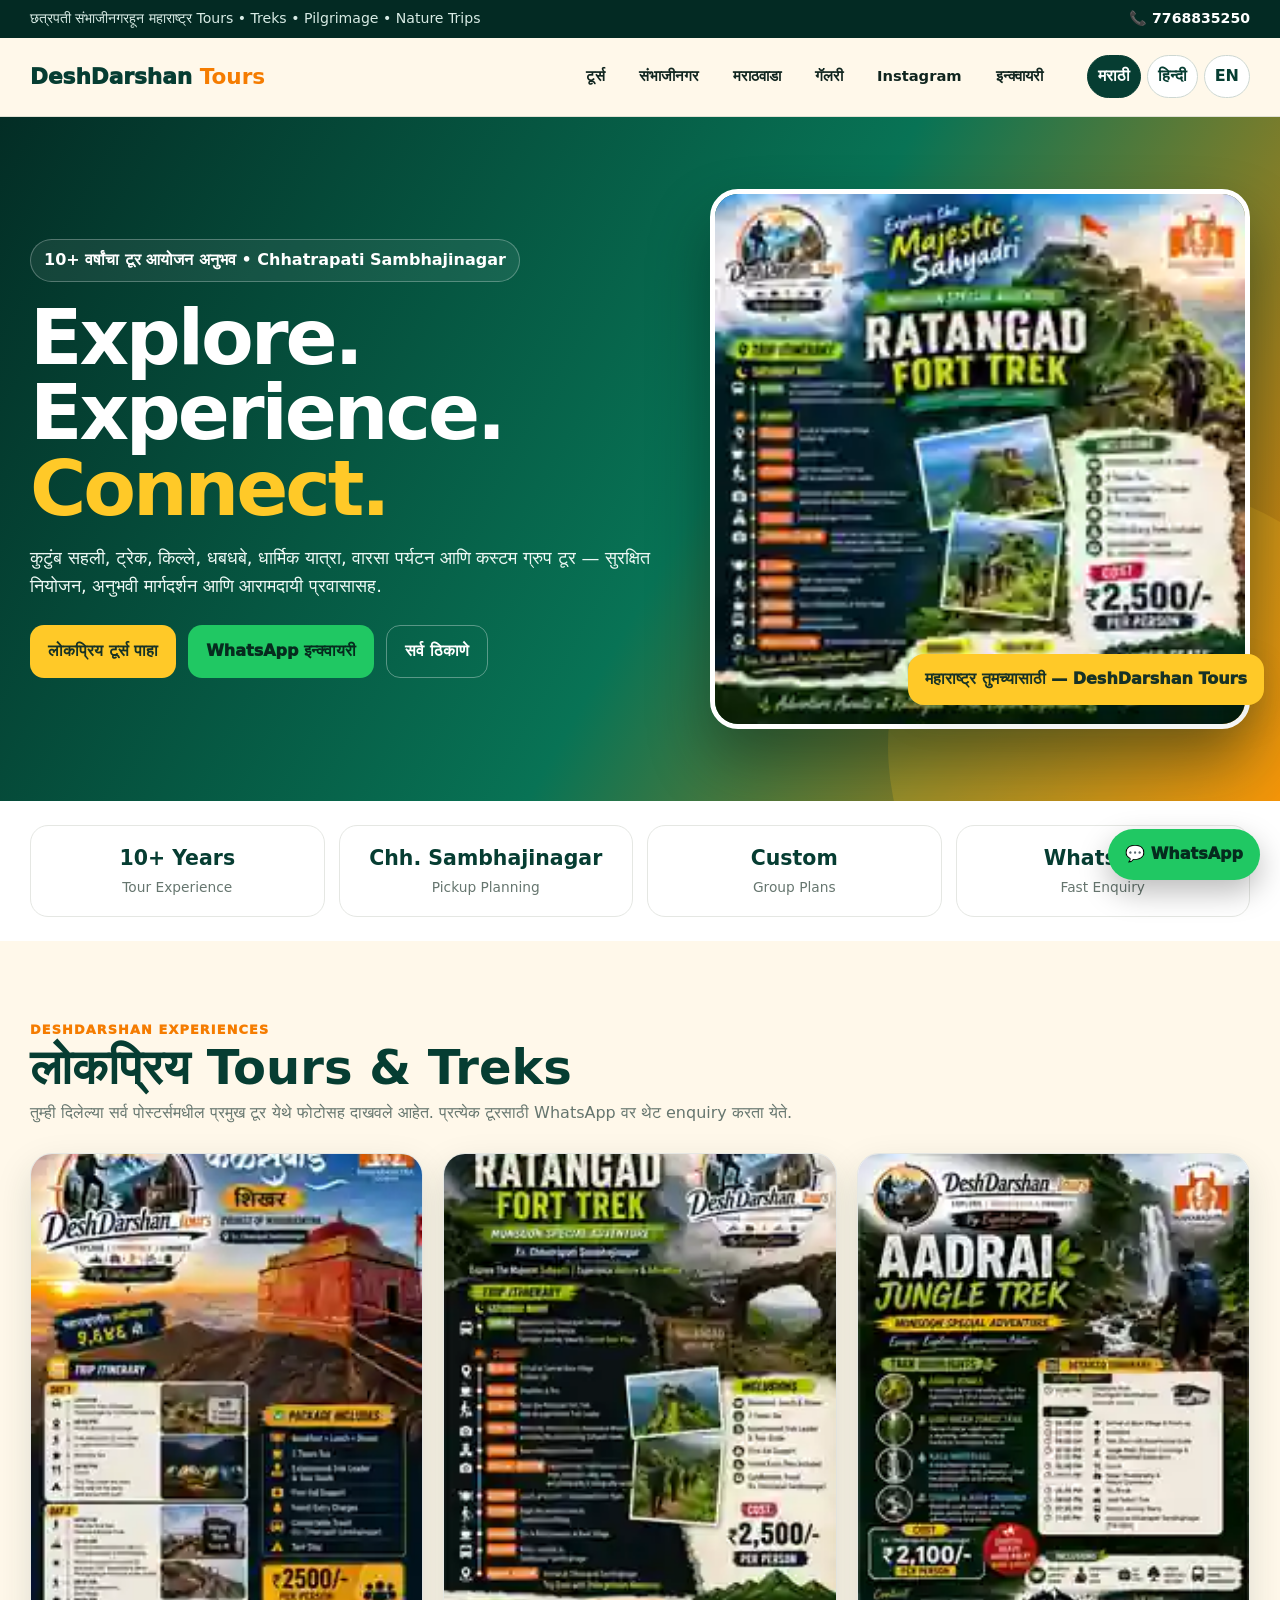
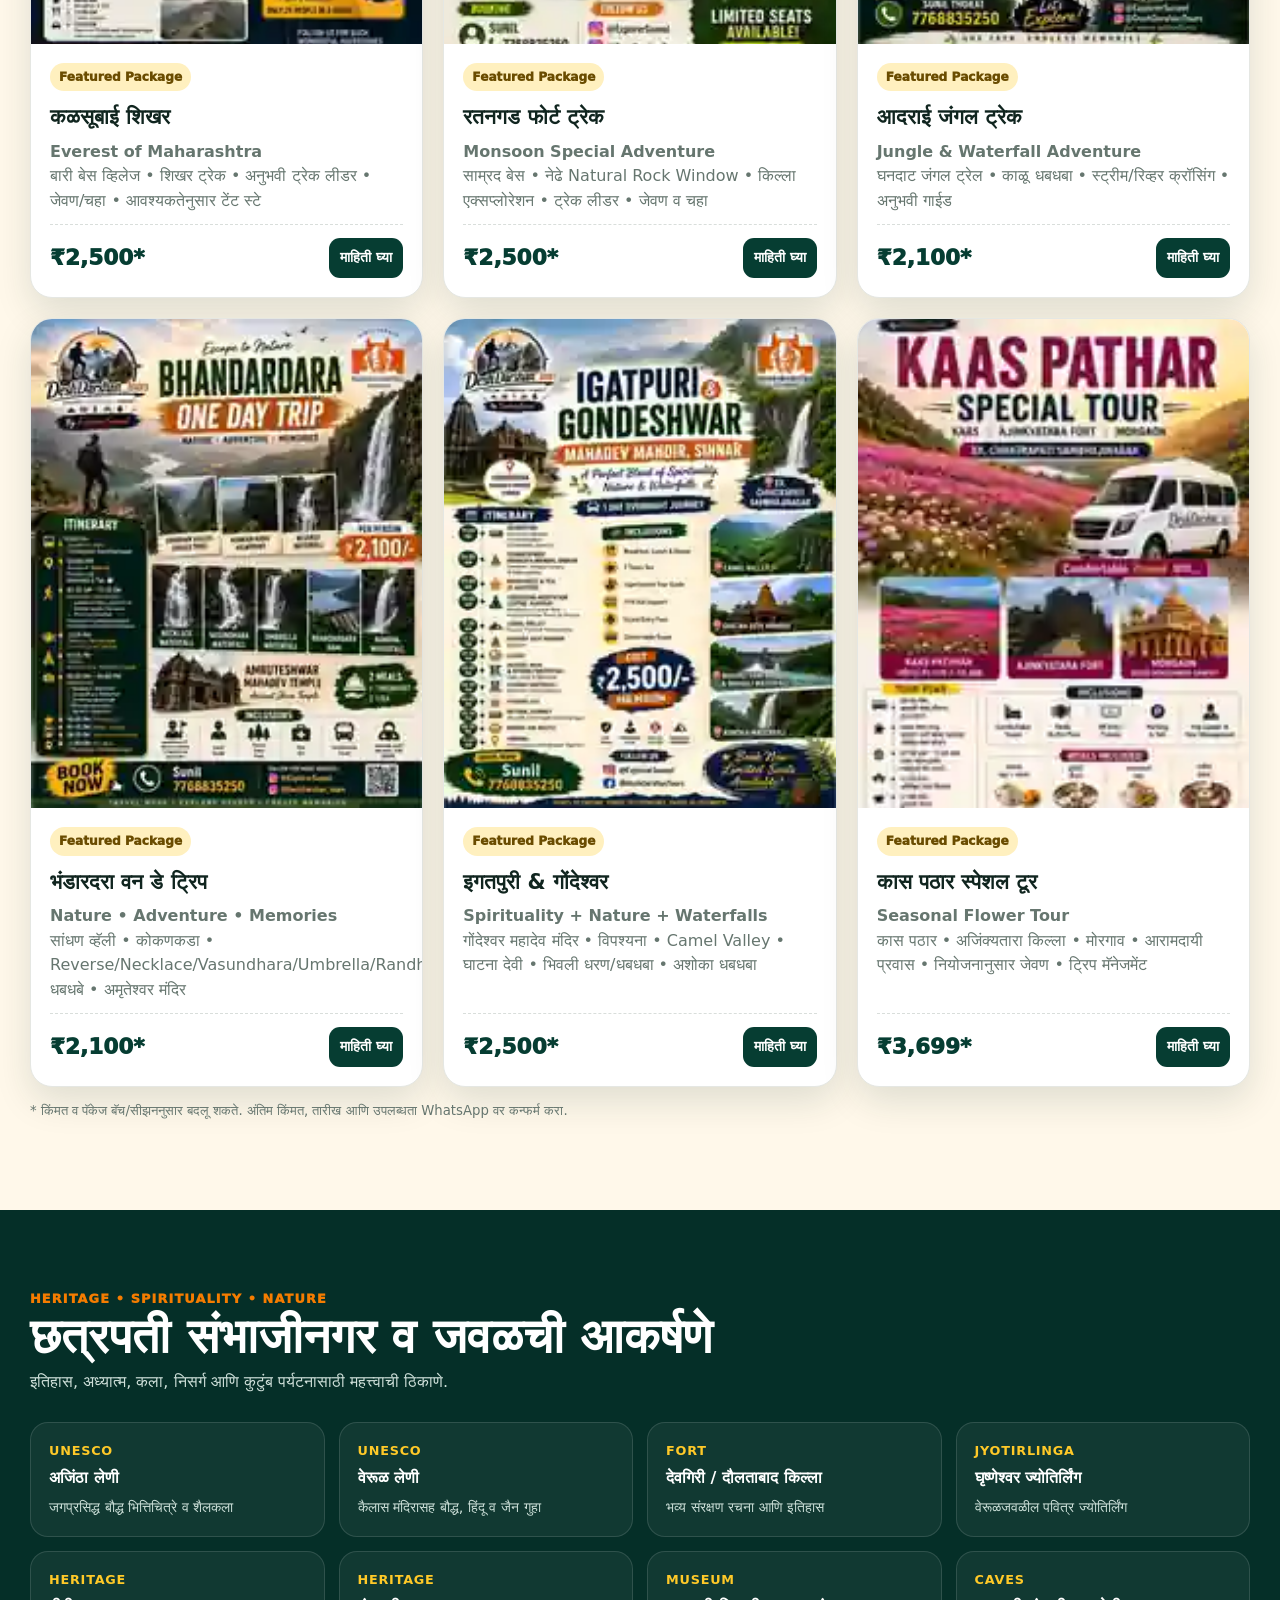
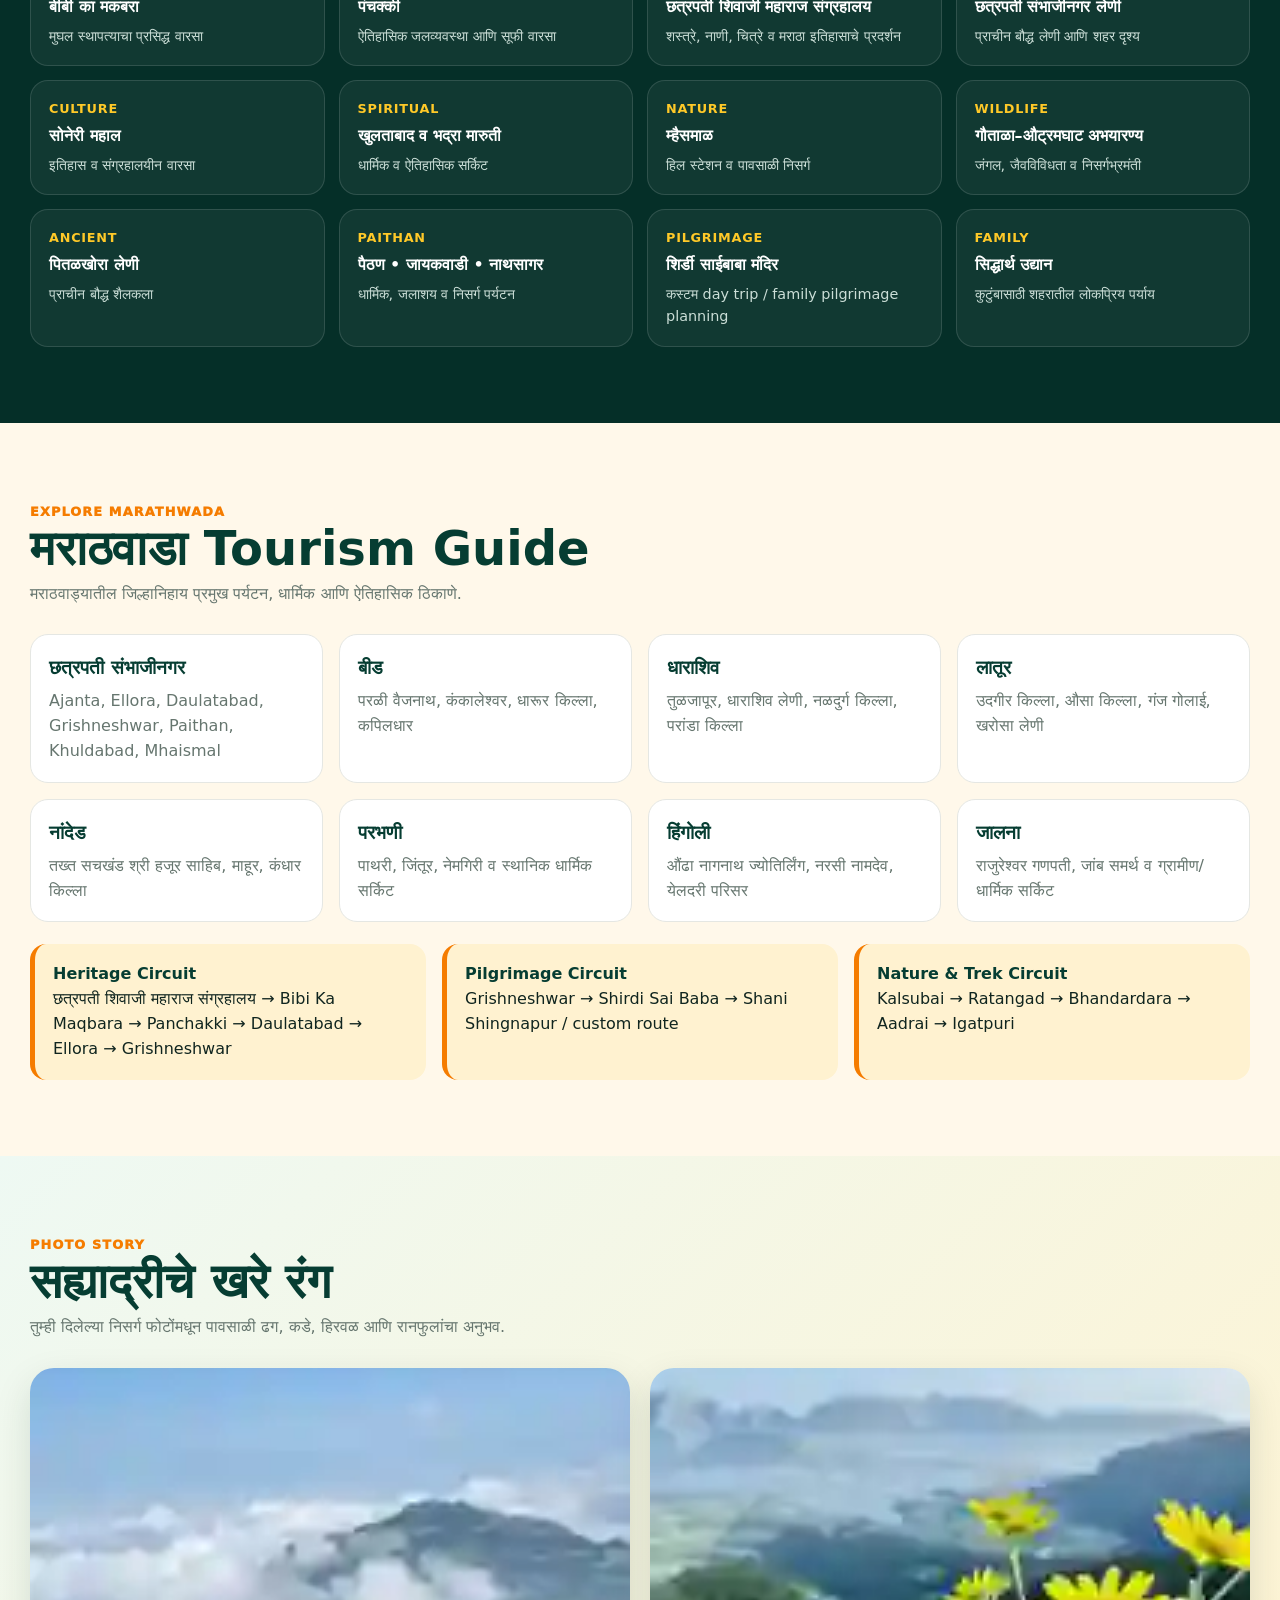
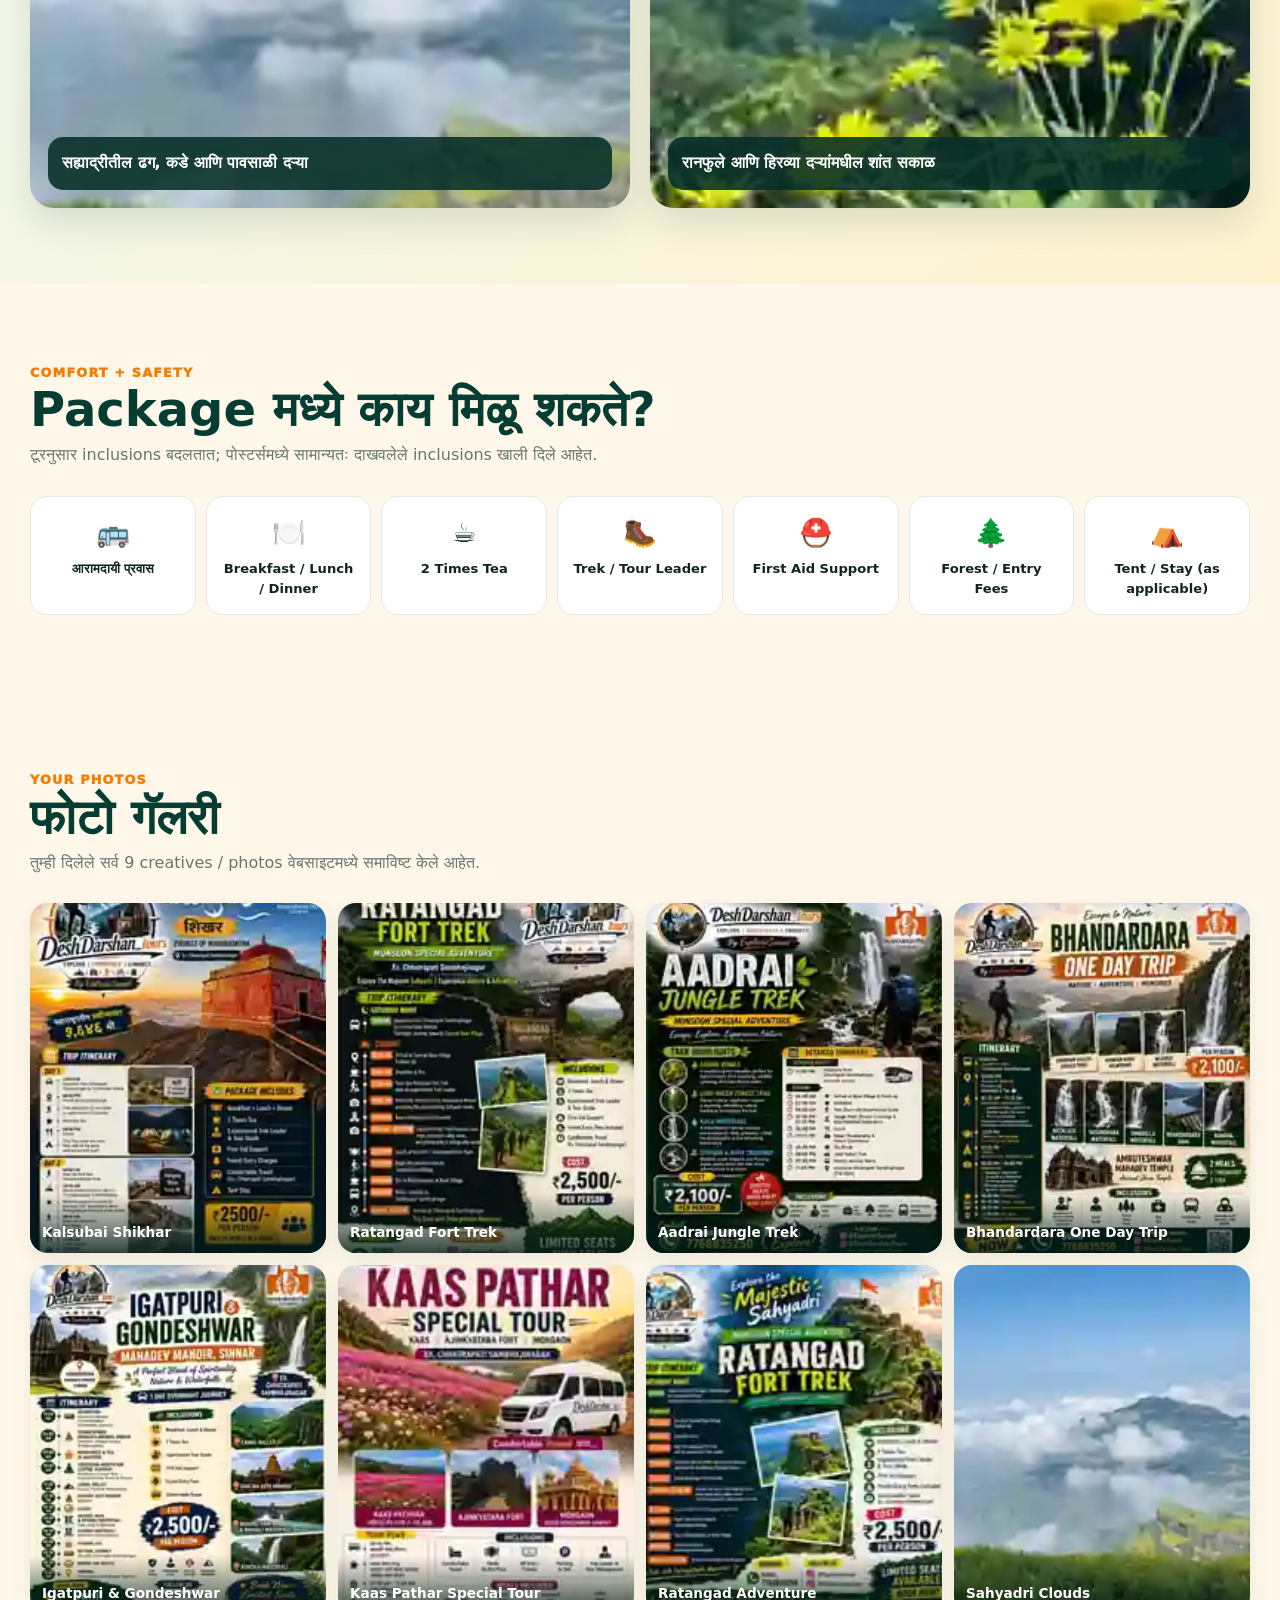
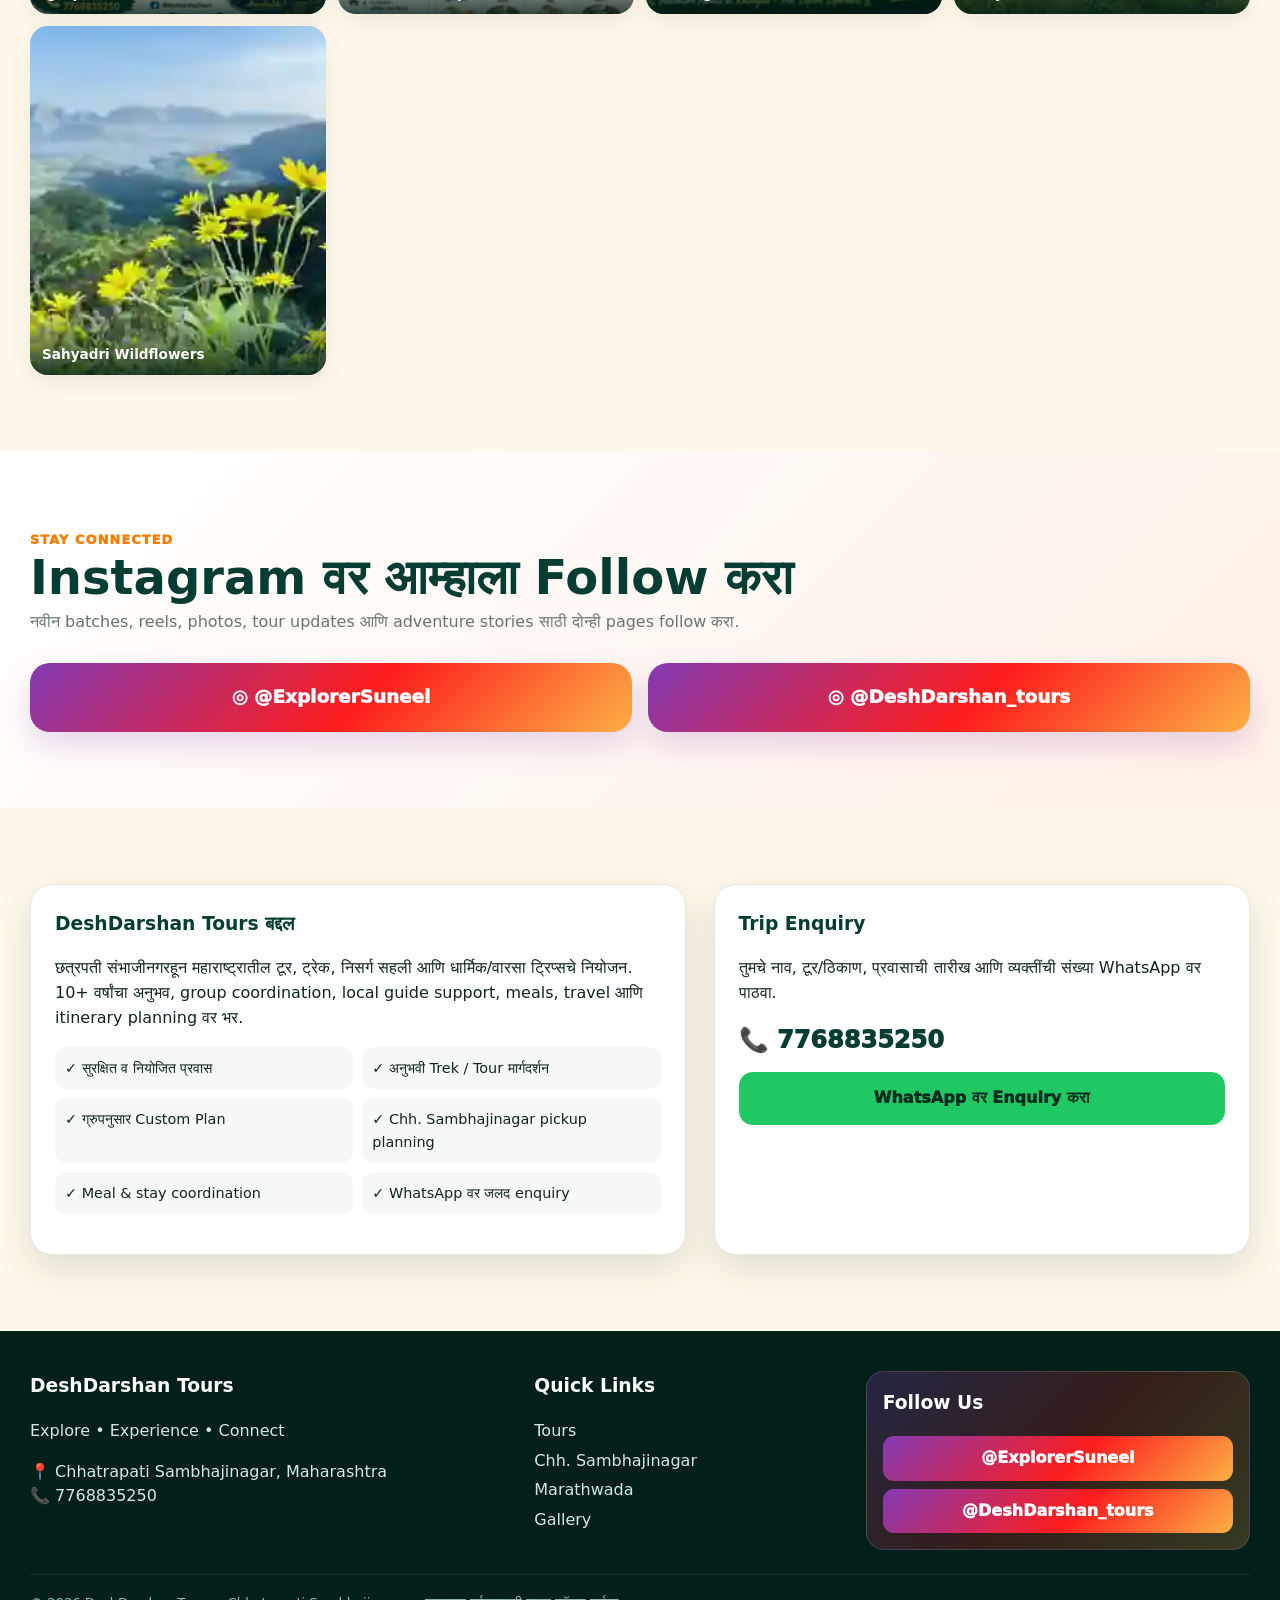
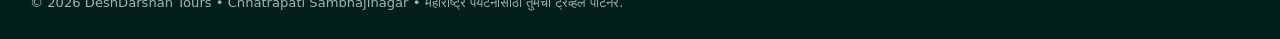
<file: index.html>
<!doctype html><html lang="mr"><head><meta charset="utf-8"><meta name="viewport" content="width=device-width,initial-scale=1"><title>DeshDarshan Tours</title><meta name="description" content="DeshDarshan Tours - Maharashtra tours and treks from Chhatrapati Sambhajinagar."></head><body><p>Opening DeshDarshan Tours…</p><script>(function(){var l=localStorage.getItem('deshdarshanLang')||'mr';if(!['mr','hi','en'].includes(l))l='mr';var f=l==='mr'?'index.html':l+'.html';var m=matchMedia('(max-width:1024px)').matches||/Android|iPhone|iPad|iPod|Mobile/i.test(navigator.userAgent);location.replace((m?'mobile-tablet/':'desktop/')+f)})();</script><noscript><a href="desktop/index.html">Open Website</a></noscript></body></html>
</file>
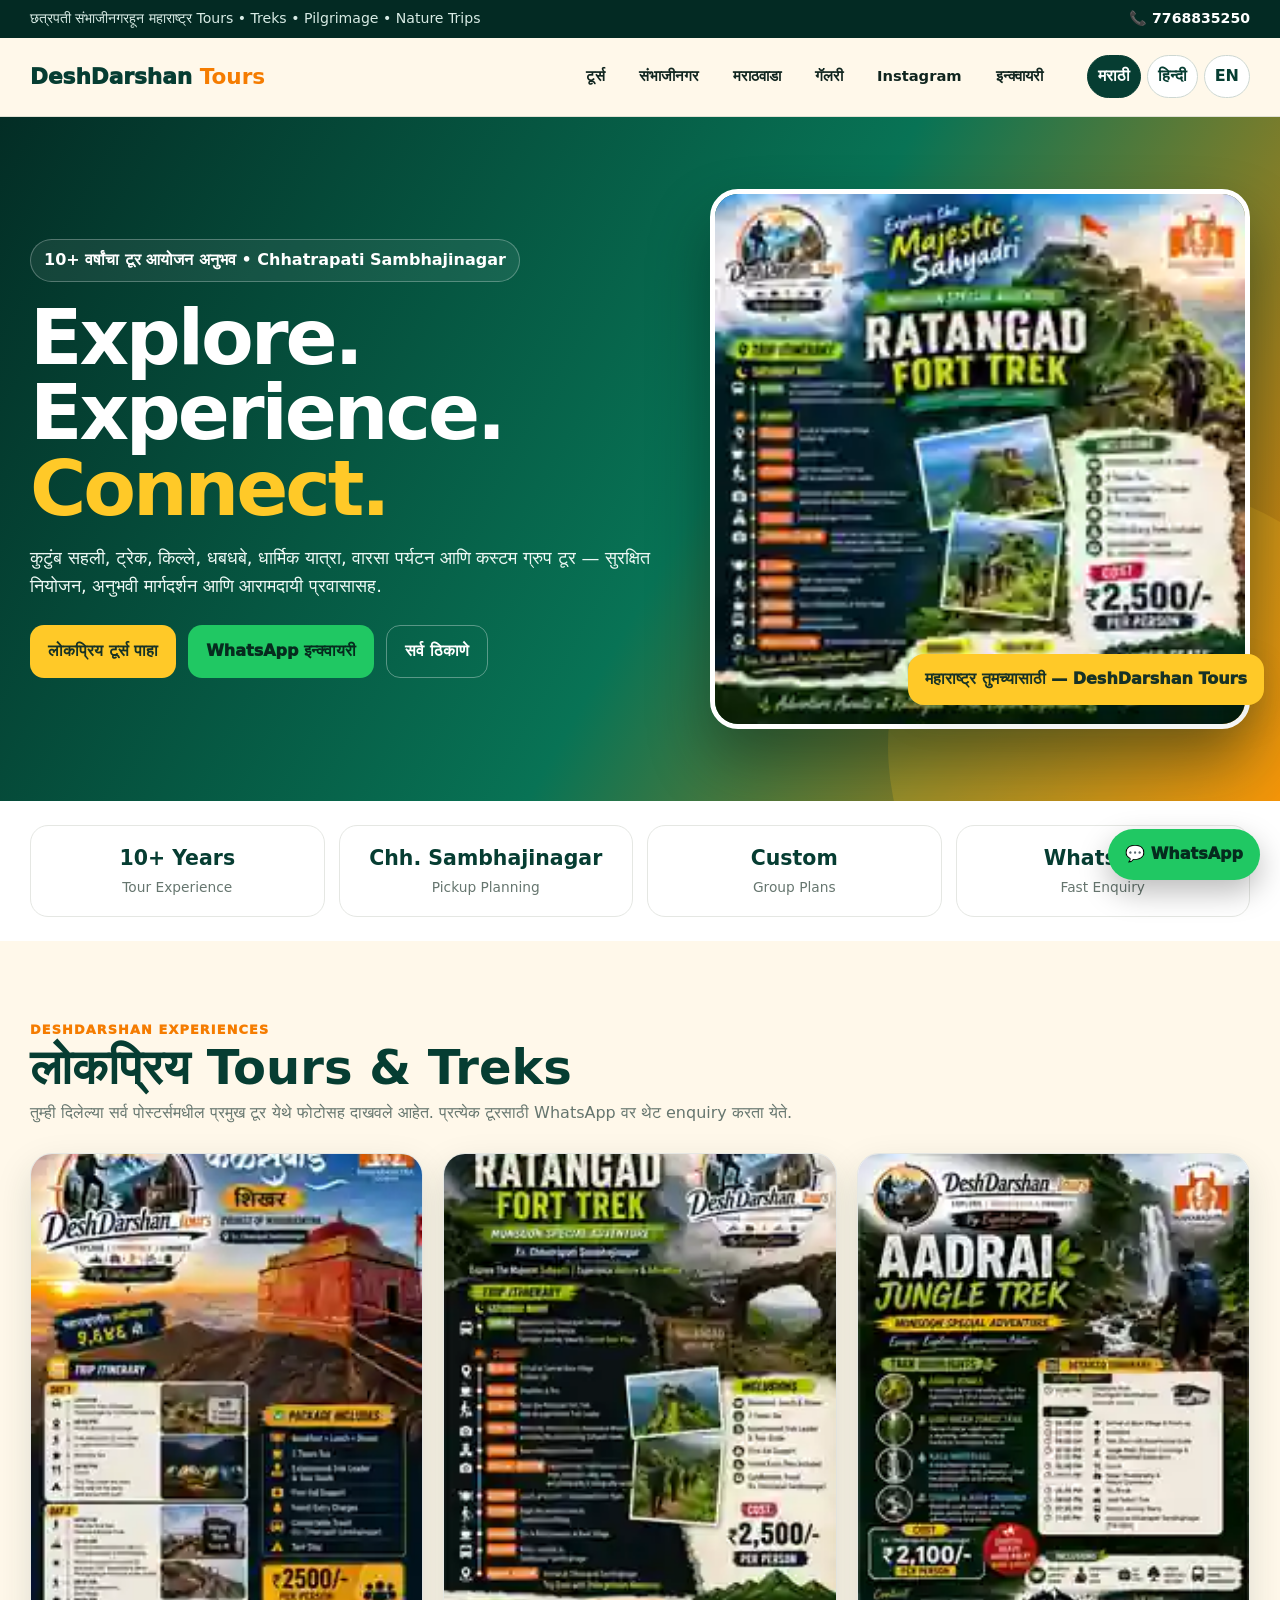
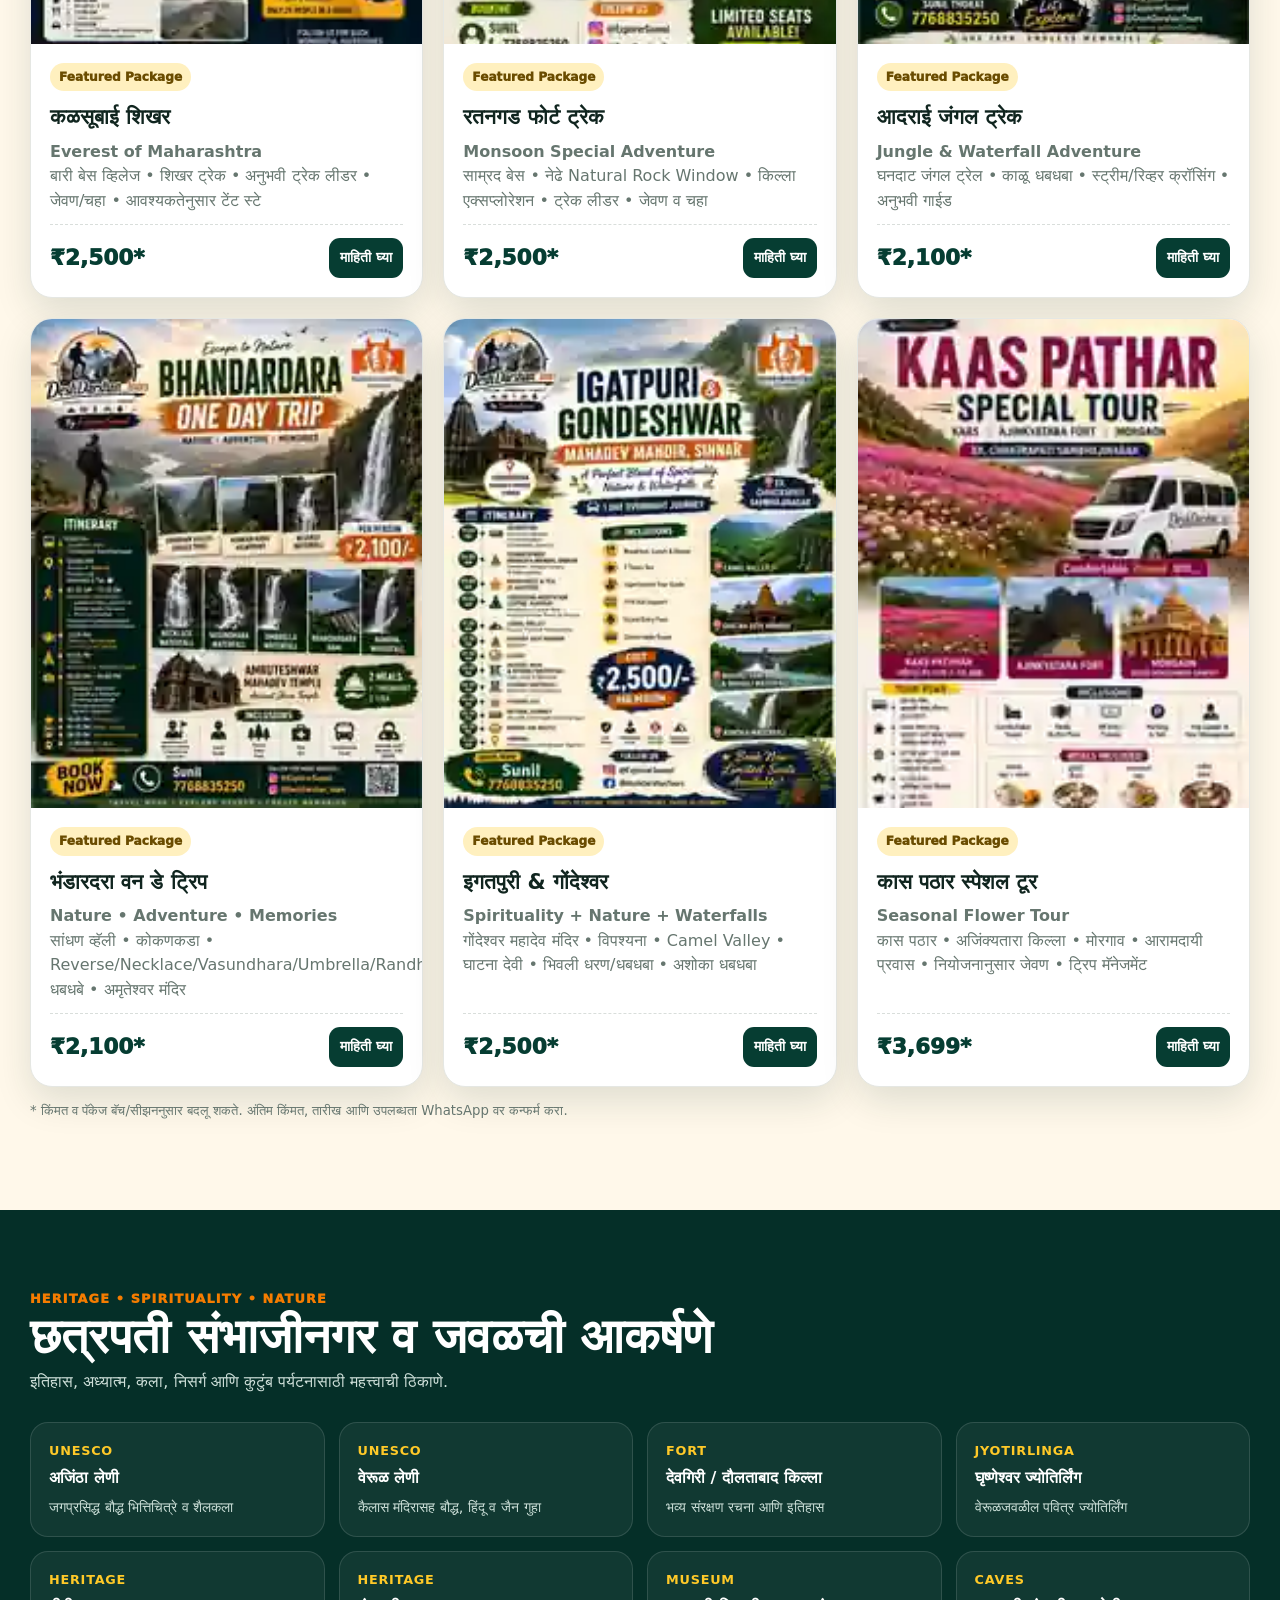
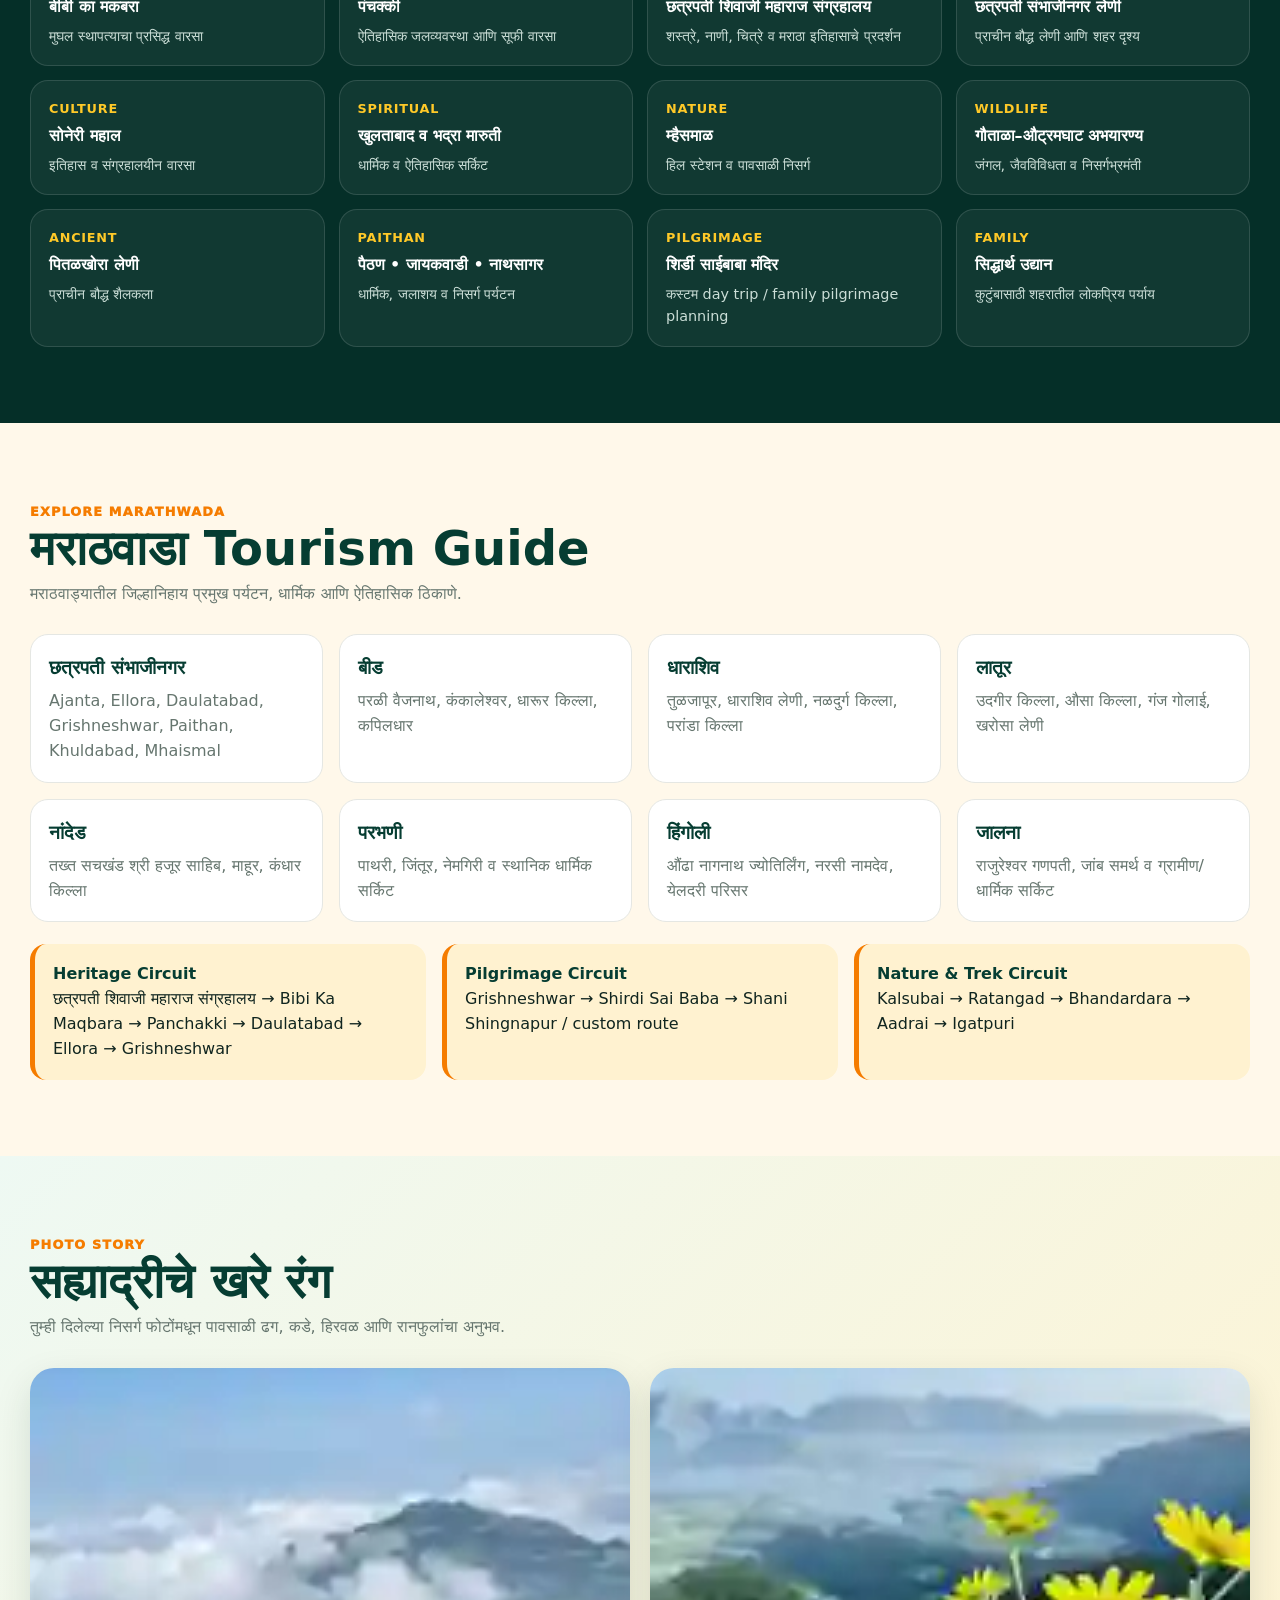
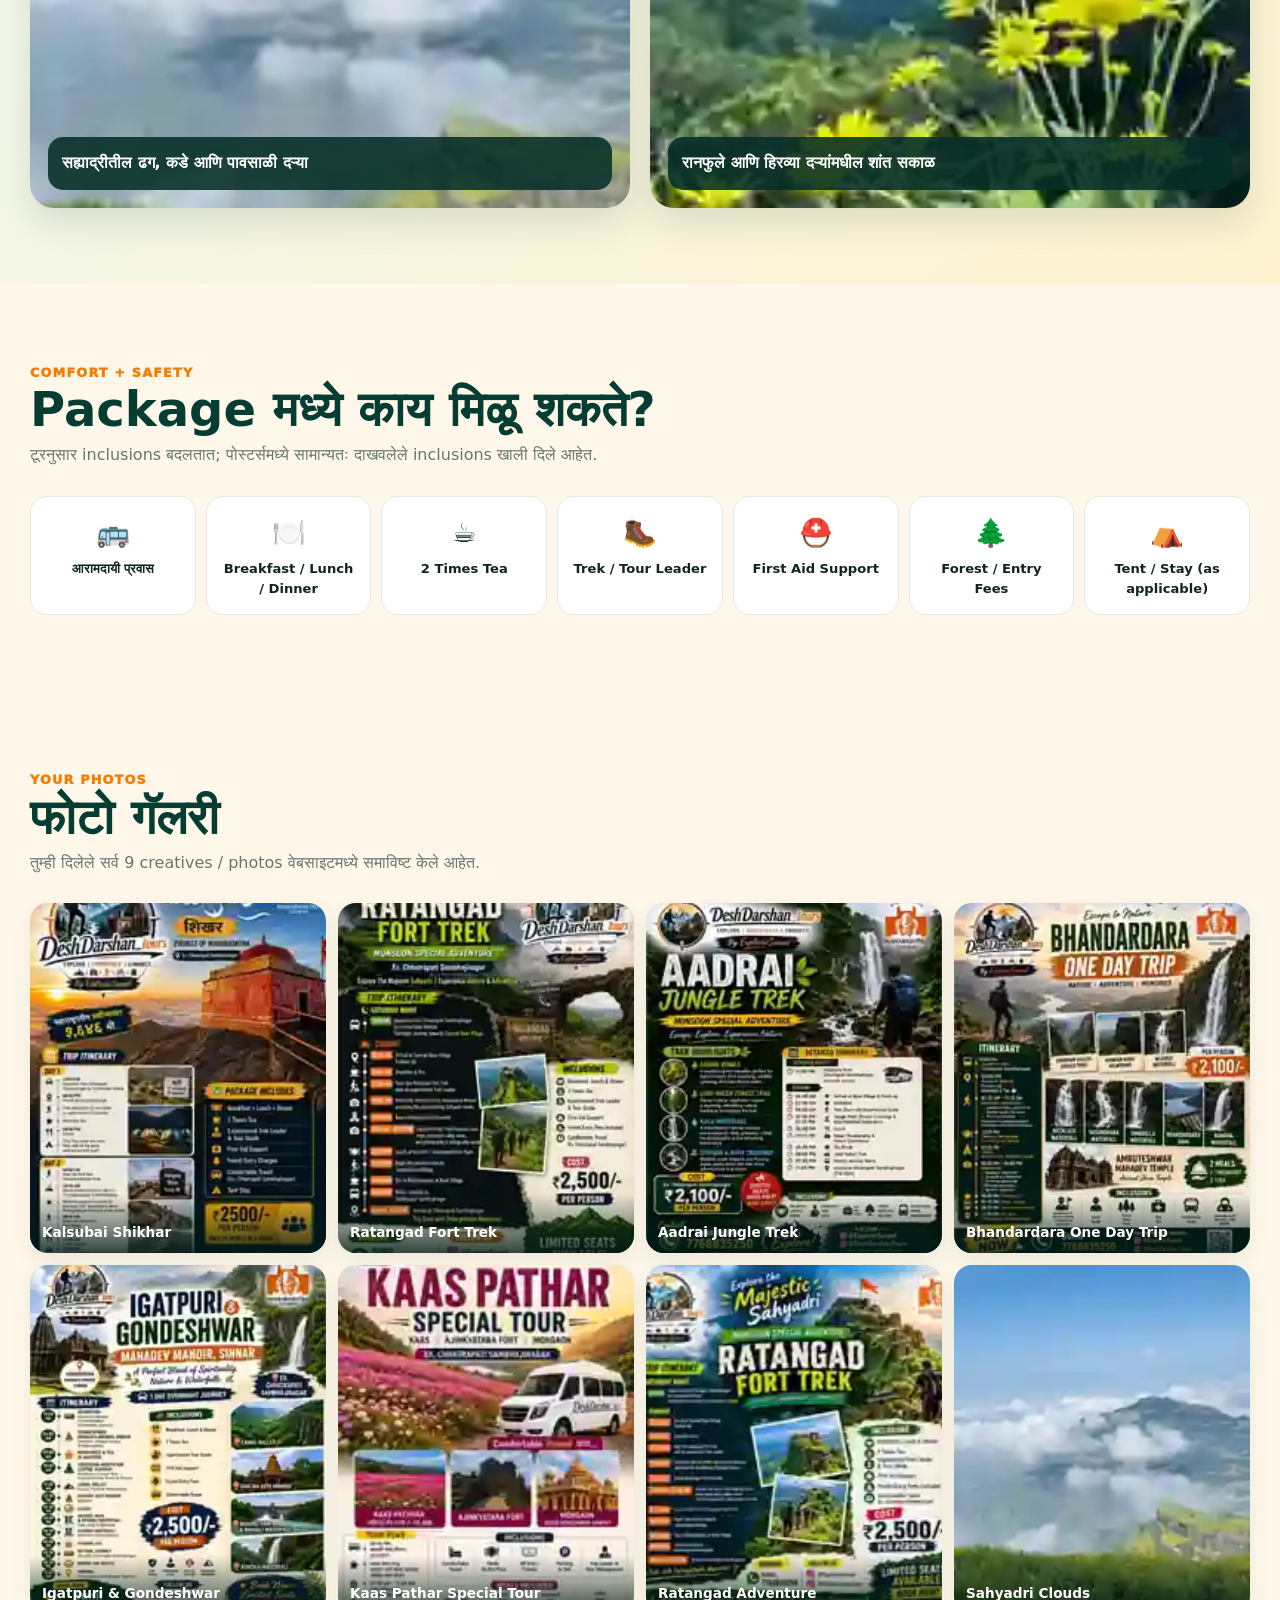
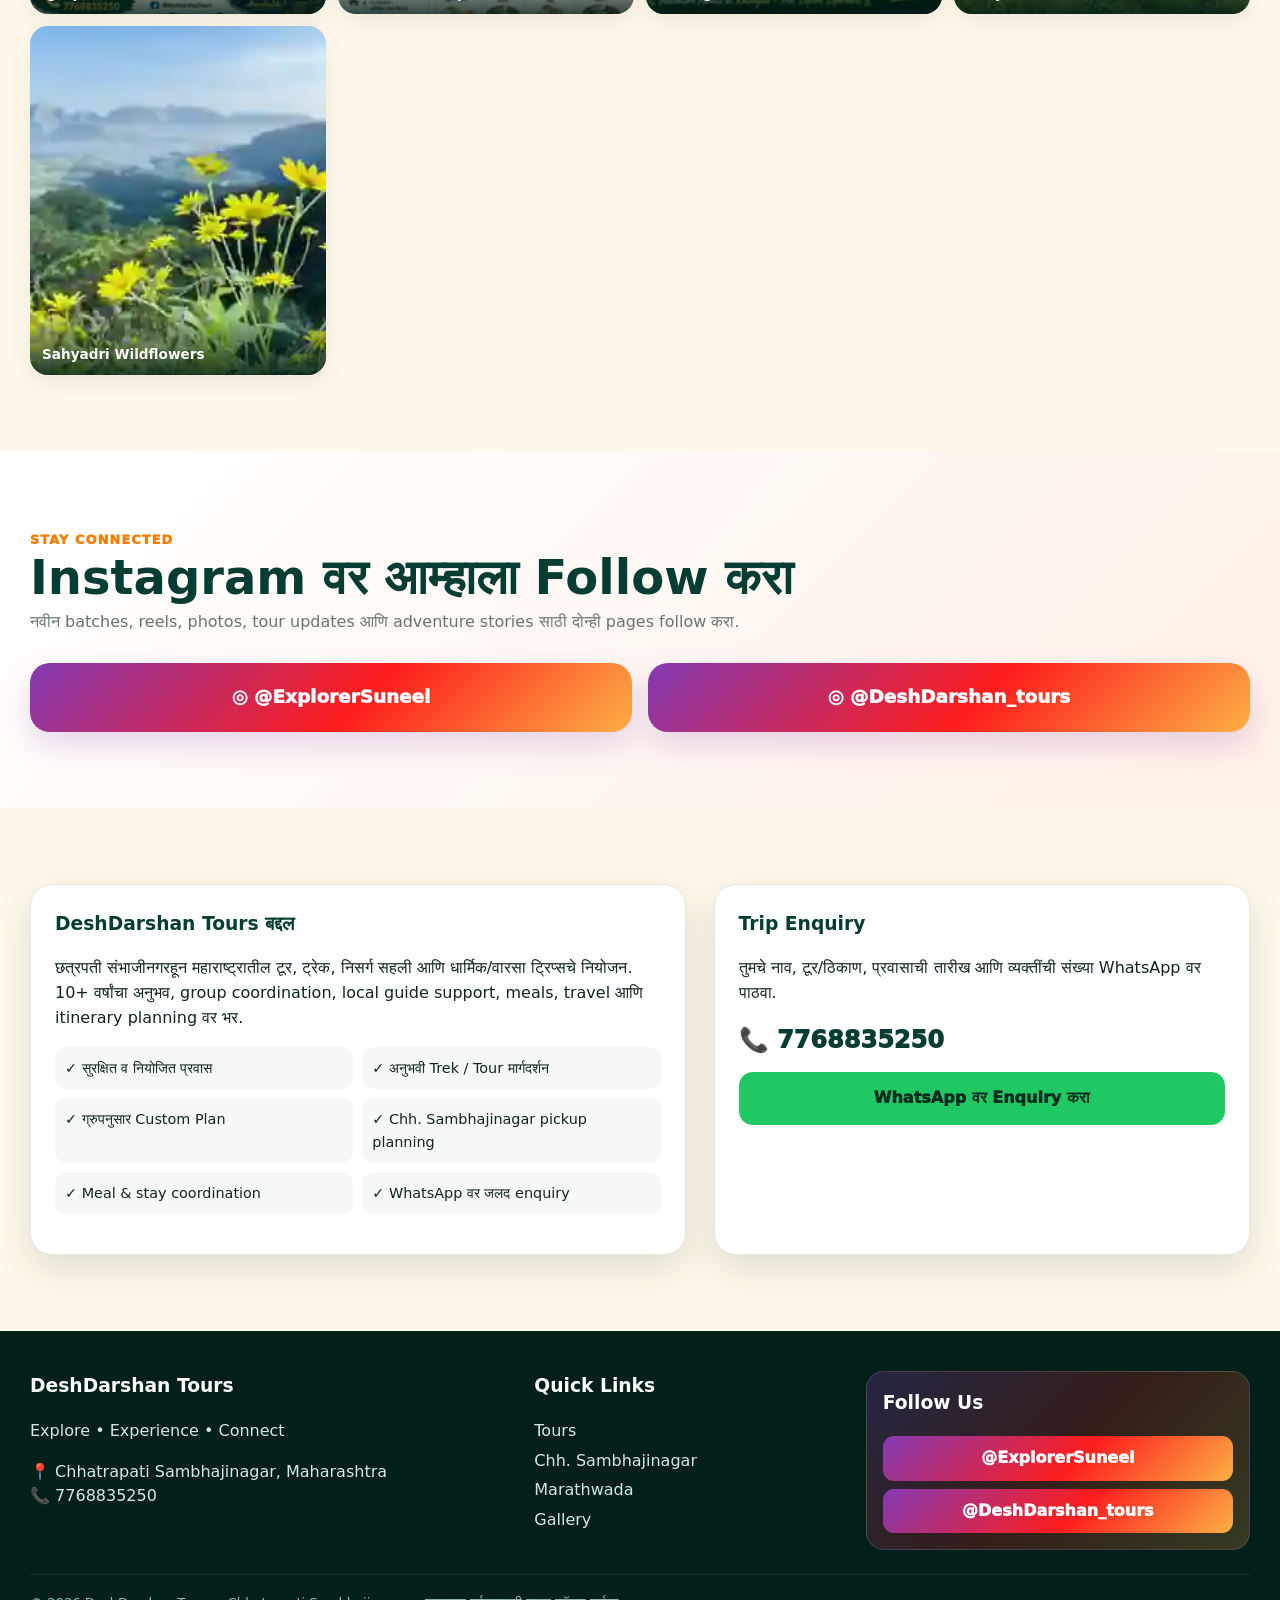
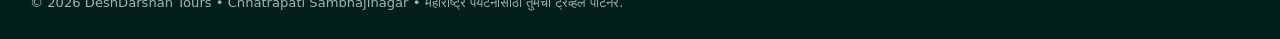
<file: desktop/index.html>
<!doctype html><html lang="mr"><head><meta charset="utf-8"><meta name="viewport" content="width=device-width,initial-scale=1"><meta name="theme-color" content="#063d32"><meta name="description" content="DeshDarshan Tours — Maharashtra tours, treks, heritage, pilgrimage and nature trips from Chhatrapati Sambhajinagar."><link rel="stylesheet" href="../site.css"><title>DeshDarshan Tours | Chhatrapati Sambhajinagar</title></head>
<body data-device="desktop"><div class="topbar"><div class="wrap"><span>छत्रपती संभाजीनगरहून महाराष्ट्र Tours • Treks • Pilgrimage • Nature Trips</span><a href="tel:+917768835250">📞 7768835250</a></div></div>
<header><nav class="wrap"><a class="brand" href="#top">DeshDarshan <b>Tours</b></a><button id="menuBtn" class="hamburger" onclick="document.getElementById('navLinks').classList.toggle('open')">☰ Menu</button><div id="navLinks" class="navlinks"><a href="#tours">टूर्स</a><a href="#places">संभाजीनगर</a><a href="#mar">मराठवाडा</a><a href="#gallery">गॅलरी</a><a href="#social">Instagram</a><a href="#contact" class="generic-wa" target="_blank">इन्क्वायरी</a></div><div class="lang"><button class="active" onclick="switchLang('mr')">मराठी</button><button class="" onclick="switchLang('hi')">हिन्दी</button><button class="" onclick="switchLang('en')">EN</button></div></nav></header>
<main id="top"><section class="hero"><div class="wrap hero-grid"><div><span class="eyebrow">10+ वर्षांचा टूर आयोजन अनुभव • Chhatrapati Sambhajinagar</span><h1>Explore. Experience. <em>Connect.</em></h1><p>कुटुंब सहली, ट्रेक, किल्ले, धबधबे, धार्मिक यात्रा, वारसा पर्यटन आणि कस्टम ग्रुप टूर — सुरक्षित नियोजन, अनुभवी मार्गदर्शन आणि आरामदायी प्रवासासह.</p><div class="cta-row"><a class="btn btn-primary" href="#tours">लोकप्रिय टूर्स पाहा</a><a class="btn btn-whatsapp" target="_blank" rel="noopener" href="https://wa.me/917768835250?text=Namaskar%20%2F%20Namaste%20%2F%20Hello%20DeshDarshan%20Tours%2C%20I%20want%20to%20enquire%20about%20a%20tour.">WhatsApp इन्क्वायरी</a><a class="btn btn-outline" href="#places">सर्व ठिकाणे</a></div></div><div class="hero-visual"><img src="../assets/ratangad-square.webp" alt="Ratangad adventure"><span class="hero-badge">महाराष्ट्र तुमच्यासाठी — DeshDarshan Tours</span></div></div></section>
<div class="stats"><div class="wrap stats-grid"><div class="stat"><strong>10+ Years</strong><span>Tour Experience</span></div><div class="stat"><strong>Chh. Sambhajinagar</strong><span>Pickup Planning</span></div><div class="stat"><strong>Custom</strong><span>Group Plans</span></div><div class="stat"><strong>WhatsApp</strong><span>Fast Enquiry</span></div></div></div>
<section id="tours"><div class="wrap"><div class="section-head"><div><span class="section-tag">DeshDarshan Experiences</span><h2>लोकप्रिय Tours &amp; Treks</h2><p>तुम्ही दिलेल्या सर्व पोस्टर्समधील प्रमुख टूर येथे फोटोसह दाखवले आहेत. प्रत्येक टूरसाठी WhatsApp वर थेट enquiry करता येते.</p></div></div><div class="tour-grid"><article class="tour-card"><img loading="lazy" src="../assets/kalsubai-shikhar.webp" alt="कळसूबाई शिखर"><div class="tour-body"><span class="pill">Featured Package</span><h3>कळसूबाई शिखर</h3><p><b>Everest of Maharashtra</b><br>बारी बेस व्हिलेज • शिखर ट्रेक • अनुभवी ट्रेक लीडर • जेवण/चहा • आवश्यकतेनुसार टेंट स्टे</p><div class="tour-foot"><span class="price">₹2,500*</span><a class="enquire" target="_blank" rel="noopener" href="https://wa.me/917768835250?text=DeshDarshan%20Tours%20-%20%E0%A4%95%E0%A4%B3%E0%A4%B8%E0%A5%82%E0%A4%AC%E0%A4%BE%E0%A4%88%20%E0%A4%B6%E0%A4%BF%E0%A4%96%E0%A4%B0%20enquiry">माहिती घ्या</a></div></div></article><article class="tour-card"><img loading="lazy" src="../assets/ratangad-fort-trek.webp" alt="रतनगड फोर्ट ट्रेक"><div class="tour-body"><span class="pill">Featured Package</span><h3>रतनगड फोर्ट ट्रेक</h3><p><b>Monsoon Special Adventure</b><br>साम्रद बेस • नेढे Natural Rock Window • किल्ला एक्सप्लोरेशन • ट्रेक लीडर • जेवण व चहा</p><div class="tour-foot"><span class="price">₹2,500*</span><a class="enquire" target="_blank" rel="noopener" href="https://wa.me/917768835250?text=DeshDarshan%20Tours%20-%20%E0%A4%B0%E0%A4%A4%E0%A4%A8%E0%A4%97%E0%A4%A1%20%E0%A4%AB%E0%A5%8B%E0%A4%B0%E0%A5%8D%E0%A4%9F%20%E0%A4%9F%E0%A5%8D%E0%A4%B0%E0%A5%87%E0%A4%95%20enquiry">माहिती घ्या</a></div></div></article><article class="tour-card"><img loading="lazy" src="../assets/aadrai-jungle-trek.webp" alt="आदराई जंगल ट्रेक"><div class="tour-body"><span class="pill">Featured Package</span><h3>आदराई जंगल ट्रेक</h3><p><b>Jungle &amp; Waterfall Adventure</b><br>घनदाट जंगल ट्रेल • काळू धबधबा • स्ट्रीम/रिव्हर क्रॉसिंग • अनुभवी गाईड</p><div class="tour-foot"><span class="price">₹2,100*</span><a class="enquire" target="_blank" rel="noopener" href="https://wa.me/917768835250?text=DeshDarshan%20Tours%20-%20%E0%A4%86%E0%A4%A6%E0%A4%B0%E0%A4%BE%E0%A4%88%20%E0%A4%9C%E0%A4%82%E0%A4%97%E0%A4%B2%20%E0%A4%9F%E0%A5%8D%E0%A4%B0%E0%A5%87%E0%A4%95%20enquiry">माहिती घ्या</a></div></div></article><article class="tour-card"><img loading="lazy" src="../assets/bhandardara-one-day-trip.webp" alt="भंडारदरा वन डे ट्रिप"><div class="tour-body"><span class="pill">Featured Package</span><h3>भंडारदरा वन डे ट्रिप</h3><p><b>Nature • Adventure • Memories</b><br>सांधण व्हॅली • कोकणकडा • Reverse/Necklace/Vasundhara/Umbrella/Randha धबधबे • अमृतेश्वर मंदिर</p><div class="tour-foot"><span class="price">₹2,100*</span><a class="enquire" target="_blank" rel="noopener" href="https://wa.me/917768835250?text=DeshDarshan%20Tours%20-%20%E0%A4%AD%E0%A4%82%E0%A4%A1%E0%A4%BE%E0%A4%B0%E0%A4%A6%E0%A4%B0%E0%A4%BE%20%E0%A4%B5%E0%A4%A8%20%E0%A4%A1%E0%A5%87%20%E0%A4%9F%E0%A5%8D%E0%A4%B0%E0%A4%BF%E0%A4%AA%20enquiry">माहिती घ्या</a></div></div></article><article class="tour-card"><img loading="lazy" src="../assets/igatpuri-gondeshwar.webp" alt="इगतपुरी &amp; गोंदेश्वर"><div class="tour-body"><span class="pill">Featured Package</span><h3>इगतपुरी &amp; गोंदेश्वर</h3><p><b>Spirituality + Nature + Waterfalls</b><br>गोंदेश्वर महादेव मंदिर • विपश्यना • Camel Valley • घाटना देवी • भिवली धरण/धबधबा • अशोका धबधबा</p><div class="tour-foot"><span class="price">₹2,500*</span><a class="enquire" target="_blank" rel="noopener" href="https://wa.me/917768835250?text=DeshDarshan%20Tours%20-%20%E0%A4%87%E0%A4%97%E0%A4%A4%E0%A4%AA%E0%A5%81%E0%A4%B0%E0%A5%80%20%26%20%E0%A4%97%E0%A5%8B%E0%A4%82%E0%A4%A6%E0%A5%87%E0%A4%B6%E0%A5%8D%E0%A4%B5%E0%A4%B0%20enquiry">माहिती घ्या</a></div></div></article><article class="tour-card"><img loading="lazy" src="../assets/kaas-pathar-special-tour.webp" alt="कास पठार स्पेशल टूर"><div class="tour-body"><span class="pill">Featured Package</span><h3>कास पठार स्पेशल टूर</h3><p><b>Seasonal Flower Tour</b><br>कास पठार • अजिंक्यतारा किल्ला • मोरगाव • आरामदायी प्रवास • नियोजनानुसार जेवण • ट्रिप मॅनेजमेंट</p><div class="tour-foot"><span class="price">₹3,699*</span><a class="enquire" target="_blank" rel="noopener" href="https://wa.me/917768835250?text=DeshDarshan%20Tours%20-%20%E0%A4%95%E0%A4%BE%E0%A4%B8%20%E0%A4%AA%E0%A4%A0%E0%A4%BE%E0%A4%B0%20%E0%A4%B8%E0%A5%8D%E0%A4%AA%E0%A5%87%E0%A4%B6%E0%A4%B2%20%E0%A4%9F%E0%A5%82%E0%A4%B0%20enquiry">माहिती घ्या</a></div></div></article></div><p class="note">* किंमत व पॅकेज बॅच/सीझननुसार बदलू शकते. अंतिम किंमत, तारीख आणि उपलब्धता WhatsApp वर कन्फर्म करा.</p></div></section>
<section id="places" class="dark"><div class="wrap"><div class="section-head"><div><span class="section-tag">Heritage • Spirituality • Nature</span><h2>छत्रपती संभाजीनगर व जवळची आकर्षणे</h2><p>इतिहास, अध्यात्म, कला, निसर्ग आणि कुटुंब पर्यटनासाठी महत्त्वाची ठिकाणे.</p></div></div><div class="place-grid"><div class="place"><b>UNESCO</b><strong>अजिंठा लेणी</strong><span>जगप्रसिद्ध बौद्ध भित्तिचित्रे व शैलकला</span></div><div class="place"><b>UNESCO</b><strong>वेरूळ लेणी</strong><span>कैलास मंदिरासह बौद्ध, हिंदू व जैन गुहा</span></div><div class="place"><b>Fort</b><strong>देवगिरी / दौलताबाद किल्ला</strong><span>भव्य संरक्षण रचना आणि इतिहास</span></div><div class="place"><b>Jyotirlinga</b><strong>घृष्णेश्वर ज्योतिर्लिंग</strong><span>वेरूळजवळील पवित्र ज्योतिर्लिंग</span></div><div class="place"><b>Heritage</b><strong>बीबी का मकबरा</strong><span>मुघल स्थापत्याचा प्रसिद्ध वारसा</span></div><div class="place"><b>Heritage</b><strong>पंचक्की</strong><span>ऐतिहासिक जलव्यवस्था आणि सूफी वारसा</span></div><div class="place"><b>Museum</b><strong>छत्रपती शिवाजी महाराज संग्रहालय</strong><span>शस्त्रे, नाणी, चित्रे व मराठा इतिहासाचे प्रदर्शन</span></div><div class="place"><b>Caves</b><strong>छत्रपती संभाजीनगर लेणी</strong><span>प्राचीन बौद्ध लेणी आणि शहर दृश्य</span></div><div class="place"><b>Culture</b><strong>सोनेरी महाल</strong><span>इतिहास व संग्रहालयीन वारसा</span></div><div class="place"><b>Spiritual</b><strong>खुलताबाद व भद्रा मारुती</strong><span>धार्मिक व ऐतिहासिक सर्किट</span></div><div class="place"><b>Nature</b><strong>म्हैसमाळ</strong><span>हिल स्टेशन व पावसाळी निसर्ग</span></div><div class="place"><b>Wildlife</b><strong>गौताळा–औट्रमघाट अभयारण्य</strong><span>जंगल, जैवविविधता व निसर्गभ्रमंती</span></div><div class="place"><b>Ancient</b><strong>पितळखोरा लेणी</strong><span>प्राचीन बौद्ध शैलकला</span></div><div class="place"><b>Paithan</b><strong>पैठण • जायकवाडी • नाथसागर</strong><span>धार्मिक, जलाशय व निसर्ग पर्यटन</span></div><div class="place"><b>Pilgrimage</b><strong>शिर्डी साईबाबा मंदिर</strong><span>कस्टम day trip / family pilgrimage planning</span></div><div class="place"><b>Family</b><strong>सिद्धार्थ उद्यान</strong><span>कुटुंबासाठी शहरातील लोकप्रिय पर्याय</span></div></div></div></section>
<section id="mar"><div class="wrap"><div class="section-head"><div><span class="section-tag">Explore Marathwada</span><h2>मराठवाडा Tourism Guide</h2><p>मराठवाड्यातील जिल्हानिहाय प्रमुख पर्यटन, धार्मिक आणि ऐतिहासिक ठिकाणे.</p></div></div><div class="district-grid"><article class="district"><h3>छत्रपती संभाजीनगर</h3><p>Ajanta, Ellora, Daulatabad, Grishneshwar, Paithan, Khuldabad, Mhaismal</p></article><article class="district"><h3>बीड</h3><p>परळी वैजनाथ, कंकालेश्वर, धारूर किल्ला, कपिलधार</p></article><article class="district"><h3>धाराशिव</h3><p>तुळजापूर, धाराशिव लेणी, नळदुर्ग किल्ला, परांडा किल्ला</p></article><article class="district"><h3>लातूर</h3><p>उदगीर किल्ला, औसा किल्ला, गंज गोलाई, खरोसा लेणी</p></article><article class="district"><h3>नांदेड</h3><p>तख्त सचखंड श्री हजूर साहिब, माहूर, कंधार किल्ला</p></article><article class="district"><h3>परभणी</h3><p>पाथरी, जिंतूर, नेमगिरी व स्थानिक धार्मिक सर्किट</p></article><article class="district"><h3>हिंगोली</h3><p>औंढा नागनाथ ज्योतिर्लिंग, नरसी नामदेव, येलदरी परिसर</p></article><article class="district"><h3>जालना</h3><p>राजुरेश्वर गणपती, जांब समर्थ व ग्रामीण/धार्मिक सर्किट</p></article></div><div class="circuits"><div class="circuit"><b>Heritage Circuit</b><br>छत्रपती शिवाजी महाराज संग्रहालय → Bibi Ka Maqbara → Panchakki → Daulatabad → Ellora → Grishneshwar</div><div class="circuit"><b>Pilgrimage Circuit</b><br>Grishneshwar → Shirdi Sai Baba → Shani Shingnapur / custom route</div><div class="circuit"><b>Nature &amp; Trek Circuit</b><br>Kalsubai → Ratangad → Bhandardara → Aadrai → Igatpuri</div></div></div></section>
<section class="story"><div class="wrap"><div class="section-head"><div><span class="section-tag">Photo Story</span><h2>सह्याद्रीचे खरे रंग</h2><p>तुम्ही दिलेल्या निसर्ग फोटोंमधून पावसाळी ढग, कडे, हिरवळ आणि रानफुलांचा अनुभव.</p></div></div><div class="story-grid"><div class="story-photo"><img loading="lazy" src="../assets/sahyadri-clouds.webp" alt="Sahyadri clouds"><div class="story-caption">सह्याद्रीतील ढग, कडे आणि पावसाळी दऱ्या</div></div><div class="story-photo"><img loading="lazy" src="../assets/sahyadri-flowers.webp" alt="Sahyadri flowers"><div class="story-caption">रानफुले आणि हिरव्या दऱ्यांमधील शांत सकाळ</div></div></div></div></section>
<section><div class="wrap"><div class="section-head"><div><span class="section-tag">Comfort + Safety</span><h2>Package मध्ये काय मिळू शकते?</h2><p>टूरनुसार inclusions बदलतात; पोस्टर्समध्ये सामान्यतः दाखवलेले inclusions खाली दिले आहेत.</p></div></div><div class="inclusions"><div class="inc"><div class="ico">🚌</div><span>आरामदायी प्रवास</span></div><div class="inc"><div class="ico">🍽️</div><span>Breakfast / Lunch / Dinner</span></div><div class="inc"><div class="ico">☕</div><span>2 Times Tea</span></div><div class="inc"><div class="ico">🥾</div><span>Trek / Tour Leader</span></div><div class="inc"><div class="ico">⛑️</div><span>First Aid Support</span></div><div class="inc"><div class="ico">🌲</div><span>Forest / Entry Fees</span></div><div class="inc"><div class="ico">⛺</div><span>Tent / Stay (as applicable)</span></div></div></div></section>
<section id="gallery"><div class="wrap"><div class="section-head"><div><span class="section-tag">Your Photos</span><h2>फोटो गॅलरी</h2><p>तुम्ही दिलेले सर्व 9 creatives / photos वेबसाइटमध्ये समाविष्ट केले आहेत.</p></div></div><div class="gallery"><figure onclick="openPic('../assets/kalsubai-shikhar.webp')"><img loading="lazy" src="../assets/kalsubai-shikhar.webp" alt="Kalsubai Shikhar"><figcaption>Kalsubai Shikhar</figcaption></figure><figure onclick="openPic('../assets/ratangad-fort-trek.webp')"><img loading="lazy" src="../assets/ratangad-fort-trek.webp" alt="Ratangad Fort Trek"><figcaption>Ratangad Fort Trek</figcaption></figure><figure onclick="openPic('../assets/aadrai-jungle-trek.webp')"><img loading="lazy" src="../assets/aadrai-jungle-trek.webp" alt="Aadrai Jungle Trek"><figcaption>Aadrai Jungle Trek</figcaption></figure><figure onclick="openPic('../assets/bhandardara-one-day-trip.webp')"><img loading="lazy" src="../assets/bhandardara-one-day-trip.webp" alt="Bhandardara One Day Trip"><figcaption>Bhandardara One Day Trip</figcaption></figure><figure onclick="openPic('../assets/igatpuri-gondeshwar.webp')"><img loading="lazy" src="../assets/igatpuri-gondeshwar.webp" alt="Igatpuri &amp; Gondeshwar"><figcaption>Igatpuri &amp; Gondeshwar</figcaption></figure><figure onclick="openPic('../assets/kaas-pathar-special-tour.webp')"><img loading="lazy" src="../assets/kaas-pathar-special-tour.webp" alt="Kaas Pathar Special Tour"><figcaption>Kaas Pathar Special Tour</figcaption></figure><figure onclick="openPic('../assets/ratangad-square.webp')"><img loading="lazy" src="../assets/ratangad-square.webp" alt="Ratangad Adventure"><figcaption>Ratangad Adventure</figcaption></figure><figure onclick="openPic('../assets/sahyadri-clouds.webp')"><img loading="lazy" src="../assets/sahyadri-clouds.webp" alt="Sahyadri Clouds"><figcaption>Sahyadri Clouds</figcaption></figure><figure onclick="openPic('../assets/sahyadri-flowers.webp')"><img loading="lazy" src="../assets/sahyadri-flowers.webp" alt="Sahyadri Wildflowers"><figcaption>Sahyadri Wildflowers</figcaption></figure></div></div></section>
<section id="social" class="social"><div class="wrap"><div class="section-head"><div><span class="section-tag">Stay Connected</span><h2>Instagram वर आम्हाला Follow करा</h2><p>नवीन batches, reels, photos, tour updates आणि adventure stories साठी दोन्ही pages follow करा.</p></div></div><div class="ig-grid"><a class="ig-card" href="https://www.instagram.com/ExplorerSuneel/" target="_blank" rel="noopener">◎ @ExplorerSuneel</a><a class="ig-card" href="https://www.instagram.com/DeshDarshan_tours/" target="_blank" rel="noopener">◎ @DeshDarshan_tours</a></div></div></section>
<section id="contact"><div class="wrap about-contact"><article class="about-card"><h3>DeshDarshan Tours बद्दल</h3><p>छत्रपती संभाजीनगरहून महाराष्ट्रातील टूर, ट्रेक, निसर्ग सहली आणि धार्मिक/वारसा ट्रिप्सचे नियोजन. 10+ वर्षांचा अनुभव, group coordination, local guide support, meals, travel आणि itinerary planning वर भर.</p><div class="check-grid"><div class="check">✓ सुरक्षित व नियोजित प्रवास</div><div class="check">✓ अनुभवी Trek / Tour मार्गदर्शन</div><div class="check">✓ ग्रुपनुसार Custom Plan</div><div class="check">✓ Chh. Sambhajinagar pickup planning</div><div class="check">✓ Meal &amp; stay coordination</div><div class="check">✓ WhatsApp वर जलद enquiry</div></div></article><article class="contact-card"><h3>Trip Enquiry</h3><p>तुमचे नाव, टूर/ठिकाण, प्रवासाची तारीख आणि व्यक्तींची संख्या WhatsApp वर पाठवा.</p><div class="phone">📞 7768835250</div><a class="big-wa" href="https://wa.me/917768835250?text=Namaskar%20%2F%20Namaste%20%2F%20Hello%20DeshDarshan%20Tours%2C%20I%20want%20to%20enquire%20about%20a%20tour." target="_blank" rel="noopener">WhatsApp वर Enquiry करा</a></article></div></section></main>
<footer><div class="wrap footer-grid"><div><h3>DeshDarshan Tours</h3><p>Explore • Experience • Connect</p><p>📍 Chhatrapati Sambhajinagar, Maharashtra<br>📞 <a href="tel:+917768835250">7768835250</a></p></div><div class="footer-links"><h3>Quick Links</h3><a href="#tours">Tours</a><a href="#places">Chh. Sambhajinagar</a><a href="#mar">Marathwada</a><a href="#gallery">Gallery</a></div><div class="footer-social"><h3>Follow Us</h3><a href="https://www.instagram.com/ExplorerSuneel/" target="_blank">@ExplorerSuneel</a><a href="https://www.instagram.com/DeshDarshan_tours/" target="_blank">@DeshDarshan_tours</a></div></div><div class="wrap copyright">© 2026 DeshDarshan Tours • Chhatrapati Sambhajinagar • महाराष्ट्र पर्यटनासाठी तुमचा ट्रॅव्हल पार्टनर.</div></footer>
<a class="float-wa" target="_blank" rel="noopener" href="https://wa.me/917768835250?text=Namaskar%20%2F%20Namaste%20%2F%20Hello%20DeshDarshan%20Tours%2C%20I%20want%20to%20enquire%20about%20a%20tour.">💬 WhatsApp</a>
<div id="lightbox" class="lightbox"><button onclick="closePic()" aria-label="Close">×</button><img id="lightboxImg" alt="Tour photo"></div>
<script>
function switchLang(l){localStorage.setItem('deshdarshanLang',l);location.href=l==='mr'?'index.html':l+'.html'}
function openPic(src){document.getElementById('lightboxImg').src=src;document.getElementById('lightbox').classList.add('open')}
function closePic(){document.getElementById('lightbox').classList.remove('open')}
document.getElementById('lightbox').addEventListener('click',function(e){if(e.target===this)closePic()});
</script></body></html>
</file>
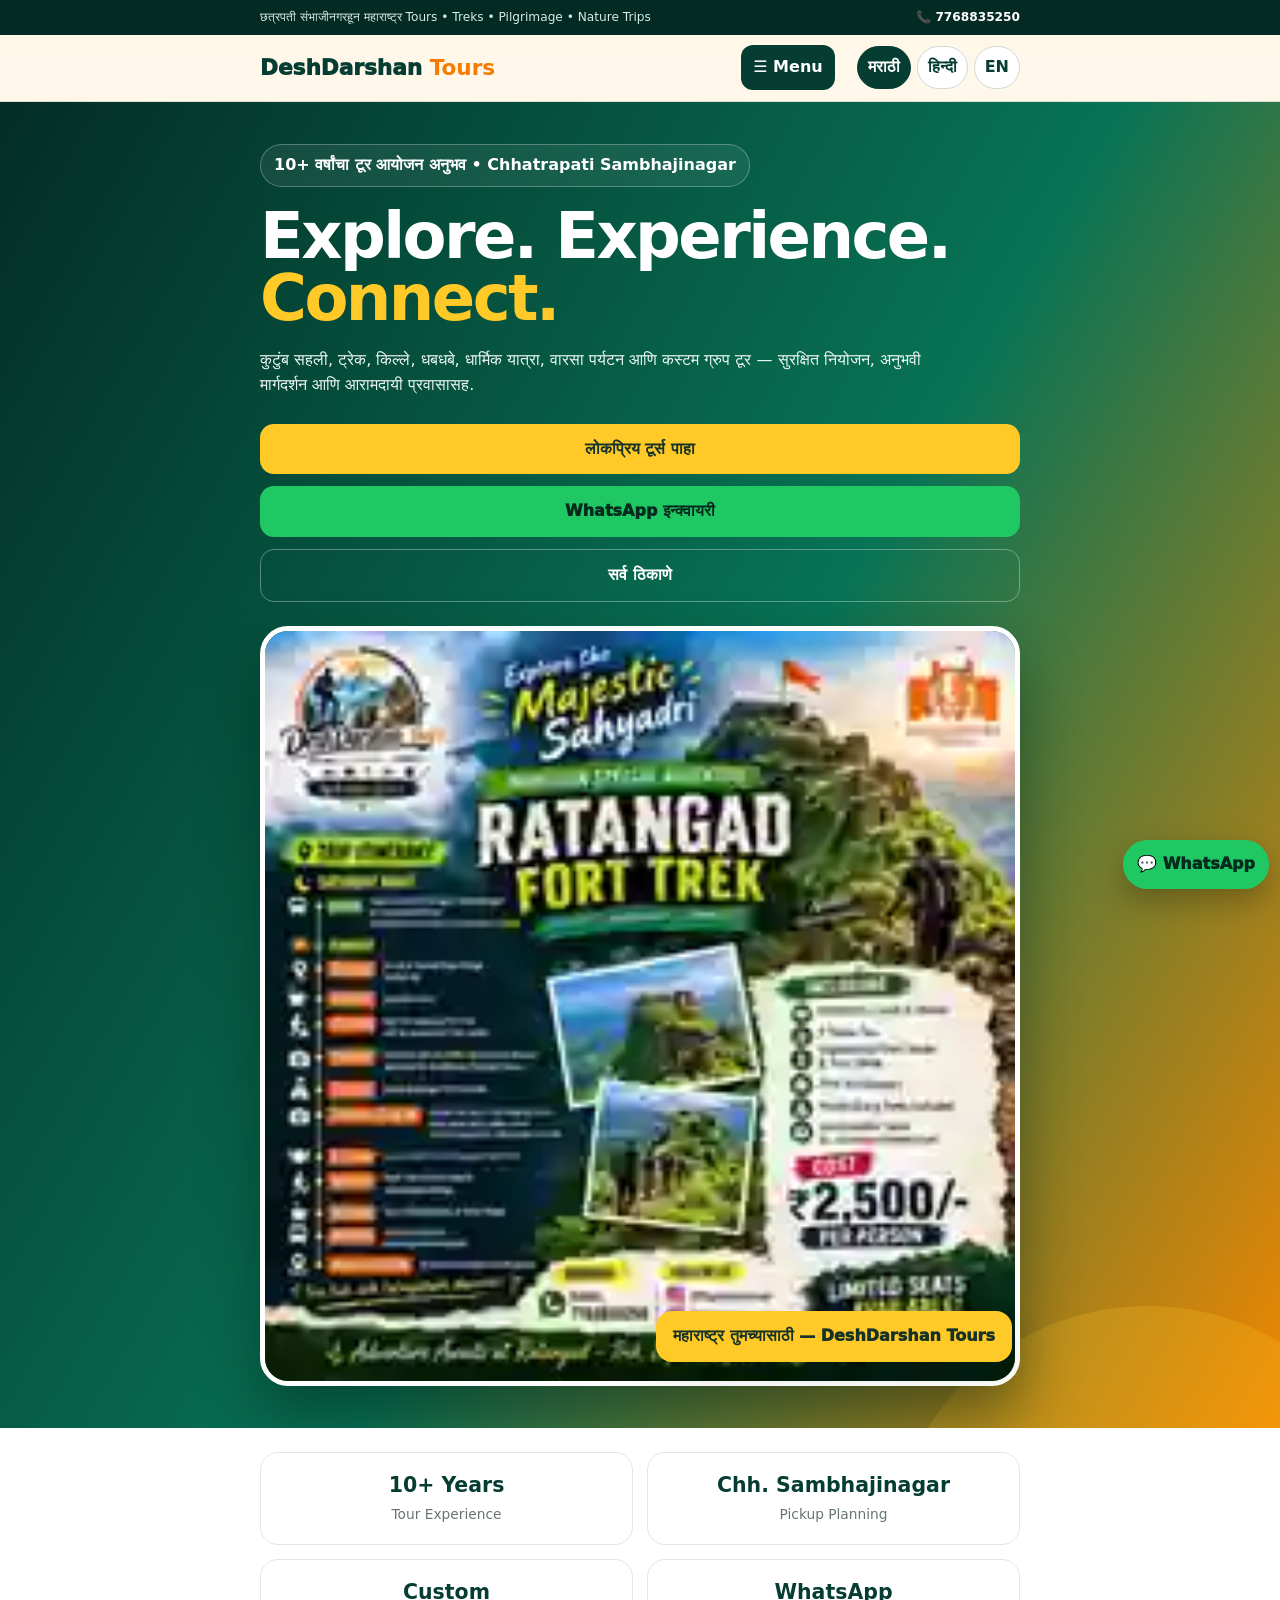
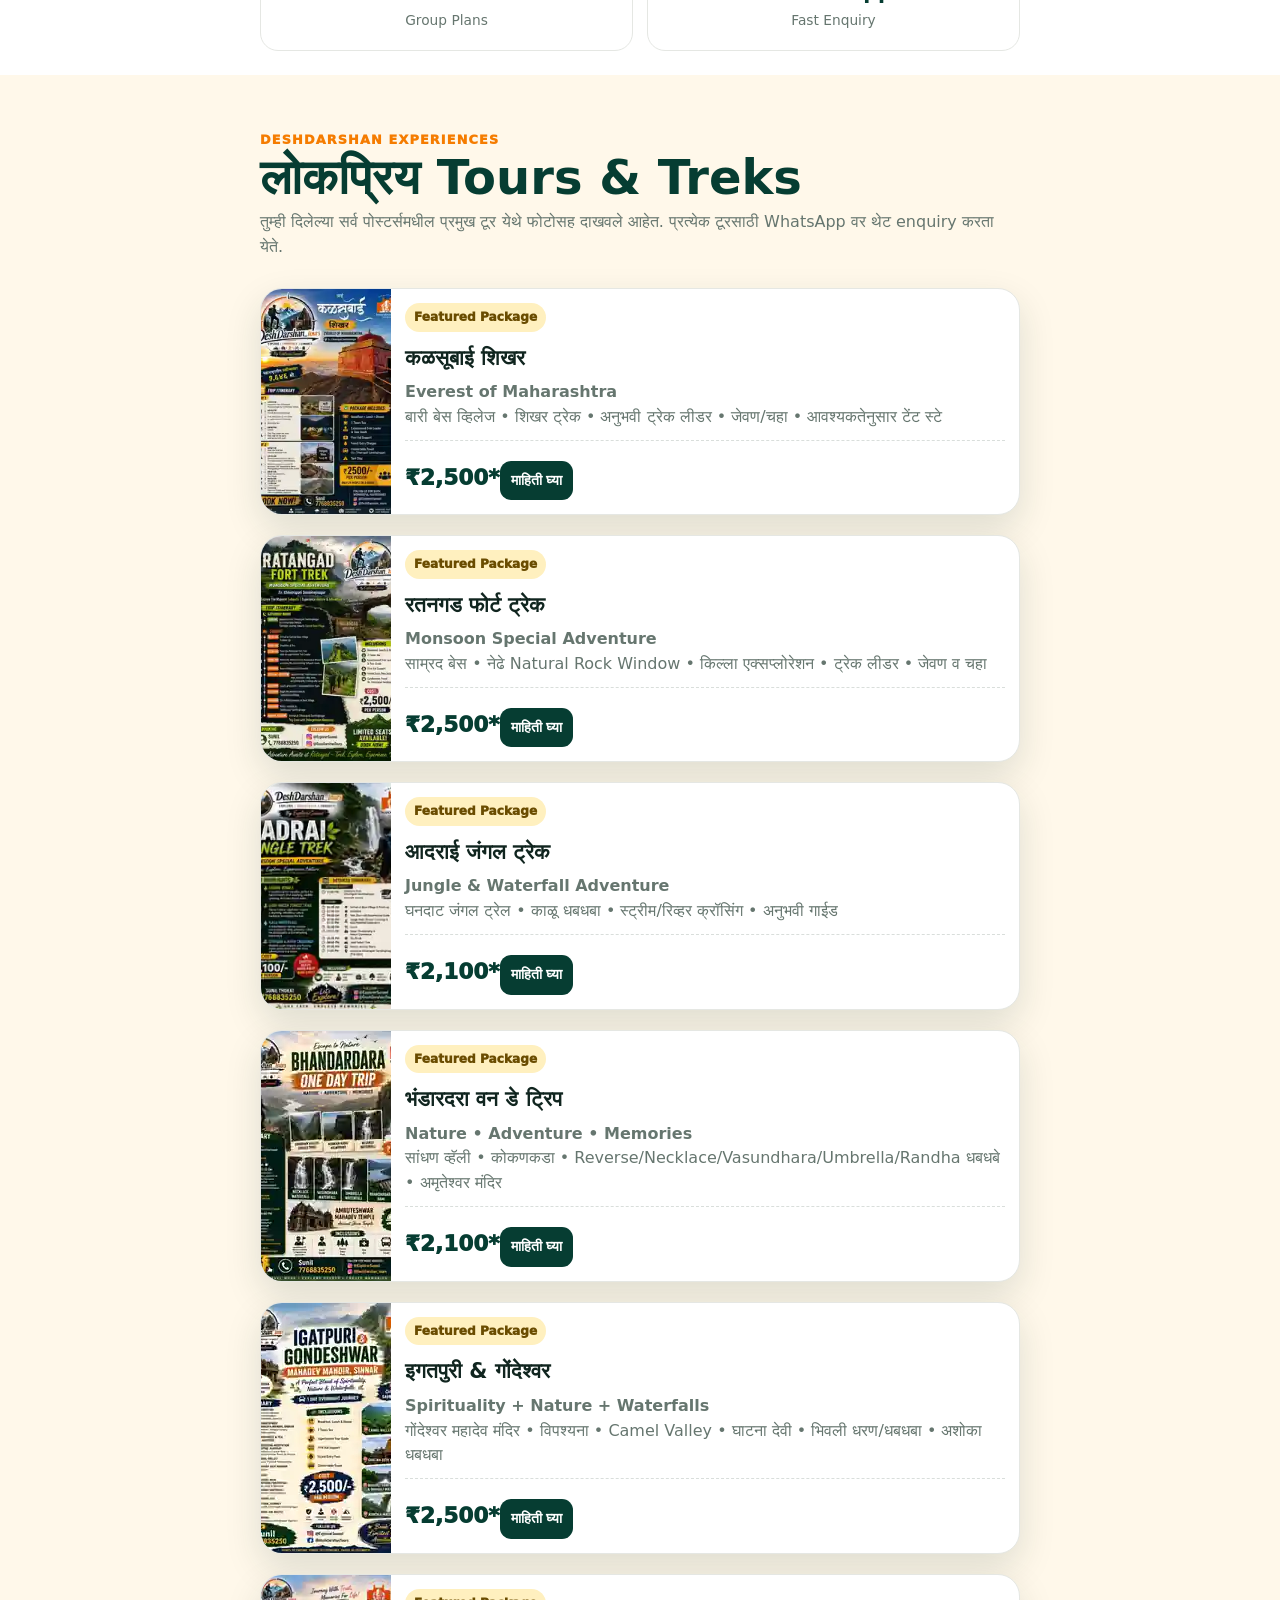
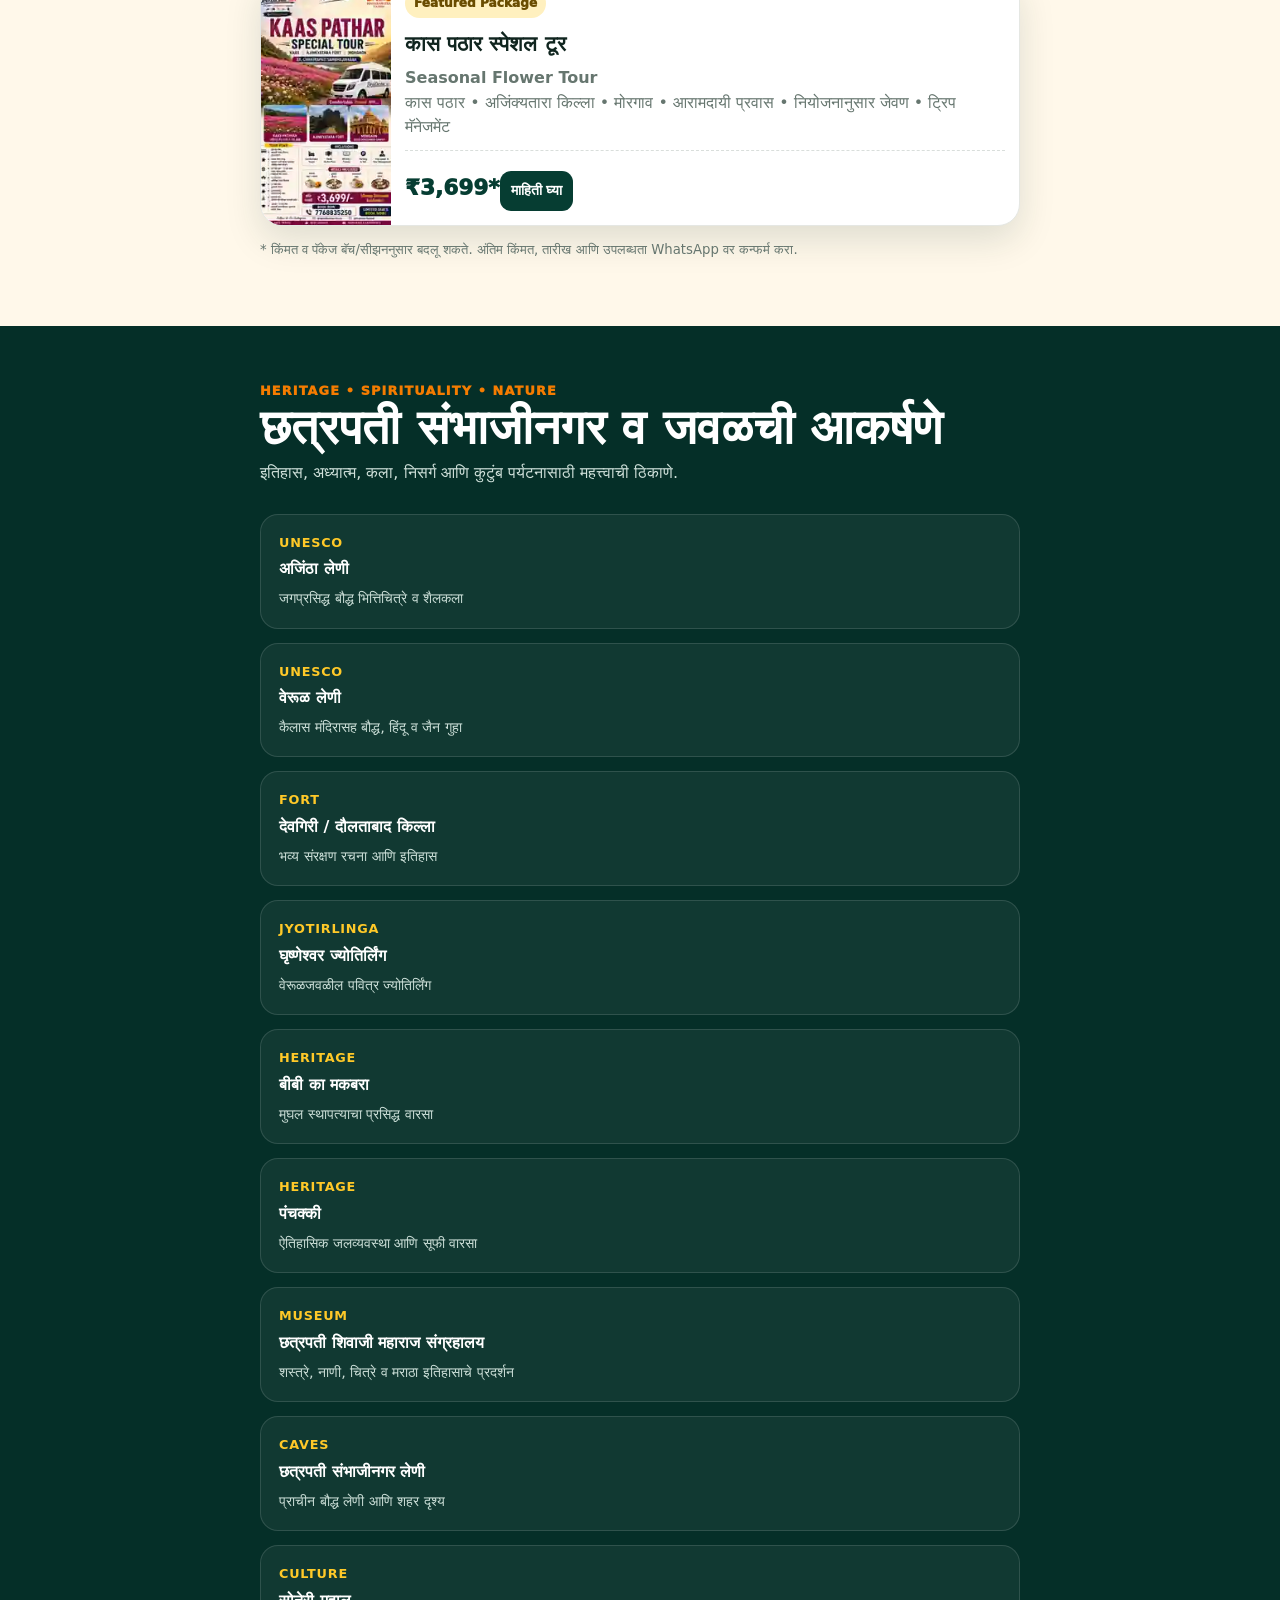
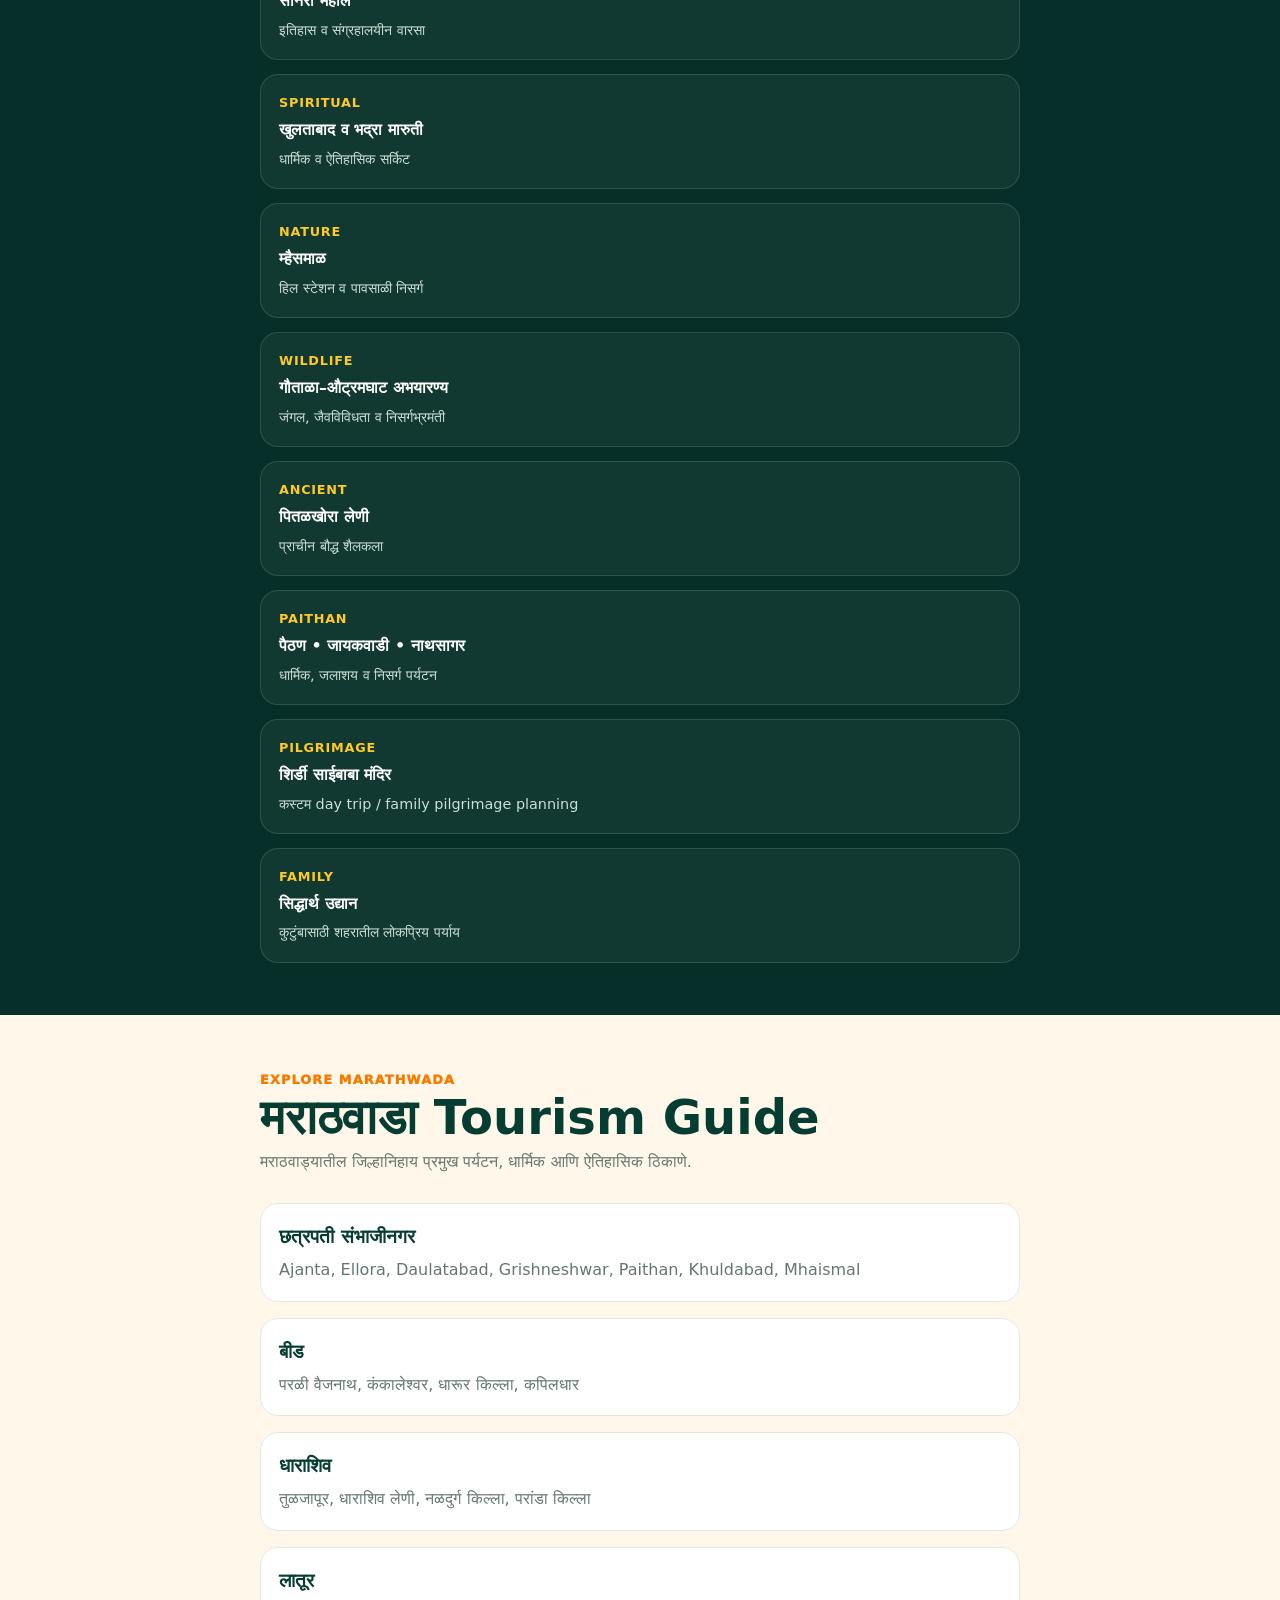
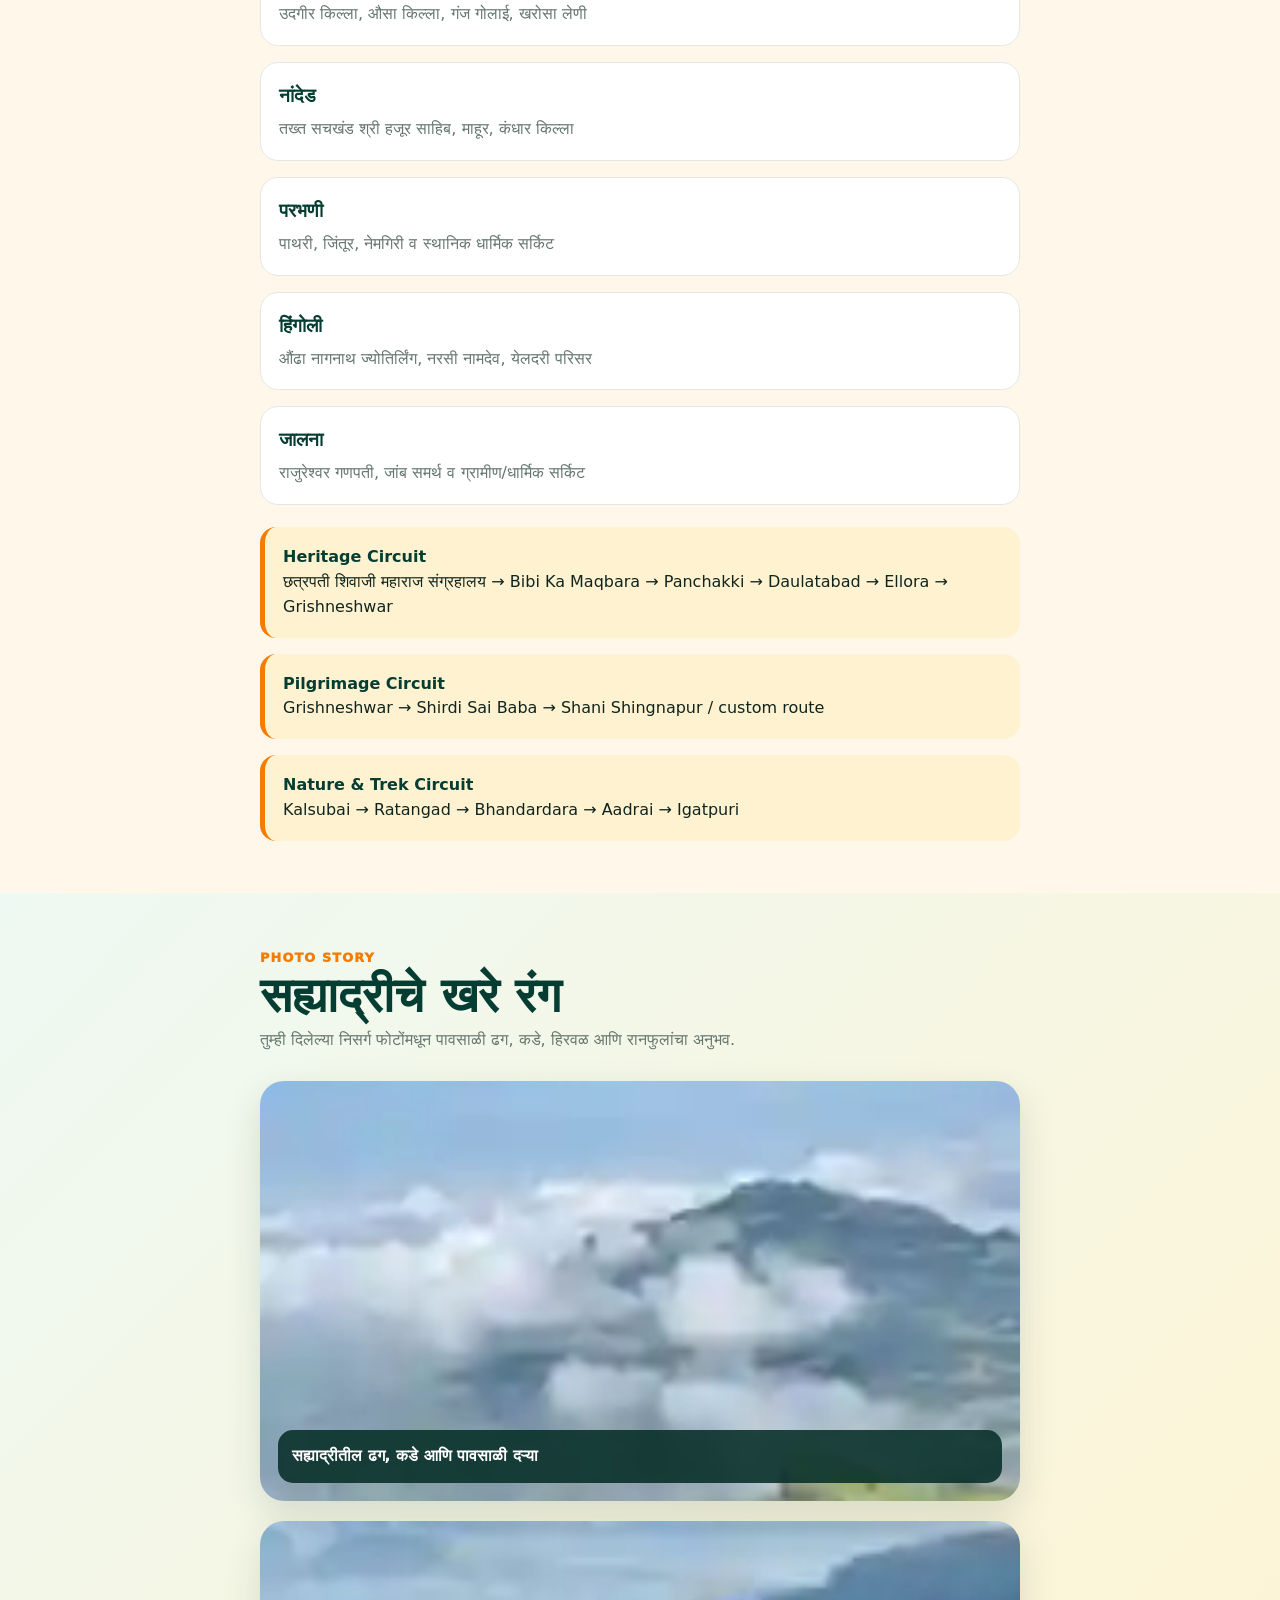
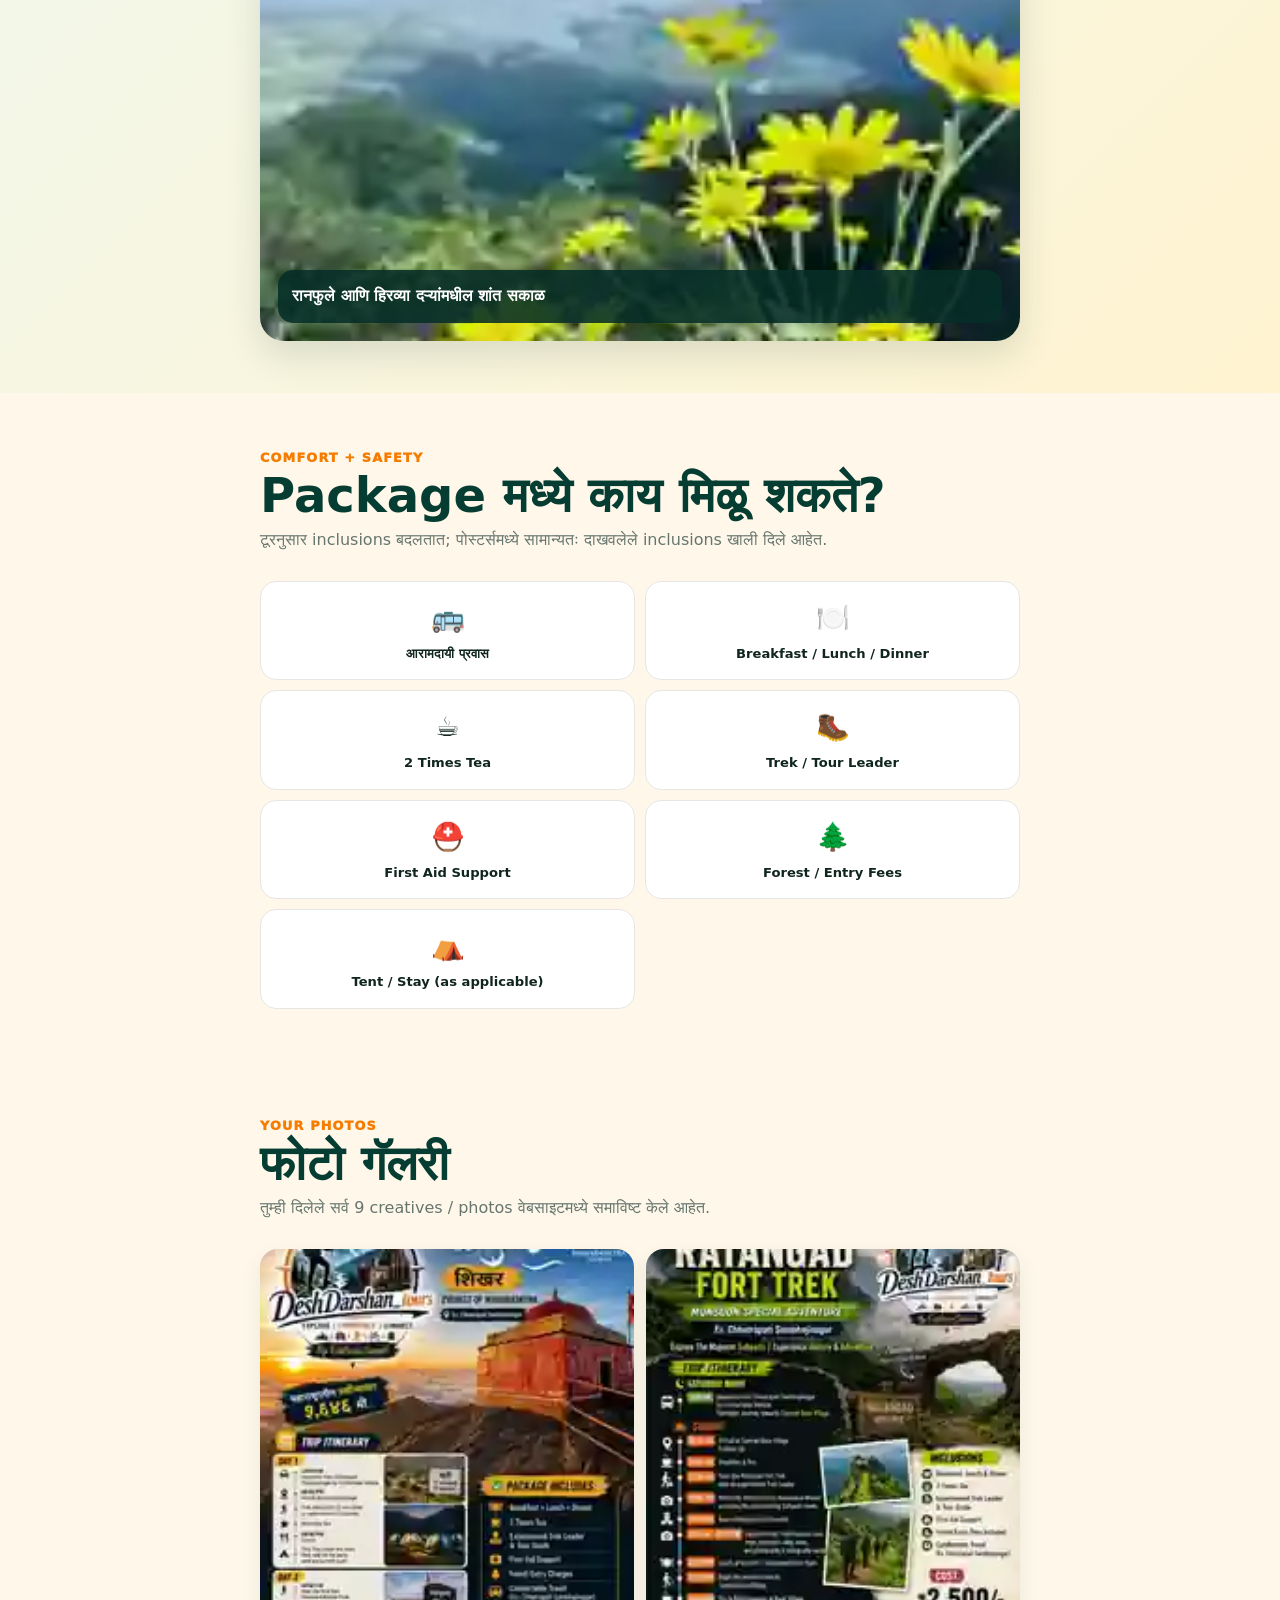
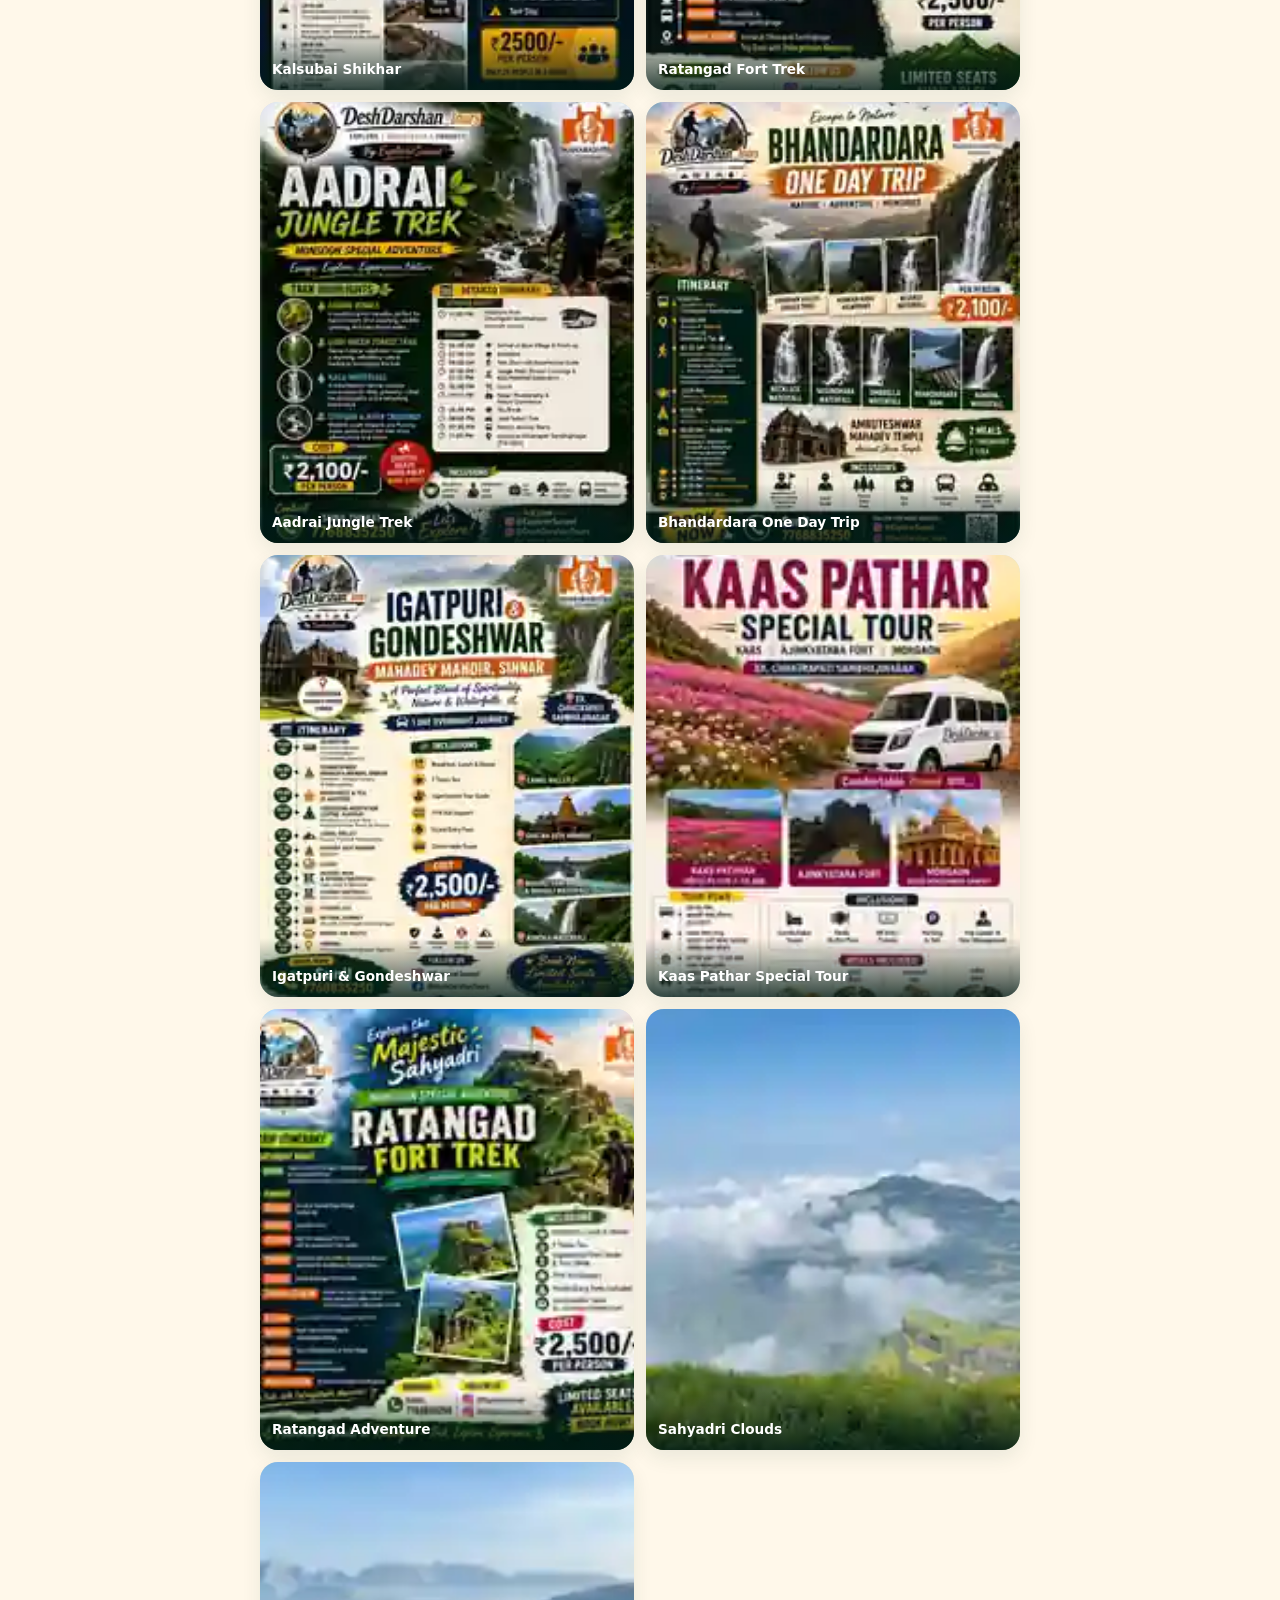
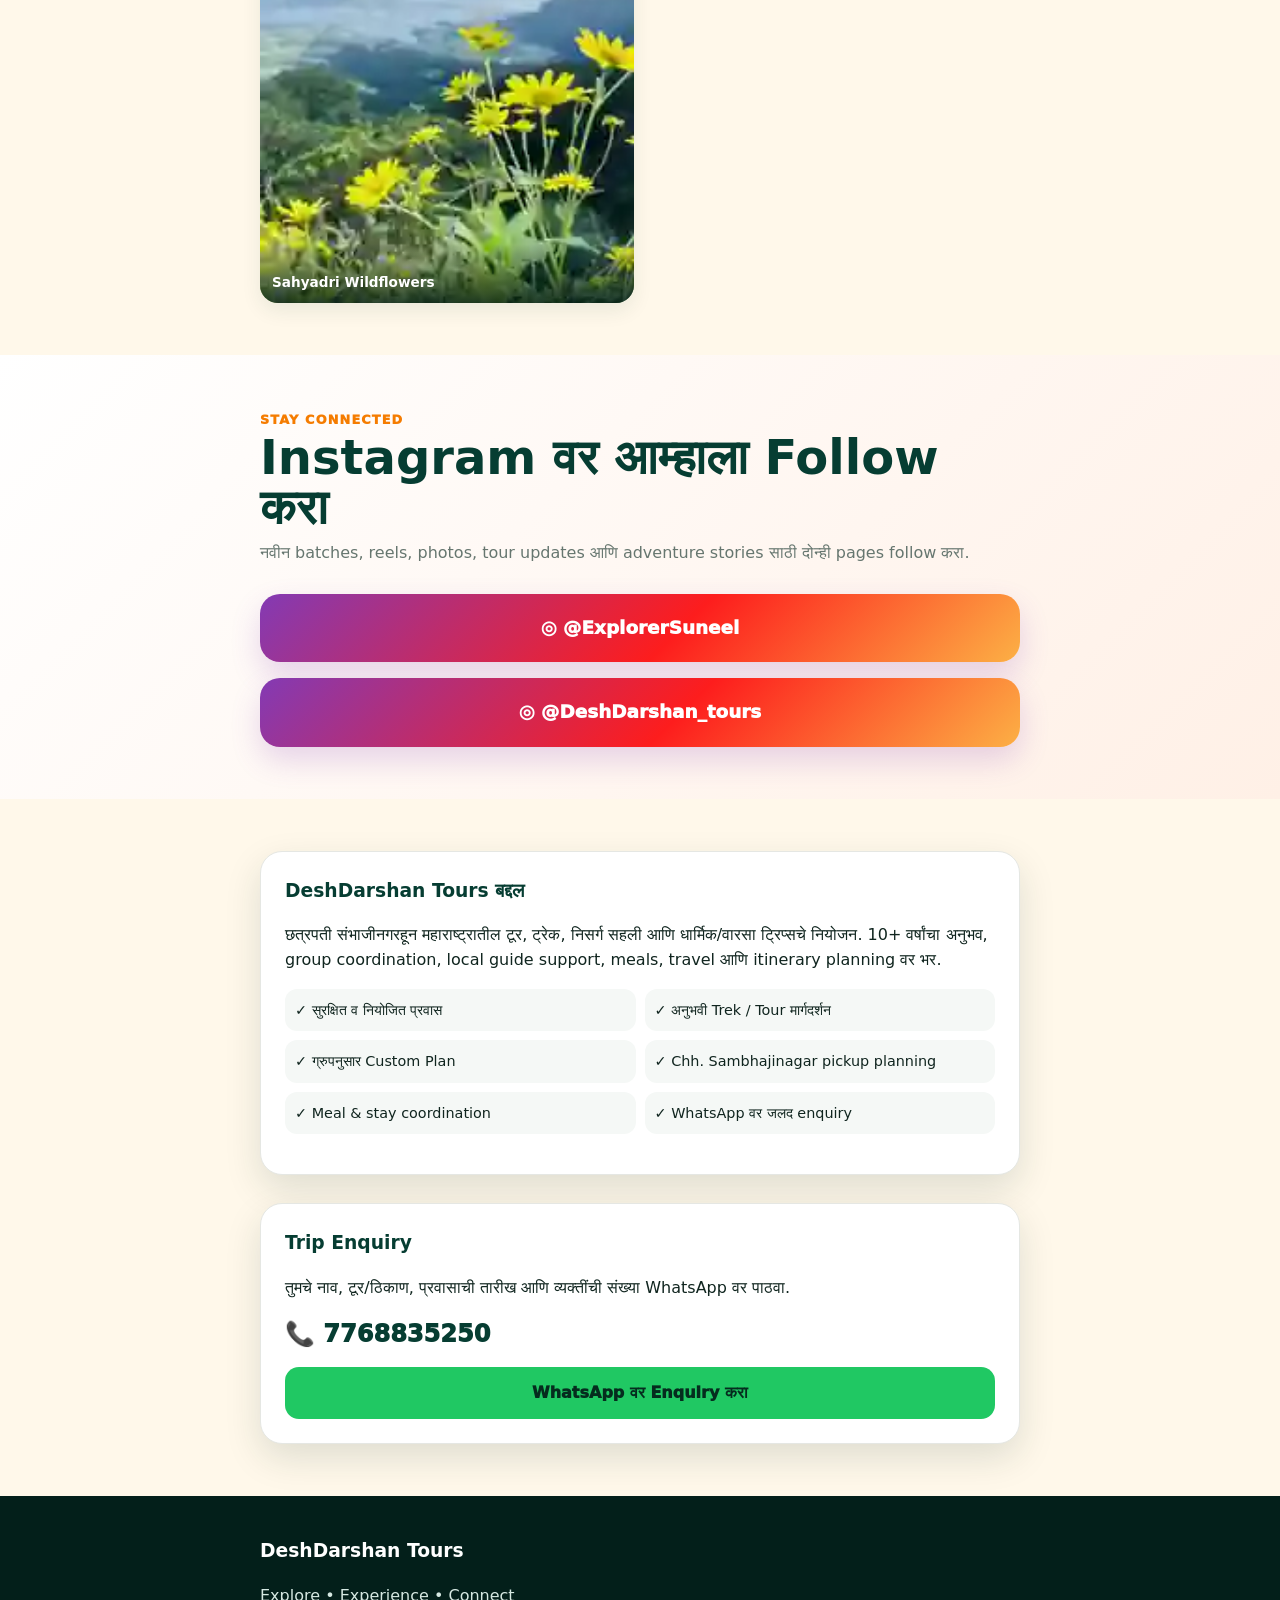
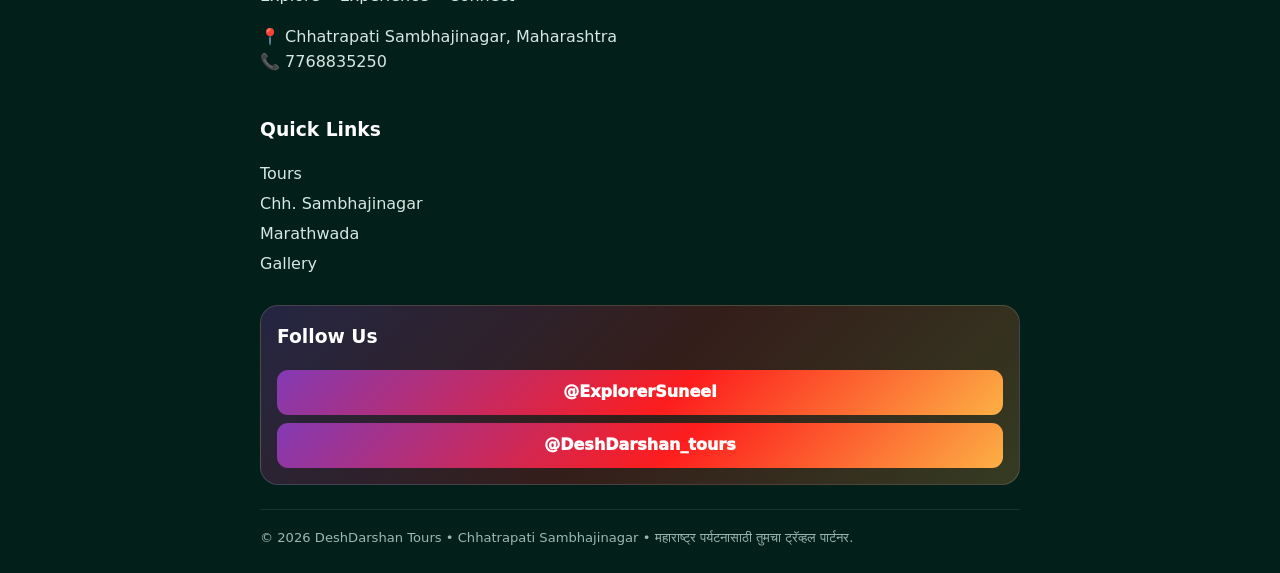
<file: mobile-tablet/index.html>
<!doctype html><html lang="mr"><head><meta charset="utf-8"><meta name="viewport" content="width=device-width,initial-scale=1"><meta name="theme-color" content="#063d32"><meta name="description" content="DeshDarshan Tours — Maharashtra tours, treks, heritage, pilgrimage and nature trips from Chhatrapati Sambhajinagar."><link rel="stylesheet" href="../site.css"><title>DeshDarshan Tours | Chhatrapati Sambhajinagar</title></head>
<body data-device="mobile"><div class="topbar"><div class="wrap"><span>छत्रपती संभाजीनगरहून महाराष्ट्र Tours • Treks • Pilgrimage • Nature Trips</span><a href="tel:+917768835250">📞 7768835250</a></div></div>
<header><nav class="wrap"><a class="brand" href="#top">DeshDarshan <b>Tours</b></a><button id="menuBtn" class="hamburger" onclick="document.getElementById('navLinks').classList.toggle('open')">☰ Menu</button><div id="navLinks" class="navlinks"><a href="#tours">टूर्स</a><a href="#places">संभाजीनगर</a><a href="#mar">मराठवाडा</a><a href="#gallery">गॅलरी</a><a href="#social">Instagram</a><a href="#contact" class="generic-wa" target="_blank">इन्क्वायरी</a></div><div class="lang"><button class="active" onclick="switchLang('mr')">मराठी</button><button class="" onclick="switchLang('hi')">हिन्दी</button><button class="" onclick="switchLang('en')">EN</button></div></nav></header>
<main id="top"><section class="hero"><div class="wrap hero-grid"><div><span class="eyebrow">10+ वर्षांचा टूर आयोजन अनुभव • Chhatrapati Sambhajinagar</span><h1>Explore. Experience. <em>Connect.</em></h1><p>कुटुंब सहली, ट्रेक, किल्ले, धबधबे, धार्मिक यात्रा, वारसा पर्यटन आणि कस्टम ग्रुप टूर — सुरक्षित नियोजन, अनुभवी मार्गदर्शन आणि आरामदायी प्रवासासह.</p><div class="cta-row"><a class="btn btn-primary" href="#tours">लोकप्रिय टूर्स पाहा</a><a class="btn btn-whatsapp" target="_blank" rel="noopener" href="https://wa.me/917768835250?text=Namaskar%20%2F%20Namaste%20%2F%20Hello%20DeshDarshan%20Tours%2C%20I%20want%20to%20enquire%20about%20a%20tour.">WhatsApp इन्क्वायरी</a><a class="btn btn-outline" href="#places">सर्व ठिकाणे</a></div></div><div class="hero-visual"><img src="../assets/ratangad-square.webp" alt="Ratangad adventure"><span class="hero-badge">महाराष्ट्र तुमच्यासाठी — DeshDarshan Tours</span></div></div></section>
<div class="stats"><div class="wrap stats-grid"><div class="stat"><strong>10+ Years</strong><span>Tour Experience</span></div><div class="stat"><strong>Chh. Sambhajinagar</strong><span>Pickup Planning</span></div><div class="stat"><strong>Custom</strong><span>Group Plans</span></div><div class="stat"><strong>WhatsApp</strong><span>Fast Enquiry</span></div></div></div>
<section id="tours"><div class="wrap"><div class="section-head"><div><span class="section-tag">DeshDarshan Experiences</span><h2>लोकप्रिय Tours &amp; Treks</h2><p>तुम्ही दिलेल्या सर्व पोस्टर्समधील प्रमुख टूर येथे फोटोसह दाखवले आहेत. प्रत्येक टूरसाठी WhatsApp वर थेट enquiry करता येते.</p></div></div><div class="tour-grid"><article class="tour-card"><img loading="lazy" src="../assets/kalsubai-shikhar.webp" alt="कळसूबाई शिखर"><div class="tour-body"><span class="pill">Featured Package</span><h3>कळसूबाई शिखर</h3><p><b>Everest of Maharashtra</b><br>बारी बेस व्हिलेज • शिखर ट्रेक • अनुभवी ट्रेक लीडर • जेवण/चहा • आवश्यकतेनुसार टेंट स्टे</p><div class="tour-foot"><span class="price">₹2,500*</span><a class="enquire" target="_blank" rel="noopener" href="https://wa.me/917768835250?text=DeshDarshan%20Tours%20-%20%E0%A4%95%E0%A4%B3%E0%A4%B8%E0%A5%82%E0%A4%AC%E0%A4%BE%E0%A4%88%20%E0%A4%B6%E0%A4%BF%E0%A4%96%E0%A4%B0%20enquiry">माहिती घ्या</a></div></div></article><article class="tour-card"><img loading="lazy" src="../assets/ratangad-fort-trek.webp" alt="रतनगड फोर्ट ट्रेक"><div class="tour-body"><span class="pill">Featured Package</span><h3>रतनगड फोर्ट ट्रेक</h3><p><b>Monsoon Special Adventure</b><br>साम्रद बेस • नेढे Natural Rock Window • किल्ला एक्सप्लोरेशन • ट्रेक लीडर • जेवण व चहा</p><div class="tour-foot"><span class="price">₹2,500*</span><a class="enquire" target="_blank" rel="noopener" href="https://wa.me/917768835250?text=DeshDarshan%20Tours%20-%20%E0%A4%B0%E0%A4%A4%E0%A4%A8%E0%A4%97%E0%A4%A1%20%E0%A4%AB%E0%A5%8B%E0%A4%B0%E0%A5%8D%E0%A4%9F%20%E0%A4%9F%E0%A5%8D%E0%A4%B0%E0%A5%87%E0%A4%95%20enquiry">माहिती घ्या</a></div></div></article><article class="tour-card"><img loading="lazy" src="../assets/aadrai-jungle-trek.webp" alt="आदराई जंगल ट्रेक"><div class="tour-body"><span class="pill">Featured Package</span><h3>आदराई जंगल ट्रेक</h3><p><b>Jungle &amp; Waterfall Adventure</b><br>घनदाट जंगल ट्रेल • काळू धबधबा • स्ट्रीम/रिव्हर क्रॉसिंग • अनुभवी गाईड</p><div class="tour-foot"><span class="price">₹2,100*</span><a class="enquire" target="_blank" rel="noopener" href="https://wa.me/917768835250?text=DeshDarshan%20Tours%20-%20%E0%A4%86%E0%A4%A6%E0%A4%B0%E0%A4%BE%E0%A4%88%20%E0%A4%9C%E0%A4%82%E0%A4%97%E0%A4%B2%20%E0%A4%9F%E0%A5%8D%E0%A4%B0%E0%A5%87%E0%A4%95%20enquiry">माहिती घ्या</a></div></div></article><article class="tour-card"><img loading="lazy" src="../assets/bhandardara-one-day-trip.webp" alt="भंडारदरा वन डे ट्रिप"><div class="tour-body"><span class="pill">Featured Package</span><h3>भंडारदरा वन डे ट्रिप</h3><p><b>Nature • Adventure • Memories</b><br>सांधण व्हॅली • कोकणकडा • Reverse/Necklace/Vasundhara/Umbrella/Randha धबधबे • अमृतेश्वर मंदिर</p><div class="tour-foot"><span class="price">₹2,100*</span><a class="enquire" target="_blank" rel="noopener" href="https://wa.me/917768835250?text=DeshDarshan%20Tours%20-%20%E0%A4%AD%E0%A4%82%E0%A4%A1%E0%A4%BE%E0%A4%B0%E0%A4%A6%E0%A4%B0%E0%A4%BE%20%E0%A4%B5%E0%A4%A8%20%E0%A4%A1%E0%A5%87%20%E0%A4%9F%E0%A5%8D%E0%A4%B0%E0%A4%BF%E0%A4%AA%20enquiry">माहिती घ्या</a></div></div></article><article class="tour-card"><img loading="lazy" src="../assets/igatpuri-gondeshwar.webp" alt="इगतपुरी &amp; गोंदेश्वर"><div class="tour-body"><span class="pill">Featured Package</span><h3>इगतपुरी &amp; गोंदेश्वर</h3><p><b>Spirituality + Nature + Waterfalls</b><br>गोंदेश्वर महादेव मंदिर • विपश्यना • Camel Valley • घाटना देवी • भिवली धरण/धबधबा • अशोका धबधबा</p><div class="tour-foot"><span class="price">₹2,500*</span><a class="enquire" target="_blank" rel="noopener" href="https://wa.me/917768835250?text=DeshDarshan%20Tours%20-%20%E0%A4%87%E0%A4%97%E0%A4%A4%E0%A4%AA%E0%A5%81%E0%A4%B0%E0%A5%80%20%26%20%E0%A4%97%E0%A5%8B%E0%A4%82%E0%A4%A6%E0%A5%87%E0%A4%B6%E0%A5%8D%E0%A4%B5%E0%A4%B0%20enquiry">माहिती घ्या</a></div></div></article><article class="tour-card"><img loading="lazy" src="../assets/kaas-pathar-special-tour.webp" alt="कास पठार स्पेशल टूर"><div class="tour-body"><span class="pill">Featured Package</span><h3>कास पठार स्पेशल टूर</h3><p><b>Seasonal Flower Tour</b><br>कास पठार • अजिंक्यतारा किल्ला • मोरगाव • आरामदायी प्रवास • नियोजनानुसार जेवण • ट्रिप मॅनेजमेंट</p><div class="tour-foot"><span class="price">₹3,699*</span><a class="enquire" target="_blank" rel="noopener" href="https://wa.me/917768835250?text=DeshDarshan%20Tours%20-%20%E0%A4%95%E0%A4%BE%E0%A4%B8%20%E0%A4%AA%E0%A4%A0%E0%A4%BE%E0%A4%B0%20%E0%A4%B8%E0%A5%8D%E0%A4%AA%E0%A5%87%E0%A4%B6%E0%A4%B2%20%E0%A4%9F%E0%A5%82%E0%A4%B0%20enquiry">माहिती घ्या</a></div></div></article></div><p class="note">* किंमत व पॅकेज बॅच/सीझननुसार बदलू शकते. अंतिम किंमत, तारीख आणि उपलब्धता WhatsApp वर कन्फर्म करा.</p></div></section>
<section id="places" class="dark"><div class="wrap"><div class="section-head"><div><span class="section-tag">Heritage • Spirituality • Nature</span><h2>छत्रपती संभाजीनगर व जवळची आकर्षणे</h2><p>इतिहास, अध्यात्म, कला, निसर्ग आणि कुटुंब पर्यटनासाठी महत्त्वाची ठिकाणे.</p></div></div><div class="place-grid"><div class="place"><b>UNESCO</b><strong>अजिंठा लेणी</strong><span>जगप्रसिद्ध बौद्ध भित्तिचित्रे व शैलकला</span></div><div class="place"><b>UNESCO</b><strong>वेरूळ लेणी</strong><span>कैलास मंदिरासह बौद्ध, हिंदू व जैन गुहा</span></div><div class="place"><b>Fort</b><strong>देवगिरी / दौलताबाद किल्ला</strong><span>भव्य संरक्षण रचना आणि इतिहास</span></div><div class="place"><b>Jyotirlinga</b><strong>घृष्णेश्वर ज्योतिर्लिंग</strong><span>वेरूळजवळील पवित्र ज्योतिर्लिंग</span></div><div class="place"><b>Heritage</b><strong>बीबी का मकबरा</strong><span>मुघल स्थापत्याचा प्रसिद्ध वारसा</span></div><div class="place"><b>Heritage</b><strong>पंचक्की</strong><span>ऐतिहासिक जलव्यवस्था आणि सूफी वारसा</span></div><div class="place"><b>Museum</b><strong>छत्रपती शिवाजी महाराज संग्रहालय</strong><span>शस्त्रे, नाणी, चित्रे व मराठा इतिहासाचे प्रदर्शन</span></div><div class="place"><b>Caves</b><strong>छत्रपती संभाजीनगर लेणी</strong><span>प्राचीन बौद्ध लेणी आणि शहर दृश्य</span></div><div class="place"><b>Culture</b><strong>सोनेरी महाल</strong><span>इतिहास व संग्रहालयीन वारसा</span></div><div class="place"><b>Spiritual</b><strong>खुलताबाद व भद्रा मारुती</strong><span>धार्मिक व ऐतिहासिक सर्किट</span></div><div class="place"><b>Nature</b><strong>म्हैसमाळ</strong><span>हिल स्टेशन व पावसाळी निसर्ग</span></div><div class="place"><b>Wildlife</b><strong>गौताळा–औट्रमघाट अभयारण्य</strong><span>जंगल, जैवविविधता व निसर्गभ्रमंती</span></div><div class="place"><b>Ancient</b><strong>पितळखोरा लेणी</strong><span>प्राचीन बौद्ध शैलकला</span></div><div class="place"><b>Paithan</b><strong>पैठण • जायकवाडी • नाथसागर</strong><span>धार्मिक, जलाशय व निसर्ग पर्यटन</span></div><div class="place"><b>Pilgrimage</b><strong>शिर्डी साईबाबा मंदिर</strong><span>कस्टम day trip / family pilgrimage planning</span></div><div class="place"><b>Family</b><strong>सिद्धार्थ उद्यान</strong><span>कुटुंबासाठी शहरातील लोकप्रिय पर्याय</span></div></div></div></section>
<section id="mar"><div class="wrap"><div class="section-head"><div><span class="section-tag">Explore Marathwada</span><h2>मराठवाडा Tourism Guide</h2><p>मराठवाड्यातील जिल्हानिहाय प्रमुख पर्यटन, धार्मिक आणि ऐतिहासिक ठिकाणे.</p></div></div><div class="district-grid"><article class="district"><h3>छत्रपती संभाजीनगर</h3><p>Ajanta, Ellora, Daulatabad, Grishneshwar, Paithan, Khuldabad, Mhaismal</p></article><article class="district"><h3>बीड</h3><p>परळी वैजनाथ, कंकालेश्वर, धारूर किल्ला, कपिलधार</p></article><article class="district"><h3>धाराशिव</h3><p>तुळजापूर, धाराशिव लेणी, नळदुर्ग किल्ला, परांडा किल्ला</p></article><article class="district"><h3>लातूर</h3><p>उदगीर किल्ला, औसा किल्ला, गंज गोलाई, खरोसा लेणी</p></article><article class="district"><h3>नांदेड</h3><p>तख्त सचखंड श्री हजूर साहिब, माहूर, कंधार किल्ला</p></article><article class="district"><h3>परभणी</h3><p>पाथरी, जिंतूर, नेमगिरी व स्थानिक धार्मिक सर्किट</p></article><article class="district"><h3>हिंगोली</h3><p>औंढा नागनाथ ज्योतिर्लिंग, नरसी नामदेव, येलदरी परिसर</p></article><article class="district"><h3>जालना</h3><p>राजुरेश्वर गणपती, जांब समर्थ व ग्रामीण/धार्मिक सर्किट</p></article></div><div class="circuits"><div class="circuit"><b>Heritage Circuit</b><br>छत्रपती शिवाजी महाराज संग्रहालय → Bibi Ka Maqbara → Panchakki → Daulatabad → Ellora → Grishneshwar</div><div class="circuit"><b>Pilgrimage Circuit</b><br>Grishneshwar → Shirdi Sai Baba → Shani Shingnapur / custom route</div><div class="circuit"><b>Nature &amp; Trek Circuit</b><br>Kalsubai → Ratangad → Bhandardara → Aadrai → Igatpuri</div></div></div></section>
<section class="story"><div class="wrap"><div class="section-head"><div><span class="section-tag">Photo Story</span><h2>सह्याद्रीचे खरे रंग</h2><p>तुम्ही दिलेल्या निसर्ग फोटोंमधून पावसाळी ढग, कडे, हिरवळ आणि रानफुलांचा अनुभव.</p></div></div><div class="story-grid"><div class="story-photo"><img loading="lazy" src="../assets/sahyadri-clouds.webp" alt="Sahyadri clouds"><div class="story-caption">सह्याद्रीतील ढग, कडे आणि पावसाळी दऱ्या</div></div><div class="story-photo"><img loading="lazy" src="../assets/sahyadri-flowers.webp" alt="Sahyadri flowers"><div class="story-caption">रानफुले आणि हिरव्या दऱ्यांमधील शांत सकाळ</div></div></div></div></section>
<section><div class="wrap"><div class="section-head"><div><span class="section-tag">Comfort + Safety</span><h2>Package मध्ये काय मिळू शकते?</h2><p>टूरनुसार inclusions बदलतात; पोस्टर्समध्ये सामान्यतः दाखवलेले inclusions खाली दिले आहेत.</p></div></div><div class="inclusions"><div class="inc"><div class="ico">🚌</div><span>आरामदायी प्रवास</span></div><div class="inc"><div class="ico">🍽️</div><span>Breakfast / Lunch / Dinner</span></div><div class="inc"><div class="ico">☕</div><span>2 Times Tea</span></div><div class="inc"><div class="ico">🥾</div><span>Trek / Tour Leader</span></div><div class="inc"><div class="ico">⛑️</div><span>First Aid Support</span></div><div class="inc"><div class="ico">🌲</div><span>Forest / Entry Fees</span></div><div class="inc"><div class="ico">⛺</div><span>Tent / Stay (as applicable)</span></div></div></div></section>
<section id="gallery"><div class="wrap"><div class="section-head"><div><span class="section-tag">Your Photos</span><h2>फोटो गॅलरी</h2><p>तुम्ही दिलेले सर्व 9 creatives / photos वेबसाइटमध्ये समाविष्ट केले आहेत.</p></div></div><div class="gallery"><figure onclick="openPic('../assets/kalsubai-shikhar.webp')"><img loading="lazy" src="../assets/kalsubai-shikhar.webp" alt="Kalsubai Shikhar"><figcaption>Kalsubai Shikhar</figcaption></figure><figure onclick="openPic('../assets/ratangad-fort-trek.webp')"><img loading="lazy" src="../assets/ratangad-fort-trek.webp" alt="Ratangad Fort Trek"><figcaption>Ratangad Fort Trek</figcaption></figure><figure onclick="openPic('../assets/aadrai-jungle-trek.webp')"><img loading="lazy" src="../assets/aadrai-jungle-trek.webp" alt="Aadrai Jungle Trek"><figcaption>Aadrai Jungle Trek</figcaption></figure><figure onclick="openPic('../assets/bhandardara-one-day-trip.webp')"><img loading="lazy" src="../assets/bhandardara-one-day-trip.webp" alt="Bhandardara One Day Trip"><figcaption>Bhandardara One Day Trip</figcaption></figure><figure onclick="openPic('../assets/igatpuri-gondeshwar.webp')"><img loading="lazy" src="../assets/igatpuri-gondeshwar.webp" alt="Igatpuri &amp; Gondeshwar"><figcaption>Igatpuri &amp; Gondeshwar</figcaption></figure><figure onclick="openPic('../assets/kaas-pathar-special-tour.webp')"><img loading="lazy" src="../assets/kaas-pathar-special-tour.webp" alt="Kaas Pathar Special Tour"><figcaption>Kaas Pathar Special Tour</figcaption></figure><figure onclick="openPic('../assets/ratangad-square.webp')"><img loading="lazy" src="../assets/ratangad-square.webp" alt="Ratangad Adventure"><figcaption>Ratangad Adventure</figcaption></figure><figure onclick="openPic('../assets/sahyadri-clouds.webp')"><img loading="lazy" src="../assets/sahyadri-clouds.webp" alt="Sahyadri Clouds"><figcaption>Sahyadri Clouds</figcaption></figure><figure onclick="openPic('../assets/sahyadri-flowers.webp')"><img loading="lazy" src="../assets/sahyadri-flowers.webp" alt="Sahyadri Wildflowers"><figcaption>Sahyadri Wildflowers</figcaption></figure></div></div></section>
<section id="social" class="social"><div class="wrap"><div class="section-head"><div><span class="section-tag">Stay Connected</span><h2>Instagram वर आम्हाला Follow करा</h2><p>नवीन batches, reels, photos, tour updates आणि adventure stories साठी दोन्ही pages follow करा.</p></div></div><div class="ig-grid"><a class="ig-card" href="https://www.instagram.com/ExplorerSuneel/" target="_blank" rel="noopener">◎ @ExplorerSuneel</a><a class="ig-card" href="https://www.instagram.com/DeshDarshan_tours/" target="_blank" rel="noopener">◎ @DeshDarshan_tours</a></div></div></section>
<section id="contact"><div class="wrap about-contact"><article class="about-card"><h3>DeshDarshan Tours बद्दल</h3><p>छत्रपती संभाजीनगरहून महाराष्ट्रातील टूर, ट्रेक, निसर्ग सहली आणि धार्मिक/वारसा ट्रिप्सचे नियोजन. 10+ वर्षांचा अनुभव, group coordination, local guide support, meals, travel आणि itinerary planning वर भर.</p><div class="check-grid"><div class="check">✓ सुरक्षित व नियोजित प्रवास</div><div class="check">✓ अनुभवी Trek / Tour मार्गदर्शन</div><div class="check">✓ ग्रुपनुसार Custom Plan</div><div class="check">✓ Chh. Sambhajinagar pickup planning</div><div class="check">✓ Meal &amp; stay coordination</div><div class="check">✓ WhatsApp वर जलद enquiry</div></div></article><article class="contact-card"><h3>Trip Enquiry</h3><p>तुमचे नाव, टूर/ठिकाण, प्रवासाची तारीख आणि व्यक्तींची संख्या WhatsApp वर पाठवा.</p><div class="phone">📞 7768835250</div><a class="big-wa" href="https://wa.me/917768835250?text=Namaskar%20%2F%20Namaste%20%2F%20Hello%20DeshDarshan%20Tours%2C%20I%20want%20to%20enquire%20about%20a%20tour." target="_blank" rel="noopener">WhatsApp वर Enquiry करा</a></article></div></section></main>
<footer><div class="wrap footer-grid"><div><h3>DeshDarshan Tours</h3><p>Explore • Experience • Connect</p><p>📍 Chhatrapati Sambhajinagar, Maharashtra<br>📞 <a href="tel:+917768835250">7768835250</a></p></div><div class="footer-links"><h3>Quick Links</h3><a href="#tours">Tours</a><a href="#places">Chh. Sambhajinagar</a><a href="#mar">Marathwada</a><a href="#gallery">Gallery</a></div><div class="footer-social"><h3>Follow Us</h3><a href="https://www.instagram.com/ExplorerSuneel/" target="_blank">@ExplorerSuneel</a><a href="https://www.instagram.com/DeshDarshan_tours/" target="_blank">@DeshDarshan_tours</a></div></div><div class="wrap copyright">© 2026 DeshDarshan Tours • Chhatrapati Sambhajinagar • महाराष्ट्र पर्यटनासाठी तुमचा ट्रॅव्हल पार्टनर.</div></footer>
<a class="float-wa" target="_blank" rel="noopener" href="https://wa.me/917768835250?text=Namaskar%20%2F%20Namaste%20%2F%20Hello%20DeshDarshan%20Tours%2C%20I%20want%20to%20enquire%20about%20a%20tour.">💬 WhatsApp</a>
<div id="lightbox" class="lightbox"><button onclick="closePic()" aria-label="Close">×</button><img id="lightboxImg" alt="Tour photo"></div>
<script>
function switchLang(l){localStorage.setItem('deshdarshanLang',l);location.href=l==='mr'?'index.html':l+'.html'}
function openPic(src){document.getElementById('lightboxImg').src=src;document.getElementById('lightbox').classList.add('open')}
function closePic(){document.getElementById('lightbox').classList.remove('open')}
document.getElementById('lightbox').addEventListener('click',function(e){if(e.target===this)closePic()});
</script></body></html>
</file>
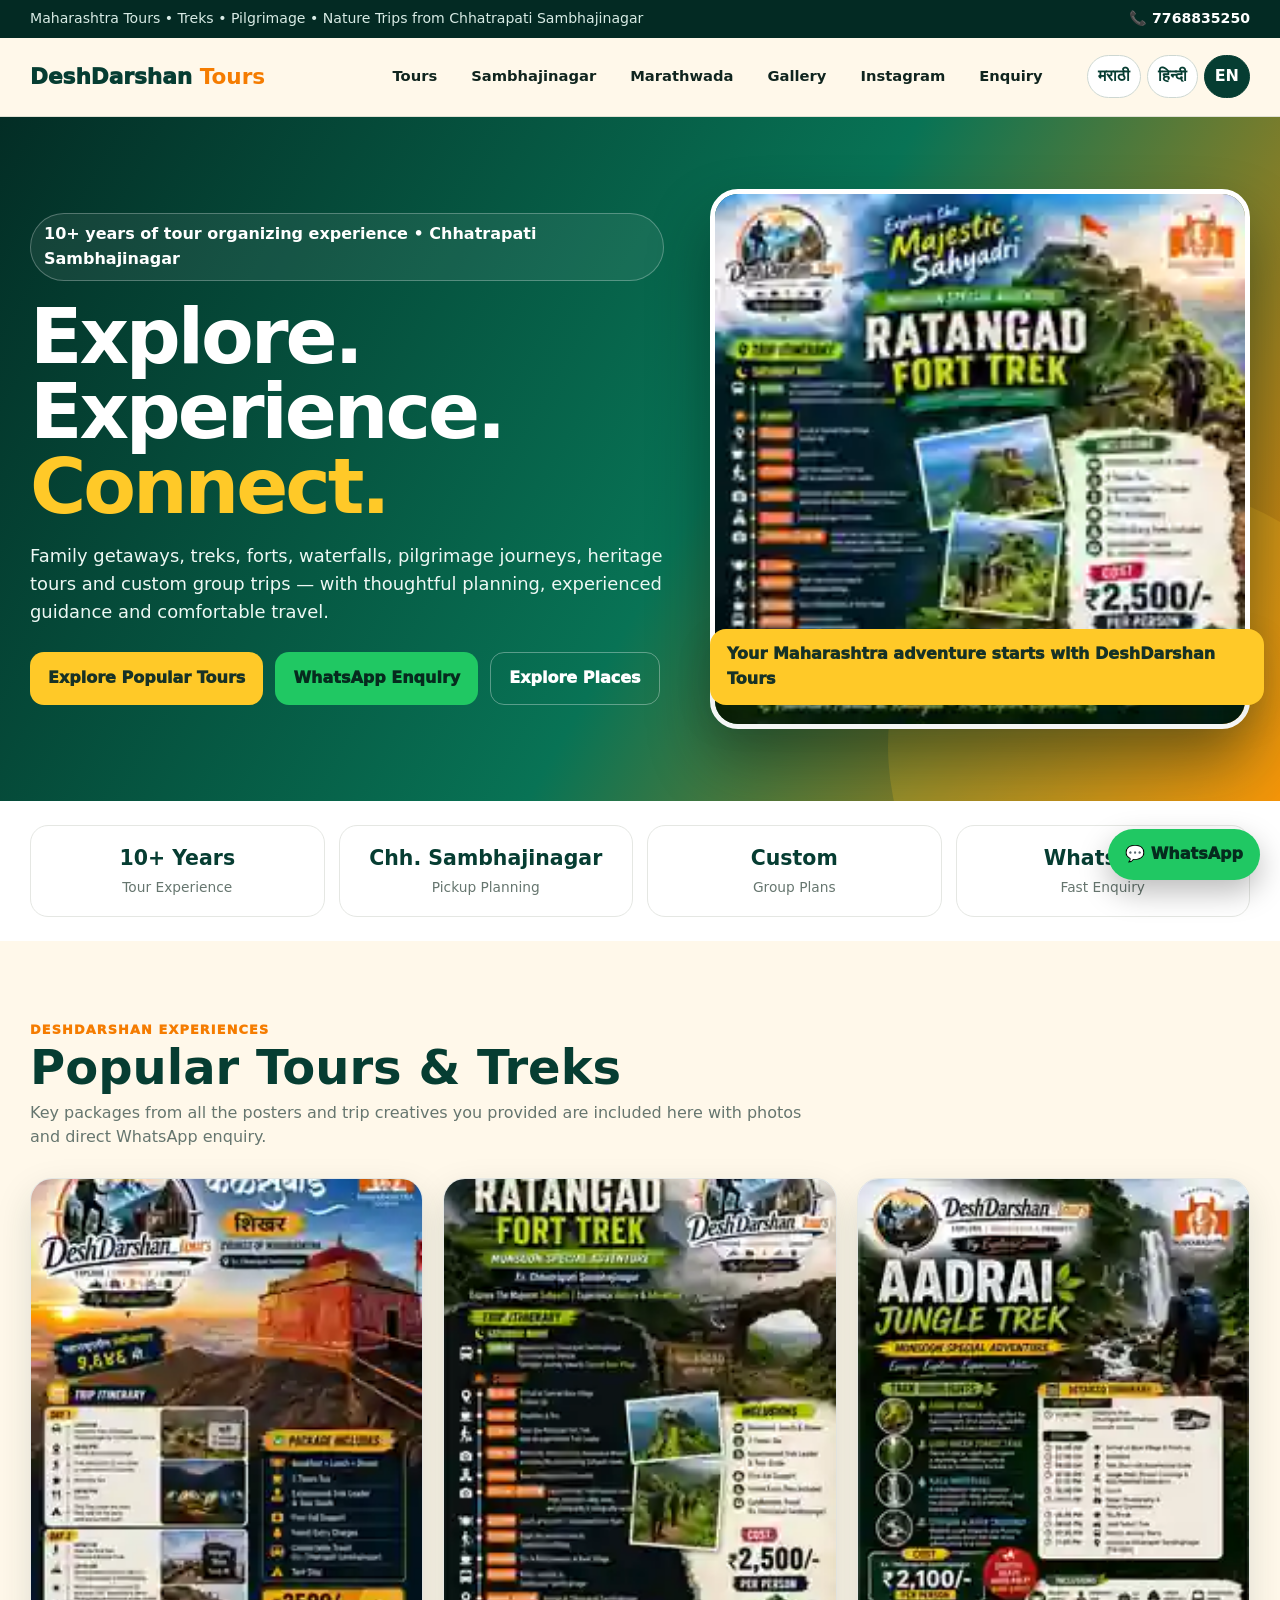
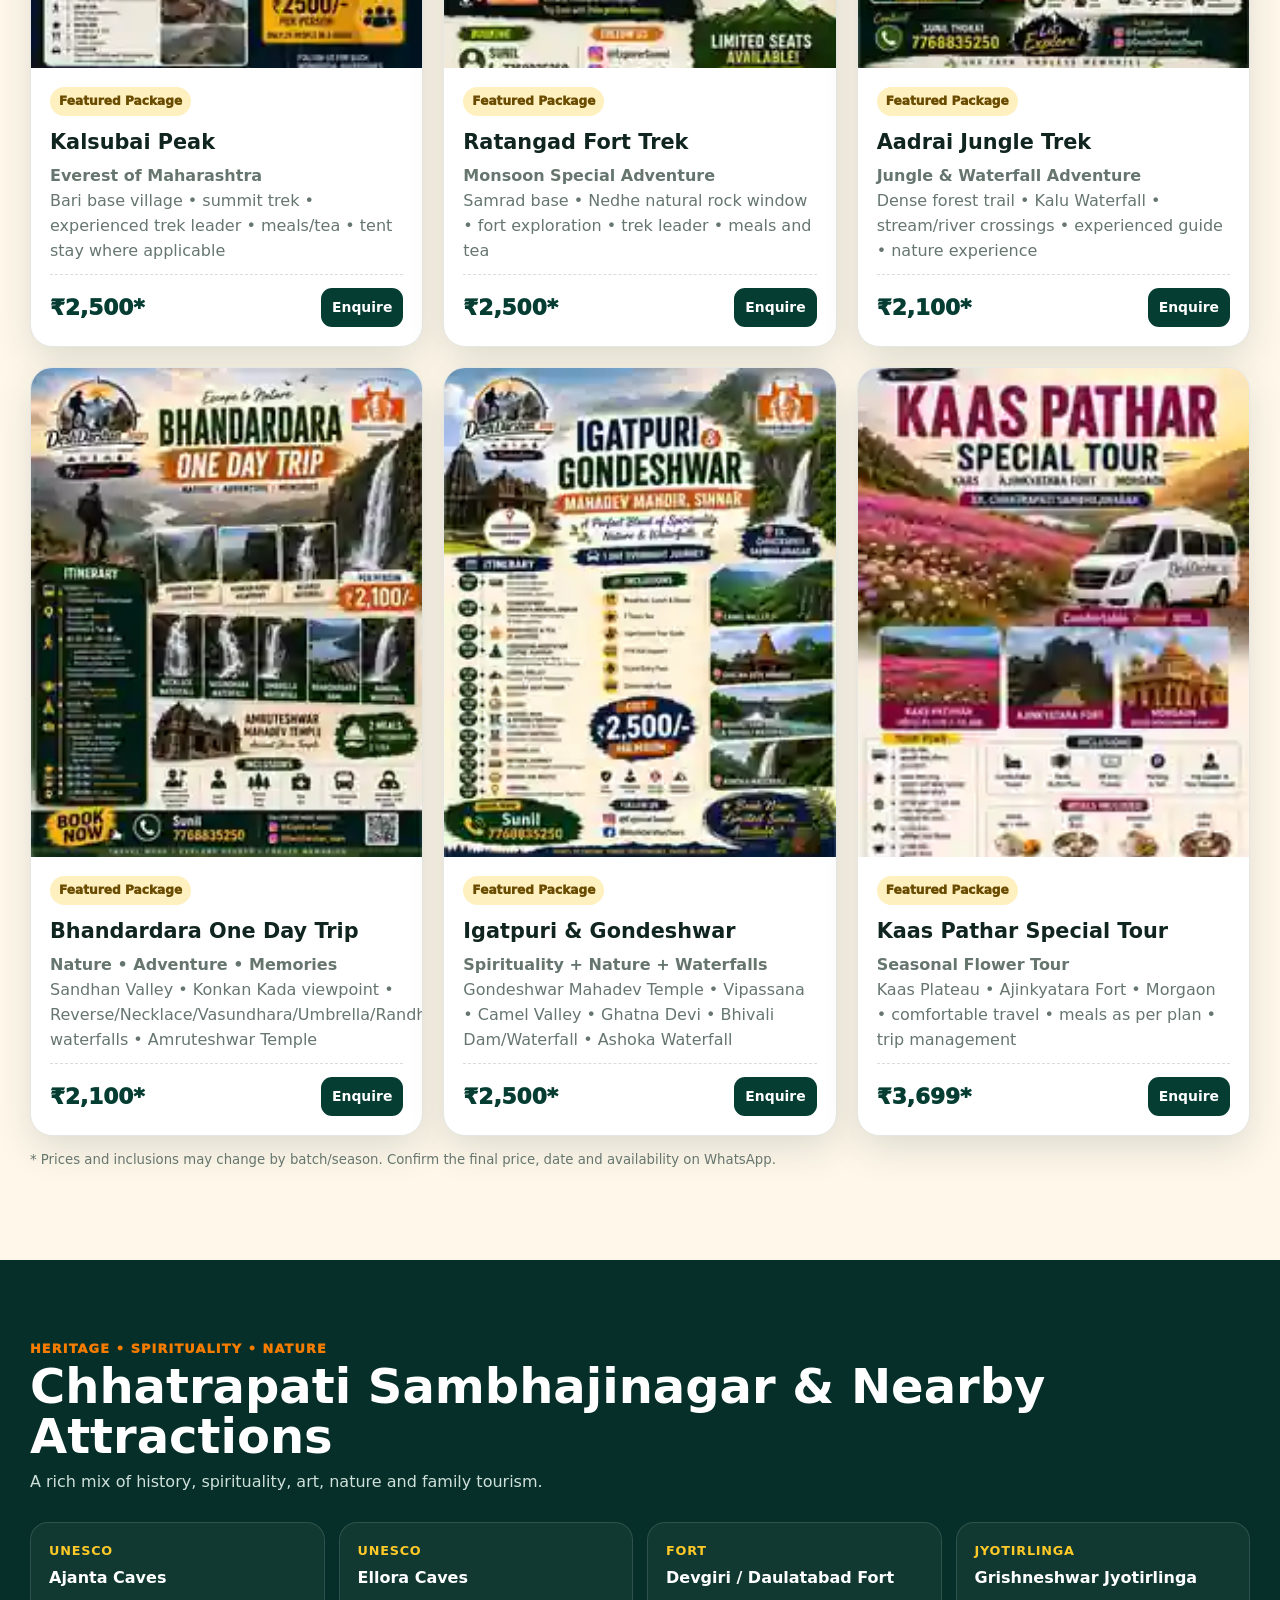
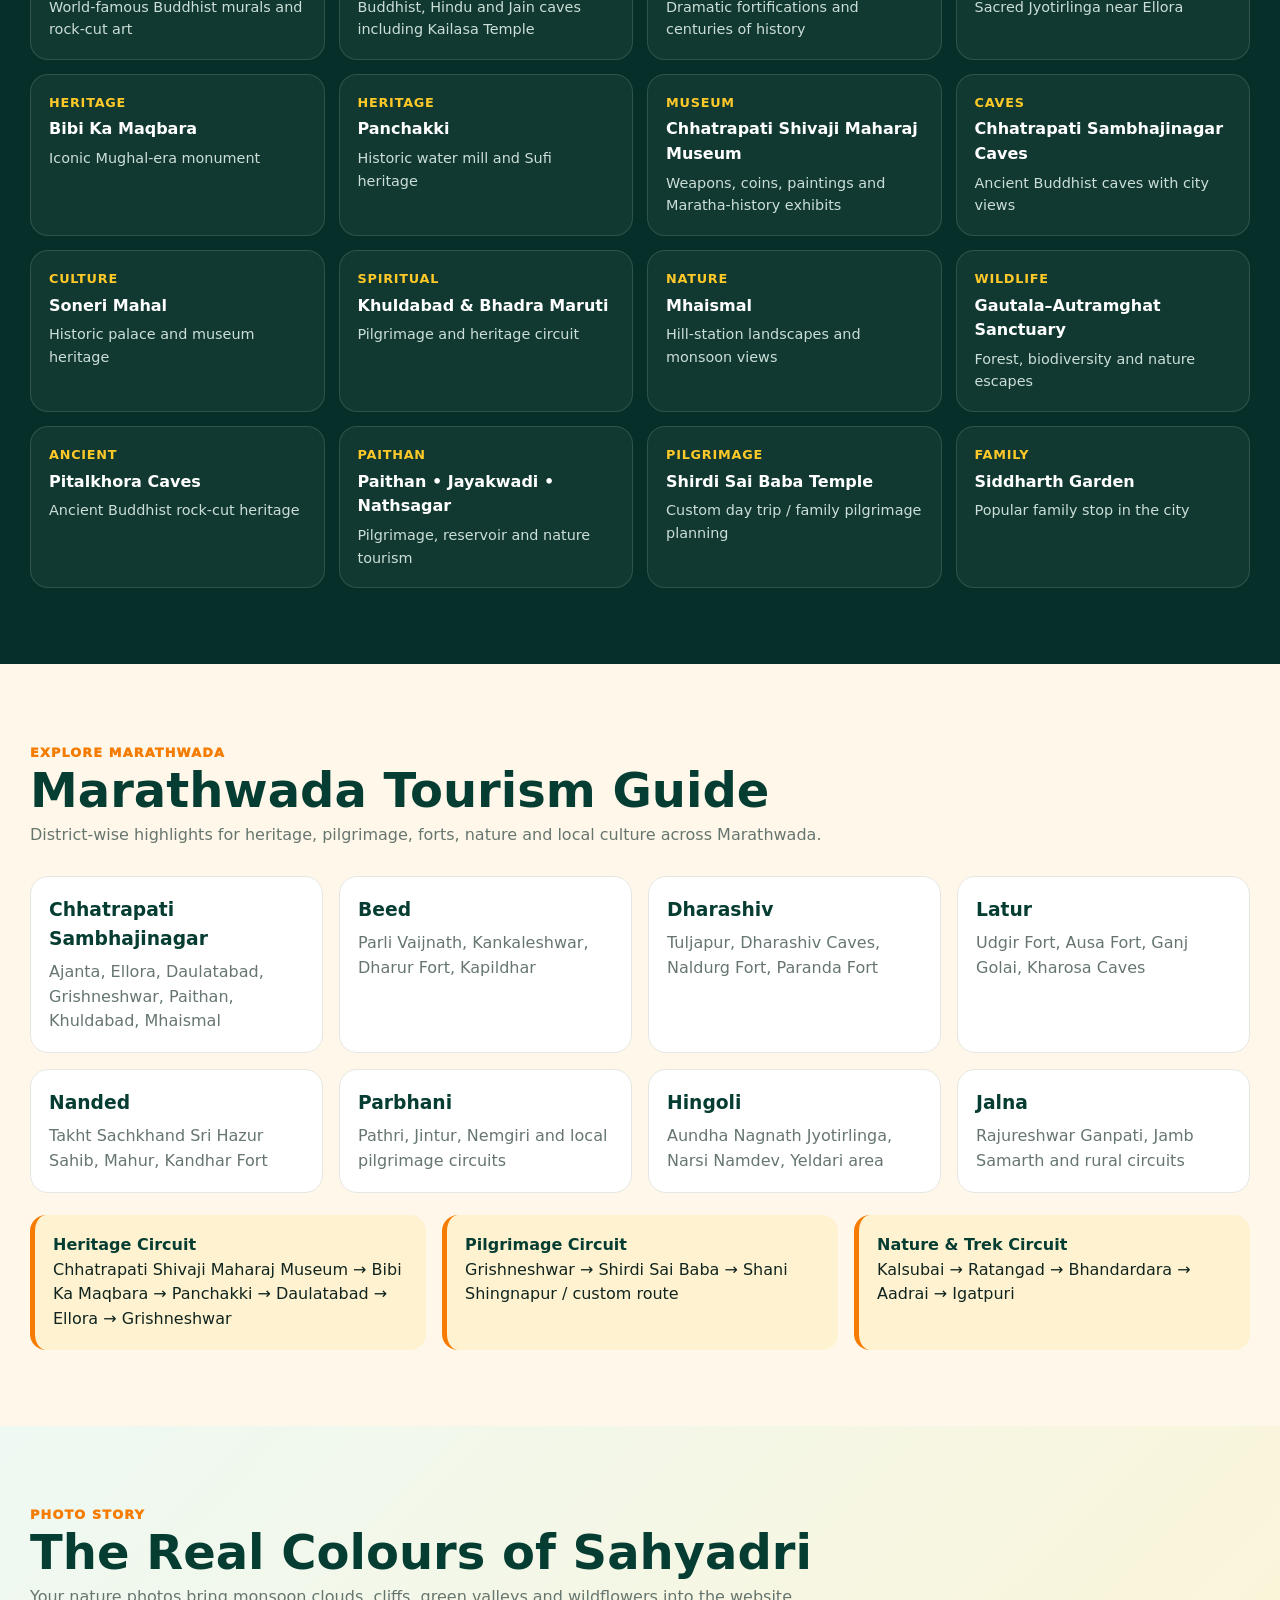
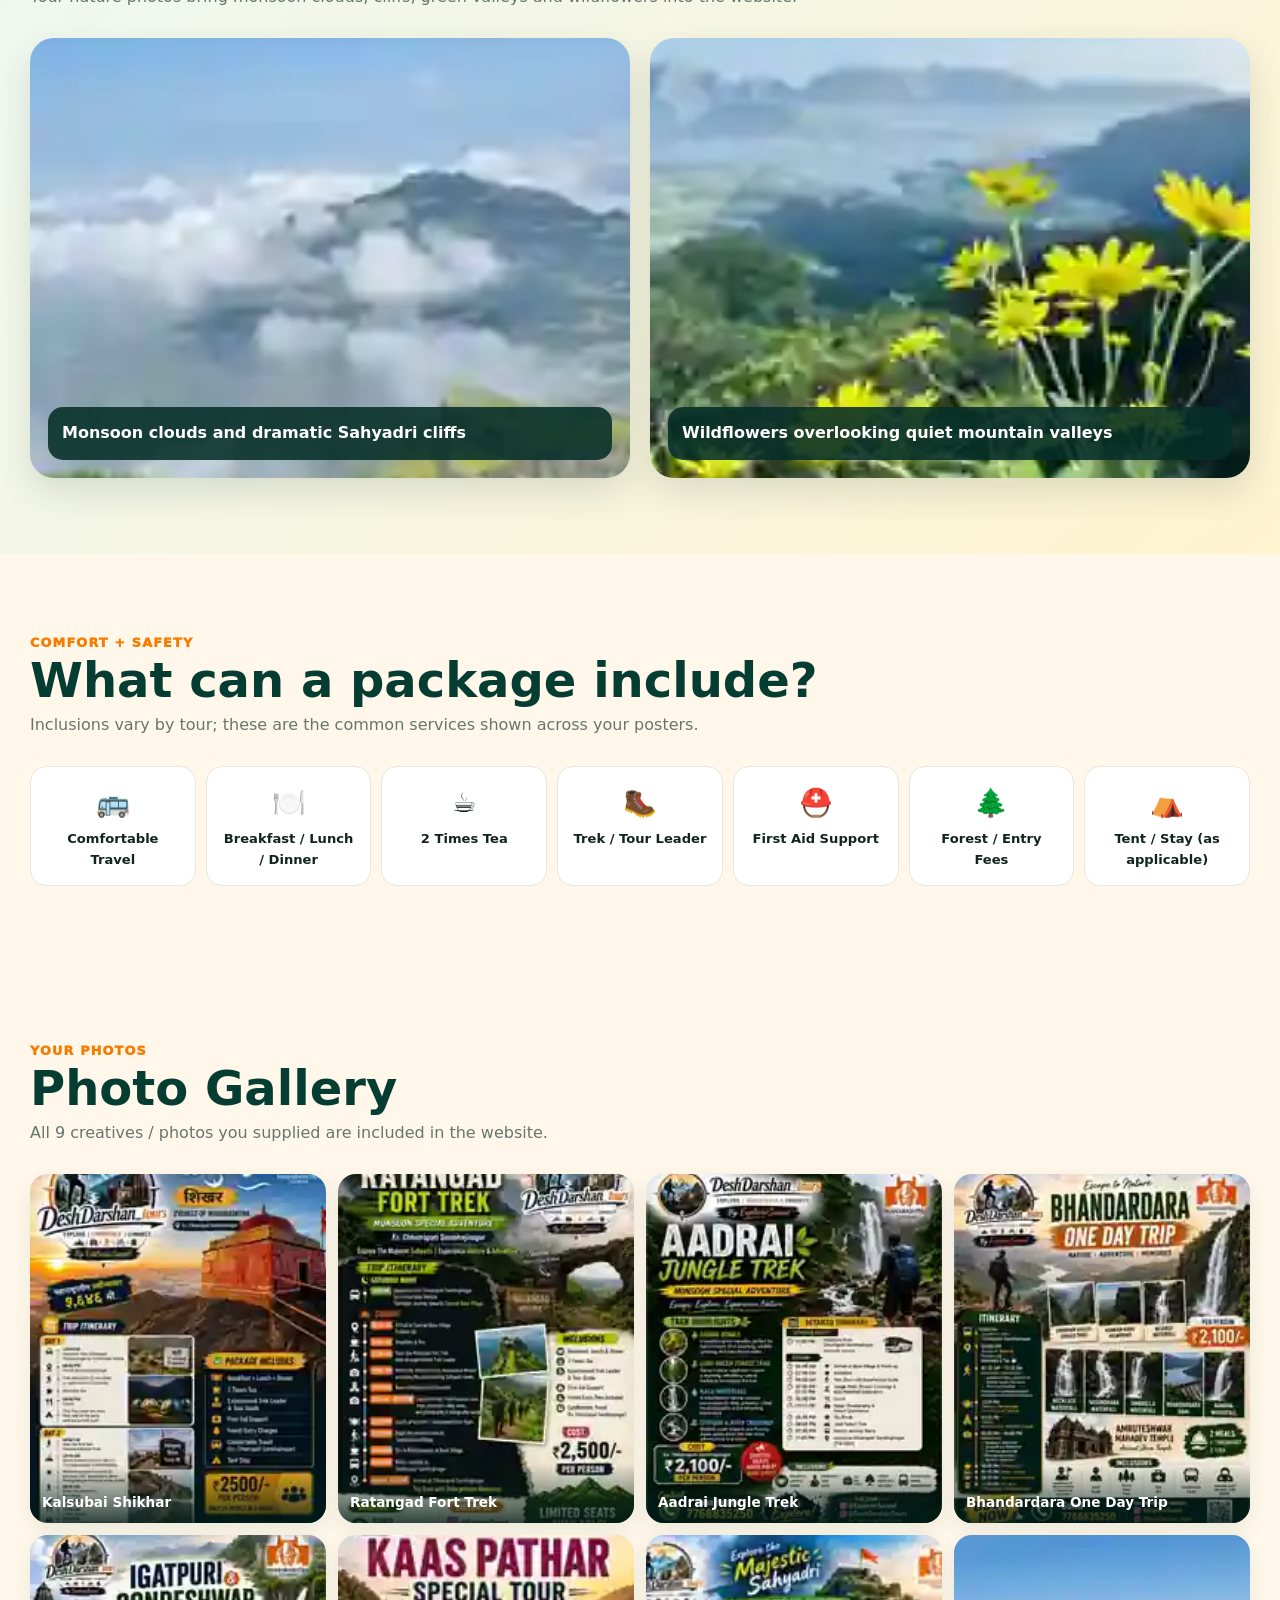
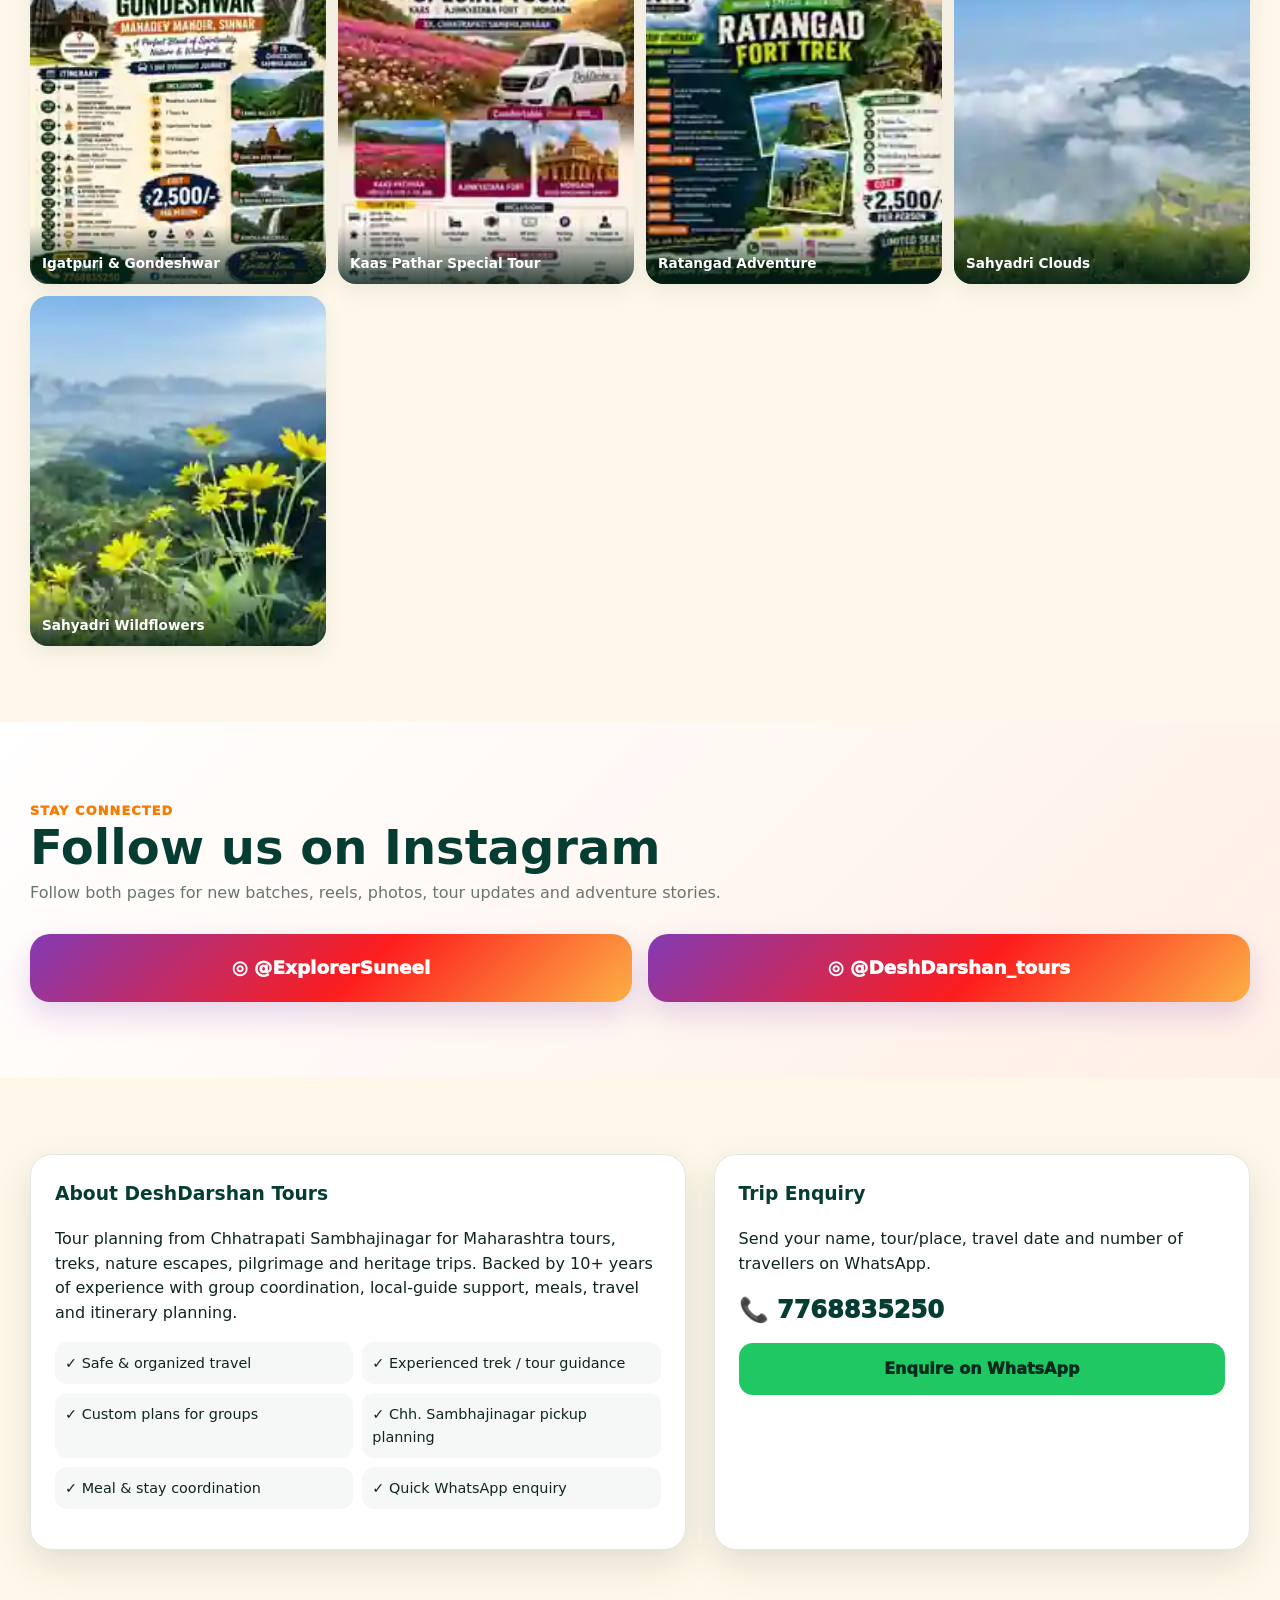
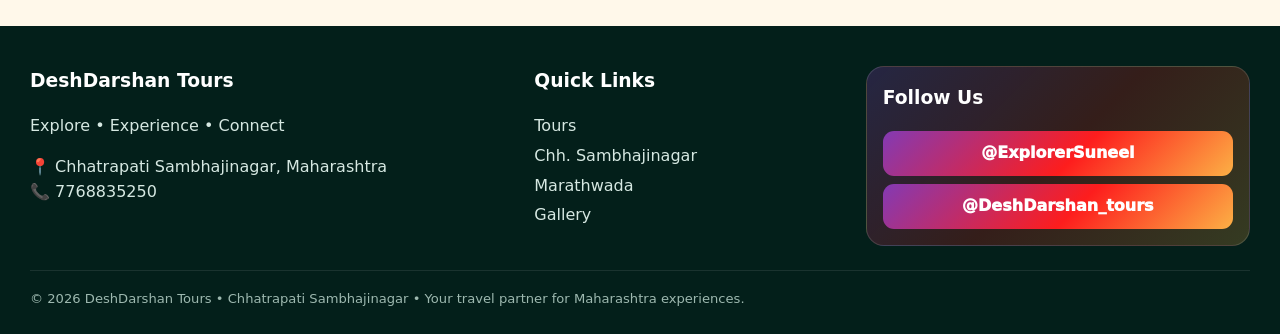
<file: desktop/en.html>
<!doctype html><html lang="en"><head><meta charset="utf-8"><meta name="viewport" content="width=device-width,initial-scale=1"><meta name="theme-color" content="#063d32"><meta name="description" content="DeshDarshan Tours — Maharashtra tours, treks, heritage, pilgrimage and nature trips from Chhatrapati Sambhajinagar."><link rel="stylesheet" href="../site.css"><title>DeshDarshan Tours | Chhatrapati Sambhajinagar</title></head>
<body data-device="desktop"><div class="topbar"><div class="wrap"><span>Maharashtra Tours • Treks • Pilgrimage • Nature Trips from Chhatrapati Sambhajinagar</span><a href="tel:+917768835250">📞 7768835250</a></div></div>
<header><nav class="wrap"><a class="brand" href="#top">DeshDarshan <b>Tours</b></a><button id="menuBtn" class="hamburger" onclick="document.getElementById('navLinks').classList.toggle('open')">☰ Menu</button><div id="navLinks" class="navlinks"><a href="#tours">Tours</a><a href="#places">Sambhajinagar</a><a href="#mar">Marathwada</a><a href="#gallery">Gallery</a><a href="#social">Instagram</a><a href="#contact" class="generic-wa" target="_blank">Enquiry</a></div><div class="lang"><button class="" onclick="switchLang('mr')">मराठी</button><button class="" onclick="switchLang('hi')">हिन्दी</button><button class="active" onclick="switchLang('en')">EN</button></div></nav></header>
<main id="top"><section class="hero"><div class="wrap hero-grid"><div><span class="eyebrow">10+ years of tour organizing experience • Chhatrapati Sambhajinagar</span><h1>Explore. Experience. <em>Connect.</em></h1><p>Family getaways, treks, forts, waterfalls, pilgrimage journeys, heritage tours and custom group trips — with thoughtful planning, experienced guidance and comfortable travel.</p><div class="cta-row"><a class="btn btn-primary" href="#tours">Explore Popular Tours</a><a class="btn btn-whatsapp" target="_blank" rel="noopener" href="https://wa.me/917768835250?text=Namaskar%20%2F%20Namaste%20%2F%20Hello%20DeshDarshan%20Tours%2C%20I%20want%20to%20enquire%20about%20a%20tour.">WhatsApp Enquiry</a><a class="btn btn-outline" href="#places">Explore Places</a></div></div><div class="hero-visual"><img src="../assets/ratangad-square.webp" alt="Ratangad adventure"><span class="hero-badge">Your Maharashtra adventure starts with DeshDarshan Tours</span></div></div></section>
<div class="stats"><div class="wrap stats-grid"><div class="stat"><strong>10+ Years</strong><span>Tour Experience</span></div><div class="stat"><strong>Chh. Sambhajinagar</strong><span>Pickup Planning</span></div><div class="stat"><strong>Custom</strong><span>Group Plans</span></div><div class="stat"><strong>WhatsApp</strong><span>Fast Enquiry</span></div></div></div>
<section id="tours"><div class="wrap"><div class="section-head"><div><span class="section-tag">DeshDarshan Experiences</span><h2>Popular Tours &amp; Treks</h2><p>Key packages from all the posters and trip creatives you provided are included here with photos and direct WhatsApp enquiry.</p></div></div><div class="tour-grid"><article class="tour-card"><img loading="lazy" src="../assets/kalsubai-shikhar.webp" alt="Kalsubai Peak"><div class="tour-body"><span class="pill">Featured Package</span><h3>Kalsubai Peak</h3><p><b>Everest of Maharashtra</b><br>Bari base village • summit trek • experienced trek leader • meals/tea • tent stay where applicable</p><div class="tour-foot"><span class="price">₹2,500*</span><a class="enquire" target="_blank" rel="noopener" href="https://wa.me/917768835250?text=DeshDarshan%20Tours%20-%20Kalsubai%20Peak%20enquiry">Enquire</a></div></div></article><article class="tour-card"><img loading="lazy" src="../assets/ratangad-fort-trek.webp" alt="Ratangad Fort Trek"><div class="tour-body"><span class="pill">Featured Package</span><h3>Ratangad Fort Trek</h3><p><b>Monsoon Special Adventure</b><br>Samrad base • Nedhe natural rock window • fort exploration • trek leader • meals and tea</p><div class="tour-foot"><span class="price">₹2,500*</span><a class="enquire" target="_blank" rel="noopener" href="https://wa.me/917768835250?text=DeshDarshan%20Tours%20-%20Ratangad%20Fort%20Trek%20enquiry">Enquire</a></div></div></article><article class="tour-card"><img loading="lazy" src="../assets/aadrai-jungle-trek.webp" alt="Aadrai Jungle Trek"><div class="tour-body"><span class="pill">Featured Package</span><h3>Aadrai Jungle Trek</h3><p><b>Jungle &amp; Waterfall Adventure</b><br>Dense forest trail • Kalu Waterfall • stream/river crossings • experienced guide • nature experience</p><div class="tour-foot"><span class="price">₹2,100*</span><a class="enquire" target="_blank" rel="noopener" href="https://wa.me/917768835250?text=DeshDarshan%20Tours%20-%20Aadrai%20Jungle%20Trek%20enquiry">Enquire</a></div></div></article><article class="tour-card"><img loading="lazy" src="../assets/bhandardara-one-day-trip.webp" alt="Bhandardara One Day Trip"><div class="tour-body"><span class="pill">Featured Package</span><h3>Bhandardara One Day Trip</h3><p><b>Nature • Adventure • Memories</b><br>Sandhan Valley • Konkan Kada viewpoint • Reverse/Necklace/Vasundhara/Umbrella/Randha waterfalls • Amruteshwar Temple</p><div class="tour-foot"><span class="price">₹2,100*</span><a class="enquire" target="_blank" rel="noopener" href="https://wa.me/917768835250?text=DeshDarshan%20Tours%20-%20Bhandardara%20One%20Day%20Trip%20enquiry">Enquire</a></div></div></article><article class="tour-card"><img loading="lazy" src="../assets/igatpuri-gondeshwar.webp" alt="Igatpuri &amp; Gondeshwar"><div class="tour-body"><span class="pill">Featured Package</span><h3>Igatpuri &amp; Gondeshwar</h3><p><b>Spirituality + Nature + Waterfalls</b><br>Gondeshwar Mahadev Temple • Vipassana • Camel Valley • Ghatna Devi • Bhivali Dam/Waterfall • Ashoka Waterfall</p><div class="tour-foot"><span class="price">₹2,500*</span><a class="enquire" target="_blank" rel="noopener" href="https://wa.me/917768835250?text=DeshDarshan%20Tours%20-%20Igatpuri%20%26%20Gondeshwar%20enquiry">Enquire</a></div></div></article><article class="tour-card"><img loading="lazy" src="../assets/kaas-pathar-special-tour.webp" alt="Kaas Pathar Special Tour"><div class="tour-body"><span class="pill">Featured Package</span><h3>Kaas Pathar Special Tour</h3><p><b>Seasonal Flower Tour</b><br>Kaas Plateau • Ajinkyatara Fort • Morgaon • comfortable travel • meals as per plan • trip management</p><div class="tour-foot"><span class="price">₹3,699*</span><a class="enquire" target="_blank" rel="noopener" href="https://wa.me/917768835250?text=DeshDarshan%20Tours%20-%20Kaas%20Pathar%20Special%20Tour%20enquiry">Enquire</a></div></div></article></div><p class="note">* Prices and inclusions may change by batch/season. Confirm the final price, date and availability on WhatsApp.</p></div></section>
<section id="places" class="dark"><div class="wrap"><div class="section-head"><div><span class="section-tag">Heritage • Spirituality • Nature</span><h2>Chhatrapati Sambhajinagar &amp; Nearby Attractions</h2><p>A rich mix of history, spirituality, art, nature and family tourism.</p></div></div><div class="place-grid"><div class="place"><b>UNESCO</b><strong>Ajanta Caves</strong><span>World-famous Buddhist murals and rock-cut art</span></div><div class="place"><b>UNESCO</b><strong>Ellora Caves</strong><span>Buddhist, Hindu and Jain caves including Kailasa Temple</span></div><div class="place"><b>Fort</b><strong>Devgiri / Daulatabad Fort</strong><span>Dramatic fortifications and centuries of history</span></div><div class="place"><b>Jyotirlinga</b><strong>Grishneshwar Jyotirlinga</strong><span>Sacred Jyotirlinga near Ellora</span></div><div class="place"><b>Heritage</b><strong>Bibi Ka Maqbara</strong><span>Iconic Mughal-era monument</span></div><div class="place"><b>Heritage</b><strong>Panchakki</strong><span>Historic water mill and Sufi heritage</span></div><div class="place"><b>Museum</b><strong>Chhatrapati Shivaji Maharaj Museum</strong><span>Weapons, coins, paintings and Maratha-history exhibits</span></div><div class="place"><b>Caves</b><strong>Chhatrapati Sambhajinagar Caves</strong><span>Ancient Buddhist caves with city views</span></div><div class="place"><b>Culture</b><strong>Soneri Mahal</strong><span>Historic palace and museum heritage</span></div><div class="place"><b>Spiritual</b><strong>Khuldabad &amp; Bhadra Maruti</strong><span>Pilgrimage and heritage circuit</span></div><div class="place"><b>Nature</b><strong>Mhaismal</strong><span>Hill-station landscapes and monsoon views</span></div><div class="place"><b>Wildlife</b><strong>Gautala–Autramghat Sanctuary</strong><span>Forest, biodiversity and nature escapes</span></div><div class="place"><b>Ancient</b><strong>Pitalkhora Caves</strong><span>Ancient Buddhist rock-cut heritage</span></div><div class="place"><b>Paithan</b><strong>Paithan • Jayakwadi • Nathsagar</strong><span>Pilgrimage, reservoir and nature tourism</span></div><div class="place"><b>Pilgrimage</b><strong>Shirdi Sai Baba Temple</strong><span>Custom day trip / family pilgrimage planning</span></div><div class="place"><b>Family</b><strong>Siddharth Garden</strong><span>Popular family stop in the city</span></div></div></div></section>
<section id="mar"><div class="wrap"><div class="section-head"><div><span class="section-tag">Explore Marathwada</span><h2>Marathwada Tourism Guide</h2><p>District-wise highlights for heritage, pilgrimage, forts, nature and local culture across Marathwada.</p></div></div><div class="district-grid"><article class="district"><h3>Chhatrapati Sambhajinagar</h3><p>Ajanta, Ellora, Daulatabad, Grishneshwar, Paithan, Khuldabad, Mhaismal</p></article><article class="district"><h3>Beed</h3><p>Parli Vaijnath, Kankaleshwar, Dharur Fort, Kapildhar</p></article><article class="district"><h3>Dharashiv</h3><p>Tuljapur, Dharashiv Caves, Naldurg Fort, Paranda Fort</p></article><article class="district"><h3>Latur</h3><p>Udgir Fort, Ausa Fort, Ganj Golai, Kharosa Caves</p></article><article class="district"><h3>Nanded</h3><p>Takht Sachkhand Sri Hazur Sahib, Mahur, Kandhar Fort</p></article><article class="district"><h3>Parbhani</h3><p>Pathri, Jintur, Nemgiri and local pilgrimage circuits</p></article><article class="district"><h3>Hingoli</h3><p>Aundha Nagnath Jyotirlinga, Narsi Namdev, Yeldari area</p></article><article class="district"><h3>Jalna</h3><p>Rajureshwar Ganpati, Jamb Samarth and rural circuits</p></article></div><div class="circuits"><div class="circuit"><b>Heritage Circuit</b><br>Chhatrapati Shivaji Maharaj Museum → Bibi Ka Maqbara → Panchakki → Daulatabad → Ellora → Grishneshwar</div><div class="circuit"><b>Pilgrimage Circuit</b><br>Grishneshwar → Shirdi Sai Baba → Shani Shingnapur / custom route</div><div class="circuit"><b>Nature &amp; Trek Circuit</b><br>Kalsubai → Ratangad → Bhandardara → Aadrai → Igatpuri</div></div></div></section>
<section class="story"><div class="wrap"><div class="section-head"><div><span class="section-tag">Photo Story</span><h2>The Real Colours of Sahyadri</h2><p>Your nature photos bring monsoon clouds, cliffs, green valleys and wildflowers into the website.</p></div></div><div class="story-grid"><div class="story-photo"><img loading="lazy" src="../assets/sahyadri-clouds.webp" alt="Sahyadri clouds"><div class="story-caption">Monsoon clouds and dramatic Sahyadri cliffs</div></div><div class="story-photo"><img loading="lazy" src="../assets/sahyadri-flowers.webp" alt="Sahyadri flowers"><div class="story-caption">Wildflowers overlooking quiet mountain valleys</div></div></div></div></section>
<section><div class="wrap"><div class="section-head"><div><span class="section-tag">Comfort + Safety</span><h2>What can a package include?</h2><p>Inclusions vary by tour; these are the common services shown across your posters.</p></div></div><div class="inclusions"><div class="inc"><div class="ico">🚌</div><span>Comfortable Travel</span></div><div class="inc"><div class="ico">🍽️</div><span>Breakfast / Lunch / Dinner</span></div><div class="inc"><div class="ico">☕</div><span>2 Times Tea</span></div><div class="inc"><div class="ico">🥾</div><span>Trek / Tour Leader</span></div><div class="inc"><div class="ico">⛑️</div><span>First Aid Support</span></div><div class="inc"><div class="ico">🌲</div><span>Forest / Entry Fees</span></div><div class="inc"><div class="ico">⛺</div><span>Tent / Stay (as applicable)</span></div></div></div></section>
<section id="gallery"><div class="wrap"><div class="section-head"><div><span class="section-tag">Your Photos</span><h2>Photo Gallery</h2><p>All 9 creatives / photos you supplied are included in the website.</p></div></div><div class="gallery"><figure onclick="openPic('../assets/kalsubai-shikhar.webp')"><img loading="lazy" src="../assets/kalsubai-shikhar.webp" alt="Kalsubai Shikhar"><figcaption>Kalsubai Shikhar</figcaption></figure><figure onclick="openPic('../assets/ratangad-fort-trek.webp')"><img loading="lazy" src="../assets/ratangad-fort-trek.webp" alt="Ratangad Fort Trek"><figcaption>Ratangad Fort Trek</figcaption></figure><figure onclick="openPic('../assets/aadrai-jungle-trek.webp')"><img loading="lazy" src="../assets/aadrai-jungle-trek.webp" alt="Aadrai Jungle Trek"><figcaption>Aadrai Jungle Trek</figcaption></figure><figure onclick="openPic('../assets/bhandardara-one-day-trip.webp')"><img loading="lazy" src="../assets/bhandardara-one-day-trip.webp" alt="Bhandardara One Day Trip"><figcaption>Bhandardara One Day Trip</figcaption></figure><figure onclick="openPic('../assets/igatpuri-gondeshwar.webp')"><img loading="lazy" src="../assets/igatpuri-gondeshwar.webp" alt="Igatpuri &amp; Gondeshwar"><figcaption>Igatpuri &amp; Gondeshwar</figcaption></figure><figure onclick="openPic('../assets/kaas-pathar-special-tour.webp')"><img loading="lazy" src="../assets/kaas-pathar-special-tour.webp" alt="Kaas Pathar Special Tour"><figcaption>Kaas Pathar Special Tour</figcaption></figure><figure onclick="openPic('../assets/ratangad-square.webp')"><img loading="lazy" src="../assets/ratangad-square.webp" alt="Ratangad Adventure"><figcaption>Ratangad Adventure</figcaption></figure><figure onclick="openPic('../assets/sahyadri-clouds.webp')"><img loading="lazy" src="../assets/sahyadri-clouds.webp" alt="Sahyadri Clouds"><figcaption>Sahyadri Clouds</figcaption></figure><figure onclick="openPic('../assets/sahyadri-flowers.webp')"><img loading="lazy" src="../assets/sahyadri-flowers.webp" alt="Sahyadri Wildflowers"><figcaption>Sahyadri Wildflowers</figcaption></figure></div></div></section>
<section id="social" class="social"><div class="wrap"><div class="section-head"><div><span class="section-tag">Stay Connected</span><h2>Follow us on Instagram</h2><p>Follow both pages for new batches, reels, photos, tour updates and adventure stories.</p></div></div><div class="ig-grid"><a class="ig-card" href="https://www.instagram.com/ExplorerSuneel/" target="_blank" rel="noopener">◎ @ExplorerSuneel</a><a class="ig-card" href="https://www.instagram.com/DeshDarshan_tours/" target="_blank" rel="noopener">◎ @DeshDarshan_tours</a></div></div></section>
<section id="contact"><div class="wrap about-contact"><article class="about-card"><h3>About DeshDarshan Tours</h3><p>Tour planning from Chhatrapati Sambhajinagar for Maharashtra tours, treks, nature escapes, pilgrimage and heritage trips. Backed by 10+ years of experience with group coordination, local-guide support, meals, travel and itinerary planning.</p><div class="check-grid"><div class="check">✓ Safe &amp; organized travel</div><div class="check">✓ Experienced trek / tour guidance</div><div class="check">✓ Custom plans for groups</div><div class="check">✓ Chh. Sambhajinagar pickup planning</div><div class="check">✓ Meal &amp; stay coordination</div><div class="check">✓ Quick WhatsApp enquiry</div></div></article><article class="contact-card"><h3>Trip Enquiry</h3><p>Send your name, tour/place, travel date and number of travellers on WhatsApp.</p><div class="phone">📞 7768835250</div><a class="big-wa" href="https://wa.me/917768835250?text=Namaskar%20%2F%20Namaste%20%2F%20Hello%20DeshDarshan%20Tours%2C%20I%20want%20to%20enquire%20about%20a%20tour." target="_blank" rel="noopener">Enquire on WhatsApp</a></article></div></section></main>
<footer><div class="wrap footer-grid"><div><h3>DeshDarshan Tours</h3><p>Explore • Experience • Connect</p><p>📍 Chhatrapati Sambhajinagar, Maharashtra<br>📞 <a href="tel:+917768835250">7768835250</a></p></div><div class="footer-links"><h3>Quick Links</h3><a href="#tours">Tours</a><a href="#places">Chh. Sambhajinagar</a><a href="#mar">Marathwada</a><a href="#gallery">Gallery</a></div><div class="footer-social"><h3>Follow Us</h3><a href="https://www.instagram.com/ExplorerSuneel/" target="_blank">@ExplorerSuneel</a><a href="https://www.instagram.com/DeshDarshan_tours/" target="_blank">@DeshDarshan_tours</a></div></div><div class="wrap copyright">© 2026 DeshDarshan Tours • Chhatrapati Sambhajinagar • Your travel partner for Maharashtra experiences.</div></footer>
<a class="float-wa" target="_blank" rel="noopener" href="https://wa.me/917768835250?text=Namaskar%20%2F%20Namaste%20%2F%20Hello%20DeshDarshan%20Tours%2C%20I%20want%20to%20enquire%20about%20a%20tour.">💬 WhatsApp</a>
<div id="lightbox" class="lightbox"><button onclick="closePic()" aria-label="Close">×</button><img id="lightboxImg" alt="Tour photo"></div>
<script>
function switchLang(l){localStorage.setItem('deshdarshanLang',l);location.href=l==='mr'?'index.html':l+'.html'}
function openPic(src){document.getElementById('lightboxImg').src=src;document.getElementById('lightbox').classList.add('open')}
function closePic(){document.getElementById('lightbox').classList.remove('open')}
document.getElementById('lightbox').addEventListener('click',function(e){if(e.target===this)closePic()});
</script></body></html>
</file>
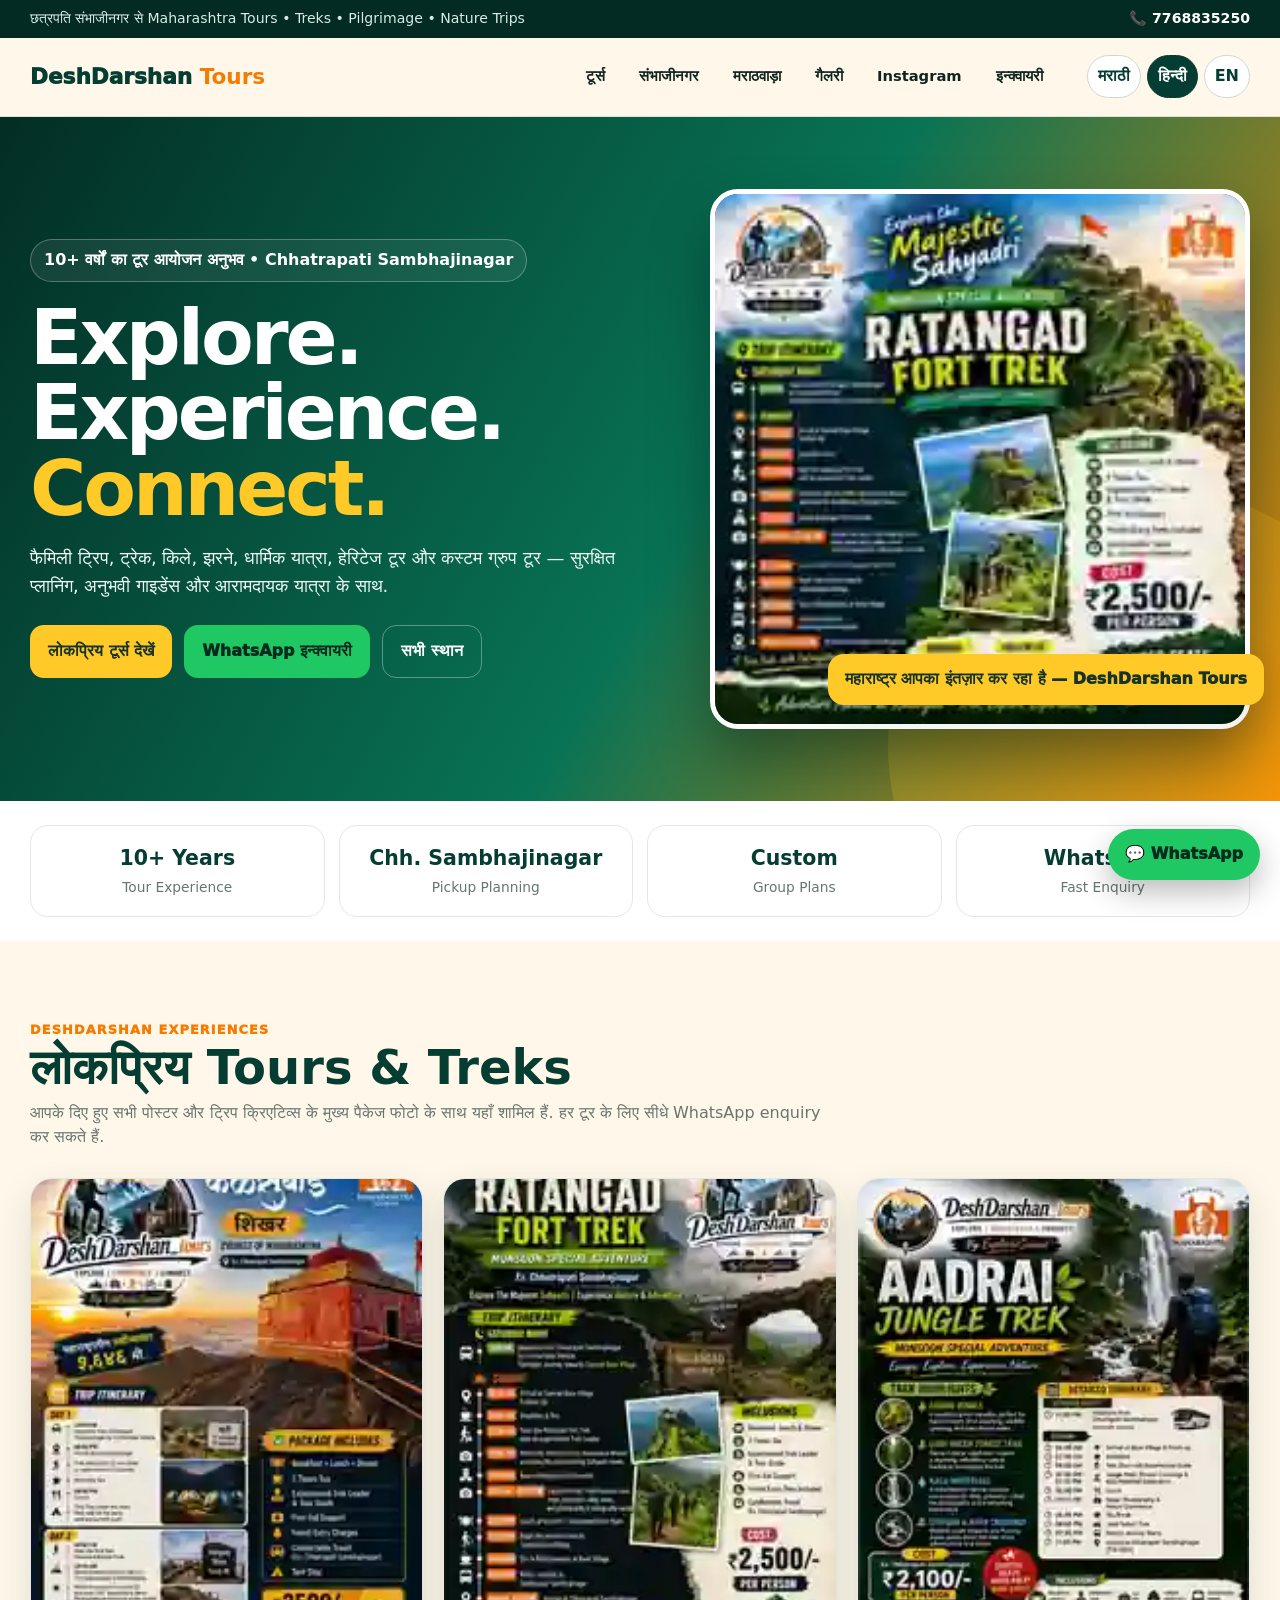
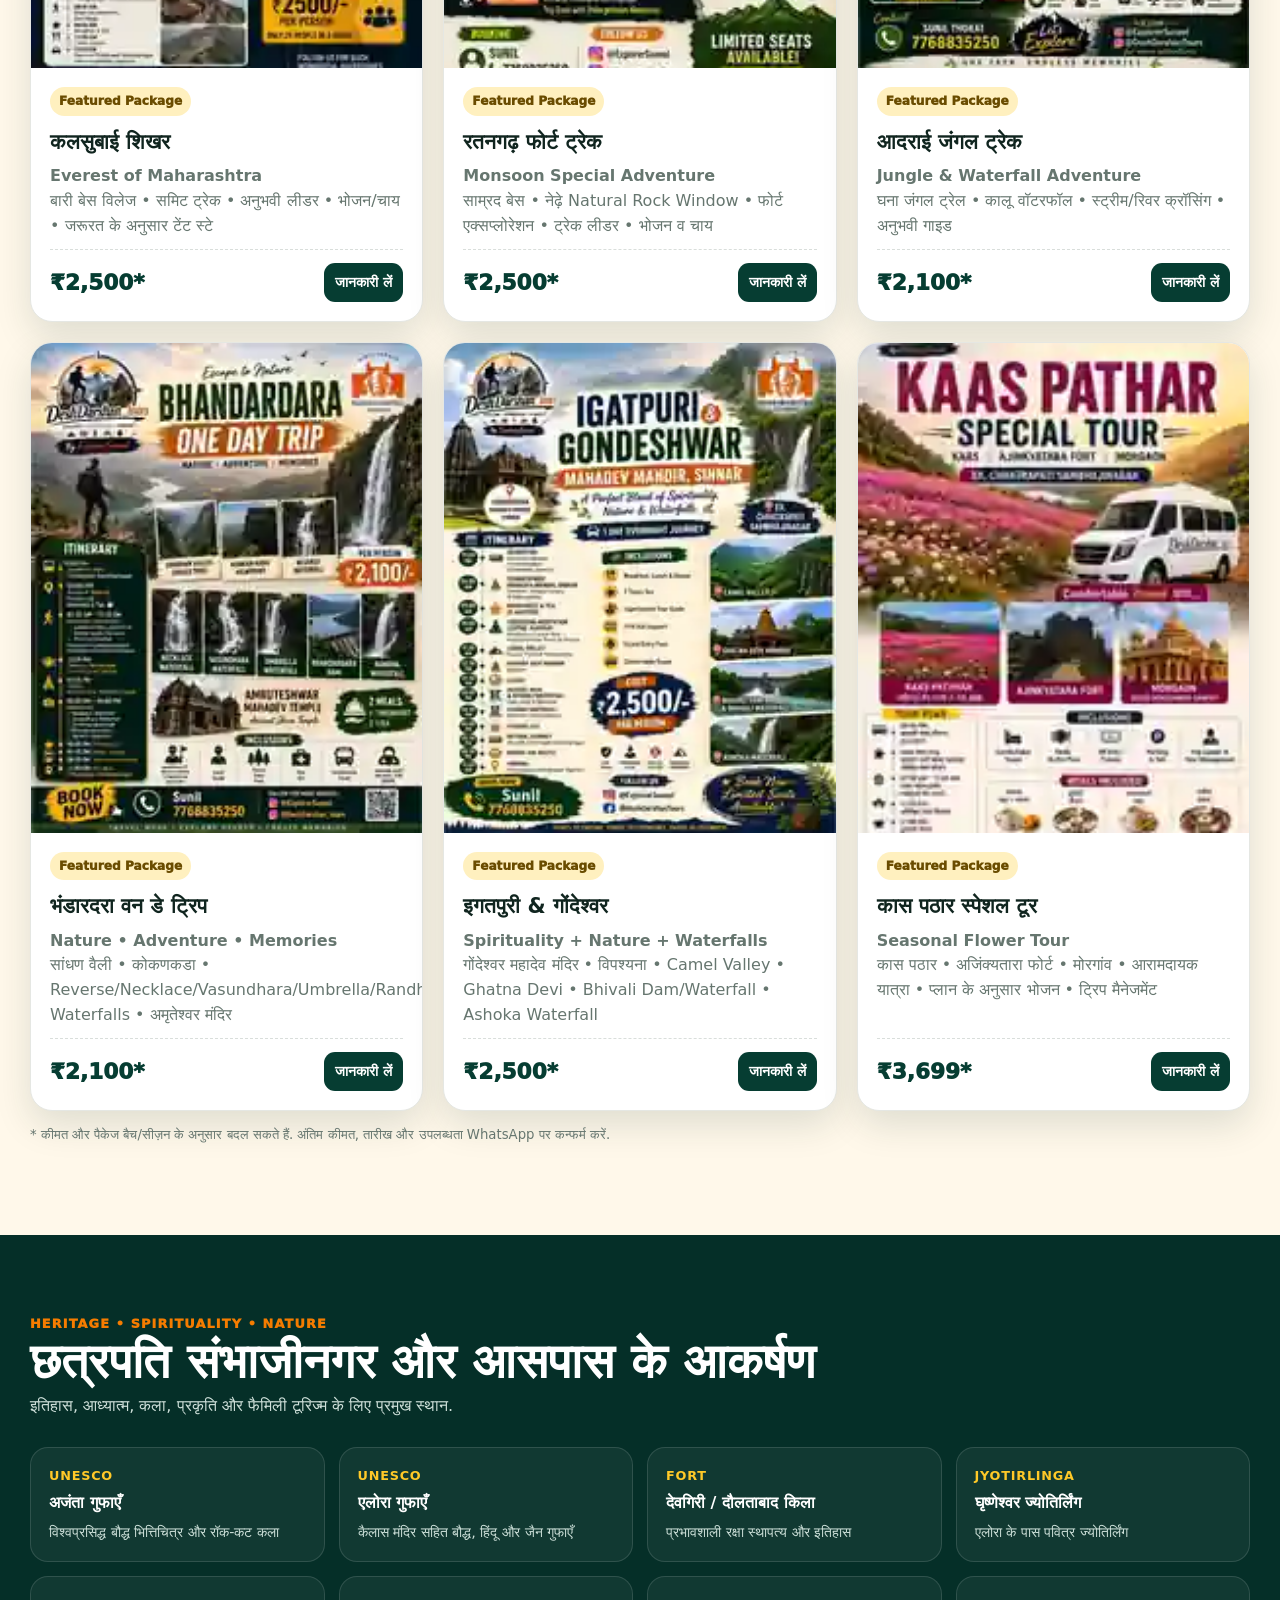
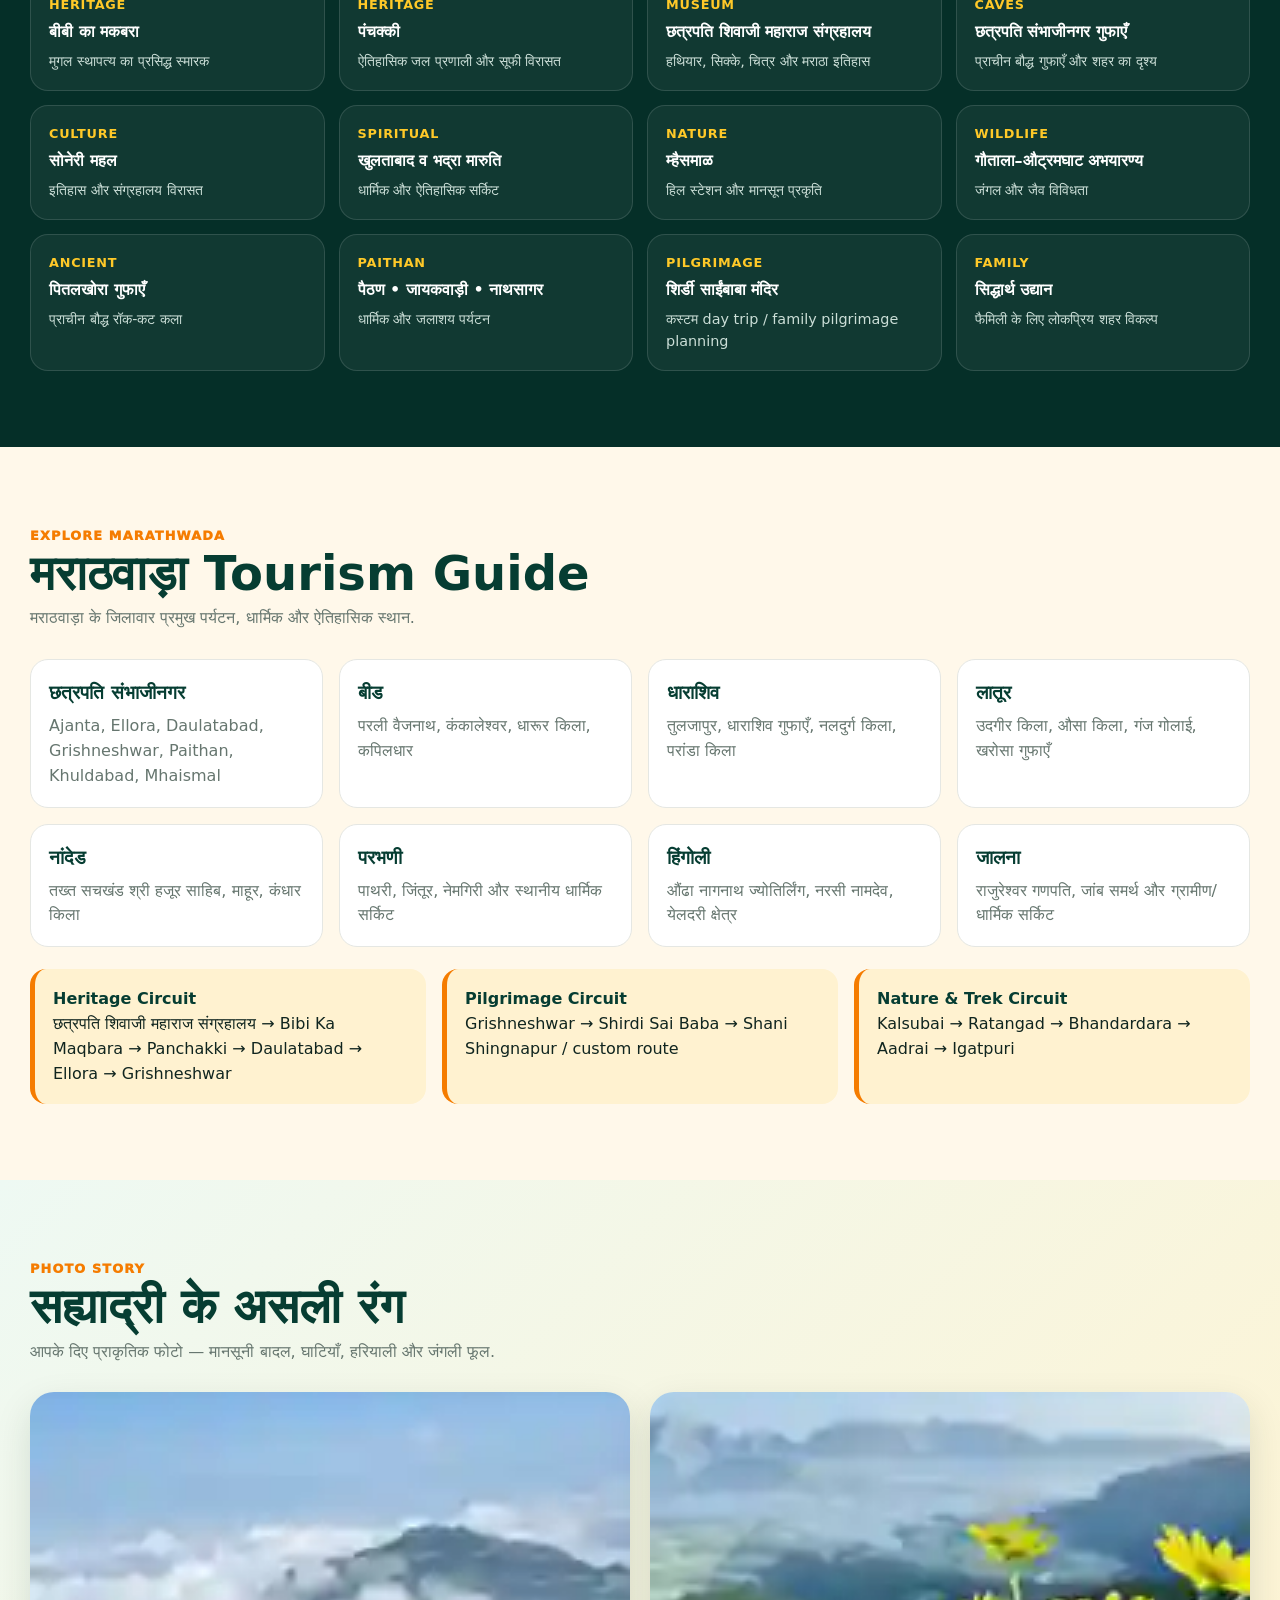
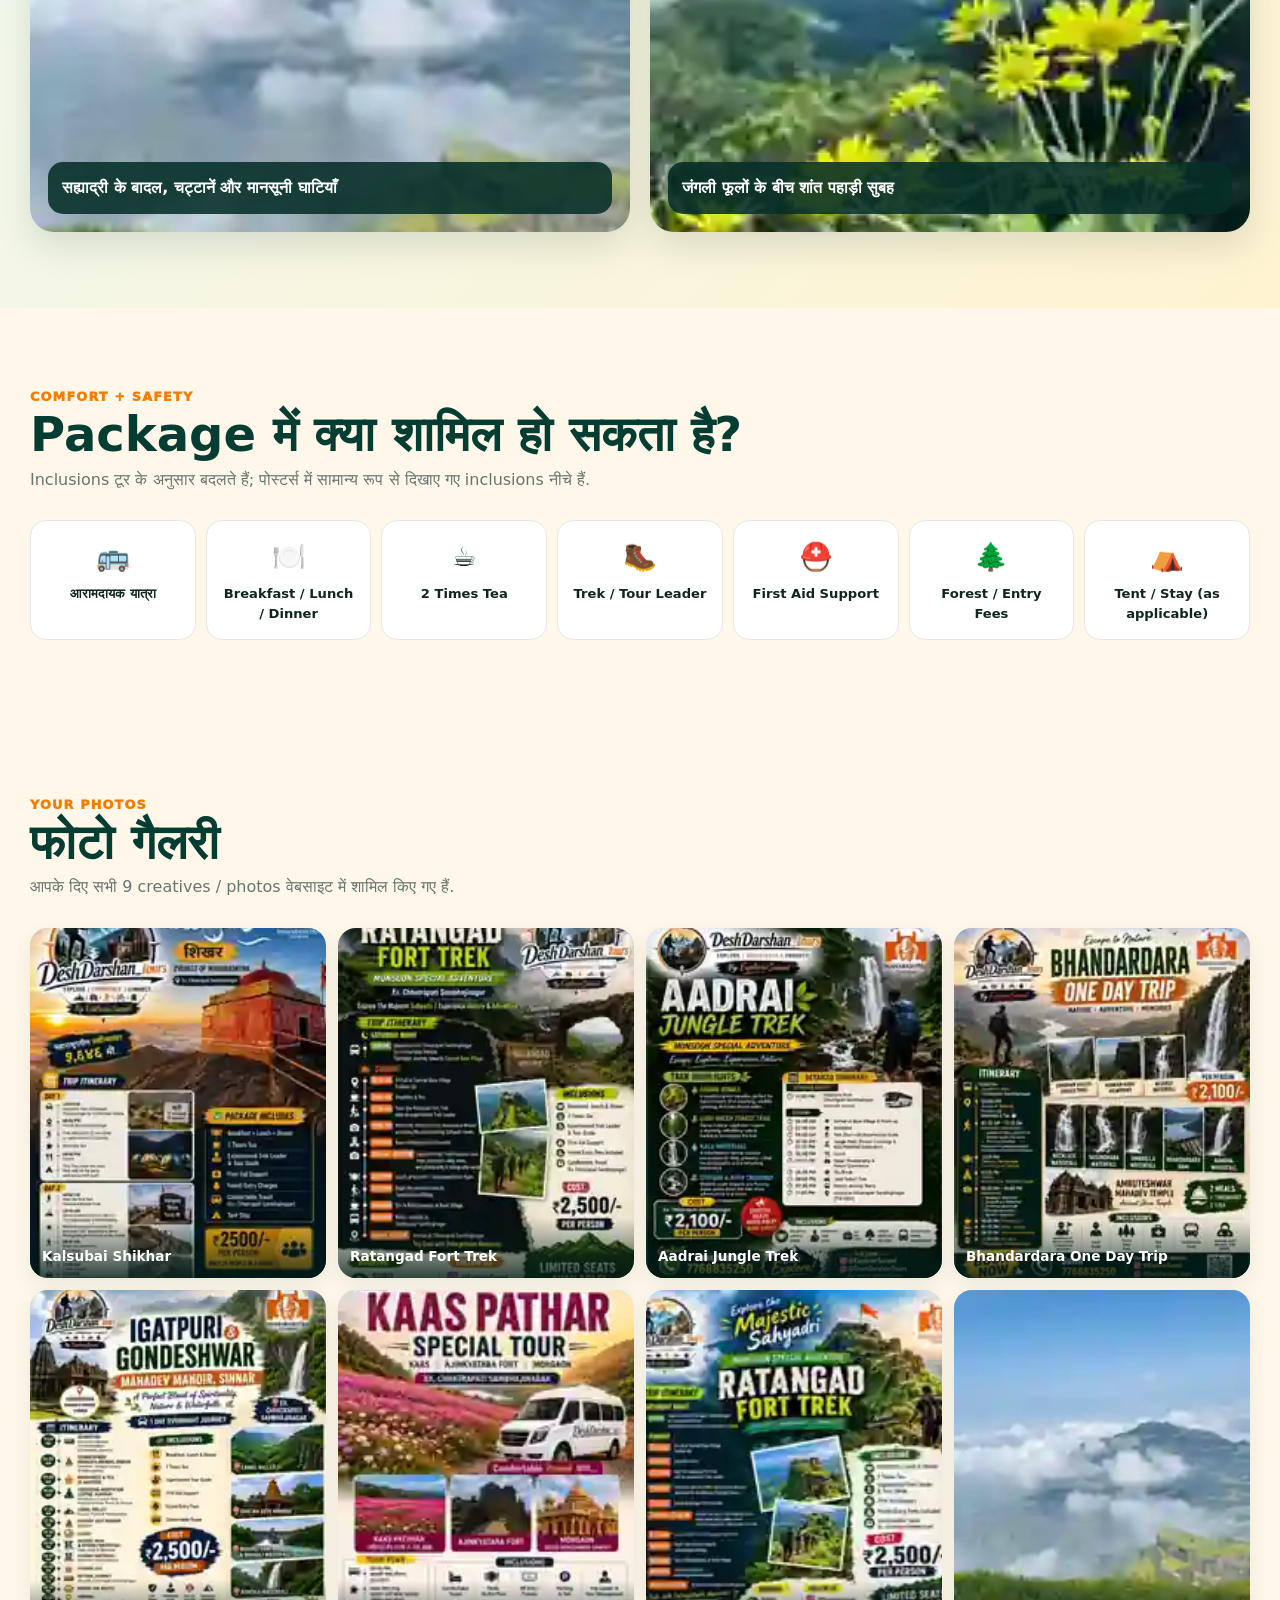
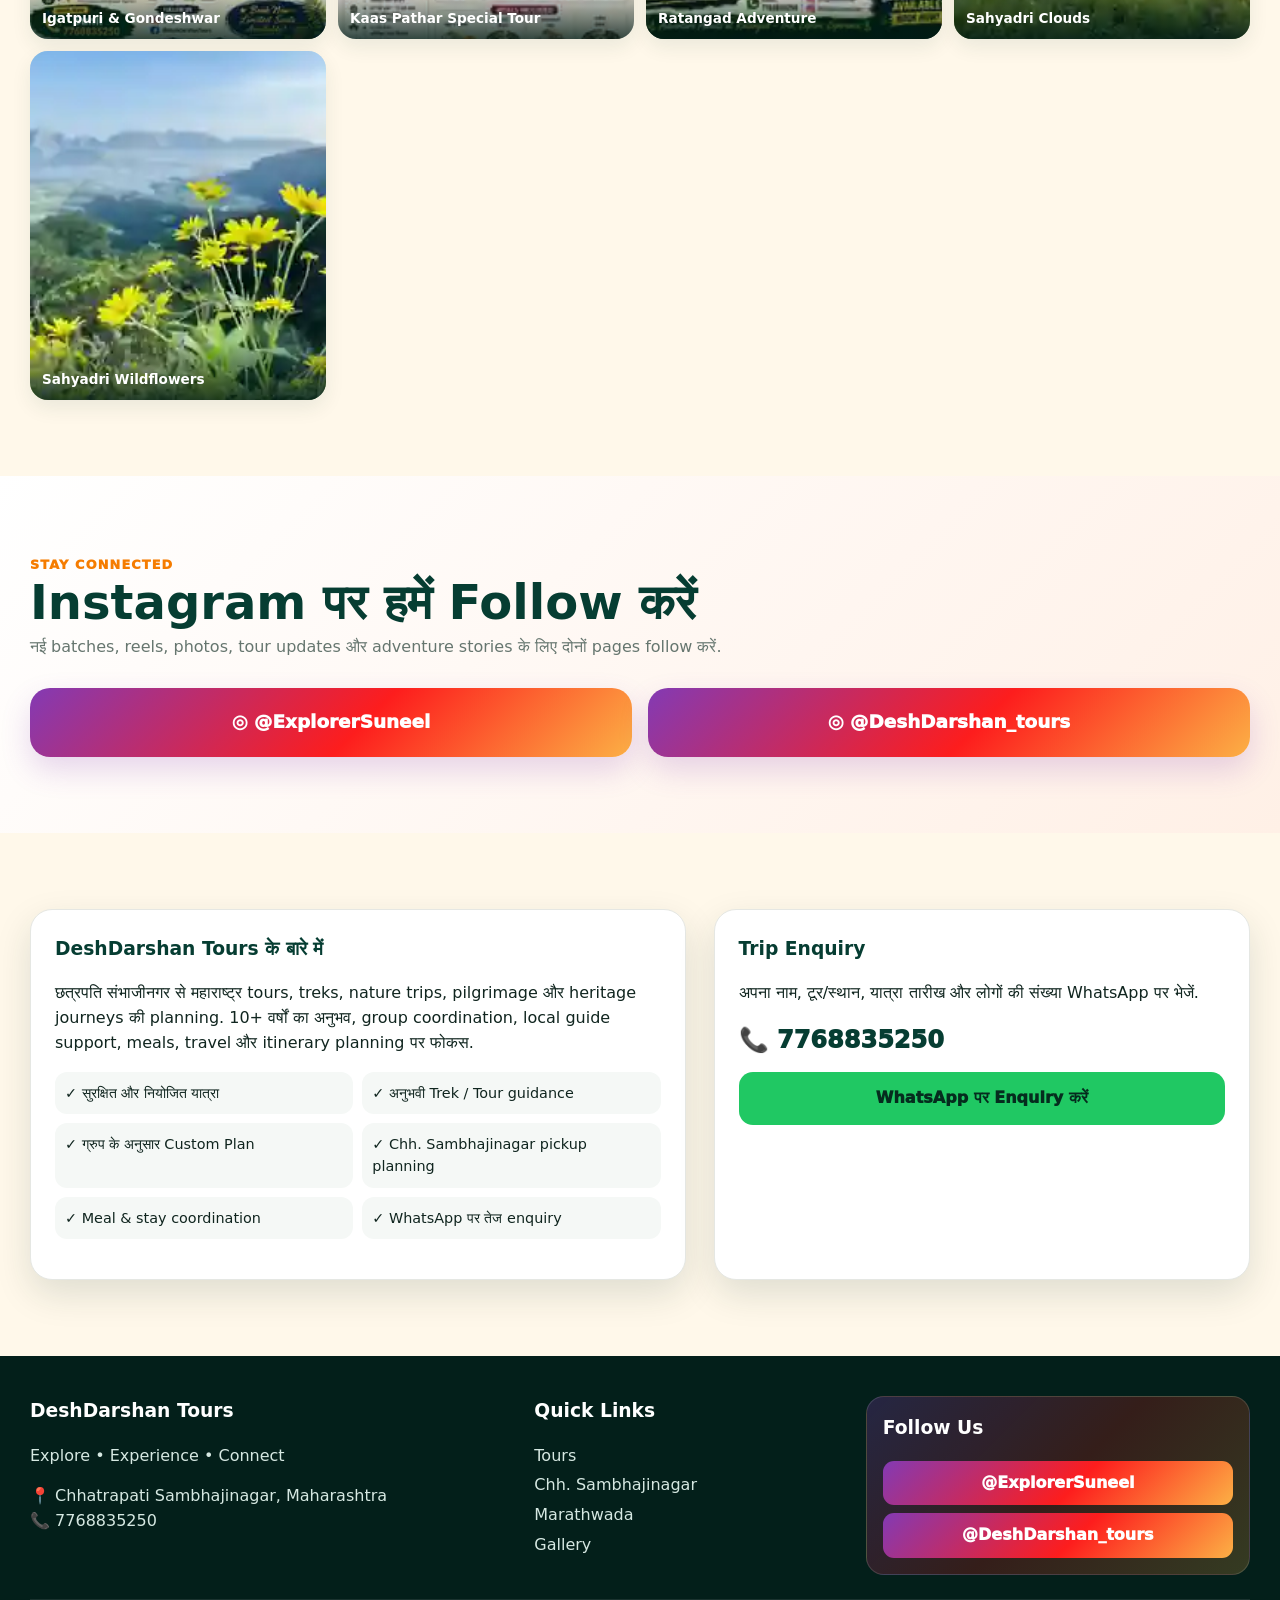
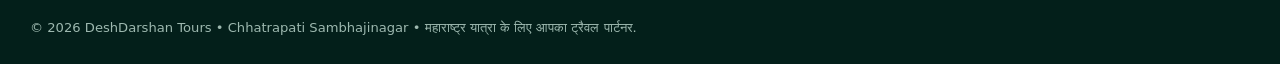
<file: desktop/hi.html>
<!doctype html><html lang="hi"><head><meta charset="utf-8"><meta name="viewport" content="width=device-width,initial-scale=1"><meta name="theme-color" content="#063d32"><meta name="description" content="DeshDarshan Tours — Maharashtra tours, treks, heritage, pilgrimage and nature trips from Chhatrapati Sambhajinagar."><link rel="stylesheet" href="../site.css"><title>DeshDarshan Tours | Chhatrapati Sambhajinagar</title></head>
<body data-device="desktop"><div class="topbar"><div class="wrap"><span>छत्रपति संभाजीनगर से Maharashtra Tours • Treks • Pilgrimage • Nature Trips</span><a href="tel:+917768835250">📞 7768835250</a></div></div>
<header><nav class="wrap"><a class="brand" href="#top">DeshDarshan <b>Tours</b></a><button id="menuBtn" class="hamburger" onclick="document.getElementById('navLinks').classList.toggle('open')">☰ Menu</button><div id="navLinks" class="navlinks"><a href="#tours">टूर्स</a><a href="#places">संभाजीनगर</a><a href="#mar">मराठवाड़ा</a><a href="#gallery">गैलरी</a><a href="#social">Instagram</a><a href="#contact" class="generic-wa" target="_blank">इन्क्वायरी</a></div><div class="lang"><button class="" onclick="switchLang('mr')">मराठी</button><button class="active" onclick="switchLang('hi')">हिन्दी</button><button class="" onclick="switchLang('en')">EN</button></div></nav></header>
<main id="top"><section class="hero"><div class="wrap hero-grid"><div><span class="eyebrow">10+ वर्षों का टूर आयोजन अनुभव • Chhatrapati Sambhajinagar</span><h1>Explore. Experience. <em>Connect.</em></h1><p>फैमिली ट्रिप, ट्रेक, किले, झरने, धार्मिक यात्रा, हेरिटेज टूर और कस्टम ग्रुप टूर — सुरक्षित प्लानिंग, अनुभवी गाइडेंस और आरामदायक यात्रा के साथ.</p><div class="cta-row"><a class="btn btn-primary" href="#tours">लोकप्रिय टूर्स देखें</a><a class="btn btn-whatsapp" target="_blank" rel="noopener" href="https://wa.me/917768835250?text=Namaskar%20%2F%20Namaste%20%2F%20Hello%20DeshDarshan%20Tours%2C%20I%20want%20to%20enquire%20about%20a%20tour.">WhatsApp इन्क्वायरी</a><a class="btn btn-outline" href="#places">सभी स्थान</a></div></div><div class="hero-visual"><img src="../assets/ratangad-square.webp" alt="Ratangad adventure"><span class="hero-badge">महाराष्ट्र आपका इंतज़ार कर रहा है — DeshDarshan Tours</span></div></div></section>
<div class="stats"><div class="wrap stats-grid"><div class="stat"><strong>10+ Years</strong><span>Tour Experience</span></div><div class="stat"><strong>Chh. Sambhajinagar</strong><span>Pickup Planning</span></div><div class="stat"><strong>Custom</strong><span>Group Plans</span></div><div class="stat"><strong>WhatsApp</strong><span>Fast Enquiry</span></div></div></div>
<section id="tours"><div class="wrap"><div class="section-head"><div><span class="section-tag">DeshDarshan Experiences</span><h2>लोकप्रिय Tours &amp; Treks</h2><p>आपके दिए हुए सभी पोस्टर और ट्रिप क्रिएटिव्स के मुख्य पैकेज फोटो के साथ यहाँ शामिल हैं. हर टूर के लिए सीधे WhatsApp enquiry कर सकते हैं.</p></div></div><div class="tour-grid"><article class="tour-card"><img loading="lazy" src="../assets/kalsubai-shikhar.webp" alt="कलसुबाई शिखर"><div class="tour-body"><span class="pill">Featured Package</span><h3>कलसुबाई शिखर</h3><p><b>Everest of Maharashtra</b><br>बारी बेस विलेज • समिट ट्रेक • अनुभवी लीडर • भोजन/चाय • जरूरत के अनुसार टेंट स्टे</p><div class="tour-foot"><span class="price">₹2,500*</span><a class="enquire" target="_blank" rel="noopener" href="https://wa.me/917768835250?text=DeshDarshan%20Tours%20-%20%E0%A4%95%E0%A4%B2%E0%A4%B8%E0%A5%81%E0%A4%AC%E0%A4%BE%E0%A4%88%20%E0%A4%B6%E0%A4%BF%E0%A4%96%E0%A4%B0%20enquiry">जानकारी लें</a></div></div></article><article class="tour-card"><img loading="lazy" src="../assets/ratangad-fort-trek.webp" alt="रतनगढ़ फोर्ट ट्रेक"><div class="tour-body"><span class="pill">Featured Package</span><h3>रतनगढ़ फोर्ट ट्रेक</h3><p><b>Monsoon Special Adventure</b><br>साम्रद बेस • नेढ़े Natural Rock Window • फोर्ट एक्सप्लोरेशन • ट्रेक लीडर • भोजन व चाय</p><div class="tour-foot"><span class="price">₹2,500*</span><a class="enquire" target="_blank" rel="noopener" href="https://wa.me/917768835250?text=DeshDarshan%20Tours%20-%20%E0%A4%B0%E0%A4%A4%E0%A4%A8%E0%A4%97%E0%A4%A2%E0%A4%BC%20%E0%A4%AB%E0%A5%8B%E0%A4%B0%E0%A5%8D%E0%A4%9F%20%E0%A4%9F%E0%A5%8D%E0%A4%B0%E0%A5%87%E0%A4%95%20enquiry">जानकारी लें</a></div></div></article><article class="tour-card"><img loading="lazy" src="../assets/aadrai-jungle-trek.webp" alt="आदराई जंगल ट्रेक"><div class="tour-body"><span class="pill">Featured Package</span><h3>आदराई जंगल ट्रेक</h3><p><b>Jungle &amp; Waterfall Adventure</b><br>घना जंगल ट्रेल • कालू वॉटरफॉल • स्ट्रीम/रिवर क्रॉसिंग • अनुभवी गाइड</p><div class="tour-foot"><span class="price">₹2,100*</span><a class="enquire" target="_blank" rel="noopener" href="https://wa.me/917768835250?text=DeshDarshan%20Tours%20-%20%E0%A4%86%E0%A4%A6%E0%A4%B0%E0%A4%BE%E0%A4%88%20%E0%A4%9C%E0%A4%82%E0%A4%97%E0%A4%B2%20%E0%A4%9F%E0%A5%8D%E0%A4%B0%E0%A5%87%E0%A4%95%20enquiry">जानकारी लें</a></div></div></article><article class="tour-card"><img loading="lazy" src="../assets/bhandardara-one-day-trip.webp" alt="भंडारदरा वन डे ट्रिप"><div class="tour-body"><span class="pill">Featured Package</span><h3>भंडारदरा वन डे ट्रिप</h3><p><b>Nature • Adventure • Memories</b><br>सांधण वैली • कोकणकडा • Reverse/Necklace/Vasundhara/Umbrella/Randha Waterfalls • अमृतेश्वर मंदिर</p><div class="tour-foot"><span class="price">₹2,100*</span><a class="enquire" target="_blank" rel="noopener" href="https://wa.me/917768835250?text=DeshDarshan%20Tours%20-%20%E0%A4%AD%E0%A4%82%E0%A4%A1%E0%A4%BE%E0%A4%B0%E0%A4%A6%E0%A4%B0%E0%A4%BE%20%E0%A4%B5%E0%A4%A8%20%E0%A4%A1%E0%A5%87%20%E0%A4%9F%E0%A5%8D%E0%A4%B0%E0%A4%BF%E0%A4%AA%20enquiry">जानकारी लें</a></div></div></article><article class="tour-card"><img loading="lazy" src="../assets/igatpuri-gondeshwar.webp" alt="इगतपुरी &amp; गोंदेश्वर"><div class="tour-body"><span class="pill">Featured Package</span><h3>इगतपुरी &amp; गोंदेश्वर</h3><p><b>Spirituality + Nature + Waterfalls</b><br>गोंदेश्वर महादेव मंदिर • विपश्यना • Camel Valley • Ghatna Devi • Bhivali Dam/Waterfall • Ashoka Waterfall</p><div class="tour-foot"><span class="price">₹2,500*</span><a class="enquire" target="_blank" rel="noopener" href="https://wa.me/917768835250?text=DeshDarshan%20Tours%20-%20%E0%A4%87%E0%A4%97%E0%A4%A4%E0%A4%AA%E0%A5%81%E0%A4%B0%E0%A5%80%20%26%20%E0%A4%97%E0%A5%8B%E0%A4%82%E0%A4%A6%E0%A5%87%E0%A4%B6%E0%A5%8D%E0%A4%B5%E0%A4%B0%20enquiry">जानकारी लें</a></div></div></article><article class="tour-card"><img loading="lazy" src="../assets/kaas-pathar-special-tour.webp" alt="कास पठार स्पेशल टूर"><div class="tour-body"><span class="pill">Featured Package</span><h3>कास पठार स्पेशल टूर</h3><p><b>Seasonal Flower Tour</b><br>कास पठार • अजिंक्यतारा फोर्ट • मोरगांव • आरामदायक यात्रा • प्लान के अनुसार भोजन • ट्रिप मैनेजमेंट</p><div class="tour-foot"><span class="price">₹3,699*</span><a class="enquire" target="_blank" rel="noopener" href="https://wa.me/917768835250?text=DeshDarshan%20Tours%20-%20%E0%A4%95%E0%A4%BE%E0%A4%B8%20%E0%A4%AA%E0%A4%A0%E0%A4%BE%E0%A4%B0%20%E0%A4%B8%E0%A5%8D%E0%A4%AA%E0%A5%87%E0%A4%B6%E0%A4%B2%20%E0%A4%9F%E0%A5%82%E0%A4%B0%20enquiry">जानकारी लें</a></div></div></article></div><p class="note">* कीमत और पैकेज बैच/सीज़न के अनुसार बदल सकते हैं. अंतिम कीमत, तारीख और उपलब्धता WhatsApp पर कन्फर्म करें.</p></div></section>
<section id="places" class="dark"><div class="wrap"><div class="section-head"><div><span class="section-tag">Heritage • Spirituality • Nature</span><h2>छत्रपति संभाजीनगर और आसपास के आकर्षण</h2><p>इतिहास, आध्यात्म, कला, प्रकृति और फैमिली टूरिज्म के लिए प्रमुख स्थान.</p></div></div><div class="place-grid"><div class="place"><b>UNESCO</b><strong>अजंता गुफाएँ</strong><span>विश्वप्रसिद्ध बौद्ध भित्तिचित्र और रॉक-कट कला</span></div><div class="place"><b>UNESCO</b><strong>एलोरा गुफाएँ</strong><span>कैलास मंदिर सहित बौद्ध, हिंदू और जैन गुफाएँ</span></div><div class="place"><b>Fort</b><strong>देवगिरी / दौलताबाद किला</strong><span>प्रभावशाली रक्षा स्थापत्य और इतिहास</span></div><div class="place"><b>Jyotirlinga</b><strong>घृष्णेश्वर ज्योतिर्लिंग</strong><span>एलोरा के पास पवित्र ज्योतिर्लिंग</span></div><div class="place"><b>Heritage</b><strong>बीबी का मकबरा</strong><span>मुगल स्थापत्य का प्रसिद्ध स्मारक</span></div><div class="place"><b>Heritage</b><strong>पंचक्की</strong><span>ऐतिहासिक जल प्रणाली और सूफी विरासत</span></div><div class="place"><b>Museum</b><strong>छत्रपति शिवाजी महाराज संग्रहालय</strong><span>हथियार, सिक्के, चित्र और मराठा इतिहास</span></div><div class="place"><b>Caves</b><strong>छत्रपति संभाजीनगर गुफाएँ</strong><span>प्राचीन बौद्ध गुफाएँ और शहर का दृश्य</span></div><div class="place"><b>Culture</b><strong>सोनेरी महल</strong><span>इतिहास और संग्रहालय विरासत</span></div><div class="place"><b>Spiritual</b><strong>खुलताबाद व भद्रा मारुति</strong><span>धार्मिक और ऐतिहासिक सर्किट</span></div><div class="place"><b>Nature</b><strong>म्हैसमाळ</strong><span>हिल स्टेशन और मानसून प्रकृति</span></div><div class="place"><b>Wildlife</b><strong>गौताला–औट्रमघाट अभयारण्य</strong><span>जंगल और जैव विविधता</span></div><div class="place"><b>Ancient</b><strong>पितलखोरा गुफाएँ</strong><span>प्राचीन बौद्ध रॉक-कट कला</span></div><div class="place"><b>Paithan</b><strong>पैठण • जायकवाड़ी • नाथसागर</strong><span>धार्मिक और जलाशय पर्यटन</span></div><div class="place"><b>Pilgrimage</b><strong>शिर्डी साईंबाबा मंदिर</strong><span>कस्टम day trip / family pilgrimage planning</span></div><div class="place"><b>Family</b><strong>सिद्धार्थ उद्यान</strong><span>फैमिली के लिए लोकप्रिय शहर विकल्प</span></div></div></div></section>
<section id="mar"><div class="wrap"><div class="section-head"><div><span class="section-tag">Explore Marathwada</span><h2>मराठवाड़ा Tourism Guide</h2><p>मराठवाड़ा के जिलावार प्रमुख पर्यटन, धार्मिक और ऐतिहासिक स्थान.</p></div></div><div class="district-grid"><article class="district"><h3>छत्रपति संभाजीनगर</h3><p>Ajanta, Ellora, Daulatabad, Grishneshwar, Paithan, Khuldabad, Mhaismal</p></article><article class="district"><h3>बीड</h3><p>परली वैजनाथ, कंकालेश्वर, धारूर किला, कपिलधार</p></article><article class="district"><h3>धाराशिव</h3><p>तुलजापुर, धाराशिव गुफाएँ, नलदुर्ग किला, परांडा किला</p></article><article class="district"><h3>लातूर</h3><p>उदगीर किला, औसा किला, गंज गोलाई, खरोसा गुफाएँ</p></article><article class="district"><h3>नांदेड</h3><p>तख्त सचखंड श्री हजूर साहिब, माहूर, कंधार किला</p></article><article class="district"><h3>परभणी</h3><p>पाथरी, जिंतूर, नेमगिरी और स्थानीय धार्मिक सर्किट</p></article><article class="district"><h3>हिंगोली</h3><p>औंढा नागनाथ ज्योतिर्लिंग, नरसी नामदेव, येलदरी क्षेत्र</p></article><article class="district"><h3>जालना</h3><p>राजुरेश्वर गणपति, जांब समर्थ और ग्रामीण/धार्मिक सर्किट</p></article></div><div class="circuits"><div class="circuit"><b>Heritage Circuit</b><br>छत्रपति शिवाजी महाराज संग्रहालय → Bibi Ka Maqbara → Panchakki → Daulatabad → Ellora → Grishneshwar</div><div class="circuit"><b>Pilgrimage Circuit</b><br>Grishneshwar → Shirdi Sai Baba → Shani Shingnapur / custom route</div><div class="circuit"><b>Nature &amp; Trek Circuit</b><br>Kalsubai → Ratangad → Bhandardara → Aadrai → Igatpuri</div></div></div></section>
<section class="story"><div class="wrap"><div class="section-head"><div><span class="section-tag">Photo Story</span><h2>सह्याद्री के असली रंग</h2><p>आपके दिए प्राकृतिक फोटो — मानसूनी बादल, घाटियाँ, हरियाली और जंगली फूल.</p></div></div><div class="story-grid"><div class="story-photo"><img loading="lazy" src="../assets/sahyadri-clouds.webp" alt="Sahyadri clouds"><div class="story-caption">सह्याद्री के बादल, चट्टानें और मानसूनी घाटियाँ</div></div><div class="story-photo"><img loading="lazy" src="../assets/sahyadri-flowers.webp" alt="Sahyadri flowers"><div class="story-caption">जंगली फूलों के बीच शांत पहाड़ी सुबह</div></div></div></div></section>
<section><div class="wrap"><div class="section-head"><div><span class="section-tag">Comfort + Safety</span><h2>Package में क्या शामिल हो सकता है?</h2><p>Inclusions टूर के अनुसार बदलते हैं; पोस्टर्स में सामान्य रूप से दिखाए गए inclusions नीचे हैं.</p></div></div><div class="inclusions"><div class="inc"><div class="ico">🚌</div><span>आरामदायक यात्रा</span></div><div class="inc"><div class="ico">🍽️</div><span>Breakfast / Lunch / Dinner</span></div><div class="inc"><div class="ico">☕</div><span>2 Times Tea</span></div><div class="inc"><div class="ico">🥾</div><span>Trek / Tour Leader</span></div><div class="inc"><div class="ico">⛑️</div><span>First Aid Support</span></div><div class="inc"><div class="ico">🌲</div><span>Forest / Entry Fees</span></div><div class="inc"><div class="ico">⛺</div><span>Tent / Stay (as applicable)</span></div></div></div></section>
<section id="gallery"><div class="wrap"><div class="section-head"><div><span class="section-tag">Your Photos</span><h2>फोटो गैलरी</h2><p>आपके दिए सभी 9 creatives / photos वेबसाइट में शामिल किए गए हैं.</p></div></div><div class="gallery"><figure onclick="openPic('../assets/kalsubai-shikhar.webp')"><img loading="lazy" src="../assets/kalsubai-shikhar.webp" alt="Kalsubai Shikhar"><figcaption>Kalsubai Shikhar</figcaption></figure><figure onclick="openPic('../assets/ratangad-fort-trek.webp')"><img loading="lazy" src="../assets/ratangad-fort-trek.webp" alt="Ratangad Fort Trek"><figcaption>Ratangad Fort Trek</figcaption></figure><figure onclick="openPic('../assets/aadrai-jungle-trek.webp')"><img loading="lazy" src="../assets/aadrai-jungle-trek.webp" alt="Aadrai Jungle Trek"><figcaption>Aadrai Jungle Trek</figcaption></figure><figure onclick="openPic('../assets/bhandardara-one-day-trip.webp')"><img loading="lazy" src="../assets/bhandardara-one-day-trip.webp" alt="Bhandardara One Day Trip"><figcaption>Bhandardara One Day Trip</figcaption></figure><figure onclick="openPic('../assets/igatpuri-gondeshwar.webp')"><img loading="lazy" src="../assets/igatpuri-gondeshwar.webp" alt="Igatpuri &amp; Gondeshwar"><figcaption>Igatpuri &amp; Gondeshwar</figcaption></figure><figure onclick="openPic('../assets/kaas-pathar-special-tour.webp')"><img loading="lazy" src="../assets/kaas-pathar-special-tour.webp" alt="Kaas Pathar Special Tour"><figcaption>Kaas Pathar Special Tour</figcaption></figure><figure onclick="openPic('../assets/ratangad-square.webp')"><img loading="lazy" src="../assets/ratangad-square.webp" alt="Ratangad Adventure"><figcaption>Ratangad Adventure</figcaption></figure><figure onclick="openPic('../assets/sahyadri-clouds.webp')"><img loading="lazy" src="../assets/sahyadri-clouds.webp" alt="Sahyadri Clouds"><figcaption>Sahyadri Clouds</figcaption></figure><figure onclick="openPic('../assets/sahyadri-flowers.webp')"><img loading="lazy" src="../assets/sahyadri-flowers.webp" alt="Sahyadri Wildflowers"><figcaption>Sahyadri Wildflowers</figcaption></figure></div></div></section>
<section id="social" class="social"><div class="wrap"><div class="section-head"><div><span class="section-tag">Stay Connected</span><h2>Instagram पर हमें Follow करें</h2><p>नई batches, reels, photos, tour updates और adventure stories के लिए दोनों pages follow करें.</p></div></div><div class="ig-grid"><a class="ig-card" href="https://www.instagram.com/ExplorerSuneel/" target="_blank" rel="noopener">◎ @ExplorerSuneel</a><a class="ig-card" href="https://www.instagram.com/DeshDarshan_tours/" target="_blank" rel="noopener">◎ @DeshDarshan_tours</a></div></div></section>
<section id="contact"><div class="wrap about-contact"><article class="about-card"><h3>DeshDarshan Tours के बारे में</h3><p>छत्रपति संभाजीनगर से महाराष्ट्र tours, treks, nature trips, pilgrimage और heritage journeys की planning. 10+ वर्षों का अनुभव, group coordination, local guide support, meals, travel और itinerary planning पर फोकस.</p><div class="check-grid"><div class="check">✓ सुरक्षित और नियोजित यात्रा</div><div class="check">✓ अनुभवी Trek / Tour guidance</div><div class="check">✓ ग्रुप के अनुसार Custom Plan</div><div class="check">✓ Chh. Sambhajinagar pickup planning</div><div class="check">✓ Meal &amp; stay coordination</div><div class="check">✓ WhatsApp पर तेज enquiry</div></div></article><article class="contact-card"><h3>Trip Enquiry</h3><p>अपना नाम, टूर/स्थान, यात्रा तारीख और लोगों की संख्या WhatsApp पर भेजें.</p><div class="phone">📞 7768835250</div><a class="big-wa" href="https://wa.me/917768835250?text=Namaskar%20%2F%20Namaste%20%2F%20Hello%20DeshDarshan%20Tours%2C%20I%20want%20to%20enquire%20about%20a%20tour." target="_blank" rel="noopener">WhatsApp पर Enquiry करें</a></article></div></section></main>
<footer><div class="wrap footer-grid"><div><h3>DeshDarshan Tours</h3><p>Explore • Experience • Connect</p><p>📍 Chhatrapati Sambhajinagar, Maharashtra<br>📞 <a href="tel:+917768835250">7768835250</a></p></div><div class="footer-links"><h3>Quick Links</h3><a href="#tours">Tours</a><a href="#places">Chh. Sambhajinagar</a><a href="#mar">Marathwada</a><a href="#gallery">Gallery</a></div><div class="footer-social"><h3>Follow Us</h3><a href="https://www.instagram.com/ExplorerSuneel/" target="_blank">@ExplorerSuneel</a><a href="https://www.instagram.com/DeshDarshan_tours/" target="_blank">@DeshDarshan_tours</a></div></div><div class="wrap copyright">© 2026 DeshDarshan Tours • Chhatrapati Sambhajinagar • महाराष्ट्र यात्रा के लिए आपका ट्रैवल पार्टनर.</div></footer>
<a class="float-wa" target="_blank" rel="noopener" href="https://wa.me/917768835250?text=Namaskar%20%2F%20Namaste%20%2F%20Hello%20DeshDarshan%20Tours%2C%20I%20want%20to%20enquire%20about%20a%20tour.">💬 WhatsApp</a>
<div id="lightbox" class="lightbox"><button onclick="closePic()" aria-label="Close">×</button><img id="lightboxImg" alt="Tour photo"></div>
<script>
function switchLang(l){localStorage.setItem('deshdarshanLang',l);location.href=l==='mr'?'index.html':l+'.html'}
function openPic(src){document.getElementById('lightboxImg').src=src;document.getElementById('lightbox').classList.add('open')}
function closePic(){document.getElementById('lightbox').classList.remove('open')}
document.getElementById('lightbox').addEventListener('click',function(e){if(e.target===this)closePic()});
</script></body></html>
</file>
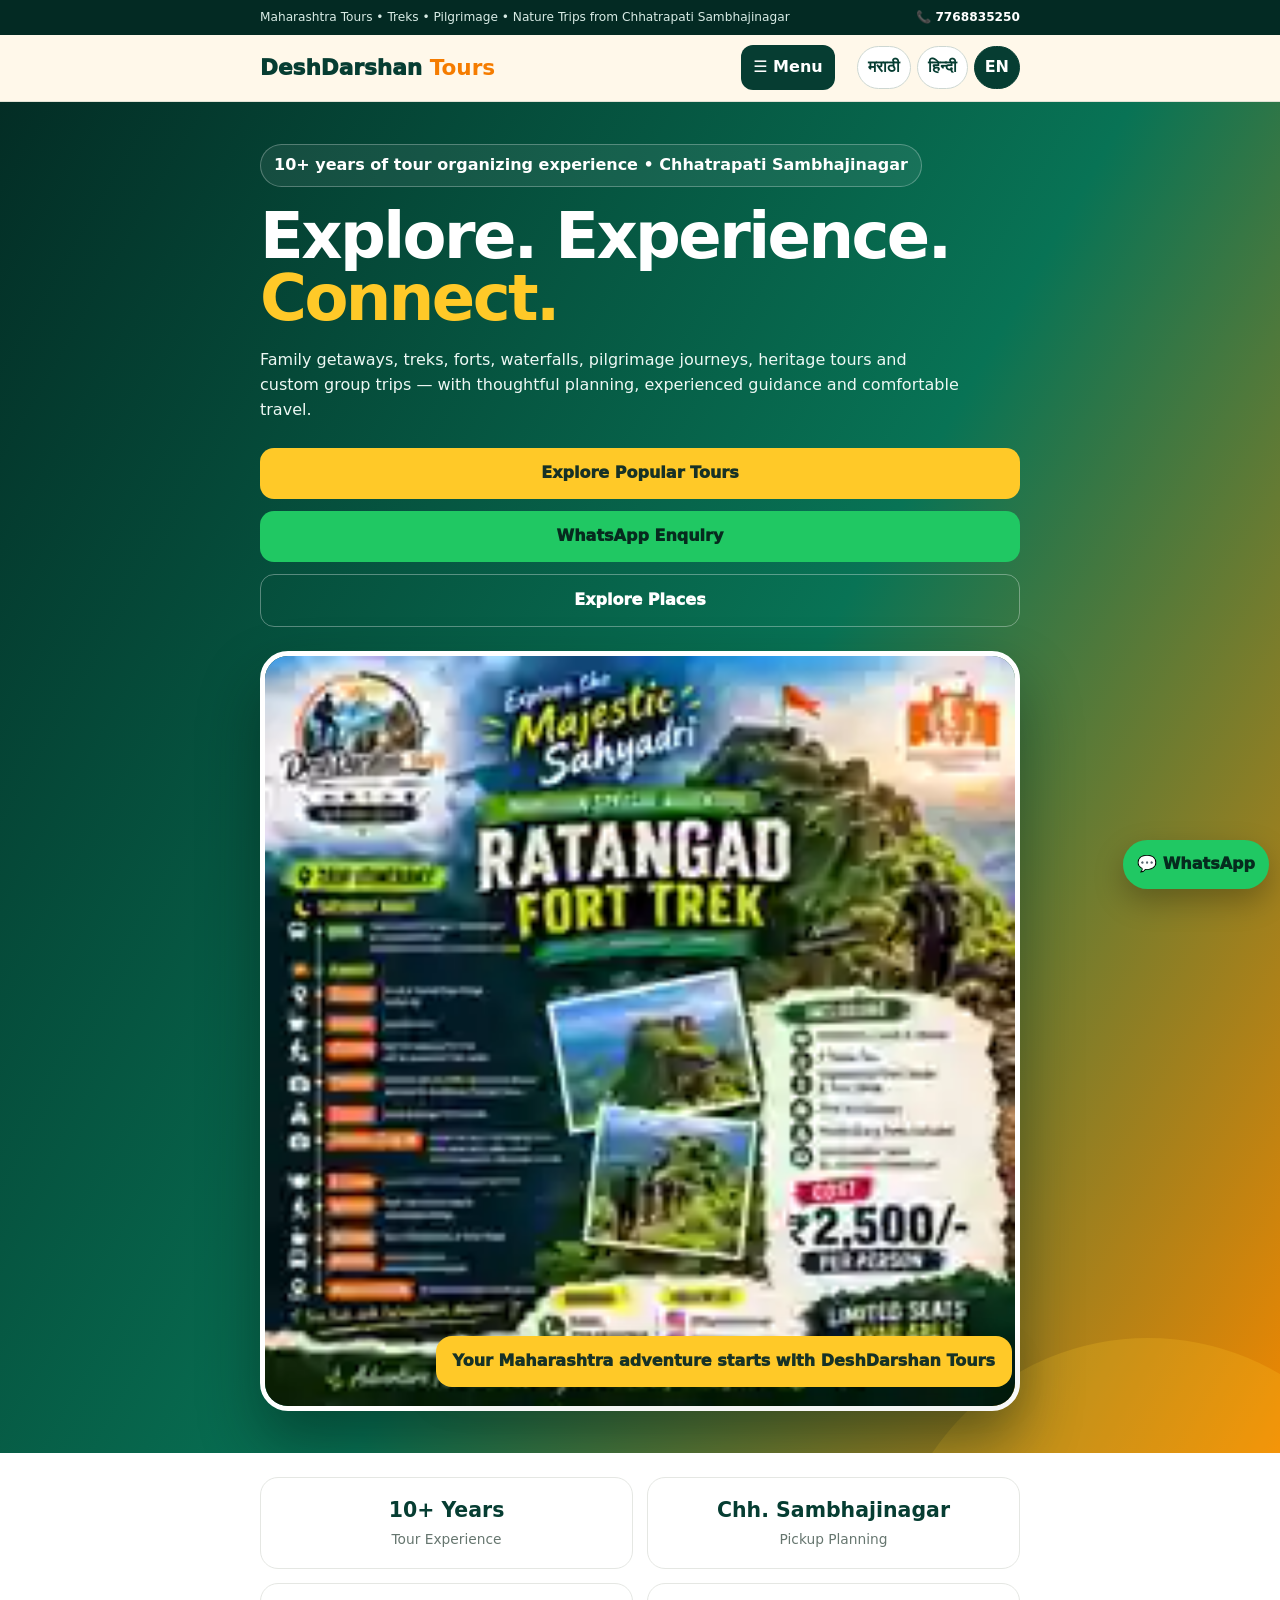
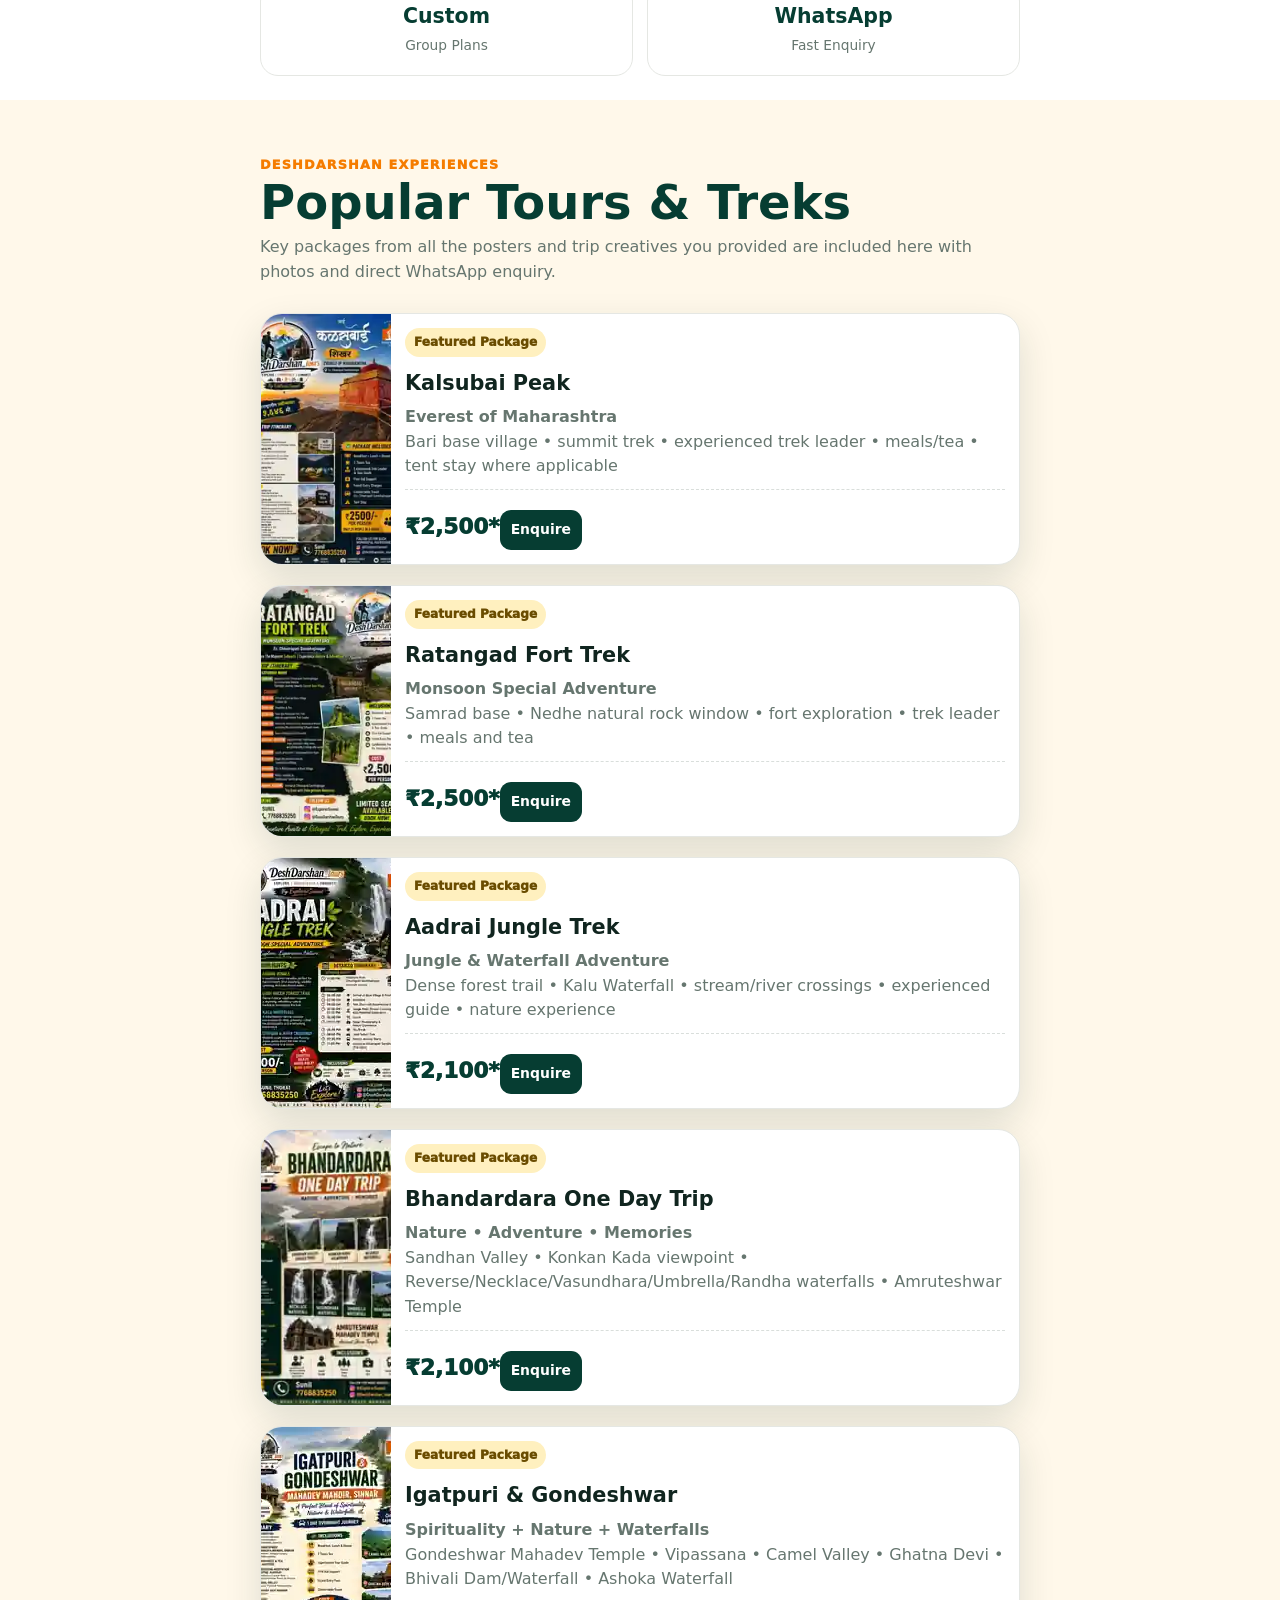
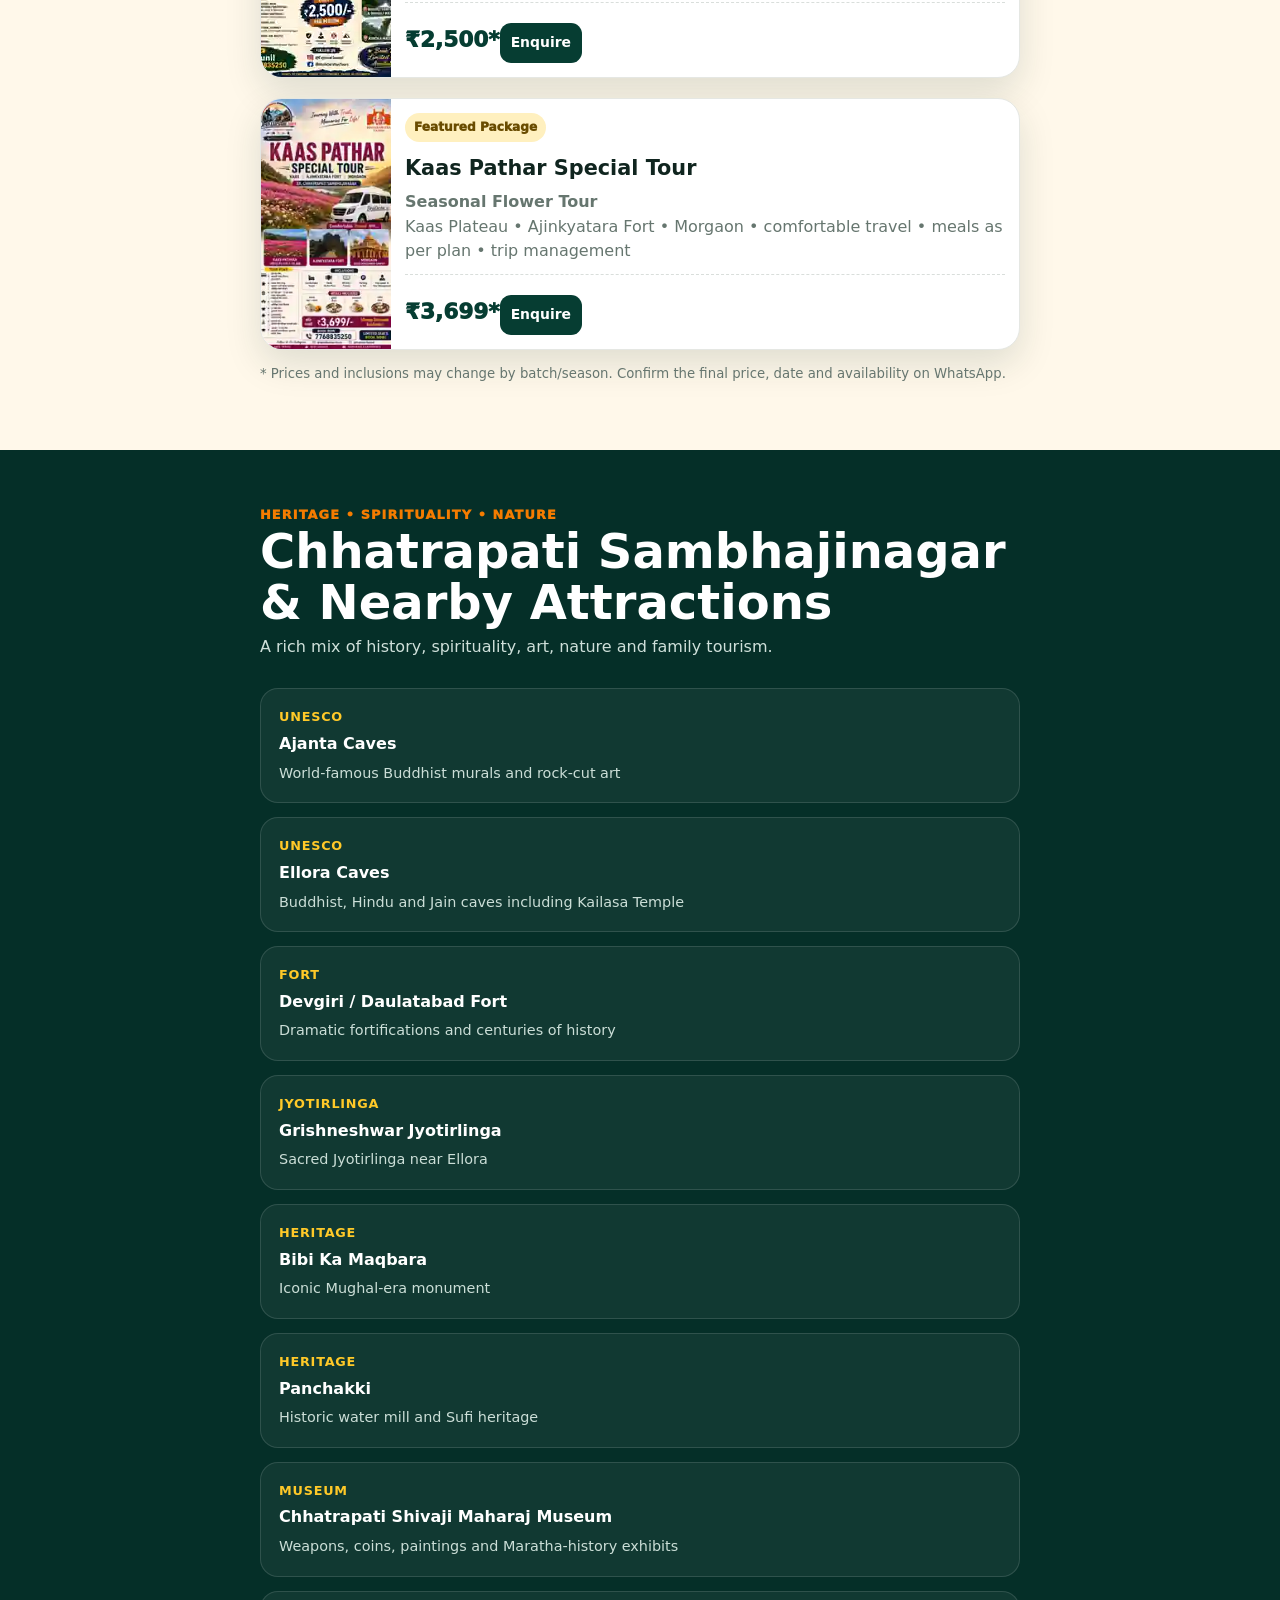
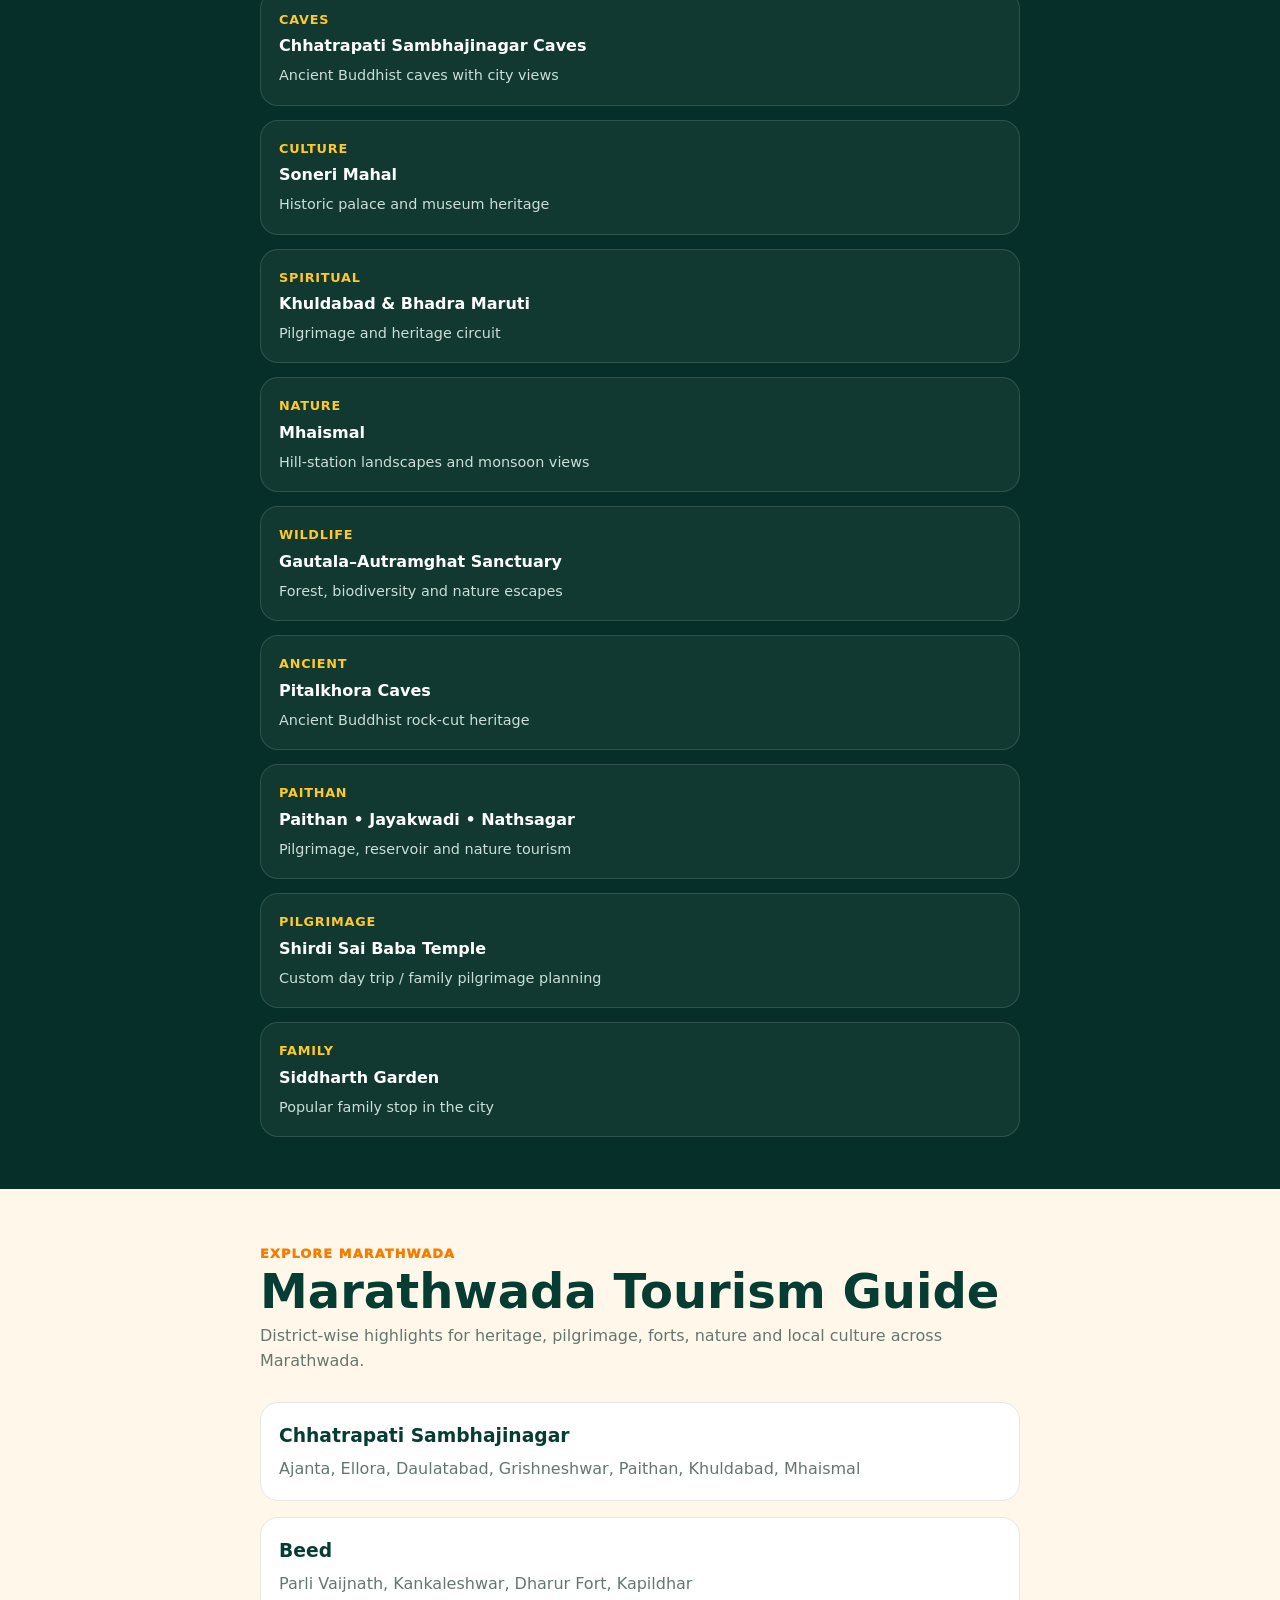
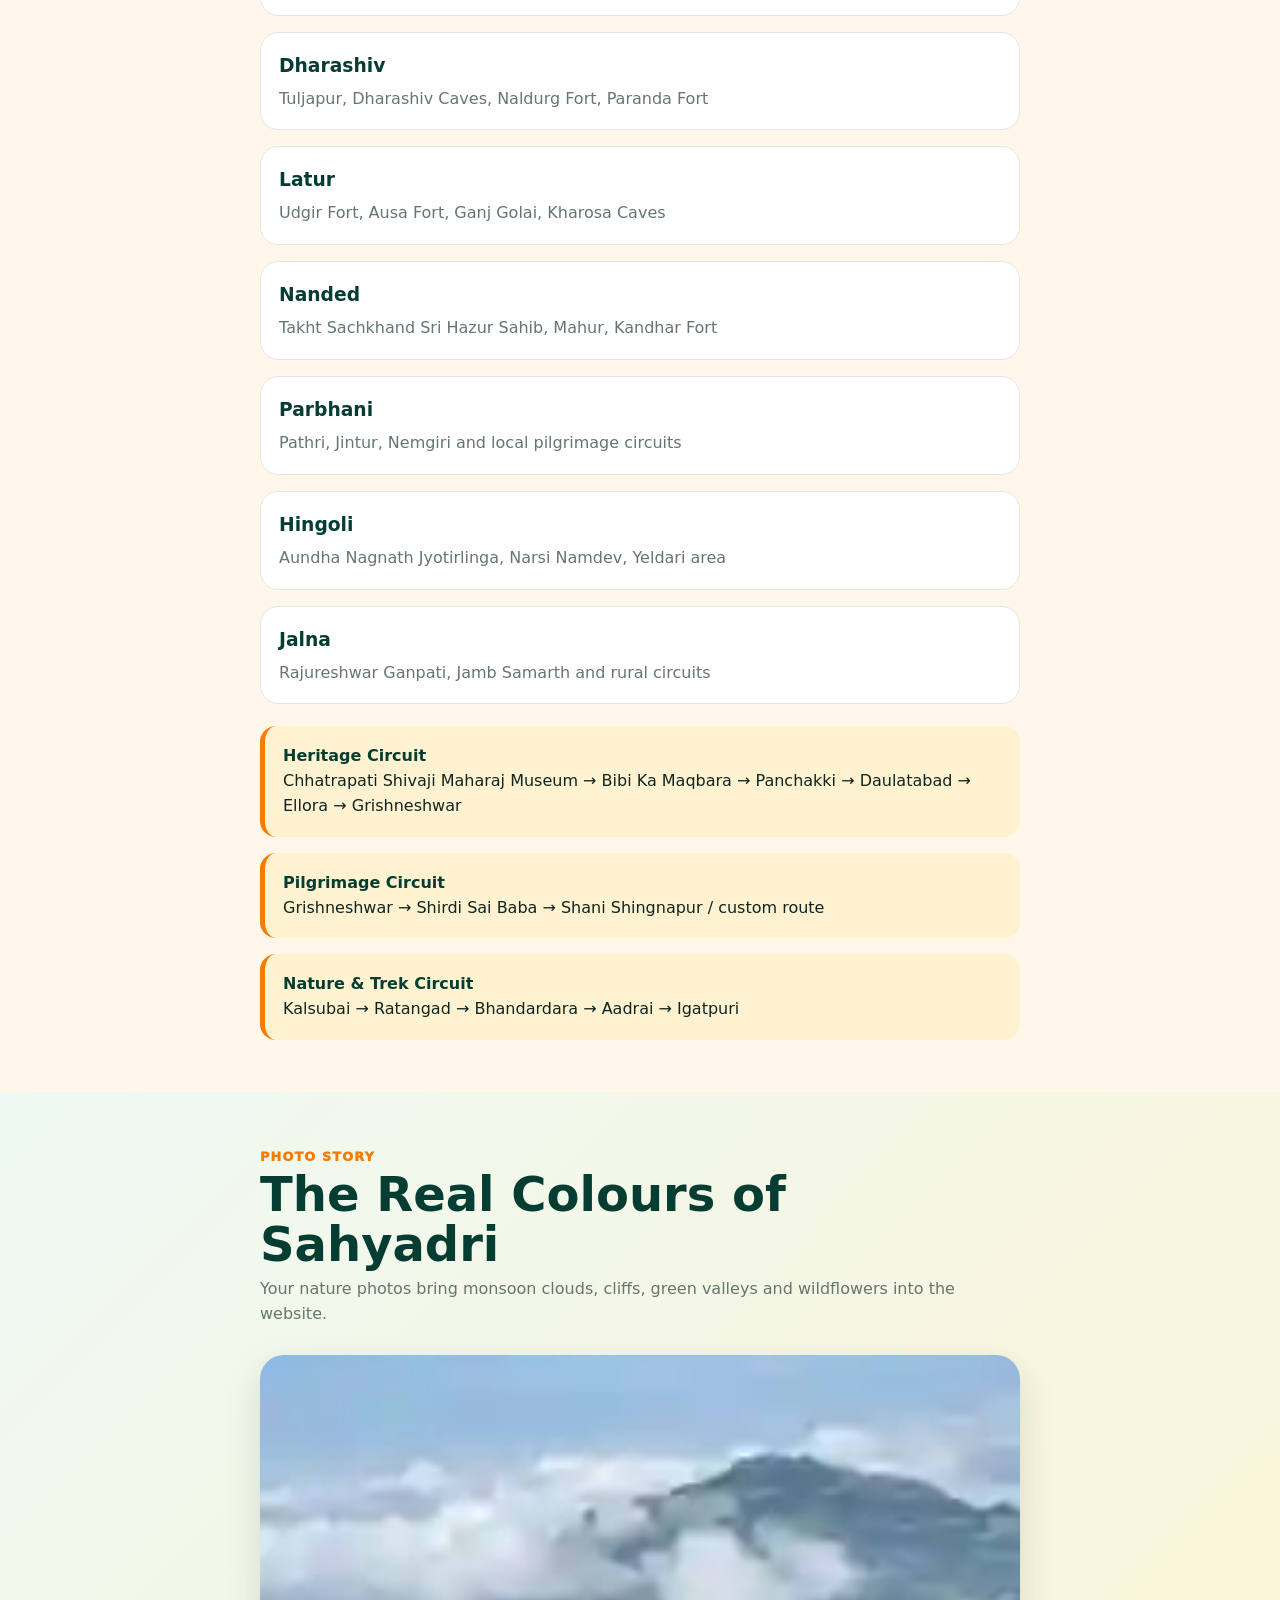
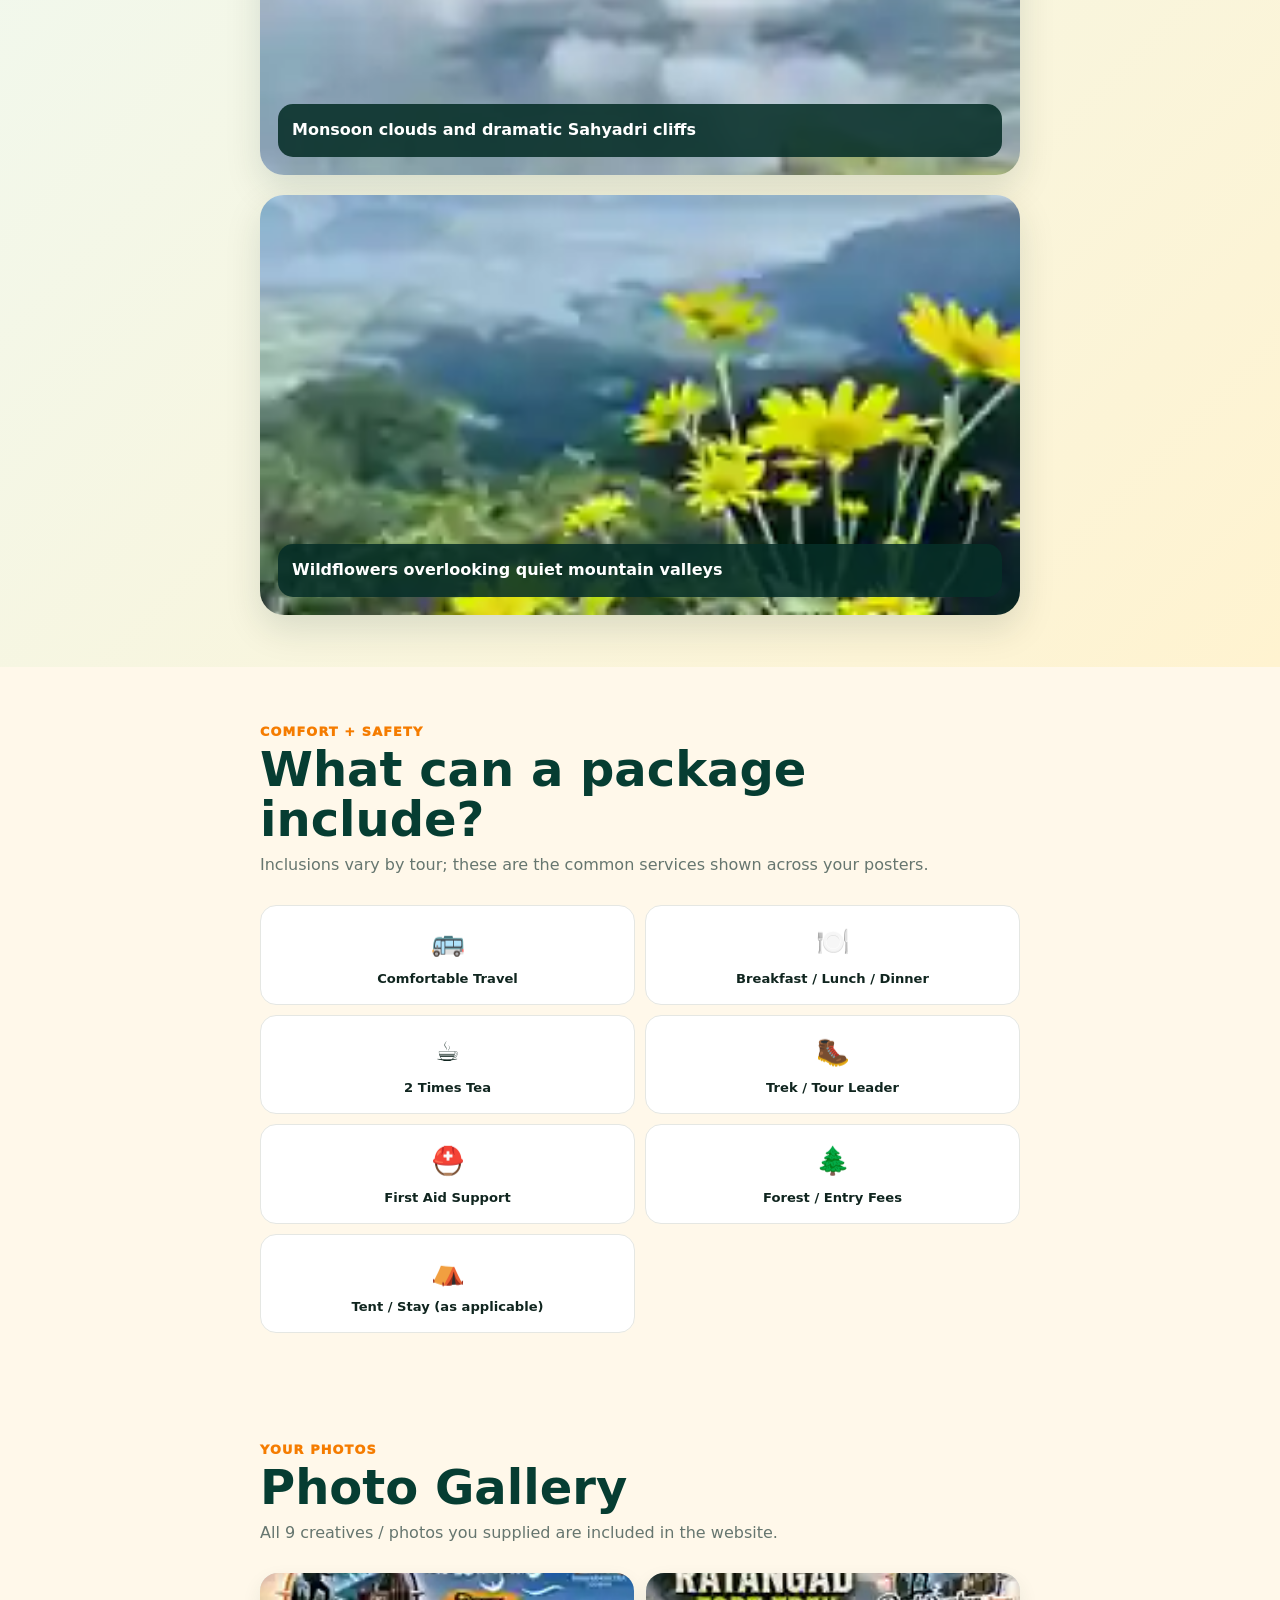
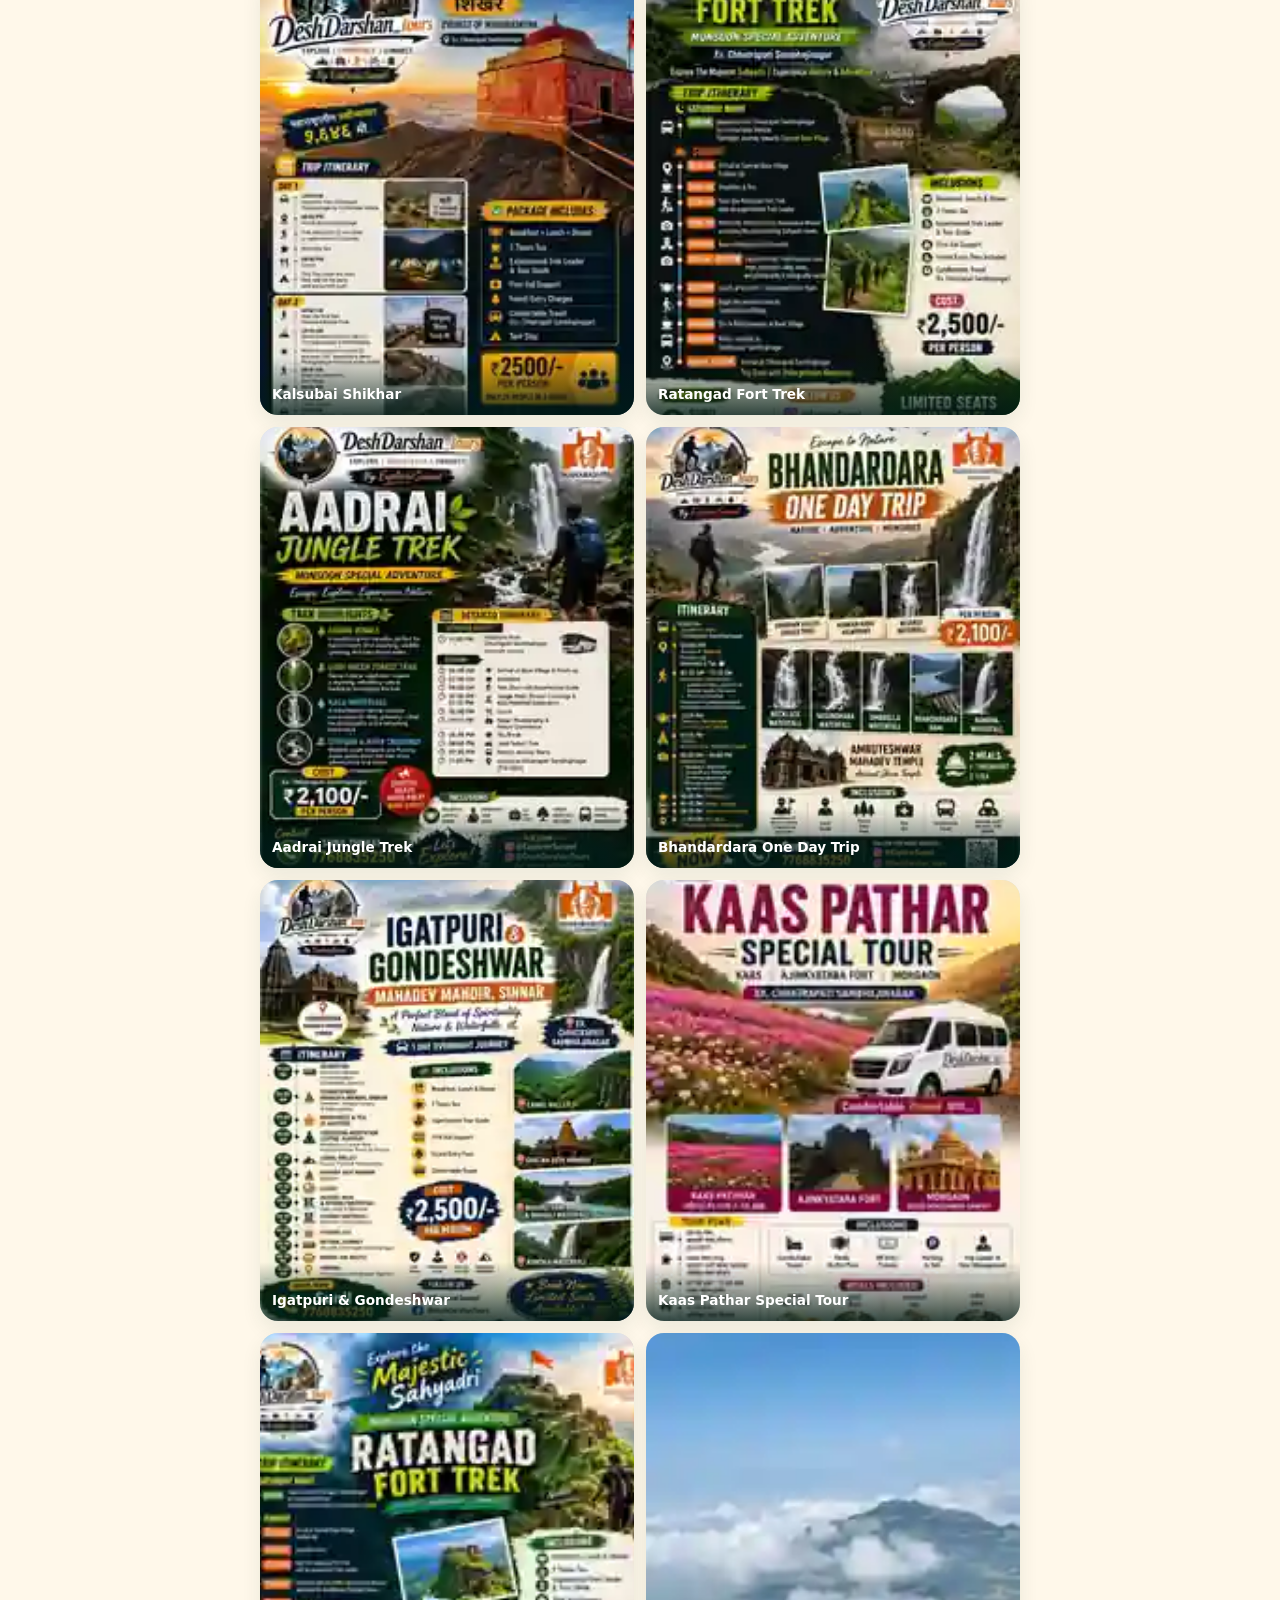
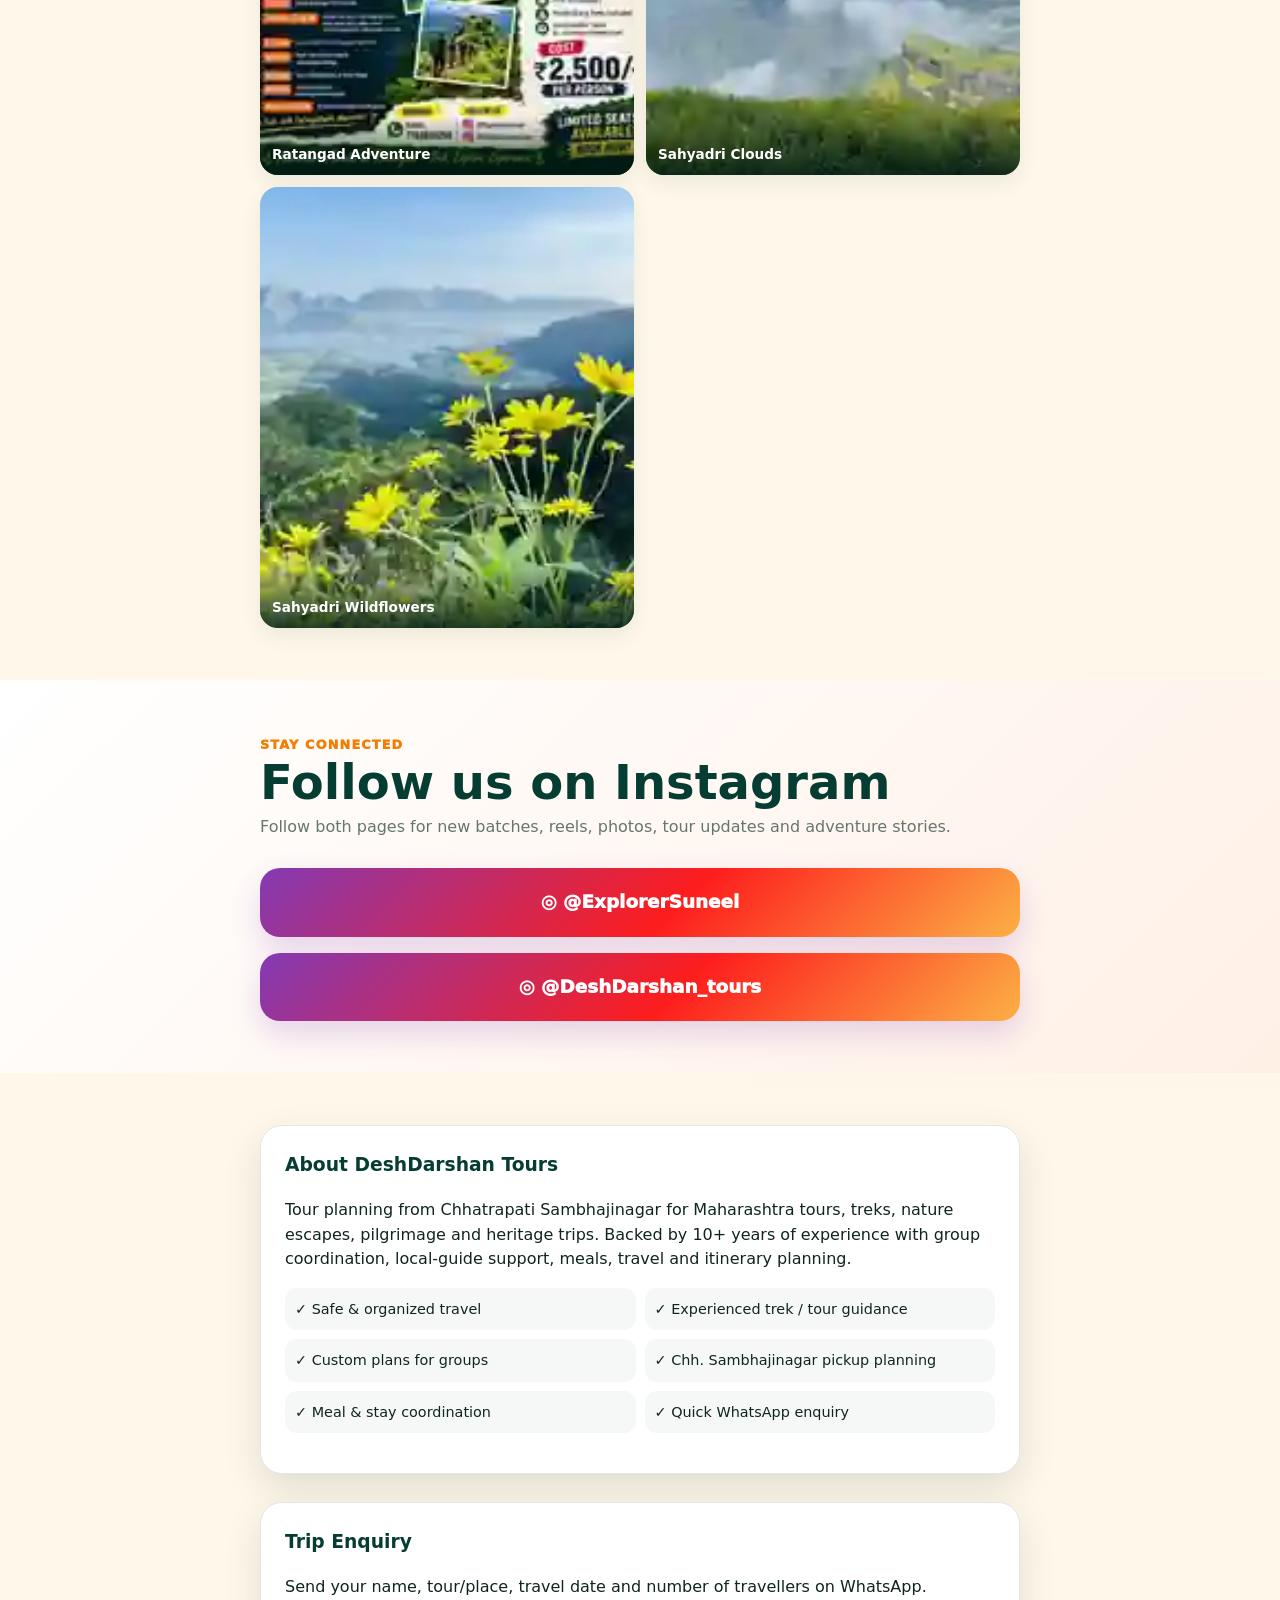
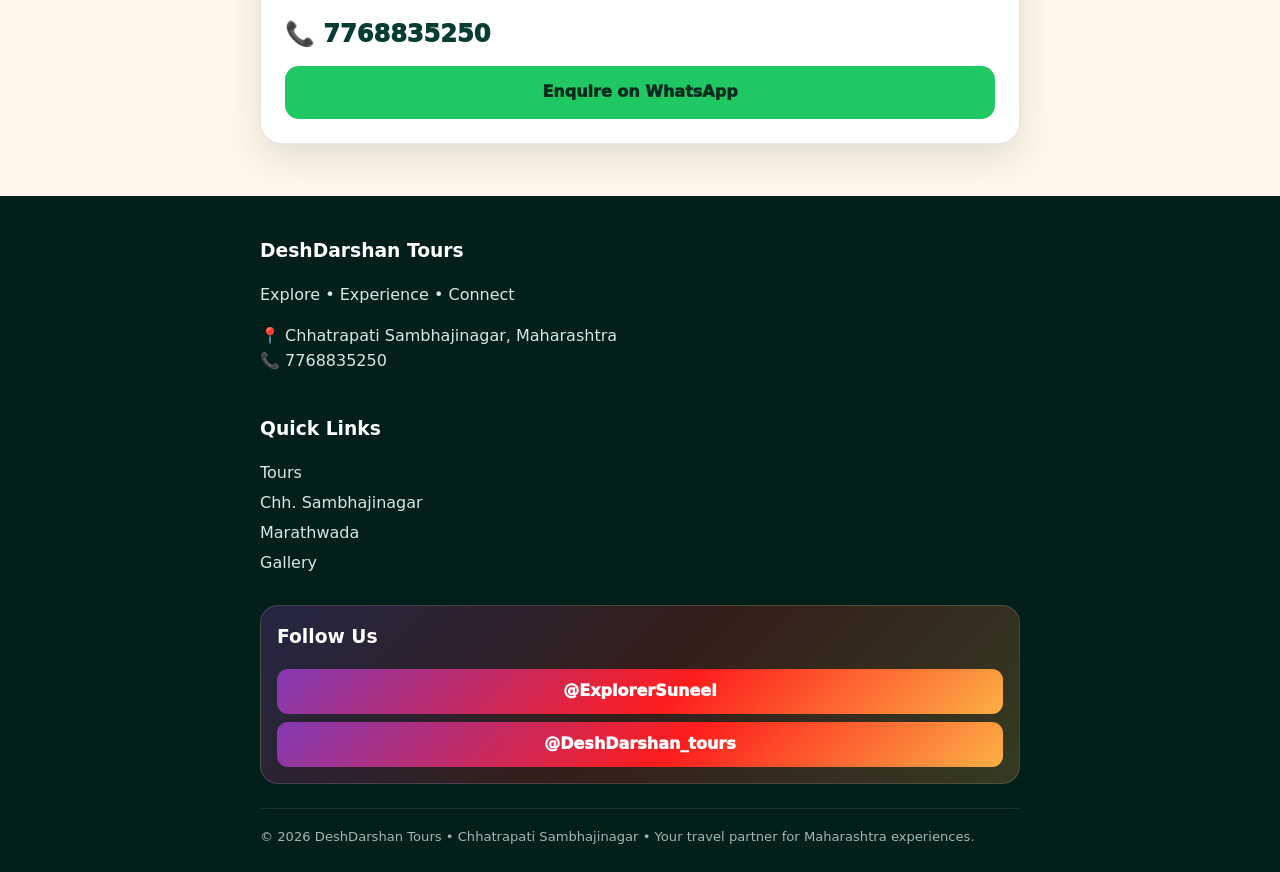
<file: mobile-tablet/en.html>
<!doctype html><html lang="en"><head><meta charset="utf-8"><meta name="viewport" content="width=device-width,initial-scale=1"><meta name="theme-color" content="#063d32"><meta name="description" content="DeshDarshan Tours — Maharashtra tours, treks, heritage, pilgrimage and nature trips from Chhatrapati Sambhajinagar."><link rel="stylesheet" href="../site.css"><title>DeshDarshan Tours | Chhatrapati Sambhajinagar</title></head>
<body data-device="mobile"><div class="topbar"><div class="wrap"><span>Maharashtra Tours • Treks • Pilgrimage • Nature Trips from Chhatrapati Sambhajinagar</span><a href="tel:+917768835250">📞 7768835250</a></div></div>
<header><nav class="wrap"><a class="brand" href="#top">DeshDarshan <b>Tours</b></a><button id="menuBtn" class="hamburger" onclick="document.getElementById('navLinks').classList.toggle('open')">☰ Menu</button><div id="navLinks" class="navlinks"><a href="#tours">Tours</a><a href="#places">Sambhajinagar</a><a href="#mar">Marathwada</a><a href="#gallery">Gallery</a><a href="#social">Instagram</a><a href="#contact" class="generic-wa" target="_blank">Enquiry</a></div><div class="lang"><button class="" onclick="switchLang('mr')">मराठी</button><button class="" onclick="switchLang('hi')">हिन्दी</button><button class="active" onclick="switchLang('en')">EN</button></div></nav></header>
<main id="top"><section class="hero"><div class="wrap hero-grid"><div><span class="eyebrow">10+ years of tour organizing experience • Chhatrapati Sambhajinagar</span><h1>Explore. Experience. <em>Connect.</em></h1><p>Family getaways, treks, forts, waterfalls, pilgrimage journeys, heritage tours and custom group trips — with thoughtful planning, experienced guidance and comfortable travel.</p><div class="cta-row"><a class="btn btn-primary" href="#tours">Explore Popular Tours</a><a class="btn btn-whatsapp" target="_blank" rel="noopener" href="https://wa.me/917768835250?text=Namaskar%20%2F%20Namaste%20%2F%20Hello%20DeshDarshan%20Tours%2C%20I%20want%20to%20enquire%20about%20a%20tour.">WhatsApp Enquiry</a><a class="btn btn-outline" href="#places">Explore Places</a></div></div><div class="hero-visual"><img src="../assets/ratangad-square.webp" alt="Ratangad adventure"><span class="hero-badge">Your Maharashtra adventure starts with DeshDarshan Tours</span></div></div></section>
<div class="stats"><div class="wrap stats-grid"><div class="stat"><strong>10+ Years</strong><span>Tour Experience</span></div><div class="stat"><strong>Chh. Sambhajinagar</strong><span>Pickup Planning</span></div><div class="stat"><strong>Custom</strong><span>Group Plans</span></div><div class="stat"><strong>WhatsApp</strong><span>Fast Enquiry</span></div></div></div>
<section id="tours"><div class="wrap"><div class="section-head"><div><span class="section-tag">DeshDarshan Experiences</span><h2>Popular Tours &amp; Treks</h2><p>Key packages from all the posters and trip creatives you provided are included here with photos and direct WhatsApp enquiry.</p></div></div><div class="tour-grid"><article class="tour-card"><img loading="lazy" src="../assets/kalsubai-shikhar.webp" alt="Kalsubai Peak"><div class="tour-body"><span class="pill">Featured Package</span><h3>Kalsubai Peak</h3><p><b>Everest of Maharashtra</b><br>Bari base village • summit trek • experienced trek leader • meals/tea • tent stay where applicable</p><div class="tour-foot"><span class="price">₹2,500*</span><a class="enquire" target="_blank" rel="noopener" href="https://wa.me/917768835250?text=DeshDarshan%20Tours%20-%20Kalsubai%20Peak%20enquiry">Enquire</a></div></div></article><article class="tour-card"><img loading="lazy" src="../assets/ratangad-fort-trek.webp" alt="Ratangad Fort Trek"><div class="tour-body"><span class="pill">Featured Package</span><h3>Ratangad Fort Trek</h3><p><b>Monsoon Special Adventure</b><br>Samrad base • Nedhe natural rock window • fort exploration • trek leader • meals and tea</p><div class="tour-foot"><span class="price">₹2,500*</span><a class="enquire" target="_blank" rel="noopener" href="https://wa.me/917768835250?text=DeshDarshan%20Tours%20-%20Ratangad%20Fort%20Trek%20enquiry">Enquire</a></div></div></article><article class="tour-card"><img loading="lazy" src="../assets/aadrai-jungle-trek.webp" alt="Aadrai Jungle Trek"><div class="tour-body"><span class="pill">Featured Package</span><h3>Aadrai Jungle Trek</h3><p><b>Jungle &amp; Waterfall Adventure</b><br>Dense forest trail • Kalu Waterfall • stream/river crossings • experienced guide • nature experience</p><div class="tour-foot"><span class="price">₹2,100*</span><a class="enquire" target="_blank" rel="noopener" href="https://wa.me/917768835250?text=DeshDarshan%20Tours%20-%20Aadrai%20Jungle%20Trek%20enquiry">Enquire</a></div></div></article><article class="tour-card"><img loading="lazy" src="../assets/bhandardara-one-day-trip.webp" alt="Bhandardara One Day Trip"><div class="tour-body"><span class="pill">Featured Package</span><h3>Bhandardara One Day Trip</h3><p><b>Nature • Adventure • Memories</b><br>Sandhan Valley • Konkan Kada viewpoint • Reverse/Necklace/Vasundhara/Umbrella/Randha waterfalls • Amruteshwar Temple</p><div class="tour-foot"><span class="price">₹2,100*</span><a class="enquire" target="_blank" rel="noopener" href="https://wa.me/917768835250?text=DeshDarshan%20Tours%20-%20Bhandardara%20One%20Day%20Trip%20enquiry">Enquire</a></div></div></article><article class="tour-card"><img loading="lazy" src="../assets/igatpuri-gondeshwar.webp" alt="Igatpuri &amp; Gondeshwar"><div class="tour-body"><span class="pill">Featured Package</span><h3>Igatpuri &amp; Gondeshwar</h3><p><b>Spirituality + Nature + Waterfalls</b><br>Gondeshwar Mahadev Temple • Vipassana • Camel Valley • Ghatna Devi • Bhivali Dam/Waterfall • Ashoka Waterfall</p><div class="tour-foot"><span class="price">₹2,500*</span><a class="enquire" target="_blank" rel="noopener" href="https://wa.me/917768835250?text=DeshDarshan%20Tours%20-%20Igatpuri%20%26%20Gondeshwar%20enquiry">Enquire</a></div></div></article><article class="tour-card"><img loading="lazy" src="../assets/kaas-pathar-special-tour.webp" alt="Kaas Pathar Special Tour"><div class="tour-body"><span class="pill">Featured Package</span><h3>Kaas Pathar Special Tour</h3><p><b>Seasonal Flower Tour</b><br>Kaas Plateau • Ajinkyatara Fort • Morgaon • comfortable travel • meals as per plan • trip management</p><div class="tour-foot"><span class="price">₹3,699*</span><a class="enquire" target="_blank" rel="noopener" href="https://wa.me/917768835250?text=DeshDarshan%20Tours%20-%20Kaas%20Pathar%20Special%20Tour%20enquiry">Enquire</a></div></div></article></div><p class="note">* Prices and inclusions may change by batch/season. Confirm the final price, date and availability on WhatsApp.</p></div></section>
<section id="places" class="dark"><div class="wrap"><div class="section-head"><div><span class="section-tag">Heritage • Spirituality • Nature</span><h2>Chhatrapati Sambhajinagar &amp; Nearby Attractions</h2><p>A rich mix of history, spirituality, art, nature and family tourism.</p></div></div><div class="place-grid"><div class="place"><b>UNESCO</b><strong>Ajanta Caves</strong><span>World-famous Buddhist murals and rock-cut art</span></div><div class="place"><b>UNESCO</b><strong>Ellora Caves</strong><span>Buddhist, Hindu and Jain caves including Kailasa Temple</span></div><div class="place"><b>Fort</b><strong>Devgiri / Daulatabad Fort</strong><span>Dramatic fortifications and centuries of history</span></div><div class="place"><b>Jyotirlinga</b><strong>Grishneshwar Jyotirlinga</strong><span>Sacred Jyotirlinga near Ellora</span></div><div class="place"><b>Heritage</b><strong>Bibi Ka Maqbara</strong><span>Iconic Mughal-era monument</span></div><div class="place"><b>Heritage</b><strong>Panchakki</strong><span>Historic water mill and Sufi heritage</span></div><div class="place"><b>Museum</b><strong>Chhatrapati Shivaji Maharaj Museum</strong><span>Weapons, coins, paintings and Maratha-history exhibits</span></div><div class="place"><b>Caves</b><strong>Chhatrapati Sambhajinagar Caves</strong><span>Ancient Buddhist caves with city views</span></div><div class="place"><b>Culture</b><strong>Soneri Mahal</strong><span>Historic palace and museum heritage</span></div><div class="place"><b>Spiritual</b><strong>Khuldabad &amp; Bhadra Maruti</strong><span>Pilgrimage and heritage circuit</span></div><div class="place"><b>Nature</b><strong>Mhaismal</strong><span>Hill-station landscapes and monsoon views</span></div><div class="place"><b>Wildlife</b><strong>Gautala–Autramghat Sanctuary</strong><span>Forest, biodiversity and nature escapes</span></div><div class="place"><b>Ancient</b><strong>Pitalkhora Caves</strong><span>Ancient Buddhist rock-cut heritage</span></div><div class="place"><b>Paithan</b><strong>Paithan • Jayakwadi • Nathsagar</strong><span>Pilgrimage, reservoir and nature tourism</span></div><div class="place"><b>Pilgrimage</b><strong>Shirdi Sai Baba Temple</strong><span>Custom day trip / family pilgrimage planning</span></div><div class="place"><b>Family</b><strong>Siddharth Garden</strong><span>Popular family stop in the city</span></div></div></div></section>
<section id="mar"><div class="wrap"><div class="section-head"><div><span class="section-tag">Explore Marathwada</span><h2>Marathwada Tourism Guide</h2><p>District-wise highlights for heritage, pilgrimage, forts, nature and local culture across Marathwada.</p></div></div><div class="district-grid"><article class="district"><h3>Chhatrapati Sambhajinagar</h3><p>Ajanta, Ellora, Daulatabad, Grishneshwar, Paithan, Khuldabad, Mhaismal</p></article><article class="district"><h3>Beed</h3><p>Parli Vaijnath, Kankaleshwar, Dharur Fort, Kapildhar</p></article><article class="district"><h3>Dharashiv</h3><p>Tuljapur, Dharashiv Caves, Naldurg Fort, Paranda Fort</p></article><article class="district"><h3>Latur</h3><p>Udgir Fort, Ausa Fort, Ganj Golai, Kharosa Caves</p></article><article class="district"><h3>Nanded</h3><p>Takht Sachkhand Sri Hazur Sahib, Mahur, Kandhar Fort</p></article><article class="district"><h3>Parbhani</h3><p>Pathri, Jintur, Nemgiri and local pilgrimage circuits</p></article><article class="district"><h3>Hingoli</h3><p>Aundha Nagnath Jyotirlinga, Narsi Namdev, Yeldari area</p></article><article class="district"><h3>Jalna</h3><p>Rajureshwar Ganpati, Jamb Samarth and rural circuits</p></article></div><div class="circuits"><div class="circuit"><b>Heritage Circuit</b><br>Chhatrapati Shivaji Maharaj Museum → Bibi Ka Maqbara → Panchakki → Daulatabad → Ellora → Grishneshwar</div><div class="circuit"><b>Pilgrimage Circuit</b><br>Grishneshwar → Shirdi Sai Baba → Shani Shingnapur / custom route</div><div class="circuit"><b>Nature &amp; Trek Circuit</b><br>Kalsubai → Ratangad → Bhandardara → Aadrai → Igatpuri</div></div></div></section>
<section class="story"><div class="wrap"><div class="section-head"><div><span class="section-tag">Photo Story</span><h2>The Real Colours of Sahyadri</h2><p>Your nature photos bring monsoon clouds, cliffs, green valleys and wildflowers into the website.</p></div></div><div class="story-grid"><div class="story-photo"><img loading="lazy" src="../assets/sahyadri-clouds.webp" alt="Sahyadri clouds"><div class="story-caption">Monsoon clouds and dramatic Sahyadri cliffs</div></div><div class="story-photo"><img loading="lazy" src="../assets/sahyadri-flowers.webp" alt="Sahyadri flowers"><div class="story-caption">Wildflowers overlooking quiet mountain valleys</div></div></div></div></section>
<section><div class="wrap"><div class="section-head"><div><span class="section-tag">Comfort + Safety</span><h2>What can a package include?</h2><p>Inclusions vary by tour; these are the common services shown across your posters.</p></div></div><div class="inclusions"><div class="inc"><div class="ico">🚌</div><span>Comfortable Travel</span></div><div class="inc"><div class="ico">🍽️</div><span>Breakfast / Lunch / Dinner</span></div><div class="inc"><div class="ico">☕</div><span>2 Times Tea</span></div><div class="inc"><div class="ico">🥾</div><span>Trek / Tour Leader</span></div><div class="inc"><div class="ico">⛑️</div><span>First Aid Support</span></div><div class="inc"><div class="ico">🌲</div><span>Forest / Entry Fees</span></div><div class="inc"><div class="ico">⛺</div><span>Tent / Stay (as applicable)</span></div></div></div></section>
<section id="gallery"><div class="wrap"><div class="section-head"><div><span class="section-tag">Your Photos</span><h2>Photo Gallery</h2><p>All 9 creatives / photos you supplied are included in the website.</p></div></div><div class="gallery"><figure onclick="openPic('../assets/kalsubai-shikhar.webp')"><img loading="lazy" src="../assets/kalsubai-shikhar.webp" alt="Kalsubai Shikhar"><figcaption>Kalsubai Shikhar</figcaption></figure><figure onclick="openPic('../assets/ratangad-fort-trek.webp')"><img loading="lazy" src="../assets/ratangad-fort-trek.webp" alt="Ratangad Fort Trek"><figcaption>Ratangad Fort Trek</figcaption></figure><figure onclick="openPic('../assets/aadrai-jungle-trek.webp')"><img loading="lazy" src="../assets/aadrai-jungle-trek.webp" alt="Aadrai Jungle Trek"><figcaption>Aadrai Jungle Trek</figcaption></figure><figure onclick="openPic('../assets/bhandardara-one-day-trip.webp')"><img loading="lazy" src="../assets/bhandardara-one-day-trip.webp" alt="Bhandardara One Day Trip"><figcaption>Bhandardara One Day Trip</figcaption></figure><figure onclick="openPic('../assets/igatpuri-gondeshwar.webp')"><img loading="lazy" src="../assets/igatpuri-gondeshwar.webp" alt="Igatpuri &amp; Gondeshwar"><figcaption>Igatpuri &amp; Gondeshwar</figcaption></figure><figure onclick="openPic('../assets/kaas-pathar-special-tour.webp')"><img loading="lazy" src="../assets/kaas-pathar-special-tour.webp" alt="Kaas Pathar Special Tour"><figcaption>Kaas Pathar Special Tour</figcaption></figure><figure onclick="openPic('../assets/ratangad-square.webp')"><img loading="lazy" src="../assets/ratangad-square.webp" alt="Ratangad Adventure"><figcaption>Ratangad Adventure</figcaption></figure><figure onclick="openPic('../assets/sahyadri-clouds.webp')"><img loading="lazy" src="../assets/sahyadri-clouds.webp" alt="Sahyadri Clouds"><figcaption>Sahyadri Clouds</figcaption></figure><figure onclick="openPic('../assets/sahyadri-flowers.webp')"><img loading="lazy" src="../assets/sahyadri-flowers.webp" alt="Sahyadri Wildflowers"><figcaption>Sahyadri Wildflowers</figcaption></figure></div></div></section>
<section id="social" class="social"><div class="wrap"><div class="section-head"><div><span class="section-tag">Stay Connected</span><h2>Follow us on Instagram</h2><p>Follow both pages for new batches, reels, photos, tour updates and adventure stories.</p></div></div><div class="ig-grid"><a class="ig-card" href="https://www.instagram.com/ExplorerSuneel/" target="_blank" rel="noopener">◎ @ExplorerSuneel</a><a class="ig-card" href="https://www.instagram.com/DeshDarshan_tours/" target="_blank" rel="noopener">◎ @DeshDarshan_tours</a></div></div></section>
<section id="contact"><div class="wrap about-contact"><article class="about-card"><h3>About DeshDarshan Tours</h3><p>Tour planning from Chhatrapati Sambhajinagar for Maharashtra tours, treks, nature escapes, pilgrimage and heritage trips. Backed by 10+ years of experience with group coordination, local-guide support, meals, travel and itinerary planning.</p><div class="check-grid"><div class="check">✓ Safe &amp; organized travel</div><div class="check">✓ Experienced trek / tour guidance</div><div class="check">✓ Custom plans for groups</div><div class="check">✓ Chh. Sambhajinagar pickup planning</div><div class="check">✓ Meal &amp; stay coordination</div><div class="check">✓ Quick WhatsApp enquiry</div></div></article><article class="contact-card"><h3>Trip Enquiry</h3><p>Send your name, tour/place, travel date and number of travellers on WhatsApp.</p><div class="phone">📞 7768835250</div><a class="big-wa" href="https://wa.me/917768835250?text=Namaskar%20%2F%20Namaste%20%2F%20Hello%20DeshDarshan%20Tours%2C%20I%20want%20to%20enquire%20about%20a%20tour." target="_blank" rel="noopener">Enquire on WhatsApp</a></article></div></section></main>
<footer><div class="wrap footer-grid"><div><h3>DeshDarshan Tours</h3><p>Explore • Experience • Connect</p><p>📍 Chhatrapati Sambhajinagar, Maharashtra<br>📞 <a href="tel:+917768835250">7768835250</a></p></div><div class="footer-links"><h3>Quick Links</h3><a href="#tours">Tours</a><a href="#places">Chh. Sambhajinagar</a><a href="#mar">Marathwada</a><a href="#gallery">Gallery</a></div><div class="footer-social"><h3>Follow Us</h3><a href="https://www.instagram.com/ExplorerSuneel/" target="_blank">@ExplorerSuneel</a><a href="https://www.instagram.com/DeshDarshan_tours/" target="_blank">@DeshDarshan_tours</a></div></div><div class="wrap copyright">© 2026 DeshDarshan Tours • Chhatrapati Sambhajinagar • Your travel partner for Maharashtra experiences.</div></footer>
<a class="float-wa" target="_blank" rel="noopener" href="https://wa.me/917768835250?text=Namaskar%20%2F%20Namaste%20%2F%20Hello%20DeshDarshan%20Tours%2C%20I%20want%20to%20enquire%20about%20a%20tour.">💬 WhatsApp</a>
<div id="lightbox" class="lightbox"><button onclick="closePic()" aria-label="Close">×</button><img id="lightboxImg" alt="Tour photo"></div>
<script>
function switchLang(l){localStorage.setItem('deshdarshanLang',l);location.href=l==='mr'?'index.html':l+'.html'}
function openPic(src){document.getElementById('lightboxImg').src=src;document.getElementById('lightbox').classList.add('open')}
function closePic(){document.getElementById('lightbox').classList.remove('open')}
document.getElementById('lightbox').addEventListener('click',function(e){if(e.target===this)closePic()});
</script></body></html>
</file>
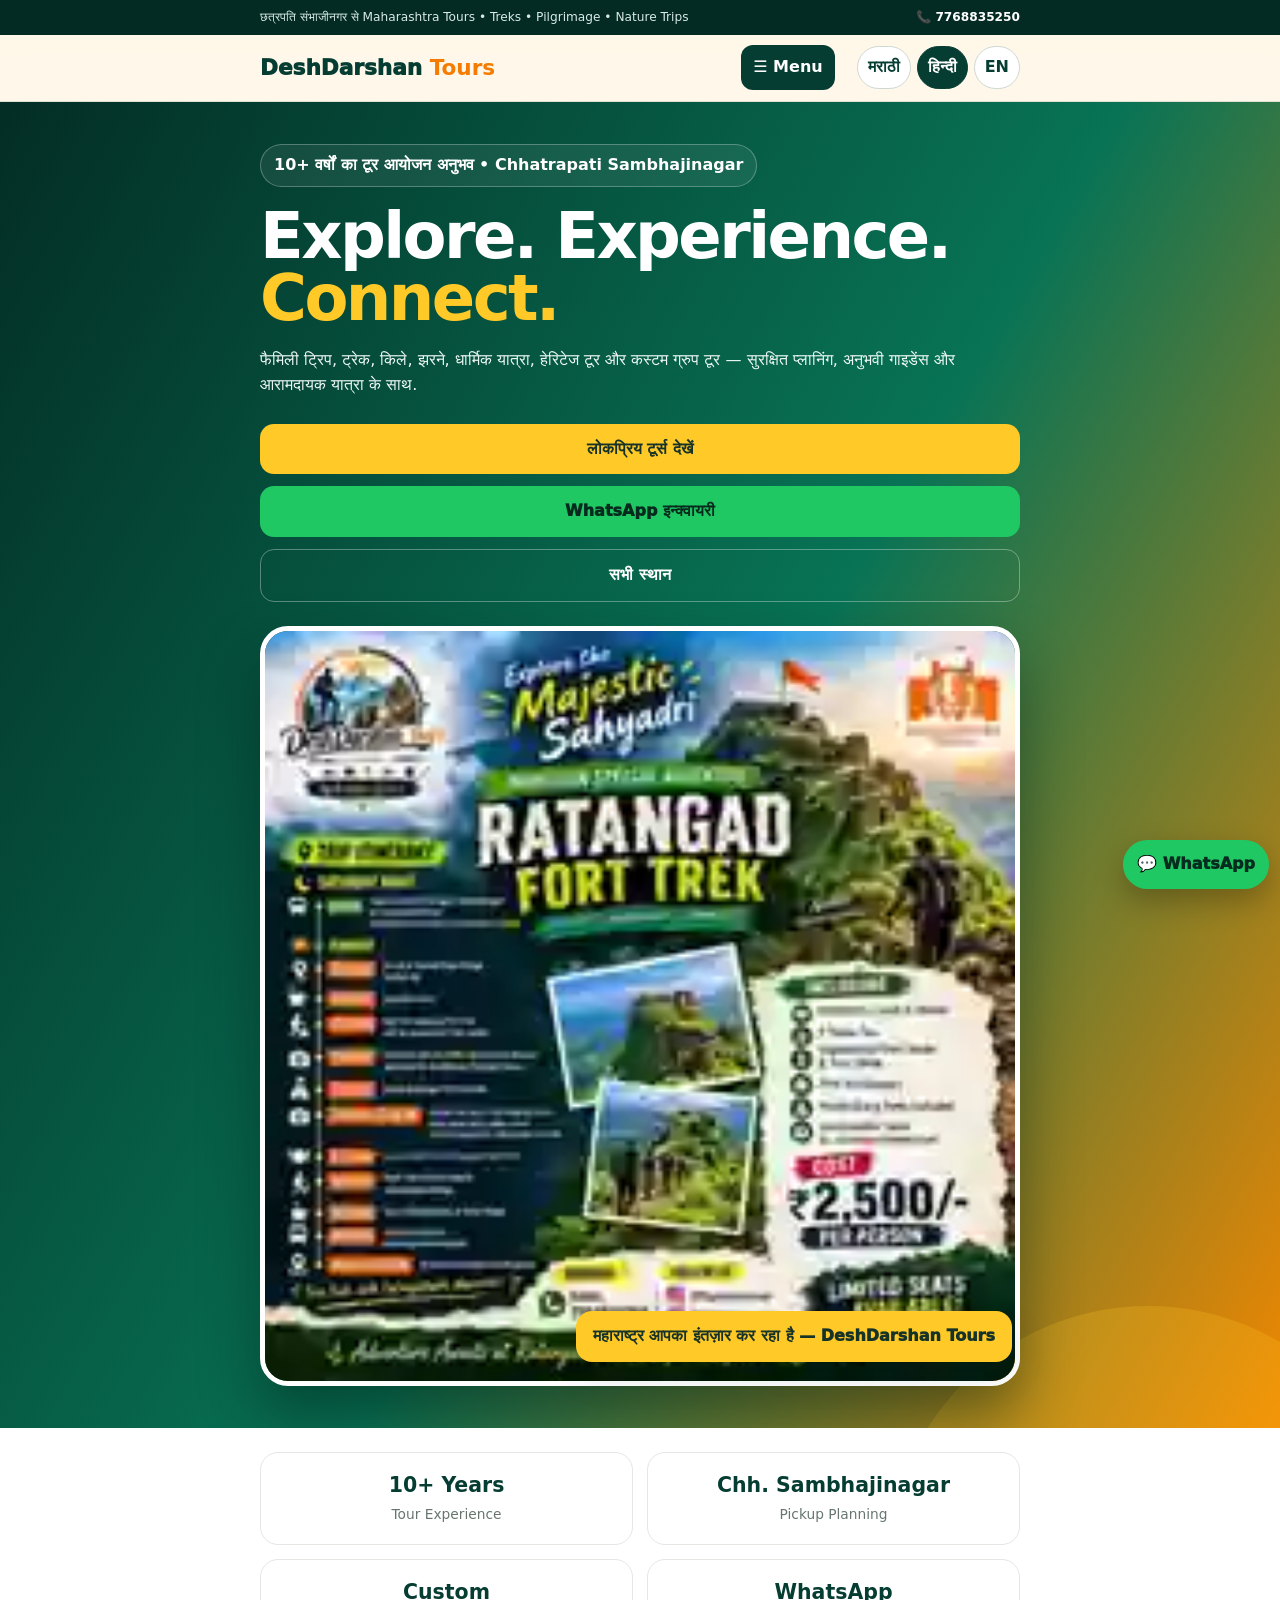
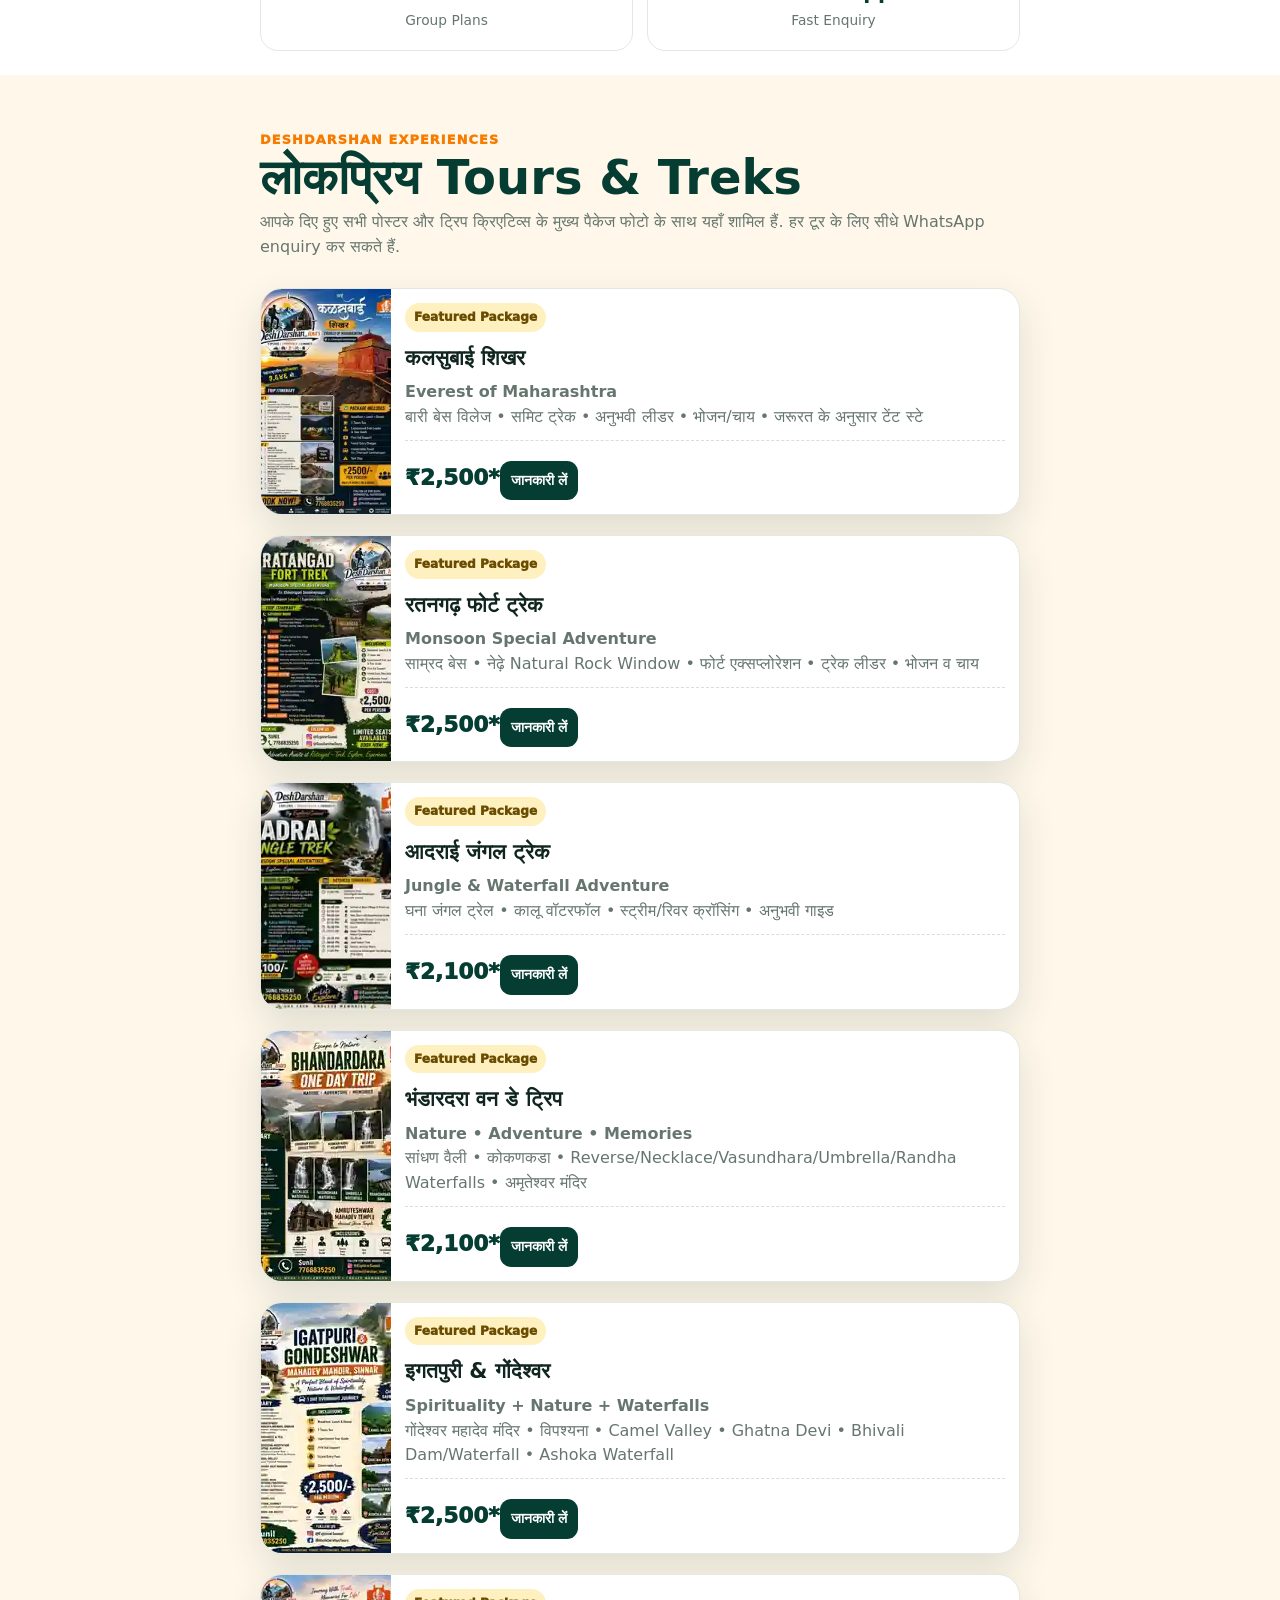
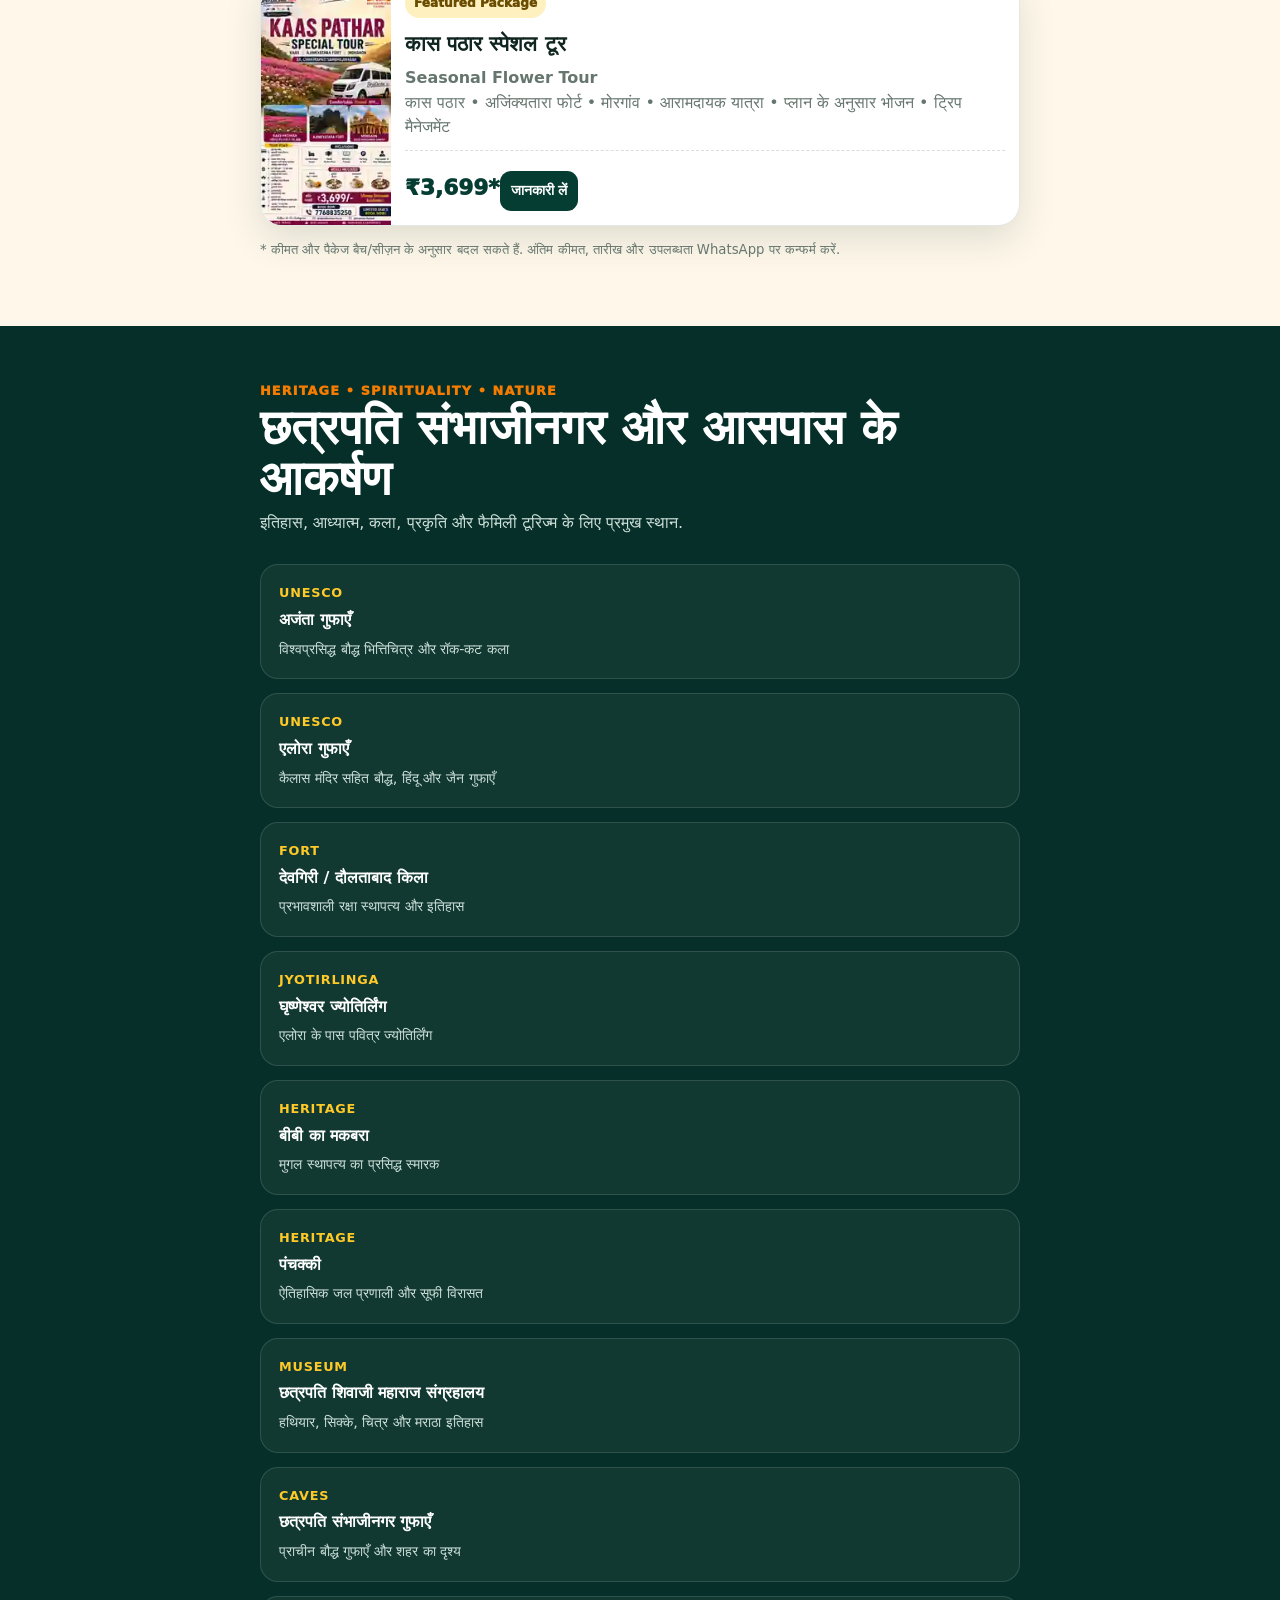
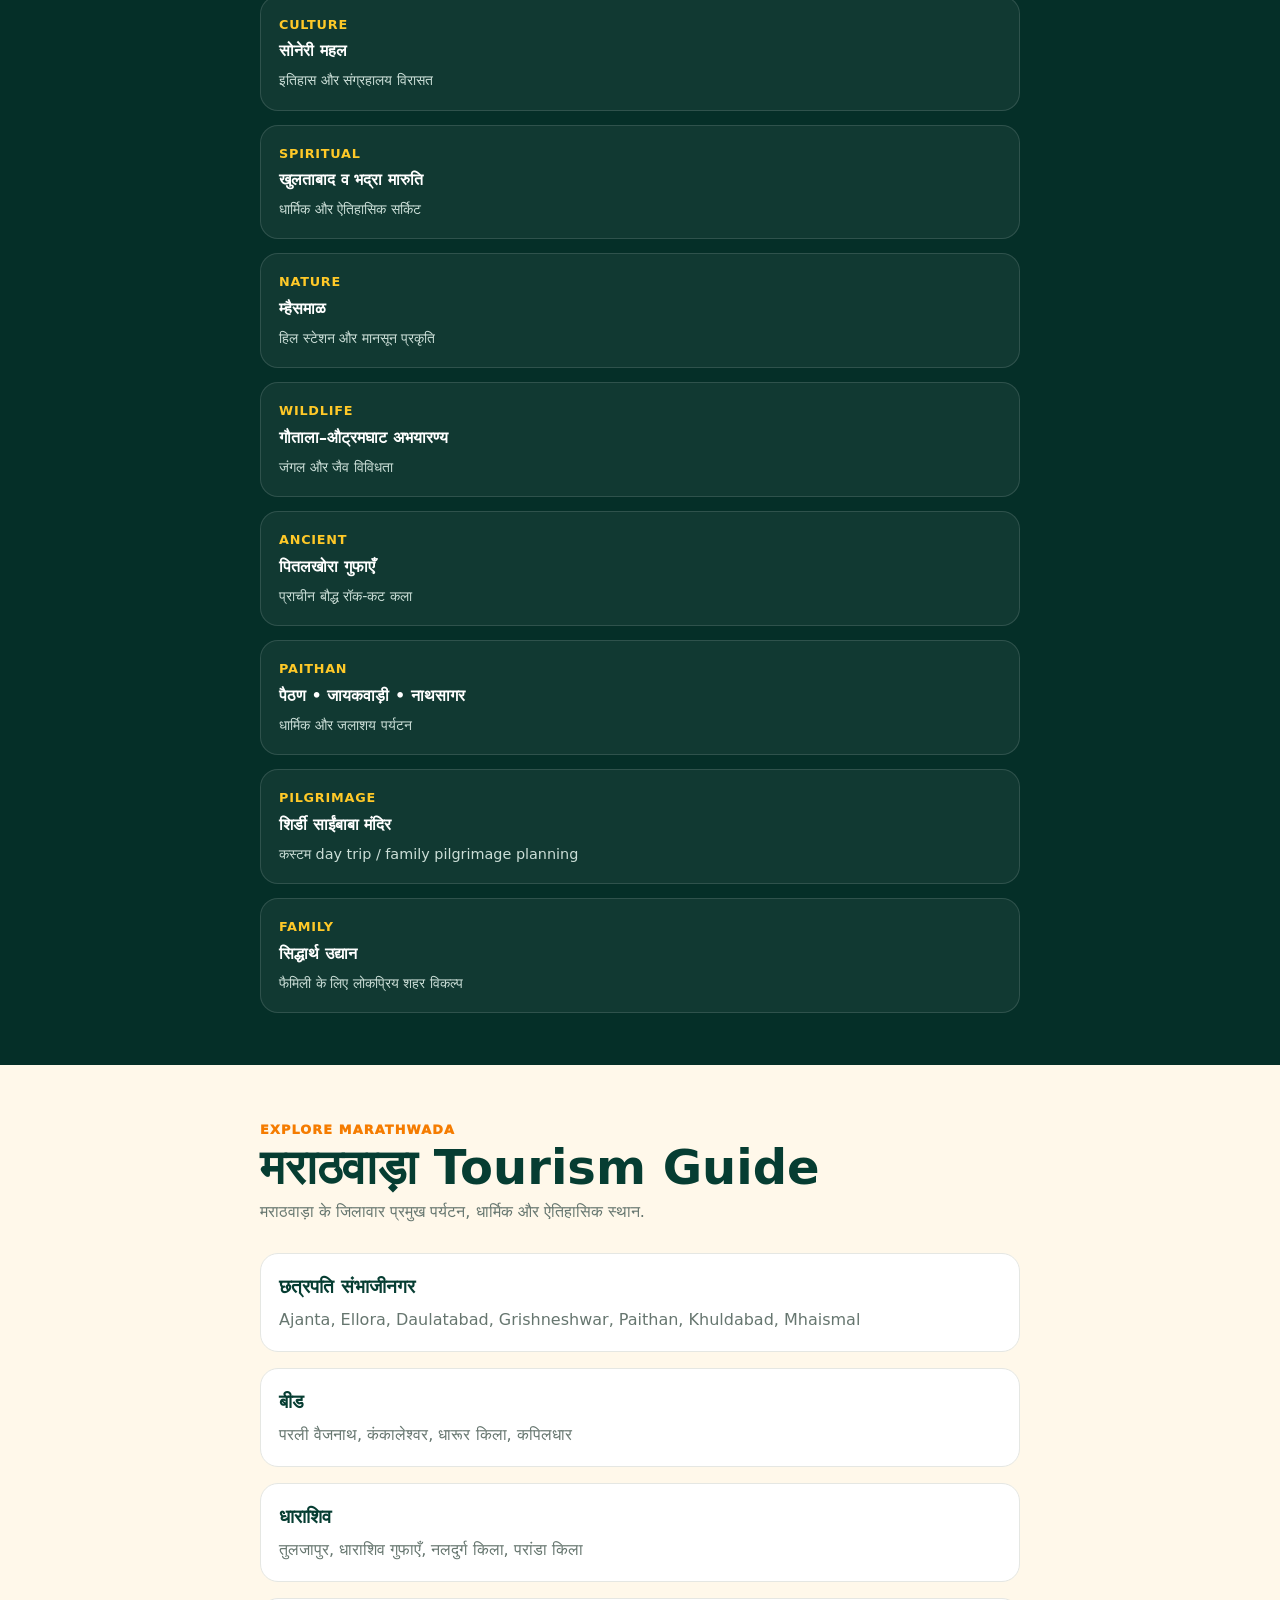
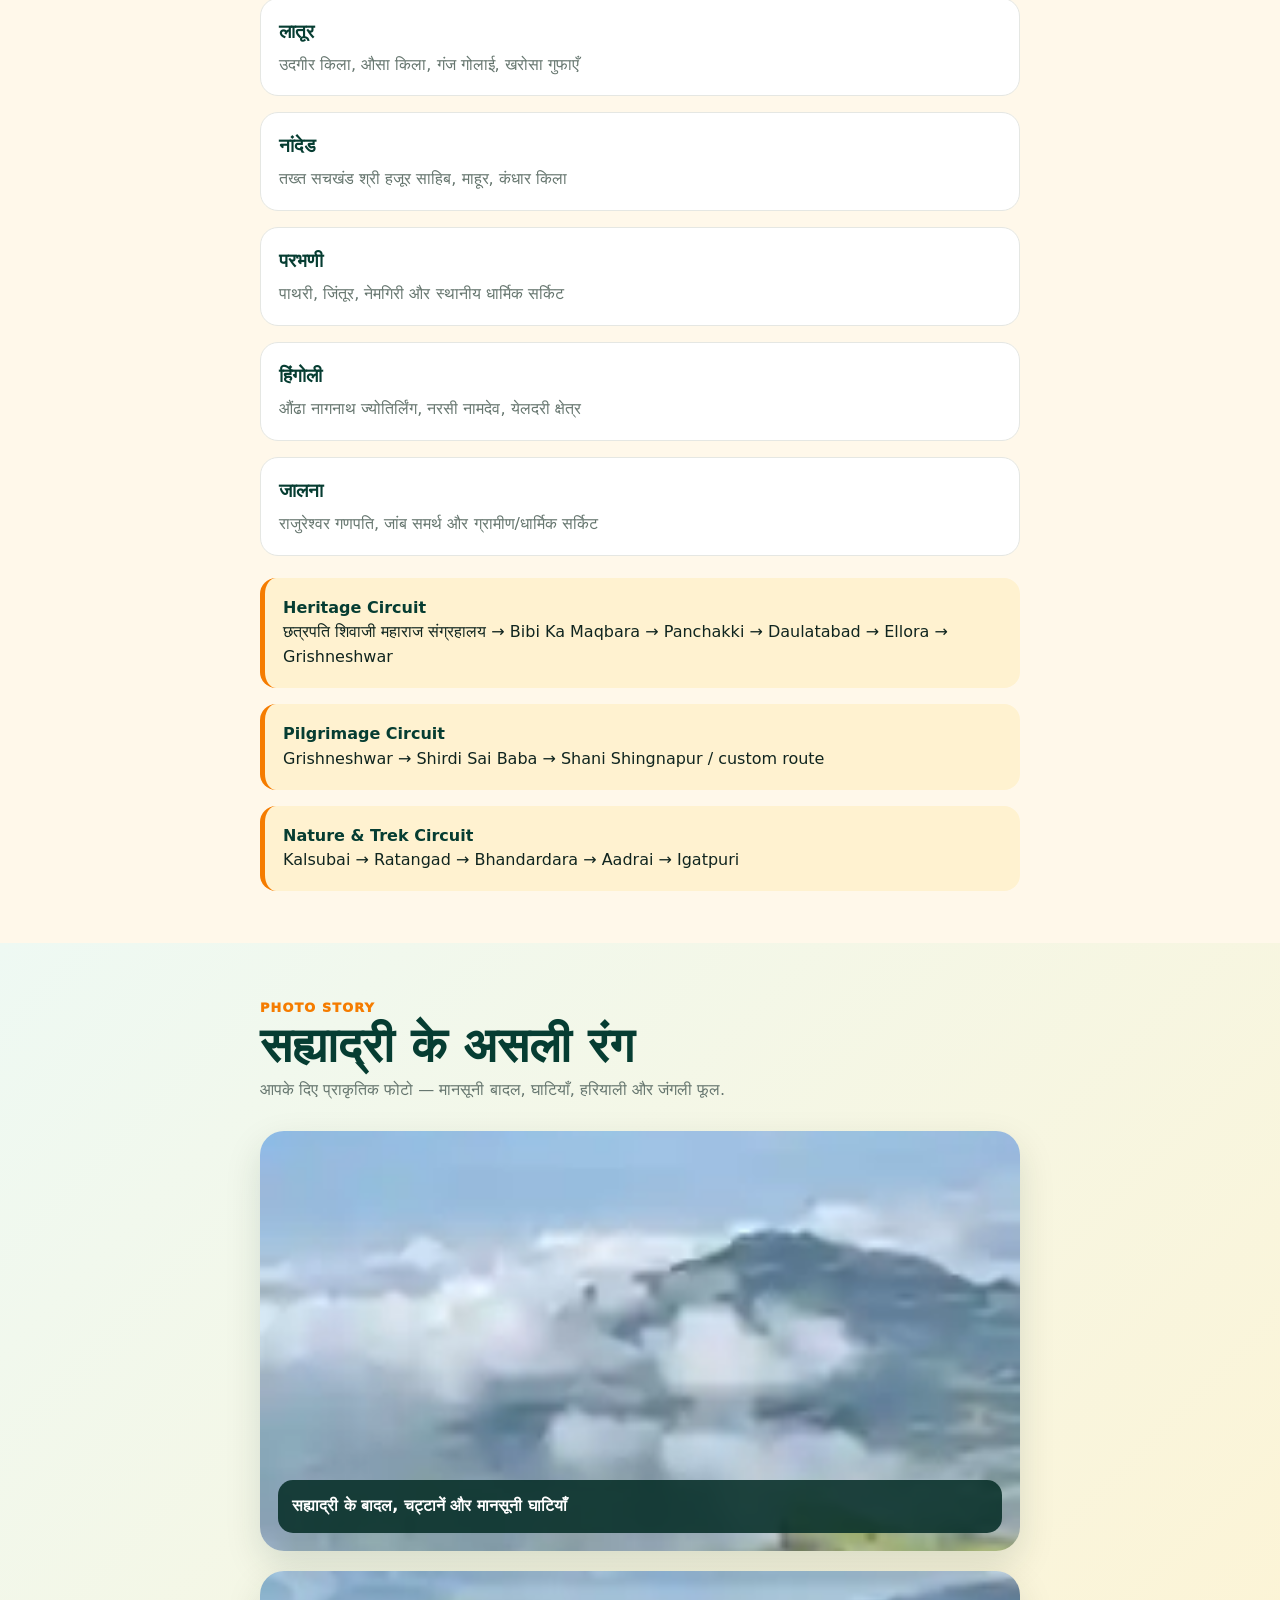
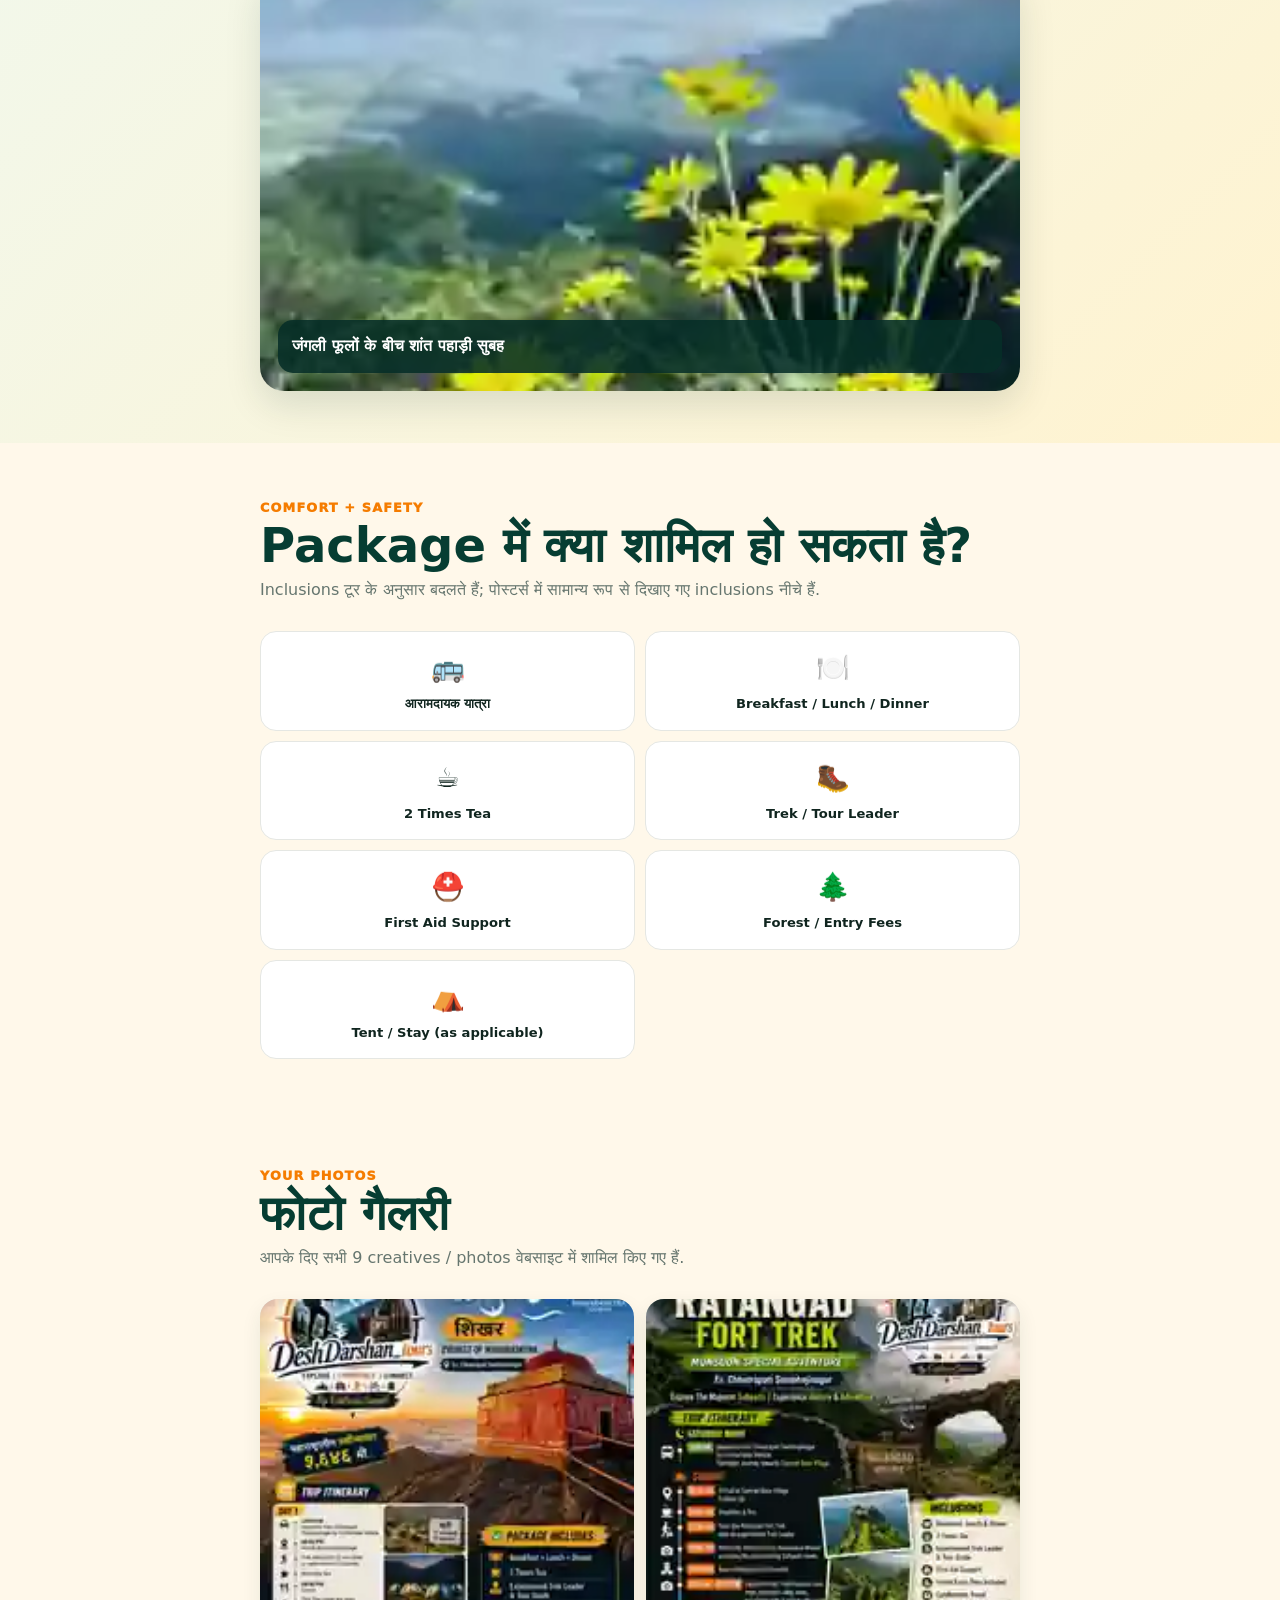
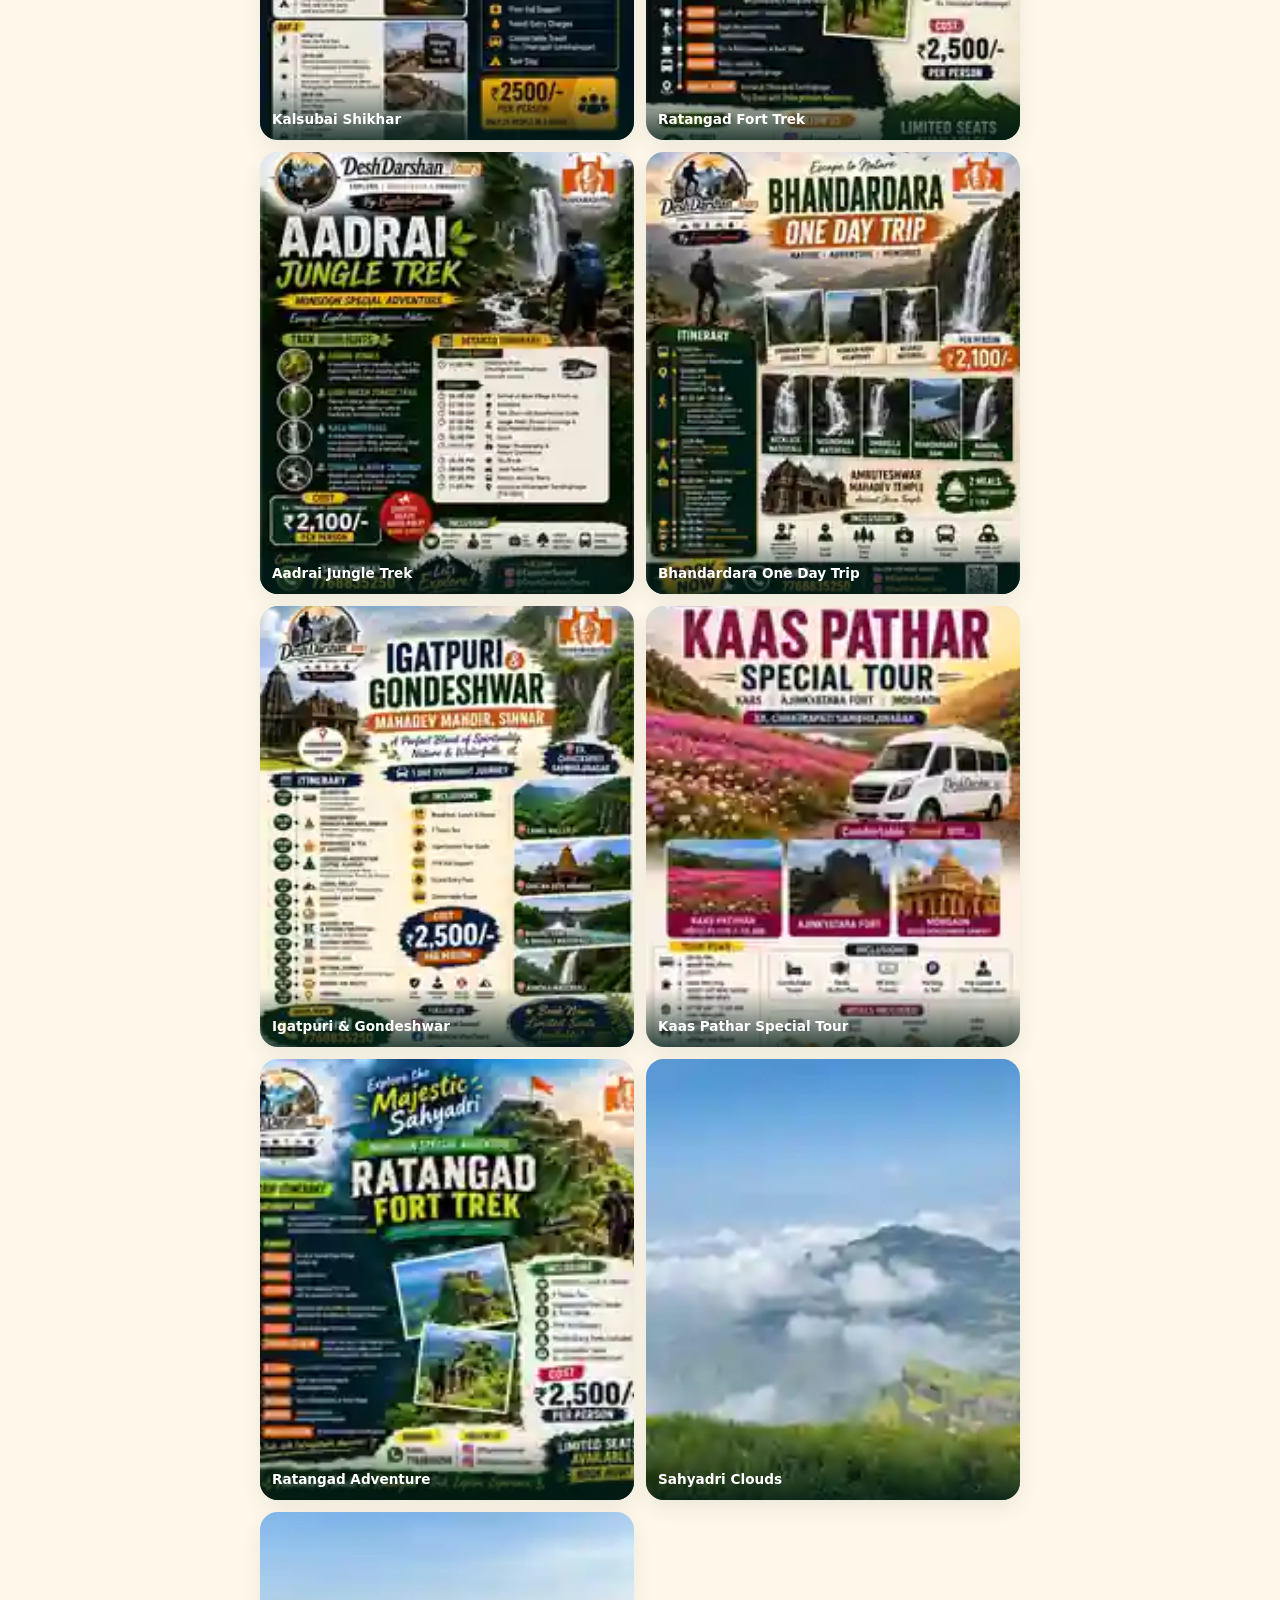
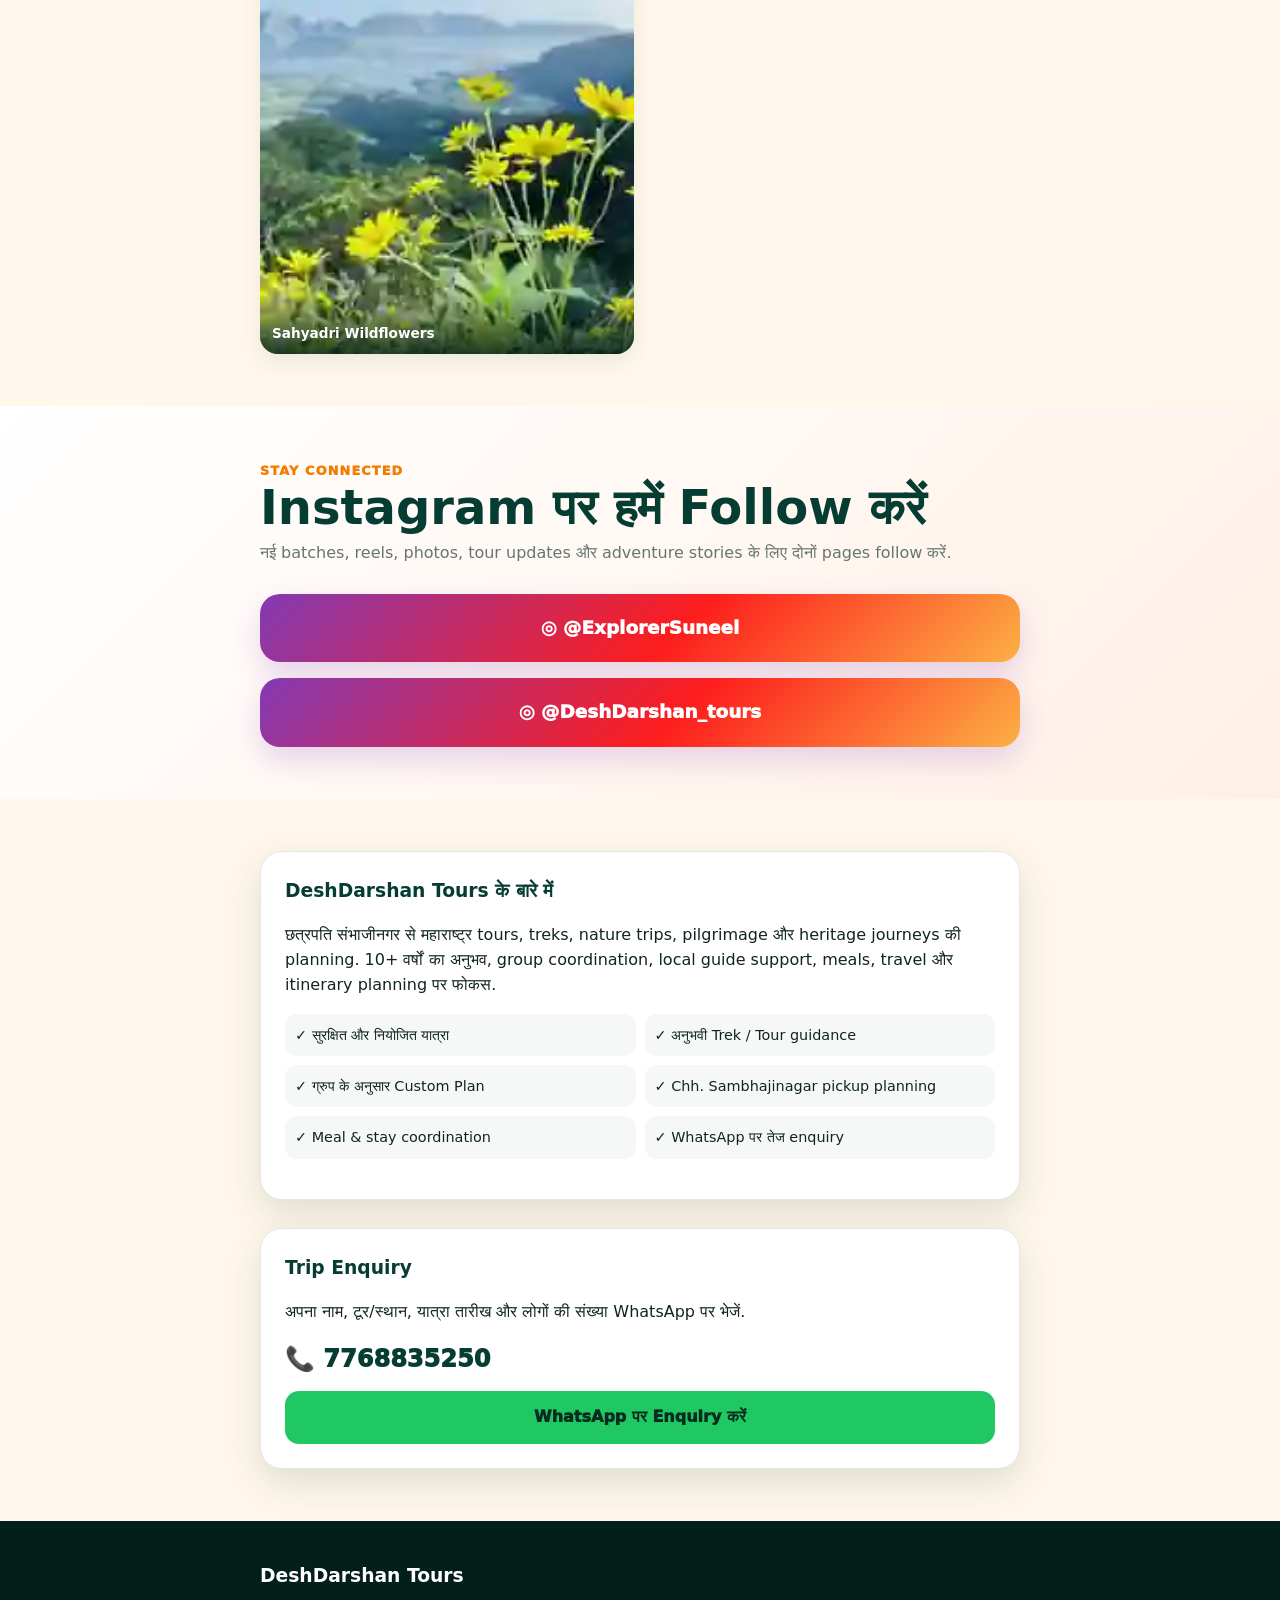
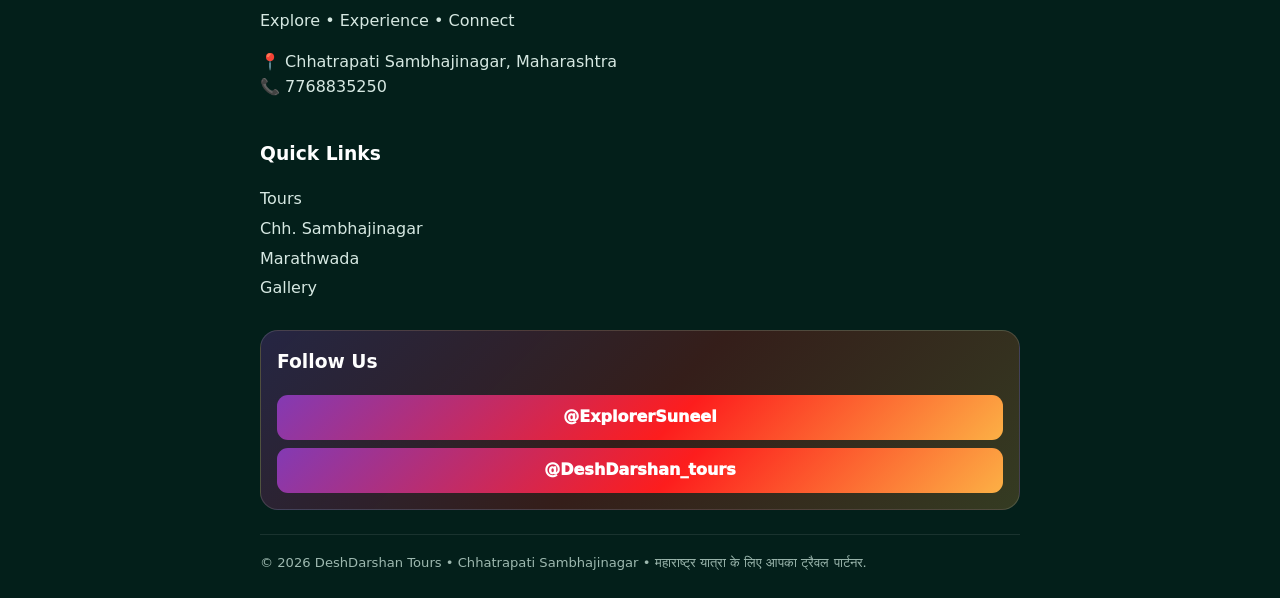
<file: mobile-tablet/hi.html>
<!doctype html><html lang="hi"><head><meta charset="utf-8"><meta name="viewport" content="width=device-width,initial-scale=1"><meta name="theme-color" content="#063d32"><meta name="description" content="DeshDarshan Tours — Maharashtra tours, treks, heritage, pilgrimage and nature trips from Chhatrapati Sambhajinagar."><link rel="stylesheet" href="../site.css"><title>DeshDarshan Tours | Chhatrapati Sambhajinagar</title></head>
<body data-device="mobile"><div class="topbar"><div class="wrap"><span>छत्रपति संभाजीनगर से Maharashtra Tours • Treks • Pilgrimage • Nature Trips</span><a href="tel:+917768835250">📞 7768835250</a></div></div>
<header><nav class="wrap"><a class="brand" href="#top">DeshDarshan <b>Tours</b></a><button id="menuBtn" class="hamburger" onclick="document.getElementById('navLinks').classList.toggle('open')">☰ Menu</button><div id="navLinks" class="navlinks"><a href="#tours">टूर्स</a><a href="#places">संभाजीनगर</a><a href="#mar">मराठवाड़ा</a><a href="#gallery">गैलरी</a><a href="#social">Instagram</a><a href="#contact" class="generic-wa" target="_blank">इन्क्वायरी</a></div><div class="lang"><button class="" onclick="switchLang('mr')">मराठी</button><button class="active" onclick="switchLang('hi')">हिन्दी</button><button class="" onclick="switchLang('en')">EN</button></div></nav></header>
<main id="top"><section class="hero"><div class="wrap hero-grid"><div><span class="eyebrow">10+ वर्षों का टूर आयोजन अनुभव • Chhatrapati Sambhajinagar</span><h1>Explore. Experience. <em>Connect.</em></h1><p>फैमिली ट्रिप, ट्रेक, किले, झरने, धार्मिक यात्रा, हेरिटेज टूर और कस्टम ग्रुप टूर — सुरक्षित प्लानिंग, अनुभवी गाइडेंस और आरामदायक यात्रा के साथ.</p><div class="cta-row"><a class="btn btn-primary" href="#tours">लोकप्रिय टूर्स देखें</a><a class="btn btn-whatsapp" target="_blank" rel="noopener" href="https://wa.me/917768835250?text=Namaskar%20%2F%20Namaste%20%2F%20Hello%20DeshDarshan%20Tours%2C%20I%20want%20to%20enquire%20about%20a%20tour.">WhatsApp इन्क्वायरी</a><a class="btn btn-outline" href="#places">सभी स्थान</a></div></div><div class="hero-visual"><img src="../assets/ratangad-square.webp" alt="Ratangad adventure"><span class="hero-badge">महाराष्ट्र आपका इंतज़ार कर रहा है — DeshDarshan Tours</span></div></div></section>
<div class="stats"><div class="wrap stats-grid"><div class="stat"><strong>10+ Years</strong><span>Tour Experience</span></div><div class="stat"><strong>Chh. Sambhajinagar</strong><span>Pickup Planning</span></div><div class="stat"><strong>Custom</strong><span>Group Plans</span></div><div class="stat"><strong>WhatsApp</strong><span>Fast Enquiry</span></div></div></div>
<section id="tours"><div class="wrap"><div class="section-head"><div><span class="section-tag">DeshDarshan Experiences</span><h2>लोकप्रिय Tours &amp; Treks</h2><p>आपके दिए हुए सभी पोस्टर और ट्रिप क्रिएटिव्स के मुख्य पैकेज फोटो के साथ यहाँ शामिल हैं. हर टूर के लिए सीधे WhatsApp enquiry कर सकते हैं.</p></div></div><div class="tour-grid"><article class="tour-card"><img loading="lazy" src="../assets/kalsubai-shikhar.webp" alt="कलसुबाई शिखर"><div class="tour-body"><span class="pill">Featured Package</span><h3>कलसुबाई शिखर</h3><p><b>Everest of Maharashtra</b><br>बारी बेस विलेज • समिट ट्रेक • अनुभवी लीडर • भोजन/चाय • जरूरत के अनुसार टेंट स्टे</p><div class="tour-foot"><span class="price">₹2,500*</span><a class="enquire" target="_blank" rel="noopener" href="https://wa.me/917768835250?text=DeshDarshan%20Tours%20-%20%E0%A4%95%E0%A4%B2%E0%A4%B8%E0%A5%81%E0%A4%AC%E0%A4%BE%E0%A4%88%20%E0%A4%B6%E0%A4%BF%E0%A4%96%E0%A4%B0%20enquiry">जानकारी लें</a></div></div></article><article class="tour-card"><img loading="lazy" src="../assets/ratangad-fort-trek.webp" alt="रतनगढ़ फोर्ट ट्रेक"><div class="tour-body"><span class="pill">Featured Package</span><h3>रतनगढ़ फोर्ट ट्रेक</h3><p><b>Monsoon Special Adventure</b><br>साम्रद बेस • नेढ़े Natural Rock Window • फोर्ट एक्सप्लोरेशन • ट्रेक लीडर • भोजन व चाय</p><div class="tour-foot"><span class="price">₹2,500*</span><a class="enquire" target="_blank" rel="noopener" href="https://wa.me/917768835250?text=DeshDarshan%20Tours%20-%20%E0%A4%B0%E0%A4%A4%E0%A4%A8%E0%A4%97%E0%A4%A2%E0%A4%BC%20%E0%A4%AB%E0%A5%8B%E0%A4%B0%E0%A5%8D%E0%A4%9F%20%E0%A4%9F%E0%A5%8D%E0%A4%B0%E0%A5%87%E0%A4%95%20enquiry">जानकारी लें</a></div></div></article><article class="tour-card"><img loading="lazy" src="../assets/aadrai-jungle-trek.webp" alt="आदराई जंगल ट्रेक"><div class="tour-body"><span class="pill">Featured Package</span><h3>आदराई जंगल ट्रेक</h3><p><b>Jungle &amp; Waterfall Adventure</b><br>घना जंगल ट्रेल • कालू वॉटरफॉल • स्ट्रीम/रिवर क्रॉसिंग • अनुभवी गाइड</p><div class="tour-foot"><span class="price">₹2,100*</span><a class="enquire" target="_blank" rel="noopener" href="https://wa.me/917768835250?text=DeshDarshan%20Tours%20-%20%E0%A4%86%E0%A4%A6%E0%A4%B0%E0%A4%BE%E0%A4%88%20%E0%A4%9C%E0%A4%82%E0%A4%97%E0%A4%B2%20%E0%A4%9F%E0%A5%8D%E0%A4%B0%E0%A5%87%E0%A4%95%20enquiry">जानकारी लें</a></div></div></article><article class="tour-card"><img loading="lazy" src="../assets/bhandardara-one-day-trip.webp" alt="भंडारदरा वन डे ट्रिप"><div class="tour-body"><span class="pill">Featured Package</span><h3>भंडारदरा वन डे ट्रिप</h3><p><b>Nature • Adventure • Memories</b><br>सांधण वैली • कोकणकडा • Reverse/Necklace/Vasundhara/Umbrella/Randha Waterfalls • अमृतेश्वर मंदिर</p><div class="tour-foot"><span class="price">₹2,100*</span><a class="enquire" target="_blank" rel="noopener" href="https://wa.me/917768835250?text=DeshDarshan%20Tours%20-%20%E0%A4%AD%E0%A4%82%E0%A4%A1%E0%A4%BE%E0%A4%B0%E0%A4%A6%E0%A4%B0%E0%A4%BE%20%E0%A4%B5%E0%A4%A8%20%E0%A4%A1%E0%A5%87%20%E0%A4%9F%E0%A5%8D%E0%A4%B0%E0%A4%BF%E0%A4%AA%20enquiry">जानकारी लें</a></div></div></article><article class="tour-card"><img loading="lazy" src="../assets/igatpuri-gondeshwar.webp" alt="इगतपुरी &amp; गोंदेश्वर"><div class="tour-body"><span class="pill">Featured Package</span><h3>इगतपुरी &amp; गोंदेश्वर</h3><p><b>Spirituality + Nature + Waterfalls</b><br>गोंदेश्वर महादेव मंदिर • विपश्यना • Camel Valley • Ghatna Devi • Bhivali Dam/Waterfall • Ashoka Waterfall</p><div class="tour-foot"><span class="price">₹2,500*</span><a class="enquire" target="_blank" rel="noopener" href="https://wa.me/917768835250?text=DeshDarshan%20Tours%20-%20%E0%A4%87%E0%A4%97%E0%A4%A4%E0%A4%AA%E0%A5%81%E0%A4%B0%E0%A5%80%20%26%20%E0%A4%97%E0%A5%8B%E0%A4%82%E0%A4%A6%E0%A5%87%E0%A4%B6%E0%A5%8D%E0%A4%B5%E0%A4%B0%20enquiry">जानकारी लें</a></div></div></article><article class="tour-card"><img loading="lazy" src="../assets/kaas-pathar-special-tour.webp" alt="कास पठार स्पेशल टूर"><div class="tour-body"><span class="pill">Featured Package</span><h3>कास पठार स्पेशल टूर</h3><p><b>Seasonal Flower Tour</b><br>कास पठार • अजिंक्यतारा फोर्ट • मोरगांव • आरामदायक यात्रा • प्लान के अनुसार भोजन • ट्रिप मैनेजमेंट</p><div class="tour-foot"><span class="price">₹3,699*</span><a class="enquire" target="_blank" rel="noopener" href="https://wa.me/917768835250?text=DeshDarshan%20Tours%20-%20%E0%A4%95%E0%A4%BE%E0%A4%B8%20%E0%A4%AA%E0%A4%A0%E0%A4%BE%E0%A4%B0%20%E0%A4%B8%E0%A5%8D%E0%A4%AA%E0%A5%87%E0%A4%B6%E0%A4%B2%20%E0%A4%9F%E0%A5%82%E0%A4%B0%20enquiry">जानकारी लें</a></div></div></article></div><p class="note">* कीमत और पैकेज बैच/सीज़न के अनुसार बदल सकते हैं. अंतिम कीमत, तारीख और उपलब्धता WhatsApp पर कन्फर्म करें.</p></div></section>
<section id="places" class="dark"><div class="wrap"><div class="section-head"><div><span class="section-tag">Heritage • Spirituality • Nature</span><h2>छत्रपति संभाजीनगर और आसपास के आकर्षण</h2><p>इतिहास, आध्यात्म, कला, प्रकृति और फैमिली टूरिज्म के लिए प्रमुख स्थान.</p></div></div><div class="place-grid"><div class="place"><b>UNESCO</b><strong>अजंता गुफाएँ</strong><span>विश्वप्रसिद्ध बौद्ध भित्तिचित्र और रॉक-कट कला</span></div><div class="place"><b>UNESCO</b><strong>एलोरा गुफाएँ</strong><span>कैलास मंदिर सहित बौद्ध, हिंदू और जैन गुफाएँ</span></div><div class="place"><b>Fort</b><strong>देवगिरी / दौलताबाद किला</strong><span>प्रभावशाली रक्षा स्थापत्य और इतिहास</span></div><div class="place"><b>Jyotirlinga</b><strong>घृष्णेश्वर ज्योतिर्लिंग</strong><span>एलोरा के पास पवित्र ज्योतिर्लिंग</span></div><div class="place"><b>Heritage</b><strong>बीबी का मकबरा</strong><span>मुगल स्थापत्य का प्रसिद्ध स्मारक</span></div><div class="place"><b>Heritage</b><strong>पंचक्की</strong><span>ऐतिहासिक जल प्रणाली और सूफी विरासत</span></div><div class="place"><b>Museum</b><strong>छत्रपति शिवाजी महाराज संग्रहालय</strong><span>हथियार, सिक्के, चित्र और मराठा इतिहास</span></div><div class="place"><b>Caves</b><strong>छत्रपति संभाजीनगर गुफाएँ</strong><span>प्राचीन बौद्ध गुफाएँ और शहर का दृश्य</span></div><div class="place"><b>Culture</b><strong>सोनेरी महल</strong><span>इतिहास और संग्रहालय विरासत</span></div><div class="place"><b>Spiritual</b><strong>खुलताबाद व भद्रा मारुति</strong><span>धार्मिक और ऐतिहासिक सर्किट</span></div><div class="place"><b>Nature</b><strong>म्हैसमाळ</strong><span>हिल स्टेशन और मानसून प्रकृति</span></div><div class="place"><b>Wildlife</b><strong>गौताला–औट्रमघाट अभयारण्य</strong><span>जंगल और जैव विविधता</span></div><div class="place"><b>Ancient</b><strong>पितलखोरा गुफाएँ</strong><span>प्राचीन बौद्ध रॉक-कट कला</span></div><div class="place"><b>Paithan</b><strong>पैठण • जायकवाड़ी • नाथसागर</strong><span>धार्मिक और जलाशय पर्यटन</span></div><div class="place"><b>Pilgrimage</b><strong>शिर्डी साईंबाबा मंदिर</strong><span>कस्टम day trip / family pilgrimage planning</span></div><div class="place"><b>Family</b><strong>सिद्धार्थ उद्यान</strong><span>फैमिली के लिए लोकप्रिय शहर विकल्प</span></div></div></div></section>
<section id="mar"><div class="wrap"><div class="section-head"><div><span class="section-tag">Explore Marathwada</span><h2>मराठवाड़ा Tourism Guide</h2><p>मराठवाड़ा के जिलावार प्रमुख पर्यटन, धार्मिक और ऐतिहासिक स्थान.</p></div></div><div class="district-grid"><article class="district"><h3>छत्रपति संभाजीनगर</h3><p>Ajanta, Ellora, Daulatabad, Grishneshwar, Paithan, Khuldabad, Mhaismal</p></article><article class="district"><h3>बीड</h3><p>परली वैजनाथ, कंकालेश्वर, धारूर किला, कपिलधार</p></article><article class="district"><h3>धाराशिव</h3><p>तुलजापुर, धाराशिव गुफाएँ, नलदुर्ग किला, परांडा किला</p></article><article class="district"><h3>लातूर</h3><p>उदगीर किला, औसा किला, गंज गोलाई, खरोसा गुफाएँ</p></article><article class="district"><h3>नांदेड</h3><p>तख्त सचखंड श्री हजूर साहिब, माहूर, कंधार किला</p></article><article class="district"><h3>परभणी</h3><p>पाथरी, जिंतूर, नेमगिरी और स्थानीय धार्मिक सर्किट</p></article><article class="district"><h3>हिंगोली</h3><p>औंढा नागनाथ ज्योतिर्लिंग, नरसी नामदेव, येलदरी क्षेत्र</p></article><article class="district"><h3>जालना</h3><p>राजुरेश्वर गणपति, जांब समर्थ और ग्रामीण/धार्मिक सर्किट</p></article></div><div class="circuits"><div class="circuit"><b>Heritage Circuit</b><br>छत्रपति शिवाजी महाराज संग्रहालय → Bibi Ka Maqbara → Panchakki → Daulatabad → Ellora → Grishneshwar</div><div class="circuit"><b>Pilgrimage Circuit</b><br>Grishneshwar → Shirdi Sai Baba → Shani Shingnapur / custom route</div><div class="circuit"><b>Nature &amp; Trek Circuit</b><br>Kalsubai → Ratangad → Bhandardara → Aadrai → Igatpuri</div></div></div></section>
<section class="story"><div class="wrap"><div class="section-head"><div><span class="section-tag">Photo Story</span><h2>सह्याद्री के असली रंग</h2><p>आपके दिए प्राकृतिक फोटो — मानसूनी बादल, घाटियाँ, हरियाली और जंगली फूल.</p></div></div><div class="story-grid"><div class="story-photo"><img loading="lazy" src="../assets/sahyadri-clouds.webp" alt="Sahyadri clouds"><div class="story-caption">सह्याद्री के बादल, चट्टानें और मानसूनी घाटियाँ</div></div><div class="story-photo"><img loading="lazy" src="../assets/sahyadri-flowers.webp" alt="Sahyadri flowers"><div class="story-caption">जंगली फूलों के बीच शांत पहाड़ी सुबह</div></div></div></div></section>
<section><div class="wrap"><div class="section-head"><div><span class="section-tag">Comfort + Safety</span><h2>Package में क्या शामिल हो सकता है?</h2><p>Inclusions टूर के अनुसार बदलते हैं; पोस्टर्स में सामान्य रूप से दिखाए गए inclusions नीचे हैं.</p></div></div><div class="inclusions"><div class="inc"><div class="ico">🚌</div><span>आरामदायक यात्रा</span></div><div class="inc"><div class="ico">🍽️</div><span>Breakfast / Lunch / Dinner</span></div><div class="inc"><div class="ico">☕</div><span>2 Times Tea</span></div><div class="inc"><div class="ico">🥾</div><span>Trek / Tour Leader</span></div><div class="inc"><div class="ico">⛑️</div><span>First Aid Support</span></div><div class="inc"><div class="ico">🌲</div><span>Forest / Entry Fees</span></div><div class="inc"><div class="ico">⛺</div><span>Tent / Stay (as applicable)</span></div></div></div></section>
<section id="gallery"><div class="wrap"><div class="section-head"><div><span class="section-tag">Your Photos</span><h2>फोटो गैलरी</h2><p>आपके दिए सभी 9 creatives / photos वेबसाइट में शामिल किए गए हैं.</p></div></div><div class="gallery"><figure onclick="openPic('../assets/kalsubai-shikhar.webp')"><img loading="lazy" src="../assets/kalsubai-shikhar.webp" alt="Kalsubai Shikhar"><figcaption>Kalsubai Shikhar</figcaption></figure><figure onclick="openPic('../assets/ratangad-fort-trek.webp')"><img loading="lazy" src="../assets/ratangad-fort-trek.webp" alt="Ratangad Fort Trek"><figcaption>Ratangad Fort Trek</figcaption></figure><figure onclick="openPic('../assets/aadrai-jungle-trek.webp')"><img loading="lazy" src="../assets/aadrai-jungle-trek.webp" alt="Aadrai Jungle Trek"><figcaption>Aadrai Jungle Trek</figcaption></figure><figure onclick="openPic('../assets/bhandardara-one-day-trip.webp')"><img loading="lazy" src="../assets/bhandardara-one-day-trip.webp" alt="Bhandardara One Day Trip"><figcaption>Bhandardara One Day Trip</figcaption></figure><figure onclick="openPic('../assets/igatpuri-gondeshwar.webp')"><img loading="lazy" src="../assets/igatpuri-gondeshwar.webp" alt="Igatpuri &amp; Gondeshwar"><figcaption>Igatpuri &amp; Gondeshwar</figcaption></figure><figure onclick="openPic('../assets/kaas-pathar-special-tour.webp')"><img loading="lazy" src="../assets/kaas-pathar-special-tour.webp" alt="Kaas Pathar Special Tour"><figcaption>Kaas Pathar Special Tour</figcaption></figure><figure onclick="openPic('../assets/ratangad-square.webp')"><img loading="lazy" src="../assets/ratangad-square.webp" alt="Ratangad Adventure"><figcaption>Ratangad Adventure</figcaption></figure><figure onclick="openPic('../assets/sahyadri-clouds.webp')"><img loading="lazy" src="../assets/sahyadri-clouds.webp" alt="Sahyadri Clouds"><figcaption>Sahyadri Clouds</figcaption></figure><figure onclick="openPic('../assets/sahyadri-flowers.webp')"><img loading="lazy" src="../assets/sahyadri-flowers.webp" alt="Sahyadri Wildflowers"><figcaption>Sahyadri Wildflowers</figcaption></figure></div></div></section>
<section id="social" class="social"><div class="wrap"><div class="section-head"><div><span class="section-tag">Stay Connected</span><h2>Instagram पर हमें Follow करें</h2><p>नई batches, reels, photos, tour updates और adventure stories के लिए दोनों pages follow करें.</p></div></div><div class="ig-grid"><a class="ig-card" href="https://www.instagram.com/ExplorerSuneel/" target="_blank" rel="noopener">◎ @ExplorerSuneel</a><a class="ig-card" href="https://www.instagram.com/DeshDarshan_tours/" target="_blank" rel="noopener">◎ @DeshDarshan_tours</a></div></div></section>
<section id="contact"><div class="wrap about-contact"><article class="about-card"><h3>DeshDarshan Tours के बारे में</h3><p>छत्रपति संभाजीनगर से महाराष्ट्र tours, treks, nature trips, pilgrimage और heritage journeys की planning. 10+ वर्षों का अनुभव, group coordination, local guide support, meals, travel और itinerary planning पर फोकस.</p><div class="check-grid"><div class="check">✓ सुरक्षित और नियोजित यात्रा</div><div class="check">✓ अनुभवी Trek / Tour guidance</div><div class="check">✓ ग्रुप के अनुसार Custom Plan</div><div class="check">✓ Chh. Sambhajinagar pickup planning</div><div class="check">✓ Meal &amp; stay coordination</div><div class="check">✓ WhatsApp पर तेज enquiry</div></div></article><article class="contact-card"><h3>Trip Enquiry</h3><p>अपना नाम, टूर/स्थान, यात्रा तारीख और लोगों की संख्या WhatsApp पर भेजें.</p><div class="phone">📞 7768835250</div><a class="big-wa" href="https://wa.me/917768835250?text=Namaskar%20%2F%20Namaste%20%2F%20Hello%20DeshDarshan%20Tours%2C%20I%20want%20to%20enquire%20about%20a%20tour." target="_blank" rel="noopener">WhatsApp पर Enquiry करें</a></article></div></section></main>
<footer><div class="wrap footer-grid"><div><h3>DeshDarshan Tours</h3><p>Explore • Experience • Connect</p><p>📍 Chhatrapati Sambhajinagar, Maharashtra<br>📞 <a href="tel:+917768835250">7768835250</a></p></div><div class="footer-links"><h3>Quick Links</h3><a href="#tours">Tours</a><a href="#places">Chh. Sambhajinagar</a><a href="#mar">Marathwada</a><a href="#gallery">Gallery</a></div><div class="footer-social"><h3>Follow Us</h3><a href="https://www.instagram.com/ExplorerSuneel/" target="_blank">@ExplorerSuneel</a><a href="https://www.instagram.com/DeshDarshan_tours/" target="_blank">@DeshDarshan_tours</a></div></div><div class="wrap copyright">© 2026 DeshDarshan Tours • Chhatrapati Sambhajinagar • महाराष्ट्र यात्रा के लिए आपका ट्रैवल पार्टनर.</div></footer>
<a class="float-wa" target="_blank" rel="noopener" href="https://wa.me/917768835250?text=Namaskar%20%2F%20Namaste%20%2F%20Hello%20DeshDarshan%20Tours%2C%20I%20want%20to%20enquire%20about%20a%20tour.">💬 WhatsApp</a>
<div id="lightbox" class="lightbox"><button onclick="closePic()" aria-label="Close">×</button><img id="lightboxImg" alt="Tour photo"></div>
<script>
function switchLang(l){localStorage.setItem('deshdarshanLang',l);location.href=l==='mr'?'index.html':l+'.html'}
function openPic(src){document.getElementById('lightboxImg').src=src;document.getElementById('lightbox').classList.add('open')}
function closePic(){document.getElementById('lightbox').classList.remove('open')}
document.getElementById('lightbox').addEventListener('click',function(e){if(e.target===this)closePic()});
</script></body></html>
</file>
<file: site.css>
:root{--green:#063d32;--green2:#0b7256;--lime:#b7e21d;--orange:#f57c00;--yellow:#ffc928;--ink:#10251f;--muted:#66766f;--cream:#fff8ea;--card:#fff;--line:#e5e7e3;--shadow:0 14px 36px rgba(7,48,39,.13);--radius:22px}
*{box-sizing:border-box}html{scroll-behavior:smooth}body{margin:0;color:var(--ink);font-family:Inter,system-ui,-apple-system,"Noto Sans Devanagari","Segoe UI",sans-serif;background:var(--cream);line-height:1.55}img{display:block;max-width:100%}a{text-decoration:none;color:inherit}button{font:inherit}.wrap{width:min(1220px,calc(100% - 44px));margin:auto}
.topbar{background:#032a23;color:#d8ebe5;font-size:.88rem}.topbar .wrap{display:flex;justify-content:space-between;gap:16px;padding:8px 0}.topbar a{font-weight:800;color:#fff}
header{position:sticky;top:0;z-index:50;background:rgba(255,248,234,.96);backdrop-filter:blur(12px);border-bottom:1px solid rgba(6,61,50,.12)}nav{min-height:78px;display:flex;align-items:center;gap:22px}.brand{font-size:1.35rem;font-weight:1000;color:var(--green);white-space:nowrap}.brand b{color:var(--orange)}.navlinks{display:flex;gap:10px;align-items:center;margin-left:auto}.navlinks a{padding:9px 12px;border-radius:999px;font-weight:800;font-size:.92rem}.navlinks a:hover{background:#fff}.lang{display:flex;gap:6px;margin-left:10px}.lang button{border:1px solid #cdd7d2;background:#fff;color:var(--green);font-weight:900;padding:8px 10px;border-radius:999px;cursor:pointer}.lang button.active{background:var(--green);color:#fff;border-color:var(--green)}.hamburger{display:none;margin-left:auto;border:0;background:var(--green);color:#fff;border-radius:12px;padding:10px 12px;font-weight:900}
.hero{position:relative;overflow:hidden;background:linear-gradient(120deg,#032d25 0%,#087355 55%,#f18700 100%);color:#fff;padding:72px 0}.hero:before{content:"";position:absolute;inset:auto -10% -30% auto;width:520px;height:520px;border-radius:50%;background:rgba(255,201,40,.22)}.hero-grid{position:relative;display:grid;grid-template-columns:1.08fr .92fr;gap:46px;align-items:center}.eyebrow{display:inline-flex;align-items:center;gap:8px;border:1px solid #ffffff45;background:#ffffff12;padding:8px 13px;border-radius:999px;font-weight:900}.hero h1{font-size:clamp(3rem,6vw,5.7rem);line-height:.98;letter-spacing:-.04em;margin:18px 0 18px}.hero h1 em{font-style:normal;color:var(--yellow)}.hero p{font-size:1.12rem;max-width:710px;color:#edf8f4}.cta-row{display:flex;gap:12px;flex-wrap:wrap;margin-top:26px}.btn{display:inline-flex;justify-content:center;align-items:center;gap:8px;padding:13px 18px;border-radius:14px;font-weight:1000}.btn-primary{background:var(--yellow);color:#173226}.btn-whatsapp{background:#20c863;color:#062b1e}.btn-outline{border:1px solid #ffffff55;color:#fff}.hero-visual{position:relative}.hero-visual img{width:100%;max-height:540px;object-fit:cover;border-radius:28px;border:5px solid #fff;box-shadow:0 32px 60px #001a1370}.hero-badge{position:absolute;right:-14px;bottom:24px;background:var(--yellow);color:#173226;padding:13px 17px;border-radius:16px;font-weight:1000;box-shadow:var(--shadow)}
.stats{background:#fff}.stats-grid{display:grid;grid-template-columns:repeat(4,1fr);gap:14px;padding:24px 0}.stat{border:1px solid var(--line);border-radius:18px;padding:17px;text-align:center}.stat strong{display:block;font-size:1.28rem;color:var(--green)}.stat span{font-size:.86rem;color:var(--muted)}
section{padding:76px 0}.section-head{display:flex;justify-content:space-between;gap:20px;align-items:end;margin-bottom:28px}.section-head h2{font-size:clamp(2rem,4vw,3rem);margin:0;color:var(--green);line-height:1.05}.section-head p{margin:8px 0 0;color:var(--muted);max-width:800px}.section-tag{font-size:.8rem;font-weight:1000;letter-spacing:.09em;text-transform:uppercase;color:var(--orange)}
.tour-grid{display:grid;grid-template-columns:repeat(3,1fr);gap:20px}.tour-card{background:#fff;border:1px solid var(--line);border-radius:22px;overflow:hidden;box-shadow:var(--shadow);display:flex;flex-direction:column}.tour-card img{width:100%;aspect-ratio:4/5;object-fit:cover;background:#e8eee9}.tour-body{padding:19px;display:flex;flex-direction:column;flex:1}.pill{display:inline-flex;align-self:flex-start;background:#fff0bf;color:#6a4c00;padding:5px 9px;border-radius:999px;font-size:.76rem;font-weight:1000}.tour-body h3{font-size:1.3rem;margin:10px 0 6px}.tour-body p{margin:0 0 10px;color:var(--muted)}.tour-foot{margin-top:auto;display:flex;align-items:center;justify-content:space-between;gap:10px;border-top:1px dashed #d9dedb;padding-top:13px}.price{font-size:1.35rem;font-weight:1000;color:var(--green)}.enquire{background:var(--green);color:#fff;padding:9px 11px;border-radius:11px;font-weight:900;font-size:.87rem}.note{font-size:.83rem;color:var(--muted);margin-top:14px}
.dark{background:#052f28;color:#fff}.dark .section-head h2{color:#fff}.dark .section-head p{color:#cfe0da}.place-grid{display:grid;grid-template-columns:repeat(4,1fr);gap:14px}.place{background:#ffffff0d;border:1px solid #ffffff20;border-radius:18px;padding:18px}.place b{display:block;color:var(--yellow);font-size:.8rem;text-transform:uppercase;letter-spacing:.06em;margin-bottom:5px}.place strong{font-size:1rem}.place span{display:block;color:#cbded7;font-size:.9rem;margin-top:5px}
.district-grid{display:grid;grid-template-columns:repeat(4,1fr);gap:16px}.district{background:#fff;border:1px solid var(--line);border-radius:18px;padding:18px}.district h3{color:var(--green);margin:0 0 7px}.district p{color:var(--muted);margin:0}.circuits{display:grid;grid-template-columns:repeat(3,1fr);gap:16px;margin-top:22px}.circuit{background:#fff2d0;border-left:5px solid var(--orange);border-radius:16px;padding:18px}.circuit b{color:var(--green)}
.story{background:linear-gradient(135deg,#eef9f3,#fff3d0)}.story-grid{display:grid;grid-template-columns:1fr 1fr;gap:20px}.story-photo{position:relative;overflow:hidden;border-radius:24px;min-height:440px;box-shadow:var(--shadow)}.story-photo img{width:100%;height:100%;object-fit:cover;position:absolute;inset:0}.story-caption{position:absolute;left:18px;right:18px;bottom:18px;background:#062e27df;color:white;padding:14px;border-radius:15px;font-weight:900}
.inclusions{display:grid;grid-template-columns:repeat(7,1fr);gap:10px}.inc{background:#fff;border:1px solid var(--line);border-radius:16px;padding:15px;text-align:center}.inc .ico{font-size:1.7rem}.inc span{display:block;font-weight:900;font-size:.82rem;margin-top:5px}
.gallery{display:grid;grid-template-columns:repeat(4,1fr);gap:12px}.gallery figure{margin:0;position:relative;overflow:hidden;border-radius:18px;background:#dce6e1;box-shadow:0 8px 20px #063d3215;cursor:zoom-in}.gallery img{width:100%;aspect-ratio:1/1.18;object-fit:cover;transition:.25s}.gallery figure:hover img{transform:scale(1.04)}.gallery figcaption{position:absolute;left:0;right:0;bottom:0;padding:28px 12px 10px;background:linear-gradient(transparent,#001b16cc);color:#fff;font-weight:900;font-size:.85rem}
.social{background:linear-gradient(135deg,#fff,#fff0e6)}.ig-grid{display:grid;grid-template-columns:1fr 1fr;gap:16px}.ig-card{display:flex;align-items:center;justify-content:center;gap:10px;border-radius:20px;padding:20px;color:#fff;font-weight:1000;font-size:1.15rem;background:linear-gradient(135deg,#833ab4,#fd1d1d 55%,#fcb045);box-shadow:0 13px 30px #833ab433}
.about-contact{display:grid;grid-template-columns:1.1fr .9fr;gap:28px}.about-card,.contact-card{background:#fff;border:1px solid var(--line);border-radius:22px;padding:24px;box-shadow:var(--shadow)}.about-card h3,.contact-card h3{margin-top:0;color:var(--green)}.check-grid{display:grid;grid-template-columns:1fr 1fr;gap:9px;margin:16px 0}.check{background:#f5f8f6;border-radius:12px;padding:10px;font-size:.9rem}.contact-card .big-wa{display:block;text-align:center;background:#20c863;color:#052c1e;padding:14px;border-radius:14px;font-weight:1000;margin-top:13px}.phone{font-size:1.5rem;font-weight:1000;color:var(--green)}
footer{background:#031f1a;color:#d6e8e2;padding:40px 0 25px}.footer-grid{display:grid;grid-template-columns:1.25fr .8fr 1fr;gap:24px}.footer-grid h3{color:#fff;margin-top:0}.footer-links a{display:block;margin:5px 0}.footer-social{padding:16px;border-radius:18px;background:linear-gradient(135deg,#833ab444,#fd1d1d33,#fcb04533);border:1px solid #ffffff22}.footer-social a{display:block;text-align:center;margin-top:8px;padding:10px;border-radius:11px;background:linear-gradient(135deg,#833ab4,#fd1d1d 55%,#fcb045);color:white;font-weight:1000}.copyright{border-top:1px solid #ffffff17;margin-top:24px;padding-top:18px;font-size:.82rem;color:#9db8af}
.float-wa{position:fixed;right:20px;bottom:20px;z-index:60;background:#20c863;color:#052c1e;font-weight:1000;border-radius:999px;padding:13px 17px;box-shadow:0 12px 30px #0004}.lightbox{position:fixed;inset:0;z-index:100;background:#000d;display:none;align-items:center;justify-content:center;padding:22px}.lightbox.open{display:flex}.lightbox img{max-width:min(94vw,1000px);max-height:88vh;border-radius:16px}.lightbox button{position:absolute;top:18px;right:20px;border:0;background:#fff;color:#111;border-radius:999px;width:42px;height:42px;font-size:1.5rem;cursor:pointer}
.mobile-only{display:none}
body[data-device="mobile"] .wrap{width:min(100% - 22px,760px)}body[data-device="mobile"] .topbar .wrap{font-size:.76rem}body[data-device="mobile"] nav{min-height:66px;flex-wrap:wrap;padding:8px 0}.mobile-only{display:none}body[data-device="mobile"] .hamburger{display:block}body[data-device="mobile"] .navlinks{display:none;order:4;width:100%;flex-direction:column;align-items:stretch;padding:6px 0 12px}body[data-device="mobile"] .navlinks.open{display:flex}body[data-device="mobile"] .navlinks a{text-align:center;background:#fff}body[data-device="mobile"] .lang{margin-left:0}body[data-device="mobile"] .hero{padding:42px 0}body[data-device="mobile"] .hero-grid{grid-template-columns:1fr;gap:24px}body[data-device="mobile"] .hero h1{font-size:clamp(2.25rem,11vw,4rem)}body[data-device="mobile"] .hero p{font-size:1rem}body[data-device="mobile"] .hero-visual img{max-height:none}body[data-device="mobile"] .hero-badge{right:8px}body[data-device="mobile"] .stats-grid{grid-template-columns:1fr 1fr}body[data-device="mobile"] section{padding:52px 0}body[data-device="mobile"] .section-head{display:block}body[data-device="mobile"] .tour-grid{grid-template-columns:1fr}body[data-device="mobile"] .tour-card{display:grid;grid-template-columns:130px 1fr}body[data-device="mobile"] .tour-card img{height:100%;aspect-ratio:auto}body[data-device="mobile"] .tour-body{padding:14px}body[data-device="mobile"] .tour-foot{display:block}body[data-device="mobile"] .enquire{display:inline-block;margin-top:7px}body[data-device="mobile"] .place-grid,body[data-device="mobile"] .district-grid,body[data-device="mobile"] .circuits,body[data-device="mobile"] .story-grid,body[data-device="mobile"] .ig-grid,body[data-device="mobile"] .about-contact,body[data-device="mobile"] .footer-grid{grid-template-columns:1fr}body[data-device="mobile"] .story-photo{min-height:420px}body[data-device="mobile"] .inclusions{grid-template-columns:repeat(2,1fr)}body[data-device="mobile"] .gallery{grid-template-columns:repeat(2,1fr)}body[data-device="mobile"] .cta-row .btn{flex:1 1 100%}body[data-device="mobile"] .float-wa{right:11px;bottom:11px;padding:12px 14px}
@media(max-width:980px){body:not([data-device="mobile"]) .navlinks{display:none}body:not([data-device="mobile"]) .hamburger{display:block}body:not([data-device="mobile"]) .navlinks.open{display:flex;position:absolute;top:78px;left:0;right:0;background:#fff8ea;padding:15px 22px;flex-wrap:wrap;justify-content:center}body:not([data-device="mobile"]) .hero-grid{grid-template-columns:1fr}body:not([data-device="mobile"]) .tour-grid{grid-template-columns:repeat(2,1fr)}body:not([data-device="mobile"]) .place-grid,body:not([data-device="mobile"]) .district-grid{grid-template-columns:repeat(2,1fr)}body:not([data-device="mobile"]) .inclusions{grid-template-columns:repeat(4,1fr)}}
@media(max-width:620px){.wrap{width:min(100% - 20px,1220px)}.topbar .wrap{display:block;text-align:center}.stats-grid,.tour-grid,.place-grid,.district-grid,.circuits,.story-grid,.ig-grid,.about-contact,.footer-grid{grid-template-columns:1fr}.inclusions,.gallery{grid-template-columns:repeat(2,1fr)}.check-grid{grid-template-columns:1fr}.lang button{padding:7px 8px;font-size:.8rem}}
</file>
